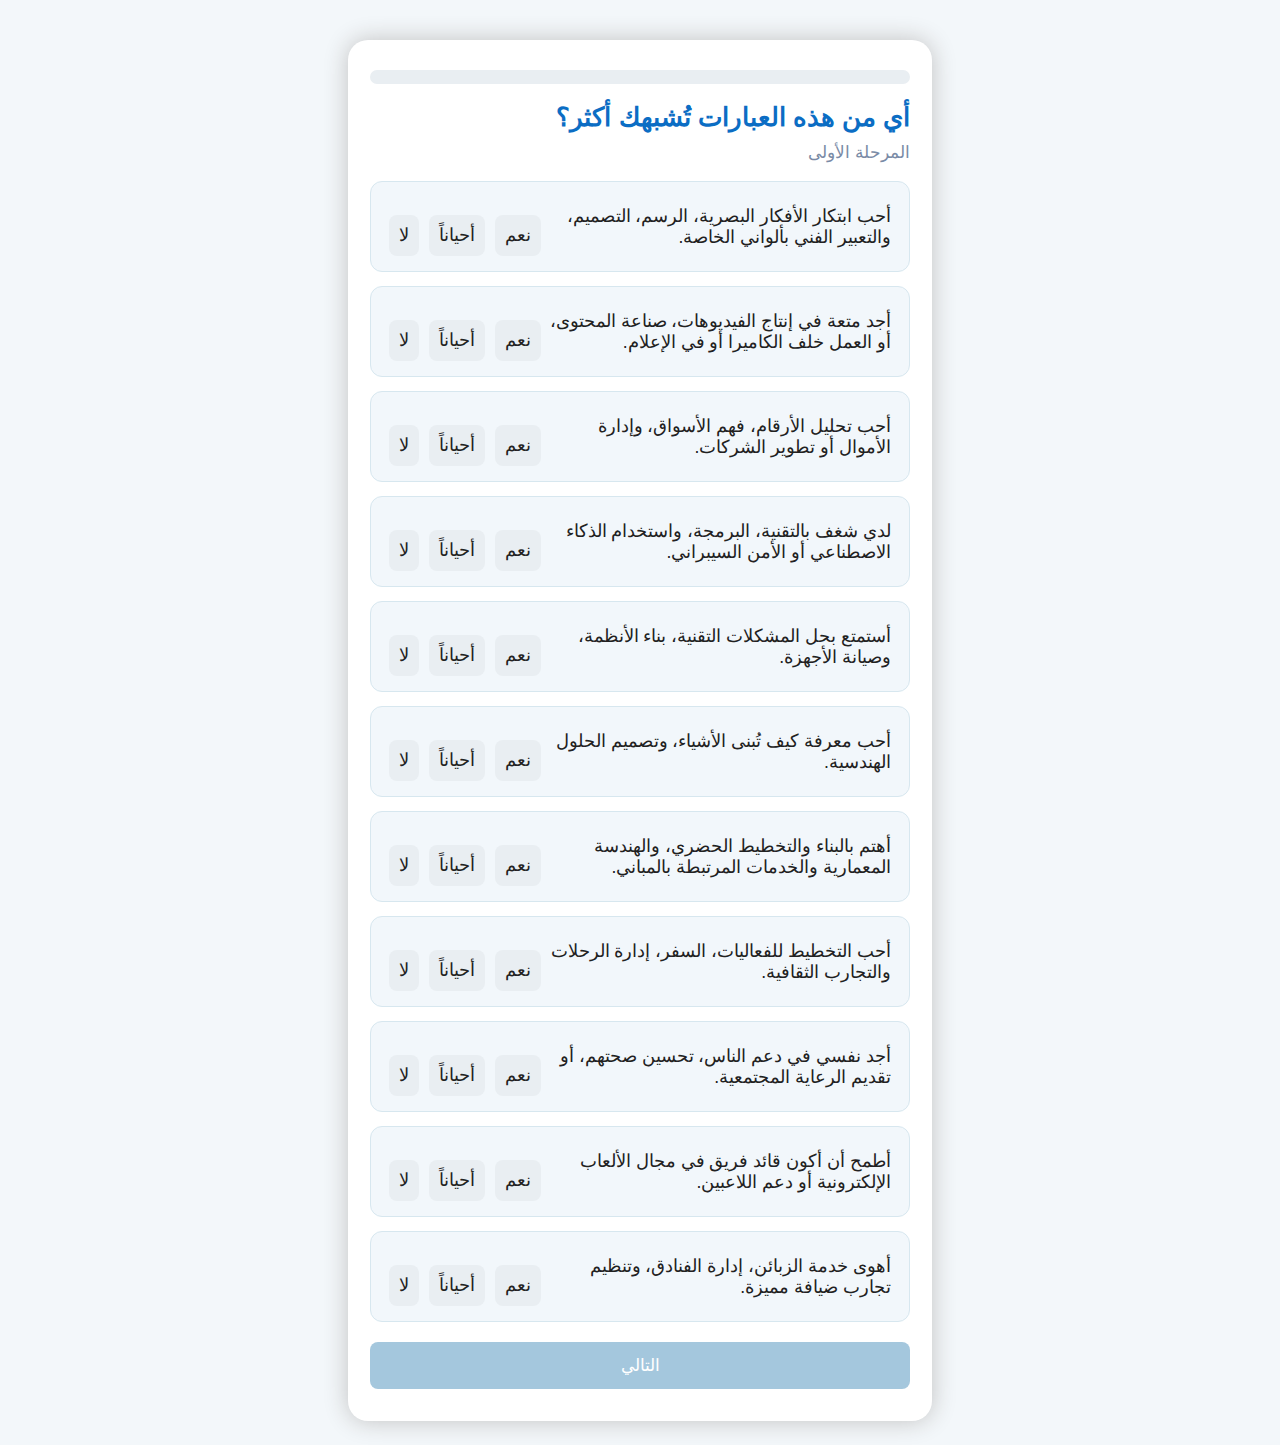
<file: index.html>
<!DOCTYPE html>
<html lang="ar" dir="rtl">
<head>
  <meta charset="UTF-8" />
  <meta name="viewport" content="width=device-width, initial-scale=1" />
  <style>
    body {
      background: #F3F7FA;
      font-family: 'Cairo', Tahoma, Arial, sans-serif;
      color: #212121;
      margin: 0;
      padding: 0;
    }
    .main-container {
      max-width: 540px;
      margin: 40px auto 24px;
      background: #fff;
      border-radius: 20px;
      box-shadow: 0 0 24px #c1c1c1;
      padding: 30px 22px 22px;
    }
    h1, h2 {
      text-align: center;
      color: #0B6DC4;
    }
    .progress-bar {
      width: 100%;
      height: 14px;
      background: #e9eef2;
      border-radius: 8px;
      margin-bottom: 18px;
      overflow: hidden;
    }
    .progress-bar-inner {
      height: 100%;
      background: linear-gradient(90deg, #0B6DC4, #00939B 70%);
      width: 0%;
      transition: width 0.4s;
    }
    .question {
      margin: 18px 0 10px;
      font-size: 1.2em;
      min-height: 50px;
      text-align: right;
    }
    .note {
      background: #ffeeb2;
      color: #8a6d00;
      font-size: 1em;
      border-radius: 7px;
      padding: 7px 11px;
      margin-bottom: 16px;
      margin-top: 3px;
      display: inline-block;
    }
    .option {
      background: #F2F7FB;
      border: 1px solid #d7e7ef;
      border-radius: 12px;
      margin-bottom: 14px;
      padding: 15px 18px;
      font-size: 1.1em;
      cursor: pointer;
      transition: background .2s, border .2s;
      display: flex;
      justify-content: space-between;
      align-items: center;
    }
    .option.selected {
      background: #e1f3fb;
      border: 1.5px solid #0B6DC4;
    }
    .answers-bar {
      display: flex;
      gap: 10px;
      margin: 18px 0 0;
    }
    .answers-bar button {
      flex: 1;
      padding: 10px;
      font-size: 1em;
      border-radius: 8px;
      border: none;
      background: #e9eef2;
      color: #222;
      cursor: pointer;
      transition: background 0.2s;
    }
    .answers-bar button.selected,
    .answers-bar button:active {
      background: #0B6DC4;
      color: #fff;
      font-weight: bold;
    }
    .btn-main {
      background: linear-gradient(90deg, #0B6DC4 70%, #00939B);
      color: #fff;
      border: none;
      padding: 13px 28px;
      font-size: 1.05em;
      border-radius: 8px;
      margin: 20px 0 10px;
      cursor: pointer;
      display: block;
      width: 100%;
    }
    .btn-main:disabled {
      background: #a4c7dd;
      cursor: not-allowed;
    }
    .btn-secondary {
      background: #eee;
      color: #222;
      border: none;
      padding: 11px 20px;
      font-size: 1em;
      border-radius: 8px;
      margin-top: 6px;
      cursor: pointer;
    }
    .result-section {
      text-align: right;
      margin: 20px 0;
      background: #F2F7FB;
      border: 1.5px solid #e9eef2;
      border-radius: 16px;
      padding: 18px 22px;
    }
    .result-section strong {
      color: #0B6DC4;
    }
    .share-btns {
      margin: 18px 0;
      text-align: center;
    }
    .share-btns button {
      margin: 0 8px;
      padding: 8px 16px;
      border-radius: 6px;
      border: none;
      background: #0B6DC4;
      color: #fff;
      cursor: pointer;
    }
    @media (max-width: 700px) {
      .main-container {
        margin: 12px 3px;
        padding: 13px 4px 14px;
      }
      .question {
        font-size: 1.05em;
      }
      .option {
        font-size: 1em;
      }
    }
.main-question {
  font-size: 1.6em;
  color: #0B6DC4;
  font-weight: bold;
  margin-bottom: 10px;
  margin-top: 16px;
  text-align: right;
}

.stage-label {
  font-size: 1.05em;
  color: #7a8ba6;
  margin-bottom: 18px;
  margin-top: 0px;
  text-align: right;
}

/* أساليب حاسبة التكلفة */
#study-calculator {
  max-width: 640px;
  margin: 2.5em auto;
  padding: 2.5em 2em 2em 2em;
  border: 1.5px solid #E9ECEF;
  border-radius: 16px;
  font-family: "Cairo", "Segoe UI", Tahoma, Geneva, Verdana, sans-serif;
  background: #F7F9FB;
  box-shadow: 0 6px 32px rgba(29,53,87,0.08);
  position: relative;
}
#currencyBox {
  position: absolute;
  top: 22px;
  right: 28px;
  font-size: 0.93em;
  z-index: 5;
  background: #F7F9FB;
  padding: 0.2em 0.8em;
  border-radius: 7px;
  border: 1px solid #E9ECEF;
  display: flex;
  align-items: center;
  gap: 0.3em;
  box-shadow: 0 2px 6px rgba(0,0,0,0.02);
}
#currencyBox label {
  font-weight: 600;
  color: #457B9D;
  font-size: 0.95em;
  margin-bottom: 0;
}
#currencySelect {
  border-radius: 5px;
  border: 1px solid #BFC8D6;
  padding: 0.18em 0.9em 0.18em 0.6em;
  font-size: 0.93em;
  background: #fff;
  color: #1D3557;
  margin-left: 0.2em;
  margin-bottom: 0;
}
#liveRate {
  color: #B7B7B7;
  font-size: 0.86em;
  margin-right: 0.8em;
  margin-left: 0.2em;
  margin-bottom: 0;
}
#study-calculator label {
  margin-bottom: .5em;
  font-weight: 700;
  color: #1D3557;
  display: block;
  font-size: 1.09em;
}
#study-calculator select, #study-calculator input[type="text"] {
  width: 100%;
  padding: .8em;
  margin-bottom: 1.2em;
  border: 1.2px solid #BFC8D6;
  border-radius: 6px;
  font-size: 1em;
  background: #fff;
  transition: border 0.2s;
}
#study-calculator select:focus {
  border-color: #457B9D;
  outline: none;
  background: #F7F9FB;
}
#study-calculator button {
  padding: 1em 2em;
  font-size: 1.13em;
  font-weight: 800;
  color: #fff;
  background: linear-gradient(90deg,#1D3557 40%,#457B9D 100%);
  border: none;
  border-radius: 8px;
  cursor: pointer;
  box-shadow: 0 2px 12px rgba(69,123,157,0.07);
  transition: background 0.2s, box-shadow 0.2s;
  margin-top: 1em;
  opacity: 0.6;
}
#study-calculator button:disabled {
  cursor: not-allowed;
  opacity: 0.6;
}
#study-calculator button:enabled {
  opacity: 1;
  cursor: pointer;
}
.calculator-note {
  margin-top: 1em;
  padding: 1em;
  background: #E9ECEF;
  color: #1D3557;
  border: 1.2px solid #BFC8D6;
  border-radius: 7px;
  font-size: 1em;
  line-height: 1.7;
  display: none;
}
#notAvailableNote {
  color:#B63C3C;
  border-color:#F8D7DA;
  background:#F8D7DA;
  display:none;
}
#costDisplay {
  margin-top: 1em;
  line-height: 1.7;
  background: #F7F9FB;
  border-radius: 6px;
  border: 1px solid #BFC8D6;
  padding: 0.8em 1.2em;
  box-shadow: 0 2px 8px rgba(69,123,157,0.08);
}
#costDisplay span {
  display: block;
  color: #1D3557;
  font-weight: 700;
  font-size: 1.08em;
}
@media (max-width: 700px) {
  #currencyBox { position: static; margin-bottom: 1em; }
}
  </style>
</head>
<body>
  <div class="main-container">
    <div class="progress-bar">
      <div class="progress-bar-inner" id="progressBar"></div>
    </div>
    <div id="quizContent"></div>
    <button class="btn-secondary" style="display:none" id="backBtn" onclick="goBack()">رجوع</button>
  </div>

  <!-- حاسبة التكلفة -->
  <div id="study-calculator" style="display:none;">
    <div id="currencyBox">
      <label for="currencySelect">Currency:</label>
      <select id="currencySelect">
        <option value="GBP">GBP</option>
        <option value="SAR">SAR</option>
        <option value="AED">AED</option>
        <option value="IQD">IQD</option>
        <option value="JOD">JOD</option>
        <option value="KWD">KWD</option>
        <option value="QAR">QAR</option>
        <option value="BHD">BHD</option>
      </select>
      <span id="liveRate"></span>
    </div>
    <div style="height:42px"></div>
    <form id="registrationForm" action="" method="GET" target="_blank">
      <label for="degree">Program:</label>
      <select id="degree" name="degree" required>
        <option value="">— Select —</option>
        <option value="bachelor">Bachelor</option>
        <option value="baccalaureate">Baccalaureate</option>
      </select>
      
      <div id="specSection" style="display:none;">
        <label for="specialty">Baccalaureate Major:</label>
        <select id="specialty" name="specialty">
          <option value="">— Select —</option>
          <option value="engineering">Engineering Sciences</option>
          <option value="publicHealth">Public Health</option>
          <option value="business">Business</option>
          <option value="artDesign">Art & Design</option>
          <option value="law">Law</option>
        </select>
        <div id="phNote" class="calculator-note">
          Note: Public Health baccalaureate is considered as a substitute for the first preparatory year for medical specializations.
        </div>
      </div>
      
      <div id="yearsSection" style="display:none;">
        <label for="firstYears">First & Second Year:</label>
        <select id="firstYears" name="firstYears">
          <option value="">— Select —</option>
          <option value="onsite">Onsite in the UK</option>
          <option value="online">Online</option>
        </select>
        <label for="thirdYear">Third Year:</label>
        <select id="thirdYear" name="thirdYear">
          <option value="">— Select —</option>
          <option value="onsite">Onsite in the UK</option>
          <option value="online">Online</option>
        </select>
        <label for="ranking">University Ranking:</label>
        <select id="ranking" name="ranking">
          <option value="top20">Top 20 Universities (QS Rank)</option>
          <option value="top100">Top 100 Universities (QS Rank)</option>
          <option value="top200" selected>Top 200 Universities (QS Rank)</option>
        </select>
        <div id="cambridgeNote" class="calculator-note">
          You can study the first two years online at Cambridge University for an extra £15,000 (not mandatory).
        </div>
        <div id="onsiteNote" class="calculator-note">
          Studying the first two years online is possible via Cambridge or Pearson, then you can complete the third year in the UK and receive the same final degree.
        </div>
        <div id="notAvailableNote" class="calculator-note" style="color:#B63C3C;border-color:#F8D7DA;background:#F8D7DA;">
          Studying the third year online at Top 20 universities is NOT available.
        </div>
      </div>
      
      <div id="costDisplay" style="display:none;">
        <span id="costFirstTwo">—</span>
        <span id="costThird">—</span>
      </div>
      <button type="submit" disabled>Submit Application</button>
    </form>
    
    <div id="generalNotes" class="calculator-note">
      <p id="projNote" style="display:none;">Study is based on projects, not exams for online students.</p>
      <p>An accredited university in your country will be selected before registration.</p>
    </div>
    
    <button class="btn-secondary" onclick="hideCostCalculator()" style="margin-top: 20px;">العودة للنتيجة</button>
  </div>
<script>
// ========== بيانات المرحلة الأولى ==========
const mainOptions = [
  {id:"creative_art", label:"أحب ابتكار الأفكار البصرية، الرسم، التصميم، والتعبير الفني بألواني الخاصة.", emoji:"🎨", field:"Art & Design"},
  {id:"creative_media", label:"أجد متعة في إنتاج الفيديوهات، صناعة المحتوى، أو العمل خلف الكاميرا أو في الإعلام.", emoji:"🎬", field:"Creative Media"},
  {id:"business", label:"أحب تحليل الأرقام، فهم الأسواق، وإدارة الأموال أو تطوير الشركات.", emoji:"📈", field:"Business Management"},
  {id:"digital_tech", label:"لدي شغف بالتقنية، البرمجة، واستخدام الذكاء الاصطناعي أو الأمن السيبراني.", emoji:"💻", field:"Digital Technologies"},
  {id:"it_engineer", label:"أستمتع بحل المشكلات التقنية، بناء الأنظمة، وصيانة الأجهزة.", emoji:"🔧", field:"Information Technology"},
  {id:"engineering", label:"أحب معرفة كيف تُبنى الأشياء، وتصميم الحلول الهندسية.", emoji:"⚙️", field:"Engineering"},
  {id:"construction", label:"أهتم بالبناء والتخطيط الحضري، والهندسة المعمارية والخدمات المرتبطة بالمباني.", emoji:"🏗️", field:"Construction Engineering"},
  {id:"travel_tourism", label:"أحب التخطيط للفعاليات، السفر، إدارة الرحلات والتجارب الثقافية.", emoji:"🧳", field:"Travel & Tourism"},
  {id:"health_social", label:"أجد نفسي في دعم الناس، تحسين صحتهم، أو تقديم الرعاية المجتمعية.", emoji:"💖", field:"Health & Social Care"},
  {id:"esports", label:"أطمح أن أكون قائد فريق في مجال الألعاب الإلكترونية أو دعم اللاعبين.", emoji:"🎮", field:"Esports"},
  {id:"hospitality", label:"أهوى خدمة الزبائن، إدارة الفنادق، وتنظيم تجارب ضيافة مميزة.", emoji:"🏨", field:"Hospitality Management"},
];

const questionsP1 = [
  "أي من هذه العبارات تُشبهك أكثر؟",
  "ما الذي يصف طموحك المستقبلي بشكل أفضل؟",
  "أكثر تطبيق تستخدمه أو تحب أن تستخدمه:",
  "كيف يتحدث عنك أصدقاؤك؟"
];

const optionsTextsP1 = [
  mainOptions.map(opt => opt.label),
  [
    "أن أصبح فنانًا بصريًا أو مصممًا عالميًا (🎨)",
    "أن أؤسس قناة محتوى مشهورة (🎬)",
    "أن أُدير مشروعًا ناجحًا أو أعمل في شركة كبرى (📈)",
    "أن أبتكر حلولًا تقنية متقدمة (💻)",
    "أن أكون مبرمجًا أو مهندس أنظمة ذكية (🔧)",
    "أن أُحدث فرقًا في الصناعة أو التصنيع (⚙️)",
    "أن أبني مدنًا ذكية أو مساكن جميلة (🏗️)",
    "أن أكون منظم رحلات عالمية (🧳)",
    "أن أساعد الناس في حياتهم اليومية (💖)",
    "أن أتنافس في بطولات عالمية للألعاب (🎮)",
    "أن أُدير فندقًا فاخرًا أو منتجعًا سياحيًا (🏨)"
  ],
  [
    "Canva / Procreate (🎨)",
    "TikTok / CapCut (🎬)",
    "Excel / Notion / LinkedIn (📈)",
    "ChatGPT / GitHub / VSCode (💻)",
    "Arduino / File Explorer / Android Studio (🔧)",
    "AutoCAD / Fusion 360 (⚙️)",
    "Planner 5D / Floorplanner (🏗️)",
    "Google Travel / Airbnb (🧳)",
    "7keema / Sehhaty / Daily Care apps (💖)",
    "Discord / Twitch / Steam (🎮)",
    "Booking / Trivago / Yelp (🏨)"
  ],
  [
    "فني ومبدع (🎨)",
    "مضحك ويحب التوثيق (🎬)",
    "عقلاني ومنظم (📈)",
    "مهووس بالتقنية (💻)",
    "مهووس بالإلكترونيات والتجريب (🔧)",
    "يحب الأدوات والصناعة (⚙️)",
    "منظم جدًا ودقيق (🏗️)",
    "مغامر ويحب التنقل (🧳)",
    "طيب القلب ويحب المساعدة (💖)",
    "منافس ومحب للتحدي (🎮)",
    "مضياف ويهتم بالتفاصيل (🏨)"
  ]
];

// ========== بيانات المرحلة الثانية ==========
    const subFieldsData = {
      "Art & Design": {
        question: "أي من هذه الأنشطة يعبّر عنك أكثر ويُشبه طريقتك في التعبير أو الإبداع؟ (اختر واحدة فقط)",
        options: [
          { label:"أحب ابتكار أشكال لأدوات ومنتجات تُستخدم في الحياة اليومية — مثل الأدوات الذكية أو قطع الأثاث العملية.", field:"Product Design" },
          { label:"أستمتع بتصميم المساحات الداخلية للمنازل أو المكاتب، وتنسيق الألوان والأثاث.", field:"Interior Design" },
          { label:"لدي شغف بالأزياء وتصميم الملابس العصرية أو التراثية بطريقة فنية.", field:"Fashion" },
          { label:"أحب تصميم النقوش والأقمشة والأنسجة المتنوعة، وأتخيل طباعتها على الملابس أو المفروشات.", field:"Textiles" },
          { label:"أجد متعة في التقاط الصور وتوثيق اللحظات بلقطات فنية تعبر عن المشاعر.", field:"Photography" },
          { label:"أبرع في رسم الشعارات، الملصقات، وتصميم العناصر البصرية للعلامات التجارية.", field:"Graphic Design" },
          { label:"أستمتع بتصميم واجهات التطبيقات والمواقع أو المحتوى التفاعلي الرقمي.", field:"Digital Design" },
          { label:"أحب الرسم والتلوين وصناعة أعمال فنية حرة تحمل رسائل قوية.", field:"Arts Practice" },
          { label:"لدي أفكار لتصميم أحذية فريدة تجمع بين الجمال والراحة والابتكار.", field:"Footwear Design" },
        ]
      },
      "Creative Media": {
        question:"أي من هذه الأنشطة أو المجالات في الإعلام والإنتاج الإبداعي يُشبهك أكثر؟ (اختر واحدة فقط)",
        options:[
          { label:"أحب العمل في تسجيل الأصوات، إنتاج المؤثرات الصوتية، أو تحسين جودة الصوت.", field:"Sound Media" },
          { label:"أجد شغفًا في الإخراج السينمائي، تصوير الأفلام، وكتابة السيناريوهات.", field:"Film" },
          { label:"أهوى العمل في مجال التلفزيون، سواء خلف الكاميرا أو على الشاشة.", field:"Television" },
          { label:"أستمتع بكتابة المقالات، إعداد التقارير الصحفية، أو التفاعل مع قضايا الرأي العام.", field:"Journalism" },
          { label:"يثيرني إنتاج مشاهد بصرية خيالية مثل الانفجارات أو الشخصيات الافتراضية.", field:"Visual Effects" },
          { label:"أحب تصميم ألعاب الفيديو، سواء على مستوى الفكرة أو الرسومات أو البرمجة.", field:"Game Development" },
          { label:"أبرع في تحريك العناصر البصرية وإنشاء فيديوهات قصيرة باستخدام الرسوم المتحركة.", field:"Motion Graphic" },
          { label:"لدي شغف بالتصوير الفني وتوثيق اللحظات بعدسة الكاميرا.", field:"Media Photography" },
        ]
      },
      "Business Management": {
        question:"أي من هذه الأنشطة أو المهارات تُشبهك أكثر وتشعر أنها تعكس طريقة تفكيرك أو اهتماماتك في الحياة اليومية؟ (اختر واحدة فقط)",
        options:[
          { label:"أستمتع بتحليل الأرقام، إعداد الميزانيات، ومراجعة التقارير المالية بدقة.", field:"Accounting & Finance" },
          { label:"أحب وضع الخطط طويلة المدى، تنظيم فرق العمل، والتفكير في رؤية شاملة للمؤسسة.", field:"Business Management" },
          { label:"لدي شغف بإطلاق أفكار جديدة، تأسيس مشاريع من الصفر، وتحمّل المخاطر من أجل النجاح.", field:"Entrepreneurship & Small Business Management" },
          { label:"أجد نفسي في التعامل مع الأشخاص، حل مشاكلهم داخل بيئة العمل، وتحفيزهم على الأداء الأفضل.", field:"Human Resource Management" },
          { label:"أحب إنشاء حملات إعلانية مبتكرة، وفهم سلوك المستهلك وإقناعه بطريقة جذابة.", field:"Marketing" },
          { label:"أستمتع بالتفاوض، إدارة سلسلة التوريد، وضمان توفير المواد والخدمات في الوقت المناسب.", field:"Procurement & Supply Management" },
          { label:"لدي فضول لفهم القوانين، تنظيم العلاقات بين الأفراد أو الشركات، والدفاع عن الحقوق بوضوح.", field:"Law" }
        ]
      },
      "Digital Technologies": {
        question:"أي من هذه المجالات الرقمية يلفت انتباهك وتشعر أنك ترغب في التميز فيه؟ (اختر واحدة فقط)",
        options:[
          { label:"يهمني فهم البنية التحتية السحابية وتطوير حلول تخزين ذكية وفعالة.", field:"Cloud Networking" },
          { label:"أستمتع بتحليل كميات ضخمة من البيانات للوصول إلى نتائج ذكية تساعد في اتخاذ القرار.", field:"Data Analytics" },
          { label:"لدي شغف بتأمين الأنظمة ضد الهجمات وحماية المعلومات الحساسة.", field:"Cyber Security" },
          { label:"أجد الذكاء الاصطناعي مذهلًا، وأحب تصميم تطبيقات تتعلم وتتفاعل بذكاء.", field:"Artificial Intelligence (AI) Solutions and Applications" },
          { label:"أهوى إدارة المحتوى الرقمي، والتفاعل مع العملاء عبر الوسائط الرقمية باحترافية.", field:"Digital Communications Management" },
          { label:"أبرع في استخدام التكنولوجيا لدعم اتخاذ القرار داخل المؤسسات، وتحقيق التغيير التنظيمي.", field:"Business Analytics and Change Management" },
          { label:"أحب برمجة التطبيقات، وتصميم حلول برمجية متكاملة لمعالجة مشاكل المستخدمين.", field:"Software Development and Programming" },
        ]
      },
      "Information Technology": {
        question:"أي من هذه الجوانب التقنية يثير اهتمامك أكثر وتشعر أنك تبرع فيه أو ترغب بتعلّمه؟ (اختر واحدة فقط)",
        options:[
          { label:"أحب التعامل مع الحواسيب بشكل عام، وتعلم أساسيات البرمجة وحل مشاكل التشغيل.", field:"General Computing" },
          { label:"أستمتع ببناء برامج معقدة وتصميم أنظمة برمجية تشتغل بكفاءة عالية.", field:"Software Engineering" },
          { label:"أجد متعة في تجربة التطبيقات واكتشاف الأخطاء البرمجية وتحسين الأداء.", field:"Applications Development & Testing" },
          { label:"أحب تحليل البيانات لفهم الاتجاهات، واتخاذ قرارات قائمة على الأرقام.", field:"Data Analytics" },
          { label:"يثيرني بناء الشبكات، إدارة الاتصال بين الأنظمة، وضمان عمل الإنترنت بسلاسة.", field:"Network Engineering" },
          { label:"لدي فضول لاكتشاف الثغرات، حماية الأنظمة من الهجمات، وتأمين المعلومات الرقمية.", field:"Cyber Security" },
        ]
      },
      "Engineering": {
        question:"أي من هذه المجالات الهندسية يُشبه طريقة تفكيرك أو ما يلفت انتباهك في العالم من حولك؟ (اختر واحدة فقط)",
        options:[
          { label:"أحب النظرة العامة لتصميم الأنظمة وحل المشكلات متعددة التخصصات بطريقة شاملة.", field:"General Engineering" },
          { label:"أجد شغفًا بتطوير أدوات ومعدات تُستخدم في خطوط الإنتاج والمصانع.", field:"Manufacturing Engineering" },
          { label:"يهمني دمج الإلكترونيات مع الميكانيكا لإنشاء أنظمة ذكية وذاتية الحركة.", field:"Mechatronics" },
          { label:"أستمتع بفهم آلية عمل المحركات والأجزاء المتحركة وتطوير آلات دقيقة.", field:"Mechanical" },
          { label:"لدي رغبة في تحسين الكفاءة في بيئات الإنتاج وتحليل تدفق العمليات الصناعية.", field:"Operations Engineering" },
          { label:"أجد نفسي مهتمًا بالتصنيع عالي التقنية وعلوم المواد وأشباه الموصلات.", field:"Semiconductor Technologies" },
          { label:"أحب تطوير أنظمة مدمجة صغيرة تُستخدم في الأجهزة الذكية أو التقنية الطبية.", field:"Embedded Electronic Systems" },
          { label:"أحب تصميم الدوائر الكهربائية والإلكترونية وحل مشاكل الطاقة والتحكم.", field:"Electrical & Electronic Engineering" }
        ]
      },
      "Construction Engineering": {
        question:"أي من هذه الأنشطة أو الأدوار في مشاريع البناء والعمران تُشبهك وتشعرك بالحماس؟ (اختر واحدة فقط)",
        options:[
          { label:"أحب تصميم الأبنية وتخطيط المساحات ومتابعة تفاصيل الإنشاء منذ البداية.", field:"Civil Engineering" },
          { label:"أجد شغفًا في إدارة مواقع البناء وضمان تنفيذ المشروع وفق الميزانية والجدول الزمني.", field:"Construction Management" },
          { label:"أهوى الرسم المعماري وتحويل الأفكار إلى تصاميم ثلاثية الأبعاد توضح تفاصيل البناء.", field:"Architectural Technology" },
          { label:"أستمتع بتخطيط أنظمة التهوية والتكييف وضمان بيئة مريحة داخل المباني.", field:"Building Services Engineering – HVAC" },
          { label:"أحب التعامل مع الأنظمة الكهربائية داخل المباني، مثل الإضاءة والتوصيلات الآمنة.", field:"Building Services Engineering – Electrical" },
          { label:"لدي اهتمام بالمساحة وقياس الأراضي بدقة، وتحديد الحدود باستخدام أدوات تقنية.", field:"Surveying" }
        ]
      },
      "Travel & Tourism": {
        question:"أي من هذه الجوانب في عالم السفر والسياحة يجذبك أكثر وتشعر أنه يناسب شغفك؟ (اختر واحدة فقط)",
        options:[
          { label:"أحلم بالعمل في مجال الطيران أو إدارة العمليات داخل المطارات وشركات الطيران.", field:"Aviation" },
          { label:"أحب تنسيق الرحلات والتجارب السياحية، والتأكد من رضا الزبائن عنها.", field:"Destination Management" },
          { label:"أستمتع بتنظيم فعاليات ومؤتمرات وسهرات تجذب الحضور وتعكس صورة احترافية.", field:"Events" },
          { label:"لدي شغف بالتراث الثقافي، وأحب تسليط الضوء على تاريخ وثقافة الشعوب.", field:"Innovation, Culture & Heritage" },
          { label:"أهتم بتطوير السياحة البيئية أو الثقافية بطريقة تراعي الاستدامة.", field:"Sustainable Management" },
          { label:"أحب العمل في تنظيم الرحلات والجولات، والتفاعل مع مجموعات من السائحين.", field:"Tour Operations" }
        ]
      },
      "Health & Social Care": {
        question:"ما الذي يحفزك أكثر في هذا المجال؟",
        options:[
          { label:"أحب العمل مع الناس، وتقديم الدعم الصحي أو النفسي لمن يحتاجونه، سواء في المراكز المجتمعية أو البيئات الطبية، وأسعى دائمًا لتحسين جودة حياة الآخرين.", field:"Integrated Health & Social Care Practice" }
        ]
      },
      "Esports": {
        question:"ما الجزء الذي يشدك أكثر في عالم الألعاب الإلكترونية ورياضات المحترفين؟ (اختر واحدة فقط)",
        options:[
          { label:"أحب المنافسة الجماعية، وقيادة فريق في بطولات الألعاب الإلكترونية الكبرى.", field:"Esports – General" },
          { label:"أستمتع بإدارة العمليات وراء الكواليس، وضمان سير بطولات الألعاب بكفاءة عالية.", field:"Operations Management" },
          { label:"لدي اهتمام بإنتاج محتوى بصري للألعاب، مثل البث المباشر أو إعداد الفيديوهات الاحترافية.", field:"Production" },
          { label:"أهتم بصحة اللاعبين الذهنية والبدنية، وتقديم الدعم لهم خلال التدريبات والبطولات.", field:"Athlete Support and Development" }
        ]
      },
      "Hospitality Management": {
        question:"ما الذي يجذبك في مجال الضيافة وإدارة الفنادق؟",
        options:[
          { label:"أحب التخطيط لتجارب مميزة للضيوف، إدارة الفرق في الفنادق والمطاعم، وتقديم خدمات راقية تعكس الاحتراف والكرم، سواء في أماكن محلية أو عالمية.", field:"Hospitality Management" }
        ]
      }
    };

// ========== نتائج المرحلة الثالثة ==========
const resultsData = {
  // إدارة الأعمال
  "Accounting & Finance": `
<div style="width:360px;height:670px;margin:auto;background:linear-gradient(180deg,#ffffff 70%, #f3f7fa 100%);border-radius:36px;box-shadow:0 12px 40px #0b6dc455;border:4px solid #f6b20c;display:flex;flex-direction:column;align-items:center;padding:0;font-family:'Cairo', Arial, sans-serif;position:relative;overflow:hidden;">
  <div style="width:100%; height:54px;background:linear-gradient(90deg,#f6b20c,#ffe28d);color:#fff; font-size:1.3em; font-weight:900;display:flex; align-items:center; justify-content:center;border-radius:36px 36px 0 0;letter-spacing:1.1px;">
    تخصصك المثالي حسب شخصيتك
  </div>
  <div style="margin-top:16px; margin-bottom:6px;">
    <span style="font-size:52px; color:#0b6dc4; text-shadow:0 4px 14px #0b6dc444;">📊</span>
  </div>
  <div style="width:90%; margin-bottom:10px;">
    <div style="color:#0b6dc4; font-size:1em; font-weight:600; text-align:center;">
      Accounting & Finance – المحاسبة والتمويل
    </div>
  </div>
  <div style="width:90%; margin-bottom:7px; background:#f9f9fc; padding:7px 12px; border-radius:14px;">
    <div style="color:#444; font-size:1.03em; font-weight:800; margin-bottom:2px; text-align:center;">🧩 لماذا هذا التخصص؟</div>
    <div style="color:#2b3e54; font-size:0.93em; line-height:1.6; text-align:right;">
      مهارتك التحليلية وشغفك بالأرقام يمنحانك قدرة فريدة على فهم الأسواق وتحليل البيانات المالية بذكاء احترافي.
    </div>
  </div>
  <div style="width:90%; margin-bottom:7px; background:#f9f9fc; padding:7px 12px; border-radius:14px;">
    <div style="color:#444; font-size:1.03em; font-weight:800; margin-bottom:2px; text-align:center;">💰 الراتب المتوقع</div>
    <div style="color:#2b3e54; font-size:0.93em; line-height:1.6; text-align:right;">
      تبدأ الرواتب من <span style='color:#e68a00;font-weight:bold;'>30,000</span> إلى
      <span style='color:#28a745;font-weight:bold;'>65,000</span> جنيه إسترليني سنويًا، مع فرص نمو مذهلة.
    </div>
  </div>
  <div style="width:90%; margin-bottom:7px; background:#f9f9fc; padding:7px 12px; border-radius:14px;">
    <div style="color:#444; font-size:1.03em; font-weight:800; margin-bottom:2px; text-align:center;">🎓 الدراسة في بريطانيا</div>
    <div style="color:#2b3e54; font-size:0.93em; line-height:1.6; text-align:right;">
      الجامعات البريطانية تتيح لك برامج معترف بها عالميًا، ونحن ندعمك خطوة بخطوة للتسجيل والقبول.
    </div>
  </div>
  <div style="width:90%; margin-bottom:7px; background:#f9f9fc; padding:7px 12px; border-radius:14px;">
    <div style="color:#444; font-size:1.03em; font-weight:800; margin-bottom:2px; text-align:center;">🚀 مستقبلك المهني</div>
    <div style="color:#2b3e54; font-size:0.93em; line-height:1.6; text-align:right;">
      المستقبل ينتظرك كمدير مالي أو محلل استثماري في شركات عالمية كبرى.
    </div>
  </div>
  <div style="color:#0b6dc4; font-size:1.04em; font-weight:800; text-align:center; margin:10px 0 2px 0;">
    🌟 مستقبلك المالي يبدأ اليوم!
  </div>
  <div style="margin-top:2px; margin-bottom:5px; display:flex; flex-direction:column; align-items:center;">
    <button onclick="showCostCalculator()" style="text-decoration:none; background:#f6b20c; padding:8px 16px; color:white; font-weight:800; border-radius:22px; font-size:0.92em; box-shadow:0 2px 8px #f6b20c88; border:none; cursor:pointer;">
      احسب تكلفة دراستك في بريطانيا
    </button>
    <div style="font-size:0.75em; color:#666; margin-top:4px; letter-spacing:0.3px;">
      isgateway.org
    </div>
  </div>
</div>`,

  "Business Management": `
<div style="width:360px;height:670px;margin:auto;background:linear-gradient(180deg,#ffffff 70%, #f3f7fa 100%);border-radius:36px;box-shadow:0 12px 40px #0b6dc455;border:4px solid #f6b20c;display:flex;flex-direction:column;align-items:center;padding:0;font-family:'Cairo', Arial, sans-serif;position:relative;overflow:hidden;">
  <div style="width:100%; height:54px;background:linear-gradient(90deg,#f6b20c,#ffe28d);color:#fff; font-size:1.3em; font-weight:900;display:flex; align-items:center; justify-content:center;border-radius:36px 36px 0 0;letter-spacing:1.1px;">
    تخصصك المثالي حسب شخصيتك
  </div>
  <div style="margin-top:16px; margin-bottom:6px;">
    <span style="font-size:52px; color:#0b6dc4; text-shadow:0 4px 14px #0b6dc444;">🧑‍💼</span>
  </div>
  <div style="width:90%; margin-bottom:10px;">
    <div style="color:#0b6dc4; font-size:1em; font-weight:600; text-align:center;">
      Business Management – إدارة الأعمال
    </div>
  </div>
  <div style="width:90%; margin-bottom:7px; background:#f9f9fc; padding:7px 12px; border-radius:14px;">
    <div style="color:#444; font-size:1.03em; font-weight:800; margin-bottom:2px; text-align:center;">🧩 لماذا هذا التخصص؟</div>
    <div style="color:#2b3e54; font-size:0.93em; line-height:1.6; text-align:right;">
      لديك روح قيادية ونظرة إدارية استراتيجية تؤهلك للنجاح في عالم الأعمال الحديث.
    </div>
  </div>
  <div style="width:90%; margin-bottom:7px; background:#f9f9fc; padding:7px 12px; border-radius:14px;">
    <div style="color:#444; font-size:1.03em; font-weight:800; margin-bottom:2px; text-align:center;">💰 الراتب المتوقع</div>
    <div style="color:#2b3e54; font-size:0.93em; line-height:1.6; text-align:right;">
      يبدأ الراتب من <span style='color:#e68a00;font-weight:bold;'>29,000</span> إلى <span style='color:#28a745;font-weight:bold;'>70,000</span> جنيه إسترليني سنويًا مع فرص نمو متسارعة.
    </div>
  </div>
  <div style="width:90%; margin-bottom:7px; background:#f9f9fc; padding:7px 12px; border-radius:14px;">
    <div style="color:#444; font-size:1.03em; font-weight:800; margin-bottom:2px; text-align:center;">🎓 الدراسة في بريطانيا</div>
    <div style="color:#2b3e54; font-size:0.93em; line-height:1.6; text-align:right;">
      نوفر لك كامل الدعم للتسجيل في جامعات بريطانية رائدة عالميًا في الإدارة.
    </div>
  </div>
  <div style="width:90%; margin-bottom:7px; background:#f9f9fc; padding:7px 12px; border-radius:14px;">
    <div style="color:#444; font-size:1.03em; font-weight:800; margin-bottom:2px; text-align:center;">🚀 مستقبلك المهني</div>
    <div style="color:#2b3e54; font-size:0.93em; line-height:1.6; text-align:right;">
      نراك في المستقبل قائدًا ومديرًا تنفيذيًا يحقق إنجازات عظيمة في شركات عالمية.
    </div>
  </div>
  <div style="color:#0b6dc4; font-size:1.04em; font-weight:800; text-align:center; margin:10px 0 2px 0;">
    🌟 القيادة تبدأ بخطوة جريئة!
  </div>
  <div style="margin-top:2px; margin-bottom:5px; display:flex; flex-direction:column; align-items:center;">
    <button onclick="showCostCalculator()" style="text-decoration:none; background:#f6b20c; padding:8px 16px; color:white; font-weight:800; border-radius:22px; font-size:0.92em; box-shadow:0 2px 8px #f6b20c88; border:none; cursor:pointer;">
      احسب تكلفة دراستك في بريطانيا
    </button>
    <div style="font-size:0.75em; color:#666; margin-top:4px; letter-spacing:0.3px;">
      isgateway.org
    </div>
  </div>
</div>`,

  "Entrepreneurship & Small Business Management": `
<div style="width:360px;height:670px;margin:auto;background:linear-gradient(180deg,#ffffff 70%, #f3f7fa 100%);border-radius:36px;box-shadow:0 12px 40px #0b6dc455;border:4px solid #f6b20c;display:flex;flex-direction:column;align-items:center;padding:0;font-family:'Cairo', Arial, sans-serif;position:relative;overflow:hidden;">
  <div style="width:100%; height:54px;background:linear-gradient(90deg,#f6b20c,#ffe28d);color:#fff; font-size:1.3em; font-weight:900;display:flex; align-items:center; justify-content:center;border-radius:36px 36px 0 0;letter-spacing:1.1px;">
    تخصصك المثالي حسب شخصيتك
  </div>
  <div style="margin-top:16px; margin-bottom:6px;">
    <span style="font-size:52px; color:#0b6dc4; text-shadow:0 4px 14px #0b6dc444;">🚀</span>
  </div>
  <div style="width:90%; margin-bottom:10px;">
    <div style="color:#0b6dc4; font-size:1em; font-weight:600; text-align:center;">
      Entrepreneurship & Small Business Management – ريادة الأعمال
    </div>
  </div>
  <div style="width:90%; margin-bottom:7px; background:#f9f9fc; padding:7px 12px; border-radius:14px;">
    <div style="color:#444; font-size:1.03em; font-weight:800; margin-bottom:2px; text-align:center;">🧩 لماذا هذا التخصص؟</div>
    <div style="color:#2b3e54; font-size:0.93em; line-height:1.6; text-align:right;">
      لديك روح المبادرة والإبداع. تبحث دومًا عن الأفكار الجديدة وتحوّلها إلى مشاريع ناجحة.
    </div>
  </div>
  <div style="width:90%; margin-bottom:7px; background:#f9f9fc; padding:7px 12px; border-radius:14px;">
    <div style="color:#444; font-size:1.03em; font-weight:800; margin-bottom:2px; text-align:center;">💰 الراتب المتوقع</div>
    <div style="color:#2b3e54; font-size:0.93em; line-height:1.6; text-align:right;">
      قد تبدأ برواتب <span style='color:#e68a00;font-weight:bold;'>26,000</span> – <span style='color:#28a745;font-weight:bold;'>32,000</span> جنيه إسترليني. مع نجاح مشاريعك، قد يتجاوز دخلك <span style='color:#28a745;font-weight:bold;'>100,000</span> سنويًا.
    </div>
  </div>
  <div style="width:90%; margin-bottom:7px; background:#f9f9fc; padding:7px 12px; border-radius:14px;">
    <div style="color:#444; font-size:1.03em; font-weight:800; margin-bottom:2px; text-align:center;">🎓 الدراسة في بريطانيا</div>
    <div style="color:#2b3e54; font-size:0.93em; line-height:1.6; text-align:right;">
      بريطانيا تمنحك الفرصة للتعلم من أنجح رواد الأعمال في جامعاتها المرموقة عالميًا.
    </div>
  </div>
  <div style="width:90%; margin-bottom:7px; background:#f9f9fc; padding:7px 12px; border-radius:14px;">
    <div style="color:#444; font-size:1.03em; font-weight:800; margin-bottom:2px; text-align:center;">🚀 مستقبلك المهني</div>
    <div style="color:#2b3e54; font-size:0.93em; line-height:1.6; text-align:right;">
      نراك مؤسسًا لشركة ناشئة مبتكرة تترك بصمتك في العالم.
    </div>
  </div>
  <div style="color:#0b6dc4; font-size:1.04em; font-weight:800; text-align:center; margin:10px 0 2px 0;">
    🌟 ابدأ مشروعك وغير العالم!
  </div>
  <div style="margin-top:2px; margin-bottom:5px; display:flex; flex-direction:column; align-items:center;">
    <button onclick="showCostCalculator()" style="text-decoration:none; background:#f6b20c; padding:8px 16px; color:white; font-weight:800; border-radius:22px; font-size:0.92em; box-shadow:0 2px 8px #f6b20c88; border:none; cursor:pointer;">
      احسب تكلفة دراستك في بريطانيا
    </button>
    <div style="font-size:0.75em; color:#666; margin-top:4px; letter-spacing:0.3px;">
      isgateway.org
    </div>
  </div>
</div>`,

  "Human Resource Management": `
<div style="width:360px;height:670px;margin:auto;background:linear-gradient(180deg,#ffffff 70%, #f3f7fa 100%);border-radius:36px;box-shadow:0 12px 40px #0b6dc455;border:4px solid #f6b20c;display:flex;flex-direction:column;align-items:center;padding:0;font-family:'Cairo', Arial, sans-serif;position:relative;overflow:hidden;">
  <div style="width:100%; height:54px;background:linear-gradient(90deg,#f6b20c,#ffe28d);color:#fff; font-size:1.3em; font-weight:900;display:flex; align-items:center; justify-content:center;border-radius:36px 36px 0 0;letter-spacing:1.1px;">
    تخصصك المثالي حسب شخصيتك
  </div>
  <div style="margin-top:16px; margin-bottom:6px;">
    <span style="font-size:52px; color:#0b6dc4; text-shadow:0 4px 14px #0b6dc444;">🤝</span>
  </div>
  <div style="width:90%; margin-bottom:10px;">
    <div style="color:#0b6dc4; font-size:1em; font-weight:600; text-align:center;">
      Human Resource Management – إدارة الموارد البشرية
    </div>
  </div>
  <div style="width:90%; margin-bottom:7px; background:#f9f9fc; padding:7px 12px; border-radius:14px;">
    <div style="color:#444; font-size:1.03em; font-weight:800; margin-bottom:2px; text-align:center;">🧩 لماذا هذا التخصص؟</div>
    <div style="color:#2b3e54; font-size:0.93em; line-height:1.6; text-align:right;">
      مهاراتك الاجتماعية وقدرتك على التواصل الفعال تؤهلك لبناء فرق عمل ناجحة وتطوير الكفاءات.
    </div>
  </div>
  <div style="width:90%; margin-bottom:7px; background:#f9f9fc; padding:7px 12px; border-radius:14px;">
    <div style="color:#444; font-size:1.03em; font-weight:800; margin-bottom:2px; text-align:center;">💰 الراتب المتوقع</div>
    <div style="color:#2b3e54; font-size:0.93em; line-height:1.6; text-align:right;">
      تبدأ الرواتب من <span style='color:#e68a00;font-weight:bold;'>26,000</span> إلى <span style='color:#28a745;font-weight:bold;'>60,000</span> جنيه إسترليني سنويًا.
    </div>
  </div>
  <div style="width:90%; margin-bottom:7px; background:#f9f9fc; padding:7px 12px; border-radius:14px;">
    <div style="color:#444; font-size:1.03em; font-weight:800; margin-bottom:2px; text-align:center;">🎓 الدراسة في بريطانيا</div>
    <div style="color:#2b3e54; font-size:0.93em; line-height:1.6; text-align:right;">
      بريطانيا تمنحك أحدث مهارات الإدارة والتعامل مع الكفاءات في بيئة عمل عالمية.
    </div>
  </div>
  <div style="width:90%; margin-bottom:7px; background:#f9f9fc; padding:7px 12px; border-radius:14px;">
    <div style="color:#444; font-size:1.03em; font-weight:800; margin-bottom:2px; text-align:center;">🚀 مستقبلك المهني</div>
    <div style="color:#2b3e54; font-size:0.93em; line-height:1.6; text-align:right;">
      نراك مديرًا للموارد البشرية في شركات رائدة عالميًا.
    </div>
  </div>
  <div style="color:#0b6dc4; font-size:1.04em; font-weight:800; text-align:center; margin:10px 0 2px 0;">
    🌟 أنت صانع الفارق في بيئة العمل!
  </div>
  <div style="margin-top:2px; margin-bottom:5px; display:flex; flex-direction:column; align-items:center;">
    <button onclick="showCostCalculator()" style="text-decoration:none; background:#f6b20c; padding:8px 16px; color:white; font-weight:800; border-radius:22px; font-size:0.92em; box-shadow:0 2px 8px #f6b20c88; border:none; cursor:pointer;">
      احسب تكلفة دراستك في بريطانيا
    </button>
    <div style="font-size:0.75em; color:#666; margin-top:4px; letter-spacing:0.3px;">
      isgateway.org
    </div>
  </div>
</div>`,

  "Marketing": `
<div style="width:360px;height:670px;margin:auto;background:linear-gradient(180deg,#ffffff 70%, #f3f7fa 100%);border-radius:36px;box-shadow:0 12px 40px #0b6dc455;border:4px solid #f6b20c;display:flex;flex-direction:column;align-items:center;padding:0;font-family:'Cairo', Arial, sans-serif;position:relative;overflow:hidden;">
  <div style="width:100%; height:54px;background:linear-gradient(90deg,#f6b20c,#ffe28d);color:#fff; font-size:1.3em; font-weight:900;display:flex; align-items:center; justify-content:center;border-radius:36px 36px 0 0;letter-spacing:1.1px;">
    تخصصك المثالي حسب شخصيتك
  </div>
  <div style="margin-top:16px; margin-bottom:6px;">
    <span style="font-size:52px; color:#e68a00; text-shadow:0 4px 14px #f6b20c44;">📢</span>
  </div>
  <div style="width:90%; margin-bottom:10px;">
    <div style="color:#0b6dc4; font-size:1em; font-weight:600; text-align:center;">
      Marketing – التسويق
    </div>
  </div>
  <div style="width:90%; margin-bottom:7px; background:#f9f9fc; padding:7px 12px; border-radius:14px;">
    <div style="color:#444; font-size:1.03em; font-weight:800; margin-bottom:2px; text-align:center;">🧩 لماذا هذا التخصص؟</div>
    <div style="color:#2b3e54; font-size:0.93em; line-height:1.6; text-align:right;">
      إبداعك وأفكارك الجذابة تقودك لابتكار حملات تسويقية ناجحة تواكب العصر الرقمي.
    </div>
  </div>
  <div style="width:90%; margin-bottom:7px; background:#f9f9fc; padding:7px 12px; border-radius:14px;">
    <div style="color:#444; font-size:1.03em; font-weight:800; margin-bottom:2px; text-align:center;">💰 الراتب المتوقع</div>
    <div style="color:#2b3e54; font-size:0.93em; line-height:1.6; text-align:right;">
      يبدأ الراتب من <span style='color:#e68a00;font-weight:bold;'>25,000</span> إلى <span style='color:#28a745;font-weight:bold;'>50,000</span> جنيه إسترليني سنويًا.
    </div>
  </div>
  <div style="width:90%; margin-bottom:7px; background:#f9f9fc; padding:7px 12px; border-radius:14px;">
    <div style="color:#444; font-size:1.03em; font-weight:800; margin-bottom:2px; text-align:center;">🎓 الدراسة في بريطانيا</div>
    <div style="color:#2b3e54; font-size:0.93em; line-height:1.6; text-align:right;">
      بريطانيا هي البوابة للابتكار في مجال التسويق، مع جامعات عريقة ومناهج متطورة.
    </div>
  </div>
  <div style="width:90%; margin-bottom:7px; background:#f9f9fc; padding:7px 12px; border-radius:14px;">
    <div style="color:#444; font-size:1.03em; font-weight:800; margin-bottom:2px; text-align:center;">🚀 مستقبلك المهني</div>
    <div style="color:#2b3e54; font-size:0.93em; line-height:1.6; text-align:right;">
      نراك مديرًا تسويقيًا مشهورًا يقود حملات عالمية مؤثرة.
    </div>
  </div>
  <div style="color:#0b6dc4; font-size:1.04em; font-weight:800; text-align:center; margin:10px 0 2px 0;">
    🌟 كن صانع النجاح للعلامات التجارية!
  </div>
  <div style="margin-top:2px; margin-bottom:5px; display:flex; flex-direction:column; align-items:center;">
    <button onclick="showCostCalculator()" style="text-decoration:none; background:#f6b20c; padding:8px 16px; color:white; font-weight:800; border-radius:22px; font-size:0.92em; box-shadow:0 2px 8px #f6b20c88; border:none; cursor:pointer;">
      احسب تكلفة دراستك في بريطانيا
    </button>
    <div style="font-size:0.75em; color:#666; margin-top:4px; letter-spacing:0.3px;">
      isgateway.org
    </div>
  </div>
</div>`,

  "Procurement & Supply Management": `
<div style="width:360px;height:670px;margin:auto;background:linear-gradient(180deg,#ffffff 70%, #f3f7fa 100%);border-radius:36px;box-shadow:0 12px 40px #0b6dc455;border:4px solid #f6b20c;display:flex;flex-direction:column;align-items:center;padding:0;font-family:'Cairo', Arial, sans-serif;position:relative;overflow:hidden;">
  <div style="width:100%; height:54px;background:linear-gradient(90deg,#f6b20c,#ffe28d);color:#fff; font-size:1.3em; font-weight:900;display:flex; align-items:center; justify-content:center;border-radius:36px 36px 0 0;letter-spacing:1.1px;">
    تخصصك المثالي حسب شخصيتك
  </div>
  <div style="margin-top:16px; margin-bottom:6px;">
    <span style="font-size:52px; color:#0b6dc4; text-shadow:0 4px 14px #0b6dc444;">📦</span>
  </div>
  <div style="width:90%; margin-bottom:10px;">
    <div style="color:#0b6dc4; font-size:1em; font-weight:600; text-align:center;">
      Procurement & Supply Management – إدارة المشتريات والإمداد
    </div>
  </div>
  <div style="width:90%; margin-bottom:7px; background:#f9f9fc; padding:7px 12px; border-radius:14px;">
    <div style="color:#444; font-size:1.03em; font-weight:800; margin-bottom:2px; text-align:center;">🧩 لماذا هذا التخصص؟</div>
    <div style="color:#2b3e54; font-size:0.93em; line-height:1.6; text-align:right;">
      قدرتك التنظيمية المميزة تؤهلك للتفوق في مجال إدارة سلاسل الإمداد والمشتريات.
    </div>
  </div>
  <div style="width:90%; margin-bottom:7px; background:#f9f9fc; padding:7px 12px; border-radius:14px;">
    <div style="color:#444; font-size:1.03em; font-weight:800; margin-bottom:2px; text-align:center;">💰 الراتب المتوقع</div>
    <div style="color:#2b3e54; font-size:0.93em; line-height:1.6; text-align:right;">
      تبدأ الرواتب من <span style='color:#e68a00;font-weight:bold;'>28,000</span> إلى <span style='color:#28a745;font-weight:bold;'>65,000</span> جنيه إسترليني سنويًا.
    </div>
  </div>
  <div style="width:90%; margin-bottom:7px; background:#f9f9fc; padding:7px 12px; border-radius:14px;">
    <div style="color:#444; font-size:1.03em; font-weight:800; margin-bottom:2px; text-align:center;">🎓 الدراسة في بريطانيا</div>
    <div style="color:#2b3e54; font-size:0.93em; line-height:1.6; text-align:right;">
      أفضل مكان لتطوير هذا التخصص هو المملكة المتحدة مع جامعاتها المرموقة عالميًا.
    </div>
  </div>
  <div style="width:90%; margin-bottom:7px; background:#f9f9fc; padding:7px 12px; border-radius:14px;">
    <div style="color:#444; font-size:1.03em; font-weight:800; margin-bottom:2px; text-align:center;">🚀 مستقبلك المهني</div>
    <div style="color:#2b3e54; font-size:0.93em; line-height:1.6; text-align:right;">
      نراك مديرًا دوليًا لسلاسل الإمداد في شركات عالمية كبيرة.
    </div>
  </div>
  <div style="color:#0b6dc4; font-size:1.04em; font-weight:800; text-align:center; margin:10px 0 2px 0;">
    🌟 كن خبير سلاسل الإمداد العالمية!
  </div>
  <div style="margin-top:2px; margin-bottom:5px; display:flex; flex-direction:column; align-items:center;">
    <button onclick="showCostCalculator()" style="text-decoration:none; background:#f6b20c; padding:8px 16px; color:white; font-weight:800; border-radius:22px; font-size:0.92em; box-shadow:0 2px 8px #f6b20c88; border:none; cursor:pointer;">
      احسب تكلفة دراستك في بريطانيا
    </button>
    <div style="font-size:0.75em; color:#666; margin-top:4px; letter-spacing:0.3px;">
      isgateway.org
    </div>
  </div>
</div>`,

  "Law": `مجال القانون (Law)<br><br>
تهانينا! شغفك بالعدالة والقوانين وجهك نحو التخصص في القانون. بريطانيا ذات السمعة الدولية في الدراسات القانونية هي خيارك المثالي، ونحن هنا لدعمك في التسجيل والدراسة. تبدأ الرواتب من 28 إلى 35 ألف جنيه إسترليني إسترليني للمتدربين، وتتجاوز 90 ألف جنيه إسترليني سنويًا كمحامٍ متمرس، وقد تصل لأكثر من 140 ألف جنيه إسترليني في الشركات الكبرى. نراك مستقبلًا محاميًا دوليًا أو قاضيًا بارزًا.`,

  // تقنية المعلومات
  "General Computing": `مجال الحوسبة العامة (General Computing)<br><br>
تهانينا! مهاراتك التقنية العالية وجهتك لتخصص الحوسبة العامة. المملكة المتحدة معروفة بريادتها في هذا المجال، ويمكنك الالتحاق بأفضل جامعاتها سواء حضوريًا أو عبر الإنترنت من خلال شركتنا البريطانية. تبدأ الرواتب بين 30 و36 ألف جنيه إسترليني إسترليني سنويًا، وتصل إلى أكثر من 65 ألف جنيه إسترليني مع الخبرة. نراك خبيرًا في الأنظمة المعلوماتية ومهندسًا بارزًا في شركات تقنية عالمية.`,

  "Software Engineering": `مجال هندسة البرمجيات (Software Engineering)<br><br>
تهانينا! إبداعك في مجال البرمجيات يؤهلك لتصبح مهندس برمجيات متميزًا. بريطانيا بجامعاتها الرائدة عالميًا هي مكانك الأمثل، ونحن هنا لتيسير كل خطوات التسجيل والدراسة. يبدأ راتبك بين 35 و42 ألف جنيه إسترليني إسترليني ويصل لأكثر من 75 ألف جنيه إسترليني سنويًا مع الخبرة. نراك مديرًا تقنيًا يبتكر تطبيقات يستخدمها الملايين عالميًا.`,

  "Applications Development & Testing": `مجال تطوير واختبار التطبيقات (Applications Development & Testing)<br><br>
مبارك! دقتك واهتمامك بالتفاصيل يؤهلانك لتخصص تطوير واختبار التطبيقات. الدراسة في المملكة المتحدة ستمنحك فرصًا مهنية استثنائية. رواتبك تبدأ بين 32 و38 ألف جنيه إسترليني إسترليني وتصل إلى 68 ألف جنيه إسترليني سنويًا مع تقدمك. نراك قائدًا لفريق تطوير التطبيقات في شركات عالمية كبرى.`,

  "Data Analytics": `مجال تحليل البيانات (Data Analytics)<br><br>
تهانينا! لديك موهبة فريدة في تحليل البيانات، مما يجعلك مثاليًا لمجال تحليل البيانات. المملكة المتحدة هي مركز عالمي لهذا المجال. تبدأ رواتبك بين 35 و42 ألف جنيه إسترليني إسترليني وقد تصل إلى 70 ألف جنيه إسترليني سنويًا وأكثر. نراك رئيسًا لقسم تحليل البيانات في مؤسسات عالمية.`,

  "Network Engineering": `مجال هندسة الشبكات (Network Engineering)<br><br>
مبارك! شغفك بتقنيات الشبكات والاتصالات يجعل تخصص هندسة الشبكات مثاليًا لك. بريطانيا أفضل مكان لدراسة هذا التخصص مع الدعم الكامل من جانبنا. تبدأ رواتبك من 32 إلى 40 ألف جنيه إسترليني إسترليني وتصل إلى أكثر من 72 ألف جنيه إسترليني سنويًا. نراك مديرًا تقنيًا للشبكات لدى شركات عالمية كبرى.`,

  "Cyber Security": `مجال الأمن السيبراني (Cyber Security)<br><br>
تهانينا! موهبتك في حماية البيانات الرقمية وجهتك إلى مجال الأمن السيبراني. بريطانيا هي الخيار الأمثل لدراسة هذا المجال، ونضمن لك الدعم الكامل. تبدأ الرواتب من 40 إلى 55 ألف جنيه إسترليني إسترليني وقد تتجاوز 90 ألف جنيه إسترليني سنويًا مع التقدم. نراك خبيرًا في الأمن السيبراني يحمي شركات عالمية من الاختراقات والهجمات الرقمية.`,

  // الهندسة
  "General Engineering": `مجال الهندسة العامة (General Engineering)<br><br>
تهانينا! تمتلك عقلًا هندسيًا مبتكرًا يجعلك مثاليًا لتخصص الهندسة العامة، حيث تجمع بين مختلف مجالات الهندسة لتقديم حلول متكاملة. المملكة المتحدة توفر لك أفضل الجامعات العالمية لتطوير قدراتك، وسنرافقك في رحلة تسجيلك ودراستك سواء أونلاين أو حضوريًا. تبدأ الرواتب عادةً بين 30 و38 ألف جنيه إسترليني إسترليني سنويًا وتصل إلى أكثر من 70 ألف جنيه إسترليني مع الخبرة. نراك قائدًا لمشاريع هندسية عالمية ضخمة.`,

  "Manufacturing Engineering": `مجال هندسة التصنيع (Manufacturing Engineering)<br><br>
تهانينا! إبداعك في تصميم أنظمة التصنيع وتقنيات الإنتاج يوجهك نحو هندسة التصنيع. بريطانيا توفر أفضل فرص الدراسة في هذا المجال عبر جامعاتها المصنفة عالميًا، مع الدعم الكامل من فريقنا. تبدأ رواتبك بين 32 و38 ألف جنيه إسترليني إسترليني وتصل إلى 70 ألف جنيه إسترليني سنويًا. نراك مديرًا لعمليات التصنيع في شركات صناعية كبرى.`,

  "Mechatronics": `مجال الميكاترونكس (Mechatronics)<br><br>
تهانينا! شغفك بالدمج بين الميكانيكا والإلكترونيات يفتح لك أبواب تخصص الميكاترونكس. المملكة المتحدة وجهة مثالية لتحقيق حلمك في هذا المجال المتقدم. تبدأ الرواتب من 33 إلى 40 ألف جنيه إسترليني إسترليني، وتصل إلى أكثر من 75 ألف جنيه إسترليني سنويًا. نراك مبتكرًا لأنظمة ذكية وروبوتات تستخدم عالميًا.`,

  "Mechanical": `مجال الهندسة الميكانيكية (Mechanical Engineering)<br><br>
تهانينا! إبداعك في التعامل مع الأنظمة الميكانيكية يجعلك الأنسب لتخصص الهندسة الميكانيكية. في بريطانيا، تنتظرك أفضل الجامعات لدراسة هذا المجال. تبدأ رواتبك بين 32 و38 ألف جنيه إسترليني إسترليني سنويًا، وترتفع إلى أكثر من 70 ألف جنيه إسترليني مع الخبرة. نراك مصممًا ومهندسًا لأجهزة وآلات عالمية متطورة.`,

  "Operations Engineering": `مجال هندسة العمليات (Operations Engineering)<br><br>
تهانينا! قدرتك العالية على تنظيم وتحسين العمليات تضعك في مقدمة هندسة العمليات. المملكة المتحدة هي المكان الأمثل لدراسة هذا التخصص مع أفضل الجامعات. تبدأ رواتبك من 33 إلى 39 ألف جنيه إسترليني إسترليني وترتفع إلى أكثر من 72 ألف جنيه إسترليني سنويًا. نراك مديرًا للعمليات في شركات عالمية.`,

  "Semiconductor Technologies": `مجال تقنيات أشباه الموصلات (Semiconductor Technologies)<br><br>
تهانينا! اهتمامك بالتكنولوجيا المتطورة يقودك لتخصص تقنيات أشباه الموصلات. الدراسة في بريطانيا ستوفر لك أحدث التقنيات والخبرات العالمية. تبدأ الرواتب بين 35 و42 ألف جنيه إسترليني إسترليني سنويًا وقد تصل إلى 80 ألف جنيه إسترليني. نراك خبيرًا في تصميم وإنتاج رقائق إلكترونية تستخدم عالميًا.`,

  "Embedded Electronic Systems": `مجال الأنظمة الإلكترونية المدمجة (Embedded Electronic Systems)<br><br>
تهانينا! لديك موهبة استثنائية في الأنظمة الإلكترونية الدقيقة، مما يجعلك الأنسب لتخصص الأنظمة الإلكترونية المدمجة. بريطانيا هي المكان الأمثل مع جامعاتها الرائدة عالميًا. تبدأ رواتبك بين 34 و40 ألف جنيه إسترليني إسترليني سنويًا وتصل إلى 75 ألف جنيه إسترليني مع الخبرة. نراك مصممًا لأنظمة ذكية في مجالات مختلفة مثل السيارات والصحة.`,

  "Electrical & Electronic Engineering": `مجال الهندسة الكهربائية والإلكترونية (Electrical & Electronic Engineering)<br><br>
تهانينا! مهاراتك في الدوائر الكهربائية والإلكترونية توجهك نحو تخصص الهندسة الكهربائية والإلكترونية. المملكة المتحدة توفر لك أفضل تعليم في هذا المجال. تبدأ رواتبك بين 33 و40 ألف جنيه إسترليني إسترليني سنويًا وتصل إلى أكثر من 75 ألف جنيه إسترليني. نراك مديرًا تقنيًا يبتكر حلولًا هندسية متميزة عالميًا.`,

  // الهندسة المدنية والبناء
  "Civil Engineering": `مجال الهندسة المدنية (Civil Engineering)<br><br>
تهانينا! شغفك ببناء وتطوير البنية التحتية يجعلك مرشحًا مثاليًا لتخصص الهندسة المدنية. بريطانيا تمنحك فرصة فريدة للدراسة في جامعات هندسية مرموقة عالميًا، وسنكون معك في كل خطوة من خطوات التسجيل والدراسة. تبدأ الرواتب من 32 إلى 38 ألف جنيه إسترليني إسترليني سنويًا وتصل إلى أكثر من 70 ألف جنيه إسترليني مع الخبرة. نراك مديرًا لمشاريع بناء كبرى تساهم في تطوير المدن والمجتمعات.`,

  "Construction Management": `مجال إدارة التشييد (Construction Management)<br><br>
تهانينا! مهاراتك في التنسيق والإدارة تجعلك مناسبًا تمامًا لتخصص إدارة التشييد. المملكة المتحدة وجهة مثالية لدراسة هذا المجال الحيوي، وسنساعدك في التسجيل والدراسة في أفضل الجامعات. تبدأ الرواتب من 33 إلى 39 ألف جنيه إسترليني إسترليني سنويًا، ومع الخبرة قد تتجاوز 72 ألف جنيه إسترليني. نراك مديرًا عامًا لمشاريع بناء ضخمة.`,

  "Architectural Technology": `مجال التكنولوجيا المعمارية (Architectural Technology)<br><br>
تهانينا! اهتمامك بالتصميم المعماري والتقنيات الحديثة يجعلك في المكان الصحيح مع تخصص التكنولوجيا المعمارية. في بريطانيا، يمكنك دراسة هذا التخصص في جامعات مرموقة بدعم كامل منا. تبدأ الرواتب من 30 إلى 36 ألف جنيه إسترليني إسترليني وتصل إلى 65 ألف جنيه إسترليني وأكثر. نراك مصممًا لمشاريع معمارية تجمع بين الجمال والكفاءة.`,

  "Building Services Engineering (HVAC)": `مجال خدمات المباني - التدفئة والتهوية والتكييف (Building Services Engineering – HVAC)<br><br>
تهانينا! لديك مهارات فنية وتقنية تؤهلك لتخصص هندسة خدمات المباني – HVAC. بريطانيا تقدم أفضل برامج هذا التخصص، وسنساعدك في الوصول إليها. تبدأ الرواتب من 32 إلى 38 ألف جنيه إسترليني إسترليني سنويًا، وتصل إلى 70 ألف جنيه إسترليني مع الخبرة. نراك مهندسًا مسؤولًا عن تصميم أنظمة الراحة البيئية في المباني الكبرى.`,

  "Building Services Engineering (Electrical)": `مجال خدمات المباني – الكهرباء (Building Services Engineering – Electrical)<br><br>
تهانينا! اهتمامك بالأنظمة الكهربائية داخل المباني يجعلك الأنسب لتخصص خدمات المباني – كهرباء. بريطانيا هي البيئة المثالية لدراسة هذا التخصص، مع جامعاتنا الشريكة. تبدأ الرواتب من 33 إلى 39 ألف جنيه إسترليني إسترليني وتصل إلى 72 ألف جنيه إسترليني. نراك خبيرًا في تصميم البنية التحتية الكهربائية للمشاريع الكبرى.`,

  "Surveying": `مجال المساحة (Surveying)<br><br>
تهانينا! لديك دقة مهنية واهتمام بالتفاصيل يجعلانك مرشحًا مثاليًا لتخصص المساحة. المملكة المتحدة تقدم برامج أكاديمية قوية في هذا المجال، وسنكون معك خطوة بخطوة. تبدأ الرواتب بين 30 إلى 36 ألف جنيه إسترليني إسترليني، وتصل إلى 65 ألف جنيه إسترليني وأكثر. نراك مسؤولًا عن إدارة وتحليل مواقع البناء في مشاريع عمرانية كبرى.`,

  // السياحة والسفر
  "Aviation": `مجال الطيران (Aviation)<br><br>
تهانينا! شغفك بالسفر وإدارة العمليات الجوية يفتح لك الأبواب لتخصص الطيران. المملكة المتحدة تحتضن أفضل البرامج الجامعية في هذا المجال، ونحن على استعداد لدعمك في التسجيل سواء للدراسة الحضورية أو الأونلاين. تبدأ الرواتب من 32 إلى 38 ألف جنيه إسترليني إسترليني سنويًا، ومع التقدم الوظيفي قد تصل إلى أكثر من 70 ألف جنيه إسترليني. نراك مستقبلًا في منصب إداري رفيع في واحدة من كبرى شركات الطيران الدولية.`,

  "Destination Management": `مجال إدارة الوجهات السياحية (Destination Management)<br><br>
تهانينا! حبك للاستكشاف والتنظيم يجعلك مرشحًا مثاليًا لتخصص إدارة الوجهات السياحية. بريطانيا تقدم لك الفرصة لتعلم هذا التخصص من خلال أفضل الجامعات، وسنكون إلى جانبك في كل خطوة. تبدأ الرواتب من 30 إلى 36 ألف جنيه إسترليني إسترليني سنويًا، وتصل إلى أكثر من 65 ألف جنيه إسترليني مع الخبرة. نراك مديرًا لبرامج سياحية عالمية تُحدث فارقًا في تجربة المسافرين.`,

  "Events": `مجال تنظيم الفعاليات (Events)<br><br>
تهانينا! شغفك بالتنظيم والتفاصيل يضعك في قلب تخصص تنظيم الفعاليات. في المملكة المتحدة ستجد البيئة المثالية لدراسة هذا التخصص، ونحن سنضمن لك كل الدعم اللازم. تبدأ الرواتب من 30 إلى 37 ألف جنيه إسترليني إسترليني، وقد تصل إلى أكثر من 68 ألف جنيه إسترليني. نراك منظمًا لفعاليات دولية ضخمة.`,

  "Innovation, Culture & Heritage": `مجال الابتكار والثقافة والتراث (Innovation, Culture & Heritage)<br><br>
تهانينا! حبك للتاريخ والثقافة والرغبة في إحداث تغيير من خلال الابتكار يوجهك نحو هذا التخصص الفريد. الجامعات البريطانية تقدم أفضل البرامج في هذا المجال، ونحن سنرشدك للتسجيل والدراسة. تبدأ الرواتب من 30 إلى 35 ألف جنيه إسترليني إسترليني، وتصل إلى أكثر من 60 ألف جنيه إسترليني. نراك مسؤولًا عن مشاريع ثقافية وتراثية متميزة.`,

  "Sustainable Management": `مجال الإدارة المستدامة (Sustainable Management)<br><br>
تهانينا! وعيك البيئي ورغبتك في بناء مستقبل أفضل يقودك إلى تخصص الإدارة المستدامة. في بريطانيا ستجد أفضل الجامعات التي تدمج بين الإدارة والاستدامة. تبدأ الرواتب من 32 إلى 38 ألف جنيه إسترليني إسترليني وتصل إلى أكثر من 70 ألف جنيه إسترليني. نراك خبيرًا في تطوير سياسات الاستدامة لشركات ومؤسسات عالمية.`,

  "Tour Operations": `مجال تنظيم الرحلات السياحية (Tour Operations)<br><br>
تهانينا! مهاراتك في التنسيق والتعامل مع الناس تجعلك مثاليًا لتخصص تنظيم الرحلات السياحية. الجامعات البريطانية تقدم لك برامج تعليمية متقدمة، ونحن هنا لدعمك الكامل. تبدأ الرواتب من 30 إلى 35 ألف جنيه إسترليني إسترليني، وتصل إلى أكثر من 60 ألف جنيه إسترليني مع الخبرة. نراك منظمًا لجولات عالمية تأسر قلوب الزوار من مختلف أنحاء العالم.`,

  // الفنون والتصميم
  "Graphic Design": `مجال التصميم الغرافيكي (Graphic Design)<br><br>
تهانينا! مهاراتك في الرسم الرقمي والتعبير البصري تضعك على طريق التصميم الغرافيكي. بريطانيا تقدم أفضل المدارس المتخصصة، ونحن هنا لدعمك. تبدأ الرواتب من 30 إلى 36 ألف جنيه إسترليني إسترليني وتصل إلى أكثر من 65 ألف جنيه إسترليني. نراك مديرًا فنيًا يقود حملات بصرية عالمية.`,

  "Product Design": `مجال تصميم المنتجات (Product Design)<br><br>
تهانينا! لديك حس إبداعي عملي يجعلك مناسبًا لتصميم المنتجات. بريطانيا هي البيئة المثالية لصقل موهبتك، ونحن بجانبك خطوة بخطوة. تبدأ الرواتب من 30 إلى 36 ألف جنيه إسترليني إسترليني وتصل إلى أكثر من 68 ألف جنيه إسترليني. نراك مصممًا لمنتجات تُحدث فرقًا في الحياة اليومية.`,

  "Interior Design": `مجال التصميم الداخلي (Interior Design)<br><br>
تهانينا! شغفك بتنسيق المساحات والألوان يضعك في قلب تخصص التصميم الداخلي. الجامعات البريطانية الرائدة بانتظارك، ونحن هنا لدعمك. تبدأ الرواتب من 30 إلى 35 ألف جنيه إسترليني إسترليني، وتصل إلى أكثر من 65 ألف جنيه إسترليني. نراك مصممًا لبيئات جذابة ومُلهمة.`,

  "Fashion": `مجال تصميم الأزياء (Fashion)<br><br>
تهانينا! ذوقك الفني وموهبتك في الأناقة تؤهلك لتخصص تصميم الأزياء. بريطانيا موطن أشهر مدارس الموضة، وسنرشدك لتبدأ رحلتك. تبدأ الرواتب من 30 إلى 36 ألف جنيه إسترليني إسترليني، وتصل إلى أكثر من 70 ألف جنيه إسترليني. نراك مصمم أزياء عالمي يُحدث ثورة في عالم الموضة.`,

  "Textiles": `مجال النسيج (Textiles)<br><br>
تهانينا! شغفك بالخامات والتصاميم يجعلك متميزًا في تخصص النسيج. بريطانيا تقدم برامج مرموقة في هذا المجال. تبدأ الرواتب من 28 إلى 34 ألف جنيه إسترليني إسترليني وتصل إلى أكثر من 60 ألف جنيه إسترليني. نراك خبيرًا في تصميم أقمشة تُستخدم عالميًا.`,

  "Photography": `مجال التصوير الفوتوغرافي (Photography)<br><br>
تهانينا! عدستك تلتقط الجمال والقصص، مما يجعلك مرشحًا مثاليًا لتخصص التصوير الفوتوغرافي. بريطانيا وجهة تعليمية ملهمة في هذا المجال. تبدأ الرواتب من 28 إلى 35 ألف جنيه إسترليني إسترليني، وتصل إلى أكثر من 62 ألف جنيه إسترليني. نراك مصورًا عالميًا بأعمال تُعرض في معارض كبرى.`,

  "Digital Design": `مجال التصميم الرقمي (Digital Design)<br><br>
تهانينا! إبداعك في التفاعل الرقمي يجعلك مرشحًا مثاليًا لتخصص التصميم الرقمي. المملكة المتحدة تقدم برامج متميزة في هذا المجال. تبدأ الرواتب من 32 إلى 38 ألف جنيه إسترليني إسترليني، وتصل إلى أكثر من 70 ألف جنيه إسترليني. نراك مصممًا لتجارب رقمية مبهرة.`,

  "Arts Practice": `مجال الفنون التشكيلية (Arts Practice)<br><br>
تهانينا! لديك موهبة في التعبير الحر بالفن، مما يجعلك مميزًا في الفنون التشكيلية. بريطانيا توفر أفضل برامج الفنون، ونحن سنساعدك على الانطلاق. تبدأ الرواتب من 28 إلى 35 ألف جنيه إسترليني إسترليني، وتصل إلى أكثر من 60 ألف جنيه إسترليني. نراك فنانًا تشكيليًا بأعمال تُعرض في متاحف ومعارض دولية.`,

  "Footwear Design": `مجال تصميم الأحذية (Footwear Design)<br><br>
تهانينا! نظرتك الفريدة للأناقة والراحة تؤهلك لتخصص تصميم الأحذية. في بريطانيا ستتعلّم من كبار المصممين، وسنرشدك لكل خطوة. تبدأ الرواتب من 30 إلى 36 ألف جنيه إسترليني إسترليني، وتصل إلى أكثر من 65 ألف جنيه إسترليني. نراك مصممًا لأحذية تُلبَس في عواصم الموضة العالمية.`,

  // الإعلام الرقمي والإبداعي
  "Sound Media": `مجال الوسائط الصوتية (Sound Media)<br><br>
تهانينا! تمتلك أذنًا فنية ومهارات تقنية تؤهلك لتخصص الوسائط الصوتية. بريطانيا تحتضن جامعات رائدة في إنتاج الصوت والمونتاج، وسنرافقك في جميع خطوات التسجيل. تبدأ الرواتب من 28 إلى 35 ألف جنيه إسترليني إسترليني، وتصل إلى أكثر من 60 ألف جنيه إسترليني سنويًا. نراك مهندسًا صوتيًا أو منتجًا متميزًا في استوديوهات عالمية.`,

  "Film": `مجال السينما (Film)<br><br>
تهانينا! شغفك بالإخراج والسيناريوهات يوجهك نحو تخصص السينما. المملكة المتحدة تضم مدارس سينمائية مرموقة، وسنساعدك للوصول إليها. تبدأ الرواتب من 30 إلى 37 ألف جنيه إسترليني إسترليني، وقد تصل إلى أكثر من 70 ألف جنيه إسترليني مع الخبرة. نراك مخرجًا عالميًا يلامس قلوب الجماهير.`,

  "Television": `مجال التلفزيون (Television)<br><br>
تهانينا! لديك موهبة في إنتاج المحتوى البصري والبث، مما يجعلك مثاليًا لتخصص التلفزيون. بريطانيا تقدم لك بيئة تعليمية رائدة، وسنرافقك في دربك الأكاديمي. تبدأ الرواتب من 30 إلى 36 ألف جنيه إسترليني إسترليني، وتصل إلى أكثر من 68 ألف جنيه إسترليني. نراك منتجًا أو مقدمًا لبرامج تلفزيونية مؤثرة.`,

  "Journalism": `مجال الصحافة (Journalism)<br><br>
تهانينا! فضولك المعرفي وشغفك بنقل الحقيقة يقودك لتخصص الصحافة. بريطانيا توفر أفضل كليات الإعلام والصحافة، ونحن سنضمن لك دعمًا كاملًا. تبدأ الرواتب من 28 إلى 34 ألف جنيه إسترليني إسترليني، وتصل إلى 60 ألف جنيه إسترليني وأكثر. نراك صحفيًا عالميًا يروي القصص من قلب الأحداث.`,

  "Visual Effects": `مجال المؤثرات البصرية (Visual Effects)<br><br>
تهانينا! إبداعك البصري يجعلك مثاليًا لتخصص المؤثرات البصرية. بريطانيا رائدة عالميًا في هذا المجال، وسنرشدك إلى أفضل الجامعات. تبدأ الرواتب من 32 إلى 40 ألف جنيه إسترليني إسترليني، وتصل إلى أكثر من 75 ألف جنيه إسترليني. نراك مبدعًا لمشاهد خيالية تبهر العالم.`,

  "Game Development": `مجال تطوير الألعاب (Game Development)<br><br>
تهانينا! شغفك بالألعاب والإبداع الرقمي يوجهك نحو تطوير الألعاب. المملكة المتحدة تقدم برامج عالمية المستوى، ونحن هنا لدعمك. تبدأ الرواتب من 32 إلى 38 ألف جنيه إسترليني إسترليني، وتصل إلى أكثر من 70 ألف جنيه إسترليني. نراك مطورًا لألعاب مشهورة عالميًا.`,

  "Motion graphic": `مجال الرسوم المتحركة (Motion Graphic)<br><br>
تهانينا! موهبتك في تحريك التصاميم تجعلك مثاليًا لتخصص الرسوم المتحركة. بريطانيا تقدم برامج متخصصة عالية الجودة. تبدأ الرواتب من 30 إلى 36 ألف جنيه إسترليني إسترليني وتصل إلى أكثر من 65 ألف جنيه إسترليني. نراك صانعًا لمقاطع إبداعية تُستخدم في الحملات الكبرى.`,

  "Media photography": `مجال التصوير الإعلامي (Media Photography)<br><br>
تهانينا! عينك الفنية وموهبتك في التقاط اللحظات تؤهلك لتخصص التصوير الإعلامي. بريطانيا توفر أفضل مدارس التصوير، وسنساعدك في الوصول إليها. تبدأ الرواتب من 28 إلى 34 ألف جنيه إسترليني إسترليني، وقد تصل إلى أكثر من 60 ألف جنيه إسترليني. نراك مصورًا عالميًا توثّق اللحظة بالصورة.`,

  // الصحة والرعاية
  "Integrated Health & Social Care Practice": `مجال الرعاية الصحية والاجتماعية المتكاملة (Integrated Health & Social Care Practice)<br><br>
تهانينا! تمتلك قلبًا رحيمًا وشغفًا حقيقيًا بخدمة المجتمع، مما يجعلك مناسبًا تمامًا لتخصص الرعاية الصحية والاجتماعية المتكاملة. المملكة المتحدة توفر تعليمًا متقدمًا في هذا المجال، ونحن نساندك للتسجيل والدراسة. تبدأ الرواتب من 30 إلى 36 ألف جنيه إسترليني إسترليني، وتصل إلى أكثر من 65 ألف جنيه إسترليني. نراك متخصصًا يقود برامج رعاية فعالة ويُحدث فرقًا في حياة الآخرين.`,

  // الضيافة
  "Hospitality Management": `مجال إدارة الضيافة (Hospitality Management)<br><br>
تهانينا! شغفك بتقديم التجارب الراقية وخدمة الزبائن في أفضل صورها يجعلك مرشحًا مثاليًا لتخصص إدارة الضيافة. المملكة المتحدة تقدم برامج تعليمية متقدمة في هذا المجال، ونحن سنرشدك في كل خطوة من خطوات التسجيل والدراسة. تبدأ الرواتب من 30 إلى 36 ألف جنيه إسترليني إسترليني إسترليني سنويًا، ومع الخبرة قد تصل إلى أكثر من 70 ألف جنيه إسترليني إسترليني. نراك مديرًا عامًا لسلسلة فنادق عالمية تقدّم تجارب استثنائية.`,

  // التقنيات الرقمية المتقدمة
  "Cloud networking": `مجال الشبكات السحابية (Cloud Networking)<br><br>
تهانينا! اهتمامك بالبنية التحتية الرقمية يقودك إلى تخصص الشبكات السحابية. المملكة المتحدة تقدم أفضل البرامج في هذا المجال التقني المتطور. تبدأ الرواتب من 34 إلى 40 ألف جنيه إسترليني إسترليني، وتصل إلى أكثر من 75 ألف جنيه إسترليني سنويًا. نراك خبيرًا في بناء شبكات سحابية ذكية وآمنة.`,

  "Artificial Intelligence (AI) Solutions and Applications": `مجال تطبيقات الذكاء الاصطناعي (Artificial Intelligence – AI Solutions and Applications)<br><br>
تهانينا! قدرتك على التعامل مع الخوارزميات والتفكير المستقبلي يؤهلك لتخصص الذكاء الاصطناعي. بريطانيا تقود العالم في أبحاث الذكاء الاصطناعي، وسنرافقك للوصول إلى الأفضل. تبدأ الرواتب من 38 إلى 45 ألف جنيه إسترليني إسترليني وتصل إلى أكثر من 85 ألف جنيه إسترليني. نراك مطورًا لتطبيقات تغير مستقبل الصناعات.`,

  "Digital Communications Management": `مجال إدارة الاتصال الرقمي (Digital Communications Management)<br><br>
تهانينا! شغفك بالتسويق والتواصل عبر الإنترنت يوجهك نحو إدارة الاتصال الرقمي. المملكة المتحدة تقدم برامج متميزة، ونحن سنرشدك لتبدأ مسيرتك. تبدأ الرواتب من 32 إلى 38 ألف جنيه إسترليني إسترليني وتصل إلى أكثر من 70 ألف جنيه إسترليني. نراك مديرًا لحملات رقمية مؤثرة لشركات كبرى.`,

  "Business Analytics and Change Management": `مجال تحليل الأعمال وإدارة التغيير (Business Analytics and Change Management)<br><br>
تهانينا! مهاراتك في فهم البيانات وإدارة التغيير التنظيمي تؤهلك لهذا التخصص الفريد. بريطانيا تقدم لك برامج متقدمة في هذا المجال، وسنكون بجانبك دائمًا. تبدأ الرواتب من 35 إلى 42 ألف جنيه إسترليني إسترليني، وتصل إلى أكثر من 75 ألف جنيه إسترليني. نراك مستشارًا يقود تحولات استراتيجية في شركات دولية.`,

  "Software Development and Programming": `مجال تطوير البرمجيات والبرمجة (Software Development and Programming)<br><br>
تهانينا! شغفك بكتابة الأكواد وحل المشكلات البرمجية يفتح لك المجال لتصبح مطورًا عالميًا. المملكة المتحدة تحتضن أفضل المدارس التقنية، وسندعمك بكل الخطوات. تبدأ الرواتب من 35 إلى 42 ألف جنيه إسترليني إسترليني، وتصل إلى أكثر من 80 ألف جنيه إسترليني. نراك مهندس برمجيات يقود تطوير تطبيقات تُستخدم عالميًا.`,

  // الرياضات الإلكترونية
  "Esports – General": `مجال الرياضات الإلكترونية (Esports)<br><br>
تهانينا! شغفك بالمنافسة والتحدي في بيئة الألعاب الإلكترونية يوجهك نحو تخصص الرياضات الإلكترونية العامة. بريطانيا تقدم برامج رائدة عالميًا في هذا المجال، ونحن هنا لتأمين التحاقك بها. تبدأ الرواتب من 30 إلى 36 ألف جنيه إسترليني إسترليني إسترليني سنويًا وتصل إلى أكثر من 65 ألف جنيه إسترليني إسترليني مع التقدم. نراك لاعبًا محترفًا أو مدربًا لفريق عالمي.`,

  "Operations management": `مجال الرياضات الإلكترونية (Esports)<br><br>
تهانينا! مهاراتك في التنظيم والتنسيق تفتح أمامك الباب لتخصص إدارة العمليات في قطاع الرياضات الإلكترونية. المملكة المتحدة تحتضن برامج متخصصة في هذا المجال الديناميكي، وسندعمك للوصول إليها. تبدأ الرواتب من 32 إلى 38 ألف جنيه إسترليني إسترليني سنويًا وتصل إلى أكثر من 70 ألف جنيه إسترليني. نراك منظمًا لبطولات عالمية تُبث لملايين المشاهدين.`,

  "Production": `مجال الرياضات الإلكترونية (Esports)<br><br>
تهانينا! اهتمامك بالإخراج والبث الرقمي يجعلك مرشحًا مثاليًا لتخصص الإنتاج في الرياضات الإلكترونية. بريطانيا توفر بيئة متقدمة لصقل مهاراتك، ونحن سنكون معك في كل خطوة. تبدأ الرواتب من 30 إلى 36 ألف جنيه إسترليني إسترليني سنويًا وتصل إلى أكثر من 68 ألف جنيه إسترليني. نراك مخرجًا أو منتجًا لبطولات تُعرض على منصات دولية.`,

  "Athlete support and development": `مجال الرياضات الإلكترونية (Esports)<br><br>
تهانينا! امتلاكك لمهارات التدريب والدعم النفسي يفتح لك آفاقًا في مجال دعم وتطوير اللاعبين. المملكة المتحدة تضم برامج تعليمية تجمع بين الرياضة وعلم النفس، وسنساعدك للوصول إليها. تبدأ الرواتب من 30 إلى 36 ألف جنيه إسترليني إسترليني وتصل إلى أكثر من 65 ألف جنيه إسترليني. نراك مدربًا أو مستشارًا يساعد اللاعبين المحترفين على الوصول لأعلى مستوياتهم.`,
};
// ========== حالة الاختبار ==========
let quizState = {
  currentStage: 1,
  currentQ: 0,
  answers: [],
  reducedIndexes: [],
  mainFinalField: "",
  history: [],
  detailedField: "",
  finalMajor: "",
  result: "",
userEmail: "" //
};

// ========== دوال واجهة المستخدم ==========

function setProgress(percent) {
  document.getElementById('progressBar').style.width = percent + "%";
}
function saveHistory() {
  quizState.history.push(JSON.parse(JSON.stringify(quizState)));
}
function goBack() {
  if (quizState.history.length === 0) return;
  quizState = quizState.history.pop();
  renderQuiz();
}
function renderQuiz() {
  document.getElementById('backBtn').style.display = quizState.history.length ? "inline-block" : "none";
  if (quizState.currentStage === 1) {
    renderStage1();
  }
  else if (quizState.currentStage === 2) {
    renderStage2();
  }
  else if (quizState.currentStage === 3) {
    renderResult();
  }
}

function renderStage1() {
  let qIndex = quizState.currentQ;
  let question = questionsP1[qIndex];
  let options;
  if (qIndex === 0) {
    options = mainOptions.map(opt => opt.label);
    quizState.reducedIndexes = mainOptions.map((_, i) => i);
  } else {
    options = quizState.reducedIndexes.map(idx => optionsTextsP1[qIndex][idx]);
  }

  setProgress(Math.floor((qIndex / questionsP1.length) * 100));

  let html = `
    <div class="main-question">${question}</div>
    <div class="stage-label">المرحلة الأولى</div>
    ${qIndex === 3 ? '<div class="note">ملاحظة: اختر خيار واحد فقط بكلمة "نعم" وهو الأقرب إليك</div>' : ""}
    <div id="optionsArea"></div>
    <button class="btn-main" onclick="submitStage1Q()" id="nextBtn" disabled>التالي</button>
  `;
  document.getElementById('quizContent').innerHTML = html;
  renderOptions(options, qIndex);
}
function renderOptions(options, qIndex) {
  let html = "";
  options.forEach((option, i) => {
    html += `
      <div class="option" id="opt${i}">
        <span>${option}</span>
        <div class="answers-bar" id="ans${i}">
          <button onclick="choose('نعم',${i}); event.stopPropagation();" id="btnYes${i}">نعم</button>
          <button onclick="choose('أحيانا',${i}); event.stopPropagation();" id="btnMaybe${i}">أحياناً</button>
          <button onclick="choose('لا',${i}); event.stopPropagation();" id="btnNo${i}">لا</button>
        </div>
      </div>
    `;
  });
  document.getElementById('optionsArea').innerHTML = html;
if (!quizState.answers[qIndex] || quizState.answers[qIndex].length !== options.length) {
  quizState.answers[qIndex] = Array(options.length).fill().map(() => ({answer: ""}));
}
quizState.answers[qIndex].forEach((ans, i) => {
  highlightAnswer(i, ans.answer);
});
}
function choose(val, idx) {
  let qIndex = quizState.currentQ;
  if (qIndex === 3 && val === "نعم") {
    // إذا حاول المستخدم اختيار "نعم" لخيار جديد، يجب جعل كل الخيارات الأخرى "لا"
    quizState.answers[qIndex] = quizState.answers[qIndex].map(() => ({answer: "لا"}));
    quizState.answers[qIndex][idx] = {answer: "نعم"};
  } else if (qIndex === 3 && val !== "نعم" && quizState.answers[qIndex][idx].answer === "نعم") {
    // إذا ضغط المستخدم على خيار آخر (غير نعم)، فقط بدّل القيمة
    quizState.answers[qIndex][idx] = {answer: val};
  } else {
    // الأسئلة الأخرى تعمل بشكل طبيعي (يمكن نعم لأكثر من خيار)
    quizState.answers[qIndex][idx] = {answer: val};
  }
  // تحقق الإجابة كاملة
  let allAnswered = quizState.answers[qIndex].every(ans => ans.answer !== "");
  // في السؤال الرابع: تحقق أن هناك فقط "نعم" واحدة
  if (qIndex === 3) {
    let yesCount = quizState.answers[qIndex].filter(ans => ans.answer === "نعم").length;
    allAnswered = allAnswered && yesCount === 1;
  }
  document.getElementById('nextBtn').disabled = !allAnswered;
  // حدث المظهر دائماً
  quizState.answers[qIndex].forEach((ans, i) => highlightAnswer(i, ans.answer));
}
function highlightAnswer(idx, val) {
  ["Yes", "Maybe", "No"].forEach(type => {
    let btn = document.getElementById(`btn${type}${idx}`);
    if (btn) btn.classList.remove("selected");
  });
  if (val === "نعم") document.getElementById(`btnYes${idx}`).classList.add("selected");
  else if (val === "أحيانا") document.getElementById(`btnMaybe${idx}`).classList.add("selected");
  else if (val === "لا") document.getElementById(`btnNo${idx}`).classList.add("selected");
}

function submitStage1Q() {
  saveHistory();
  let qIndex = quizState.currentQ;
  let yesArr = [];
  quizState.answers[qIndex].forEach((ans, i) => {
    if (ans.answer === "نعم") yesArr.push(quizState.reducedIndexes[i]);
  });

  // إذا كنا في آخر سؤال (الرابع)
  if (qIndex === 3) {
    if (yesArr.length === 1) {
      quizState.mainFinalField = mainOptions[yesArr[0]].field;
      quizState.currentStage = 2;
      setProgress(90);
      renderQuiz();
      return;
    } else {
      // هنا فقط نعرض رسالة نصية في الصفحة، لا alert ولا مربع حوار.
      let note = document.querySelector('.note');
      if (note) note.innerHTML = 'يرجى اختيار خيار واحد فقط يحتوي على كلمة "نعم" لمتابعة الاختبار.';
      return;
    }
  }

  // في الأسئلة الأولى (0-2): إذا كان هناك أكثر من خيار "نعم"، قلّص الخيارات وانتقل للسؤال التالي
  if (qIndex < 3 && yesArr.length > 1) {
    quizState.currentQ++;
    quizState.reducedIndexes = yesArr;
    renderQuiz();
    return;
  }

  // في أي سؤال قبل الأخير، إذا كان هناك خيار واحد "نعم" فقط، انتقل مباشرة للمرحلة الثانية
  if (qIndex < 3 && yesArr.length === 1) {
    quizState.mainFinalField = mainOptions[yesArr[0]].field;
    quizState.currentStage = 2;
    setProgress(90);
    renderQuiz();
    return;
  }

  // إذا لم تتحقق أي حالة أعلاه، لا تفعل شيء (لن يتم تفعيل زر التالي أساسًا)
}
function renderStage2() {
  let data = subFieldsData[quizState.mainFinalField];
  if (!data) {
    quizState.result = "حصل خطأ، لم يتم العثور على مجال التخصص!";
    quizState.currentStage = 3;
    renderQuiz();
    return;
  }
  setProgress(95);
  document.getElementById('quizContent').innerHTML = `
    <div class="main-question">${data.question}</div>
    <div class="stage-label">المرحلة الثانية</div>
    <div id="subOptions"></div>
    <button class="btn-main" onclick="submitStage2()" id="nextBtn" disabled>عرض النتيجة</button>
  `;
  renderSubOptions(data.options);
}

function renderSubOptions(options) {
  let html = "";
  options.forEach((opt, i) => {
    html += `<div class="option" id="subOpt${i}" onclick="chooseSub(${i})">${opt.label}</div>`;
  });
  document.getElementById('subOptions').innerHTML = html;
}

function chooseSub(idx) {
  document.querySelectorAll('.option').forEach(el => el.classList.remove('selected'));
  document.getElementById('subOpt' + idx).classList.add('selected');
  quizState.detailedField = subFieldsData[quizState.mainFinalField].options[idx].field;
  document.getElementById('nextBtn').disabled = false;
}

function submitStage2() {
  saveHistory();
  quizState.finalMajor = quizState.detailedField;
  quizState.currentStage = 3;
  renderQuiz();
}

function renderResult() {
  setProgress(100);
  let major = quizState.finalMajor;
  let text = resultsData[major] || ("تم اختيار التخصص: " + (major || "—") + ". لم يتم العثور على رسالة مخصصة بعد.");

  // إذا لم يدخل البريد بعد، أظهر نموذج البريد
  if (!quizState.userEmail) {
    document.getElementById('quizContent').innerHTML = `
      <h2>نتيجتك بانتظارك!</h2>
      <div class="result-section">
        الرجاء إدخال بريدك الإلكتروني لعرض النتيجة.
        <br><br>
        <input type="email" id="emailInput" placeholder="example@email.com" style="width:90%;padding:8px;font-size:1em;margin:10px 0;border-radius:6px;border:1px solid #ccc;text-align:left;direction:ltr;">
        <button class="btn-main" onclick="submitEmail()">عرض النتيجة</button>
      </div>
    `;
    return;
  }

  // إذا أدخل البريد بالفعل، أظهر النتيجة
  document.getElementById('quizContent').innerHTML = `
    <h2>نتيجتك النهائية</h2>
    <div class="result-section">
      ${text}
    </div>
    <div class="share-btns">
      <button onclick="shareResult()">مشاركة نتيجتي</button>
    </div>
  `;
} 
function submitEmail() {
  let email = document.getElementById('emailInput').value.trim();
  if (!email || !validateEmail(email)) {
    alert("يرجى إدخال بريد إلكتروني صحيح");
    return;
  }
  quizState.userEmail = email;
  // إرسال البريد ونتيجته إلى جوجل شيت
  sendEmailToSheet(email, quizState.finalMajor);
  renderResult();
}

function validateEmail(email) {
  // تحقق بسيط من صحة البريد
  return /^[^\s@]+@[^\s@]+\.[^\s@]+$/.test(email);
}

// هذه هي الدالة التي ترسل البيانات إلى Google Sheet
function sendEmailToSheet(email, result) {
  const formData = new FormData();
  formData.append('email', email);
  formData.append('result', result);

  fetch("https://script.google.com/macros/s/AKfycbycnrWpwoyda9vjSMS_NUcA3wvZMjJvhdgGoOATqpGRPmHr9HD2J-qhVnvsX31BMgZR/exec", {
    method: "POST",
    body: formData
  });
}
function shareResult() {
  let major = quizState.finalMajor;
  let text = `تخصصي الأنسب هو: ${major} 🌟\nاختبر تخصصك على موقع isgateway.org`;
  if (navigator.share) {
    navigator.share({ title: "اختبار التخصص الجامعي", text: text });
  } else {
    prompt("انسخ نتيجتك وشاركها مع أصدقائك:", text);
  }
}

// بدء الاختبار
renderQuiz();

// ========== دوال حاسبة التكلفة ==========
function showCostCalculator() {
  document.querySelector('.main-container').style.display = 'none';
  document.getElementById('study-calculator').style.display = 'block';
  initializeCostCalculator();
}

function hideCostCalculator() {
  document.getElementById('study-calculator').style.display = 'none';
  document.querySelector('.main-container').style.display = 'block';
}

function initializeCostCalculator() {
  const currencySymbols = {
    GBP: 'GBP', SAR: 'SAR', AED: 'AED', IQD: 'IQD', 
    JOD: 'JOD', KWD: 'KWD', QAR: 'QAR', BHD: 'BHD'
  };
  let exchangeRates = { GBP: 1, SAR: 4.75, AED: 4.65, IQD: 1650, JOD: 0.88, KWD: 0.24, QAR: 4.63, BHD: 0.47 };

  async function fetchExchangeRates() {
    try {
      const res = await fetch("https://api.exchangerate.host/latest?base=GBP&symbols=GBP,SAR,AED,IQD,JOD,KWD,QAR,BHD");
      const data = await res.json();
      if(data && data.rates) {
        exchangeRates = data.rates;
        showLiveRate();
        updateCurrencyValues();
      }
    } catch(e) {}
  }

  function showLiveRate() {
    const currency = currencySelect.value;
    const rate = exchangeRates[currency] || 1;
    if (currency !== 'GBP') {
      document.getElementById('liveRate').textContent = `1 GBP ≈ ${rate.toLocaleString()} ${currencySymbols[currency]}`;
    } else {
      document.getElementById('liveRate').textContent = '';
    }
  }

  const onlineFormURL = 'https://app.site123.com/study-online-in-the-uk-1?w=10197298';
  const onsiteFormURL = 'https://app.site123.com/study-in-the-uk-1-1?w=10197298';
  const currencySelect = document.getElementById('currencySelect');
  const degreeEl = document.getElementById('degree');
  const specSection = document.getElementById('specSection');
  const specialtyEl = document.getElementById('specialty');
  const phNote = document.getElementById('phNote');
  const yearsSection = document.getElementById('yearsSection');
  const firstYearsEl = document.getElementById('firstYears');
  const thirdYearEl = document.getElementById('thirdYear');
  const rankingEl = document.getElementById('ranking');
  const camNote = document.getElementById('cambridgeNote');
  const onsiteNote = document.getElementById('onsiteNote');
  const notAvailableNote = document.getElementById('notAvailableNote');
  const costDisplay = document.getElementById('costDisplay');
  const costFirstTwo = document.getElementById('costFirstTwo');
  const costThird = document.getElementById('costThird');
  const generalNotes = document.getElementById('generalNotes');
  const projNote = document.getElementById('projNote');
  const formEl = document.getElementById('registrationForm');
  const submitBtn = formEl.querySelector('button[type="submit"]');

  function resetAll() {
    specSection.style.display = 'none';
    specialtyEl.value = '';
    phNote.style.display = 'none';
    yearsSection.style.display = 'none';
    firstYearsEl.value = '';
    thirdYearEl.value = '';
    rankingEl.value = 'top200';
    camNote.style.display = 'none';
    onsiteNote.style.display = 'none';
    notAvailableNote.style.display = 'none';
    [...rankingEl.options].forEach(opt => opt.hidden = false);
    costDisplay.style.display = 'none';
    costFirstTwo.innerText = '—';
    costThird.innerText = '—';
    generalNotes.style.display = 'none';
    projNote.style.display = 'none';
    formEl.action = '';
    validateForm();
  }

  function convertCurrency(amount) {
    const curr = currencySelect.value;
    const rate = exchangeRates[curr] || 1;
    let converted = Math.round(amount * rate * 100) / 100;
    if (curr === 'IQD') converted = Math.round(amount * rate);
    return converted.toLocaleString();
  }

  function calculateCost() {
    if (degreeEl.value !== 'bachelor') return;
    const fy = firstYearsEl.value, ty = thirdYearEl.value, rk = rankingEl.value;
    if (!fy || !ty || !rk) return;
    let txt1 = '', txt3 = '';
    const rates = {
      top20: [30000, 40000],
      top100: [17500, 23000],
      top200: [11500, 17000]
    };
    if (fy === 'online') {
      txt1 = `First & Second Year (Online): ${convertCurrency(7000)} ${currencySymbols[currencySelect.value]}`;
      camNote.style.display = rk === 'top20' ? 'block' : 'none';
    } else {
      const [min, max] = rates[rk];
      txt1 = `First & Second Year (Onsite): from ${convertCurrency(min*2)} to ${convertCurrency(max*2)} ${currencySymbols[currencySelect.value]}`;
      camNote.style.display = 'none';
    }
    if (fy === 'online' && ty === 'online' && rk === 'top20') {
      txt3 = '';
      notAvailableNote.style.display = 'block';
      costFirstTwo.innerText = txt1;
      costThird.innerText = '';
      costDisplay.style.display = 'block';
      onsiteNote.style.display = 'none';
      projNote.style.display = 'block';
      return;
    } else {
      notAvailableNote.style.display = 'none';
      if (ty === 'online') {
        if (rk === 'top100') {
          txt3 = `Third Year (Online): from ${convertCurrency(10000)} to ${convertCurrency(20000)} ${currencySymbols[currencySelect.value]}`;
        } else if (rk === 'top200') {
          txt3 = `Third Year (Online): from ${convertCurrency(6500)} to ${convertCurrency(10000)} ${currencySymbols[currencySelect.value]}`;
        } else {
          txt3 = '';
        }
      } else {
        if (fy === 'online') {
          if (rk === 'top100') {
            txt3 = `Third Year (Onsite): from ${convertCurrency(17500)} to ${convertCurrency(23000)} ${currencySymbols[currencySelect.value]}`;
          } else if (rk === 'top20') {
            txt3 = `Third Year (Onsite): from ${convertCurrency(30000)} to ${convertCurrency(40000)} ${currencySymbols[currencySelect.value]}`;
          } else {
            txt3 = `Third Year (Onsite): ${convertCurrency(10000)} ${currencySymbols[currencySelect.value]}`;
          }
        } else {
          const [min, max] = rates[rk];
          txt3 = `Third Year (Onsite): from ${convertCurrency(min)} to ${convertCurrency(max)} ${currencySymbols[currencySelect.value]}`;
        }
      }
    }
    if (fy === 'onsite' && ty === 'onsite') {
      const [min, max] = rates[rk];
      txt1 = `Annual Tuition by University Rank: from ${convertCurrency(min)} to ${convertCurrency(max)} ${currencySymbols[currencySelect.value]}`;
      txt3 = '';
      onsiteNote.style.display = 'block';
    } else {
      onsiteNote.style.display = 'none';
    }
    costFirstTwo.innerText = txt1;
    costThird.innerText = txt3;
    costDisplay.style.display = 'block';
    if (fy === 'online' || ty === 'online') {
      projNote.style.display = 'block';
    } else {
      projNote.style.display = 'none';
    }
    formEl.action = (fy==='online' || ty==='online') ? onlineFormURL : onsiteFormURL;
  }

  function updateCurrencyValues() {
    calculateCost();
    if (degreeEl.value === 'baccalaureate' && specialtyEl.value) {
      const fee = specialtyEl.value === 'publicHealth' ? 9000 : (specialtyEl.value === 'engineering' ? 6500 : 5500);
      costFirstTwo.innerText = `Total: ${convertCurrency(fee)} ${currencySymbols[currencySelect.value]}`;
      costDisplay.style.display = 'block';
    }
    showLiveRate();
  }

  function validateForm() {
    let valid = false;
    if (degreeEl.value === 'bachelor') {
      valid = degreeEl.value && firstYearsEl.value && thirdYearEl.value && rankingEl.value;
    } else if (degreeEl.value === 'baccalaureate') {
      valid = degreeEl.value && specialtyEl.value;
    }
    submitBtn.disabled = !valid;
    submitBtn.style.opacity = valid ? "1" : "0.6";
    submitBtn.style.cursor = valid ? "pointer" : "not-allowed";
  }

  // Event listeners
  degreeEl.addEventListener('change', () => {
    resetAll();
    if (degreeEl.value === 'baccalaureate') {
      specSection.style.display = 'block';
      formEl.action = onlineFormURL;
    }
    if (degreeEl.value === 'bachelor') {
      yearsSection.style.display = 'block';
      generalNotes.style.display = 'block';
    }
    validateForm();
  });

  specialtyEl.addEventListener('change', () => {
    if (!specialtyEl.value) return;
    const fee = specialtyEl.value === 'publicHealth' ? 9000 : (specialtyEl.value === 'engineering' ? 6500 : 5500);
    updateCurrencyValues();
    phNote.style.display = specialtyEl.value === 'publicHealth' ? 'block' : 'none';
    validateForm();
  });

  currencySelect.addEventListener('change', updateCurrencyValues);
  [firstYearsEl, thirdYearEl, rankingEl, specialtyEl].forEach(el => {
    if (el) el.addEventListener('change', () => {
      calculateCost();
      validateForm();
    });
  });

  formEl.addEventListener('submit', e => {
    e.preventDefault();
    calculateCost();
    window.open(formEl.action, '_blank');
  });

  fetchExchangeRates();
  validateForm();
}
</script>
</body>
</html>
</file>
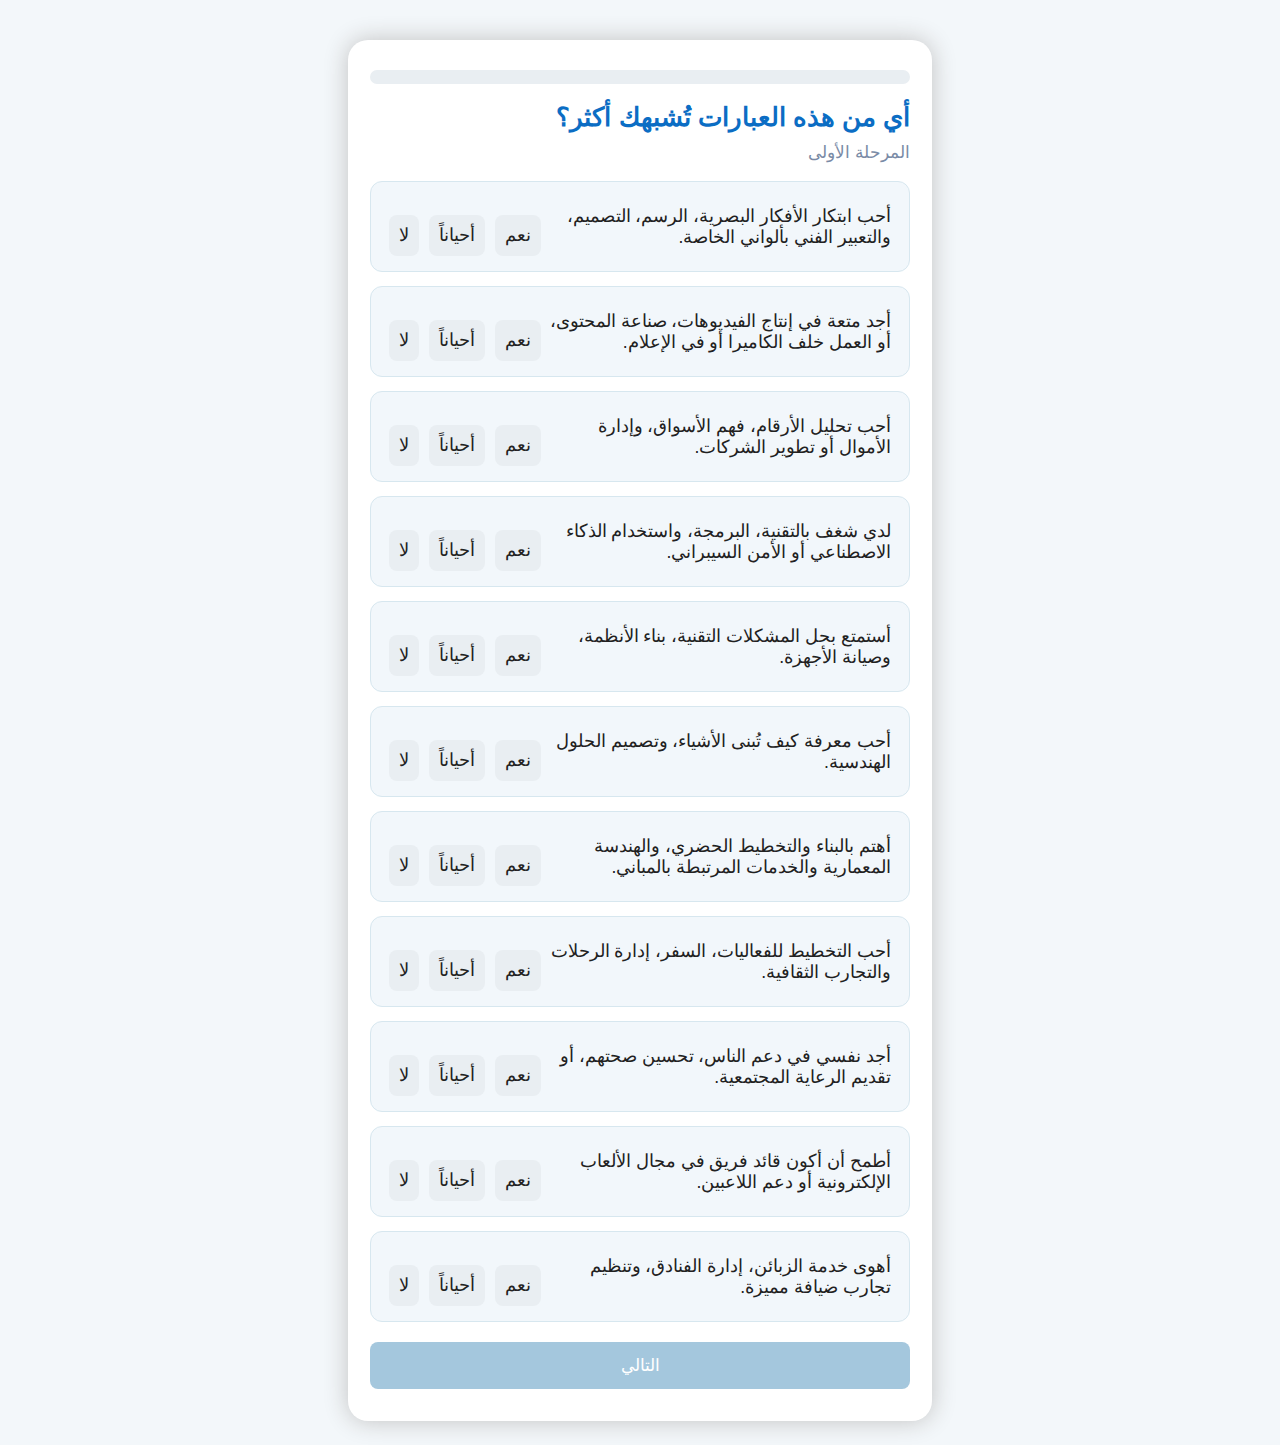
<file: All.html>
<!DOCTYPE html>
<html lang="ar" dir="rtl">
<head>
  <meta charset="UTF-8" />
  <meta name="viewport" content="width=device-width, initial-scale=1" />
  <style>
    body {
      background: #F3F7FA;
      font-family: 'Cairo', Tahoma, Arial, sans-serif;
      color: #212121;
      margin: 0;
      padding: 0;
    }
    .main-container {
      max-width: 540px;
      margin: 40px auto 24px;
      background: #fff;
      border-radius: 20px;
      box-shadow: 0 0 24px #c1c1c1;
      padding: 30px 22px 22px;
    }
    h1, h2 {
      text-align: center;
      color: #0B6DC4;
    }
    .progress-bar {
      width: 100%;
      height: 14px;
      background: #e9eef2;
      border-radius: 8px;
      margin-bottom: 18px;
      overflow: hidden;
    }
    .progress-bar-inner {
      height: 100%;
      background: linear-gradient(90deg, #0B6DC4, #00939B 70%);
      width: 0%;
      transition: width 0.4s;
    }
    .question {
      margin: 18px 0 10px;
      font-size: 1.2em;
      min-height: 50px;
      text-align: right;
    }
    .note {
      background: #ffeeb2;
      color: #8a6d00;
      font-size: 1em;
      border-radius: 7px;
      padding: 7px 11px;
      margin-bottom: 16px;
      margin-top: 3px;
      display: inline-block;
    }
    .option {
      background: #F2F7FB;
      border: 1px solid #d7e7ef;
      border-radius: 12px;
      margin-bottom: 14px;
      padding: 15px 18px;
      font-size: 1.1em;
      cursor: pointer;
      transition: background .2s, border .2s;
      display: flex;
      justify-content: space-between;
      align-items: center;
    }
    .option.selected {
      background: #e1f3fb;
      border: 1.5px solid #0B6DC4;
    }
    .answers-bar {
      display: flex;
      gap: 10px;
      margin: 18px 0 0;
    }
    .answers-bar button {
      flex: 1;
      padding: 10px;
      font-size: 1em;
      border-radius: 8px;
      border: none;
      background: #e9eef2;
      color: #222;
      cursor: pointer;
      transition: background 0.2s;
    }
    .answers-bar button.selected,
    .answers-bar button:active {
      background: #0B6DC4;
      color: #fff;
      font-weight: bold;
    }
    .btn-main {
      background: linear-gradient(90deg, #0B6DC4 70%, #00939B);
      color: #fff;
      border: none;
      padding: 13px 28px;
      font-size: 1.05em;
      border-radius: 8px;
      margin: 20px 0 10px;
      cursor: pointer;
      display: block;
      width: 100%;
    }
    .btn-main:disabled {
      background: #a4c7dd;
      cursor: not-allowed;
    }
    .btn-secondary {
      background: #eee;
      color: #222;
      border: none;
      padding: 11px 20px;
      font-size: 1em;
      border-radius: 8px;
      margin-top: 6px;
      cursor: pointer;
    }
    .result-section {
      text-align: right;
      margin: 20px 0;
      background: #F2F7FB;
      border: 1.5px solid #e9eef2;
      border-radius: 16px;
      padding: 18px 22px;
      /* display:flex; */
      /* flex-direction: column; */
      /* width: 100%; */
    }
    @media (max-width: 700px) {
      .result-section {
        padding: 18px 0px;
      }
    }
    .result-section strong {
      color: #0B6DC4;
    }
    .share-btns {
      margin: 18px 0;
      text-align: center;
    }
    .share-btns button {
      margin: 0 8px;
      padding: 8px 16px;
      border-radius: 6px;
      border: none;
      background: #0B6DC4;
      color: #fff;
      cursor: pointer;
    }
    @media (max-width: 700px) {
      .main-container {
        margin: 12px 3px;
        padding: 13px 4px 14px;
      }
      .question {
        font-size: 1.05em;
      }
      .option {
        font-size: 1em;
      }
    }
    .main-question {
      font-size: 1.6em;
      color: #0B6DC4;
      font-weight: bold;
      margin-bottom: 10px;
      margin-top: 16px;
  text-align: right;
    }

    .stage-label {
      font-size: 1.05em;
      color: #7a8ba6;
      margin-bottom: 18px;
      margin-top: 0px;
  text-align: right;
    }
  </style>
</head>
<body>
  <div class="main-container">
    <div class="progress-bar">
      <div class="progress-bar-inner" id="progressBar"></div>
    </div>
    <div id="quizContent"></div>
    <button class="btn-secondary" style="display:none" id="backBtn" onclick="goBack()">رجوع</button>
  </div>

  <!-- Study Calculator Section (initially hidden) -->
  <div id="studyCalculatorSection" style="display: none;">
    <style>
      #study-calculator {
        max-width: 640px;
        margin: 2.5em auto;
        padding: 2.5em 2em 2em 2em;
        border: 1.5px solid #E9ECEF;
        border-radius: 16px;
      font-family: "Cairo", "Segoe UI", Tahoma, Geneva, Verdana, sans-serif;
        background: #F7F9FB;
        box-shadow: 0 6px 32px rgba(29,53,87,0.08);
        position: relative;
      }
      #currencyBox {
        position: absolute;
        top: 22px;
        right: 28px;
        font-size: 0.93em;
        z-index: 5;
        background: #F7F9FB;
        padding: 0.2em 0.8em;
        border-radius: 7px;
        border: 1px solid #E9ECEF;
        display: flex;
        align-items: center;
        gap: 0.3em;
        box-shadow: 0 2px 6px rgba(0,0,0,0.02);
      }
      #currencyBox label {
        font-weight: 600;
        color: #457B9D;
        font-size: 0.95em;
        margin-bottom: 0;
      }
      #currencySelect {
        border-radius: 5px;
        border: 1px solid #BFC8D6;
        padding: 0.18em 0.9em 0.18em 0.6em;
        font-size: 0.93em;
        background: #fff;
        color: #1D3557;
        margin-left: 0.2em;
        margin-bottom: 0;
      }
      #liveRate {
        color: #B7B7B7;
        font-size: 0.86em;
        margin-right: 0.8em;
        margin-left: 0.2em;
        margin-bottom: 0;
      }
      #study-calculator label {
        margin-bottom: .5em;
        font-weight: 700;
        color: #1D3557;
        display: block;
        font-size: 1.09em;
      }
      #study-calculator select, #study-calculator input[type="text"] {
        width: 100%;
        padding: .8em;
        margin-bottom: 1.2em;
        border: 1.2px solid #BFC8D6;
        border-radius: 6px;
        font-size: 1em;
        background: #fff;
        transition: border 0.2s;
      }
      #study-calculator select:focus {
        border-color: #457B9D;
        outline: none;
        background: #F7F9FB;
      }
      #study-calculator button {
        padding: 1em 2em;
        font-size: 1.13em;
        font-weight: 800;
        color: #fff;
        background: linear-gradient(90deg,#1D3557 40%,#457B9D 100%);
        border: none;
        border-radius: 8px;
        cursor: pointer;
        box-shadow: 0 2px 12px rgba(69,123,157,0.07);
        transition: background 0.2s, box-shadow 0.2s;
        margin-top: 1em;
        opacity: 0.6;
      }
      #study-calculator button:disabled {
        cursor: not-allowed;
        opacity: 0.6;
      }
      #study-calculator button:enabled {
        opacity: 1;
        cursor: pointer;
      }
      .note {
        margin-top: 1em;
        padding: 1em;
        background: #E9ECEF;
        color: #1D3557;
        border: 1.2px solid #BFC8D6;
        border-radius: 7px;
        font-size: 1em;
        line-height: 1.7;
        display: none;
      }
      #notAvailableNote {
        color:#B63C3C;
        border-color:#F8D7DA;
        background:#F8D7DA;
        display:none;
      }
      #costDisplay {
        margin-top: 1em;
        line-height: 1.7;
        background: #F7F9FB;
        border-radius: 6px;
        border: 1px solid #BFC8D6;
        padding: 0.8em 1.2em;
        box-shadow: 0 2px 8px rgba(69,123,157,0.08);
      }
      #costDisplay span {
        display: block;
        color: #1D3557;
        font-weight: 700;
        font-size: 1.08em;
      }
      @media (max-width: 700px) {
        #currencyBox { position: static; margin-bottom: 1em; }
      }
    </style>

    <div id="study-calculator">
      <div id="currencyBox">
        <label for="currencySelect">Currency:</label>
        <select id="currencySelect">
          <option value="GBP">GBP</option>
          <option value="SAR">SAR</option>
          <option value="AED">AED</option>
          <option value="IQD">IQD</option>
          <option value="JOD">JOD</option>
          <option value="KWD">KWD</option>
          <option value="QAR">QAR</option>
          <option value="BHD">BHD</option>
        </select>
        <span id="liveRate"></span>
  </div>
      <div style="height:42px"></div><!-- margin between currency and form -->
      <form id="registrationForm" action="" method="GET" target="_blank">
        <label for="degree">Program:</label>
        <select id="degree" name="degree" required>
          <option value="">— Select —</option>
          <option value="bachelor">Bachelor</option>
          <option value="baccalaureate">Baccalaureate</option>
        </select>
        <!-- Baccalaureate Fields -->
        <div id="specSection" style="display:none;">
          <label for="specialty">Baccalaureate Major:</label>
          <select id="specialty" name="specialty">
            <option value="">— Select —</option>
            <option value="engineering">Engineering Sciences</option>
            <option value="publicHealth">Public Health</option>
            <option value="business">Business</option>
            <option value="artDesign">Art & Design</option>
            <option value="law">Law</option>
          </select>
          <div id="phNote" class="note">
            Note: Public Health baccalaureate is considered as a substitute for the first preparatory year for medical specializations.
          </div>
        </div>
        <!-- Bachelor Fields -->
        <div id="yearsSection" style="display:none;">
          <label for="firstYears">First & Second Year:</label>
          <select id="firstYears" name="firstYears">
            <option value="">— Select —</option>
            <option value="onsite">Onsite in the UK</option>
            <option value="online">Online</option>
          </select>
          <label for="thirdYear">Third Year:</label>
          <select id="thirdYear" name="thirdYear">
            <option value="">— Select —</option>
            <option value="onsite">Onsite in the UK</option>
            <option value="online">Online</option>
          </select>
          <label for="ranking">University Ranking:</label>
          <select id="ranking" name="ranking">
            <option value="top20">Top 20 Universities (QS Rank)</option>
            <option value="top100">Top 100 Universities (QS Rank)</option>
            <option value="top200" selected>Top 200 Universities (QS Rank)</option>
          </select>
          <div id="cambridgeNote" class="note">
            You can study the first two years online at Cambridge University for an extra £15,000 (not mandatory).
          </div>
          <div id="onsiteNote" class="note">
            Studying the first two years online is possible via Cambridge or Pearson, then you can complete the third year in the UK and receive the same final degree.
          </div>
          <div id="notAvailableNote" class="note">
            Studying the third year online at Top 20 universities is NOT available.
          </div>
        </div>
        <!-- Cost Section -->
        <div id="costDisplay" style="display:none;">
          <span id="costFirstTwo">—</span>
          <span id="costThird">—</span>
        </div>
        <button type="submit" disabled>Submit Application</button>
      </form>
      <!-- General Notes -->
      <div id="generalNotes" class="note">
        <p id="projNote" style="display:none;">Study is based on projects, not exams for online students.</p>
        <p>An accredited university in your country will be selected before registration.</p>
      </div>
    </div>

  </div>

<script>
// ========== بيانات المرحلة الأولى ==========
const mainOptions = [
  {id:"creative_art", label:"أحب ابتكار الأفكار البصرية، الرسم، التصميم، والتعبير الفني بألواني الخاصة.", emoji:"🎨", field:"Art & Design"},
  {id:"creative_media", label:"أجد متعة في إنتاج الفيديوهات، صناعة المحتوى، أو العمل خلف الكاميرا أو في الإعلام.", emoji:"🎬", field:"Creative Media"},
  {id:"business", label:"أحب تحليل الأرقام، فهم الأسواق، وإدارة الأموال أو تطوير الشركات.", emoji:"📈", field:"Business Management"},
  {id:"digital_tech", label:"لدي شغف بالتقنية، البرمجة، واستخدام الذكاء الاصطناعي أو الأمن السيبراني.", emoji:"💻", field:"Digital Technologies"},
  {id:"it_engineer", label:"أستمتع بحل المشكلات التقنية، بناء الأنظمة، وصيانة الأجهزة.", emoji:"🔧", field:"Information Technology"},
  {id:"engineering", label:"أحب معرفة كيف تُبنى الأشياء، وتصميم الحلول الهندسية.", emoji:"⚙️", field:"Engineering"},
  {id:"construction", label:"أهتم بالبناء والتخطيط الحضري، والهندسة المعمارية والخدمات المرتبطة بالمباني.", emoji:"🏗️", field:"Construction Engineering"},
  {id:"travel_tourism", label:"أحب التخطيط للفعاليات، السفر، إدارة الرحلات والتجارب الثقافية.", emoji:"🧳", field:"Travel & Tourism"},
  {id:"health_social", label:"أجد نفسي في دعم الناس، تحسين صحتهم، أو تقديم الرعاية المجتمعية.", emoji:"💖", field:"Health & Social Care"},
  {id:"esports", label:"أطمح أن أكون قائد فريق في مجال الألعاب الإلكترونية أو دعم اللاعبين.", emoji:"🎮", field:"Esports"},
  {id:"hospitality", label:"أهوى خدمة الزبائن، إدارة الفنادق، وتنظيم تجارب ضيافة مميزة.", emoji:"🏨", field:"Hospitality Management"},
];

const questionsP1 = [
  "أي من هذه العبارات تُشبهك أكثر؟",
  "ما الذي يصف طموحك المستقبلي بشكل أفضل؟",
  "أكثر تطبيق تستخدمه أو تحب أن تستخدمه:",
  "كيف يتحدث عنك أصدقاؤك؟"
];

const optionsTextsP1 = [
  mainOptions.map(opt => opt.label),
  [
    "أن أصبح فنانًا بصريًا أو مصممًا عالميًا (🎨)",
    "أن أؤسس قناة محتوى مشهورة (🎬)",
    "أن أُدير مشروعًا ناجحًا أو أعمل في شركة كبرى (📈)",
    "أن أبتكر حلولًا تقنية متقدمة (💻)",
    "أن أكون مبرمجًا أو مهندس أنظمة ذكية (🔧)",
    "أن أُحدث فرقًا في الصناعة أو التصنيع (⚙️)",
    "أن أبني مدنًا ذكية أو مساكن جميلة (🏗️)",
    "أن أكون منظم رحلات عالمية (🧳)",
    "أن أساعد الناس في حياتهم اليومية (💖)",
    "أن أتنافس في بطولات عالمية للألعاب (🎮)",
    "أن أُدير فندقًا فاخرًا أو منتجعًا سياحيًا (🏨)"
  ],
  [
    "Canva / Procreate (🎨)",
    "TikTok / CapCut (🎬)",
    "Excel / Notion / LinkedIn (📈)",
    "ChatGPT / GitHub / VSCode (💻)",
    "Arduino / File Explorer / Android Studio (🔧)",
    "AutoCAD / Fusion 360 (⚙️)",
    "Planner 5D / Floorplanner (🏗️)",
    "Google Travel / Airbnb (🧳)",
    "7keema / Sehhaty / Daily Care apps (💖)",
    "Discord / Twitch / Steam (🎮)",
    "Booking / Trivago / Yelp (🏨)"
  ],
  [
    "فني ومبدع (🎨)",
    "مضحك ويحب التوثيق (🎬)",
    "عقلاني ومنظم (📈)",
    "مهووس بالتقنية (💻)",
    "مهووس بالإلكترونيات والتجريب (🔧)",
    "يحب الأدوات والصناعة (⚙️)",
    "منظم جدًا ودقيق (🏗️)",
    "مغامر ويحب التنقل (🧳)",
    "طيب القلب ويحب المساعدة (💖)",
    "منافس ومحب للتحدي (🎮)",
    "مضياف ويهتم بالتفاصيل (🏨)"
  ]
];

// ========== بيانات المرحلة الثانية ==========
    const subFieldsData = {
      "Art & Design": {
        question: "أي من هذه الأنشطة يعبّر عنك أكثر ويُشبه طريقتك في التعبير أو الإبداع؟ (اختر واحدة فقط)",
        options: [
          { label:"أحب ابتكار أشكال لأدوات ومنتجات تُستخدم في الحياة اليومية — مثل الأدوات الذكية أو قطع الأثاث العملية.", field:"Product Design" },
          { label:"أستمتع بتصميم المساحات الداخلية للمنازل أو المكاتب، وتنسيق الألوان والأثاث.", field:"Interior Design" },
          { label:"لدي شغف بالأزياء وتصميم الملابس العصرية أو التراثية بطريقة فنية.", field:"Fashion" },
          { label:"أحب تصميم النقوش والأقمشة والأنسجة المتنوعة، وأتخيل طباعتها على الملابس أو المفروشات.", field:"Textiles" },
          { label:"أجد متعة في التقاط الصور وتوثيق اللحظات بلقطات فنية تعبر عن المشاعر.", field:"Photography" },
          { label:"أبرع في رسم الشعارات، الملصقات، وتصميم العناصر البصرية للعلامات التجارية.", field:"Graphic Design" },
          { label:"أستمتع بتصميم واجهات التطبيقات والمواقع أو المحتوى التفاعلي الرقمي.", field:"Digital Design" },
          { label:"أحب الرسم والتلوين وصناعة أعمال فنية حرة تحمل رسائل قوية.", field:"Arts Practice" },
          { label:"لدي أفكار لتصميم أحذية فريدة تجمع بين الجمال والراحة والابتكار.", field:"Footwear Design" },
        ]
      },
      "Creative Media": {
        question:"أي من هذه الأنشطة أو المجالات في الإعلام والإنتاج الإبداعي يُشبهك أكثر؟ (اختر واحدة فقط)",
        options:[
          { label:"أحب العمل في تسجيل الأصوات، إنتاج المؤثرات الصوتية، أو تحسين جودة الصوت.", field:"Sound Media" },
          { label:"أجد شغفًا في الإخراج السينمائي، تصوير الأفلام، وكتابة السيناريوهات.", field:"Film" },
          { label:"أهوى العمل في مجال التلفزيون، سواء خلف الكاميرا أو على الشاشة.", field:"Television" },
          { label:"أستمتع بكتابة المقالات، إعداد التقارير الصحفية، أو التفاعل مع قضايا الرأي العام.", field:"Journalism" },
          { label:"يثيرني إنتاج مشاهد بصرية خيالية مثل الانفجارات أو الشخصيات الافتراضية.", field:"Visual Effects" },
          { label:"أحب تصميم ألعاب الفيديو، سواء على مستوى الفكرة أو الرسومات أو البرمجة.", field:"Game Development" },
          { label:"أبرع في تحريك العناصر البصرية وإنشاء فيديوهات قصيرة باستخدام الرسوم المتحركة.", field:"Motion Graphic" },
          { label:"لدي شغف بالتصوير الفني وتوثيق اللحظات بعدسة الكاميرا.", field:"Media Photography" },
        ]
      },
      "Business Management": {
        question:"أي من هذه الأنشطة أو المهارات تُشبهك أكثر وتشعر أنها تعكس طريقة تفكيرك أو اهتماماتك في الحياة اليومية؟ (اختر واحدة فقط)",
        options:[
          { label:"أستمتع بتحليل الأرقام، إعداد الميزانيات، ومراجعة التقارير المالية بدقة.", field:"Accounting & Finance" },
          { label:"أحب وضع الخطط طويلة المدى، تنظيم فرق العمل، والتفكير في رؤية شاملة للمؤسسة.", field:"Business Management" },
          { label:"لدي شغف بإطلاق أفكار جديدة، تأسيس مشاريع من الصفر، وتحمّل المخاطر من أجل النجاح.", field:"Entrepreneurship & Small Business Management" },
          { label:"أجد نفسي في التعامل مع الأشخاص، حل مشاكلهم داخل بيئة العمل، وتحفيزهم على الأداء الأفضل.", field:"Human Resource Management" },
          { label:"أحب إنشاء حملات إعلانية مبتكرة، وفهم سلوك المستهلك وإقناعه بطريقة جذابة.", field:"Marketing" },
          { label:"أستمتع بالتفاوض، إدارة سلسلة التوريد، وضمان توفير المواد والخدمات في الوقت المناسب.", field:"Procurement & Supply Management" },
          { label:"لدي فضول لفهم القوانين، تنظيم العلاقات بين الأفراد أو الشركات، والدفاع عن الحقوق بوضوح.", field:"Law" }
        ]
      },
      "Digital Technologies": {
        question:"أي من هذه المجالات الرقمية يلفت انتباهك وتشعر أنك ترغب في التميز فيه؟ (اختر واحدة فقط)",
        options:[
          { label:"يهمني فهم البنية التحتية السحابية وتطوير حلول تخزين ذكية وفعالة.", field:"Cloud Networking" },
          { label:"أستمتع بتحليل كميات ضخمة من البيانات للوصول إلى نتائج ذكية تساعد في اتخاذ القرار.", field:"Data Analytics" },
          { label:"لدي شغف بتأمين الأنظمة ضد الهجمات وحماية المعلومات الحساسة.", field:"Cyber Security" },
          { label:"أجد الذكاء الاصطناعي مذهلًا، وأحب تصميم تطبيقات تتعلم وتتفاعل بذكاء.", field:"Artificial Intelligence (AI) Solutions and Applications" },
          { label:"أهوى إدارة المحتوى الرقمي، والتفاعل مع العملاء عبر الوسائط الرقمية باحترافية.", field:"Digital Communications Management" },
          { label:"أبرع في استخدام التكنولوجيا لدعم اتخاذ القرار داخل المؤسسات، وتحقيق التغيير التنظيمي.", field:"Business Analytics and Change Management" },
          { label:"أحب برمجة التطبيقات، وتصميم حلول برمجية متكاملة لمعالجة مشاكل المستخدمين.", field:"Software Development and Programming" },
        ]
      },
      "Information Technology": {
        question:"أي من هذه الجوانب التقنية يثير اهتمامك أكثر وتشعر أنك تبرع فيه أو ترغب بتعلّمه؟ (اختر واحدة فقط)",
        options:[
          { label:"أحب التعامل مع الحواسيب بشكل عام، وتعلم أساسيات البرمجة وحل مشاكل التشغيل.", field:"General Computing" },
          { label:"أستمتع ببناء برامج معقدة وتصميم أنظمة برمجية تشتغل بكفاءة عالية.", field:"Software Engineering" },
          { label:"أجد متعة في تجربة التطبيقات واكتشاف الأخطاء البرمجية وتحسين الأداء.", field:"Applications Development & Testing" },
          { label:"أحب تحليل البيانات لفهم الاتجاهات، واتخاذ قرارات قائمة على الأرقام.", field:"Data Analytics" },
          { label:"يثيرني بناء الشبكات، إدارة الاتصال بين الأنظمة، وضمان عمل الإنترنت بسلاسة.", field:"Network Engineering" },
          { label:"لدي فضول لاكتشاف الثغرات، حماية الأنظمة من الهجمات، وتأمين المعلومات الرقمية.", field:"Cyber Security" },
        ]
      },
      "Engineering": {
        question:"أي من هذه المجالات الهندسية يُشبه طريقة تفكيرك أو ما يلفت انتباهك في العالم من حولك؟ (اختر واحدة فقط)",
        options:[
          { label:"أحب النظرة العامة لتصميم الأنظمة وحل المشكلات متعددة التخصصات بطريقة شاملة.", field:"General Engineering" },
          { label:"أجد شغفًا بتطوير أدوات ومعدات تُستخدم في خطوط الإنتاج والمصانع.", field:"Manufacturing Engineering" },
          { label:"يهمني دمج الإلكترونيات مع الميكانيكا لإنشاء أنظمة ذكية وذاتية الحركة.", field:"Mechatronics" },
          { label:"أستمتع بفهم آلية عمل المحركات والأجزاء المتحركة وتطوير آلات دقيقة.", field:"Mechanical" },
          { label:"لدي رغبة في تحسين الكفاءة في بيئات الإنتاج وتحليل تدفق العمليات الصناعية.", field:"Operations Engineering" },
          { label:"أجد نفسي مهتمًا بالتصنيع عالي التقنية وعلوم المواد وأشباه الموصلات.", field:"Semiconductor Technologies" },
          { label:"أحب تطوير أنظمة مدمجة صغيرة تُستخدم في الأجهزة الذكية أو التقنية الطبية.", field:"Embedded Electronic Systems" },
          { label:"أحب تصميم الدوائر الكهربائية والإلكترونية وحل مشاكل الطاقة والتحكم.", field:"Electrical & Electronic Engineering" }
        ]
      },
      "Construction Engineering": {
        question:"أي من هذه الأنشطة أو الأدوار في مشاريع البناء والعمران تُشبهك وتشعرك بالحماس؟ (اختر واحدة فقط)",
        options:[
          { label:"أحب تصميم الأبنية وتخطيط المساحات ومتابعة تفاصيل الإنشاء منذ البداية.", field:"Civil Engineering" },
          { label:"أجد شغفًا في إدارة مواقع البناء وضمان تنفيذ المشروع وفق الميزانية والجدول الزمني.", field:"Construction Management" },
          { label:"أهوى الرسم المعماري وتحويل الأفكار إلى تصاميم ثلاثية الأبعاد توضح تفاصيل البناء.", field:"Architectural Technology" },
          { label:"أستمتع بتخطيط أنظمة التهوية والتكييف وضمان بيئة مريحة داخل المباني.", field:"Building Services Engineering – HVAC" },
          { label:"أحب التعامل مع الأنظمة الكهربائية داخل المباني، مثل الإضاءة والتوصيلات الآمنة.", field:"Building Services Engineering – Electrical" },
          { label:"لدي اهتمام بالمساحة وقياس الأراضي بدقة، وتحديد الحدود باستخدام أدوات تقنية.", field:"Surveying" }
        ]
      },
      "Travel & Tourism": {
        question:"أي من هذه الجوانب في عالم السفر والسياحة يجذبك أكثر وتشعر أنه يناسب شغفك؟ (اختر واحدة فقط)",
        options:[
          { label:"أحلم بالعمل في مجال الطيران أو إدارة العمليات داخل المطارات وشركات الطيران.", field:"Aviation" },
          { label:"أحب تنسيق الرحلات والتجارب السياحية، والتأكد من رضا الزبائن عنها.", field:"Destination Management" },
          { label:"أستمتع بتنظيم فعاليات ومؤتمرات وسهرات تجذب الحضور وتعكس صورة احترافية.", field:"Events" },
          { label:"لدي شغف بالتراث الثقافي، وأحب تسليط الضوء على تاريخ وثقافة الشعوب.", field:"Innovation, Culture & Heritage" },
          { label:"أهتم بتطوير السياحة البيئية أو الثقافية بطريقة تراعي الاستدامة.", field:"Sustainable Management" },
          { label:"أحب العمل في تنظيم الرحلات والجولات، والتفاعل مع مجموعات من السائحين.", field:"Tour Operations" }
        ]
      },
      "Health & Social Care": {
        question:"ما الذي يحفزك أكثر في هذا المجال؟",
        options:[
          { label:"أحب العمل مع الناس، وتقديم الدعم الصحي أو النفسي لمن يحتاجونه، سواء في المراكز المجتمعية أو البيئات الطبية، وأسعى دائمًا لتحسين جودة حياة الآخرين.", field:"Integrated Health & Social Care Practice" }
        ]
      },
      "Esports": {
        question:"ما الجزء الذي يشدك أكثر في عالم الألعاب الإلكترونية ورياضات المحترفين؟ (اختر واحدة فقط)",
        options:[
          { label:"أحب المنافسة الجماعية، وقيادة فريق في بطولات الألعاب الإلكترونية الكبرى.", field:"Esports – General" },
          { label:"أستمتع بإدارة العمليات وراء الكواليس، وضمان سير بطولات الألعاب بكفاءة عالية.", field:"Operations Management" },
          { label:"لدي اهتمام بإنتاج محتوى بصري للألعاب، مثل البث المباشر أو إعداد الفيديوهات الاحترافية.", field:"Production" },
          { label:"أهتم بصحة اللاعبين الذهنية والبدنية، وتقديم الدعم لهم خلال التدريبات والبطولات.", field:"Athlete Support and Development" }
        ]
      },
      "Hospitality Management": {
        question:"ما الذي يجذبك في مجال الضيافة وإدارة الفنادق؟",
        options:[
          { label:"أحب التخطيط لتجارب مميزة للضيوف، إدارة الفرق في الفنادق والمطاعم، وتقديم خدمات راقية تعكس الاحتراف والكرم، سواء في أماكن محلية أو عالمية.", field:"Hospitality Management" }
        ]
      }
    };
// **## **// ========== نتائج المرحلة الثالثة ==========****
const resultsData = {
  // إدارة الأعمال
  "Accounting & Finance": `<div style="
  width:360px;
  height:670px;
  margin:auto;
  background:linear-gradient(180deg,#ffffff 70%, #f3f7fa 100%);
  border-radius:36px;
  box-shadow:0 12px 40px #0b6dc455;
  border:4px solid #f6b20c;
  display:flex;
  flex-direction:column;
  align-items:center;
  padding:0;
  font-family:'Cairo', Arial, sans-serif;
  position:relative;
  overflow:hidden;
">
  <div style="
    width:100%; height:54px;
    background:linear-gradient(90deg,#f6b20c,#ffe28d);
    color:#fff; font-size:1.3em; font-weight:900;
    display:flex; align-items:center; justify-content:center;
    border-radius:36px 36px 0 0;
    letter-spacing:1.1px;">
    تخصصك المثالي حسب شخصيتك
  </div>

  <div style="margin-top:16px; margin-bottom:6px;">
    <span style="font-size:52px; color:#0b6dc4; text-shadow:0 4px 14px #0b6dc444;">📊</span>
  </div>

  <div style="width:90%; margin-bottom:10px;">
    <div style="color:#0b6dc4; font-size:1em; font-weight:600; text-align:center;">
      Accounting & Finance – المحاسبة والتمويل
    </div>
  </div>

  <div style="width:90%; margin-bottom:7px; background:#f9f9fc; padding:7px 12px; border-radius:14px;">
    <div style="color:#444; font-size:1.03em; font-weight:800; margin-bottom:2px; text-align:center;">🧩 لماذا هذا التخصص؟</div>
    <div style="color:#2b3e54; font-size:0.93em; line-height:1.6; text-align:right;">
      مهارتك التحليلية وشغفك بالأرقام يمنحانك قدرة فريدة على فهم الأسواق وتحليل البيانات المالية بذكاء احترافي.
    </div>
  </div>

  <div style="width:90%; margin-bottom:7px; background:#f9f9fc; padding:7px 12px; border-radius:14px;">
    <div style="color:#444; font-size:1.03em; font-weight:800; margin-bottom:2px; text-align:center;">💰 الراتب المتوقع</div>
    <div style="color:#2b3e54; font-size:0.93em; line-height:1.6; text-align:right;">
      تبدأ الرواتب من <span style='color:#e68a00;font-weight:bold;'>30,000</span> إلى
      <span style='color:#28a745;font-weight:bold;'>65,000</span> جنيه إسترليني سنويًا، مع فرص نمو مذهلة.
    </div>
  </div>

  <div style="width:90%; margin-bottom:7px; background:#f9f9fc; padding:7px 12px; border-radius:14px;">
    <div style="color:#444; font-size:1.03em; font-weight:800; margin-bottom:2px; text-align:center;">🎓 الدراسة في بريطانيا</div>
    <div style="color:#2b3e54; font-size:0.93em; line-height:1.6; text-align:right;">
      الجامعات البريطانية تتيح لك برامج معترف بها عالميًا، ونحن ندعمك خطوة بخطوة للتسجيل والقبول.
    </div>
  </div>

  <div style="width:90%; margin-bottom:7px; background:#f9f9fc; padding:7px 12px; border-radius:14px;">
    <div style="color:#444; font-size:1.03em; font-weight:800; margin-bottom:2px; text-align:center;">🚀 مستقبلك المهني</div>
    <div style="color:#2b3e54; font-size:0.93em; line-height:1.6; text-align:right;">
      المستقبل ينتظرك كمدير مالي أو محلل استثماري في شركات عالمية كبرى.
    </div>
  </div>

  <div style="color:#0b6dc4; font-size:1.04em; font-weight:800; text-align:center; margin:10px 0 2px 0;">
    🌟 مستقبلك المالي يبدأ اليوم!
  </div>

  <div style="margin-top:2px; margin-bottom:5px; display:flex; flex-direction:column; align-items:center;">
    <a href="#" onclick="showStudyCalculator(); return false;" style="
      text-decoration:none; background:#f6b20c;
      padding:8px 16px; color:white;
      font-weight:800; border-radius:22px; font-size:0.92em;
      box-shadow:0 2px 8px #f6b20c88;">
      ابدأ رحلتك الجامعية الآن
    </a>
    <div style="font-size:0.75em; color:#666; margin-top:4px; letter-spacing:0.3px;">
      isgateway.org
    </div>
  </div>
</div>`,
"Operations Management":`
<div id="resultImageCard" style="width:360px;height:670px;margin:auto;background:linear-gradient(180deg,#ffffff 70%, #f3f7fa 100%);border-radius:36px;box-shadow:0 12px 40px #0b6dc455;border:4px solid #f6b20c;display:flex;flex-direction:column;align-items:center;padding:0;font-family:'Cairo', Arial, sans-serif;position:relative;overflow:hidden;">
  <div style="width:100%; height:54px;background:linear-gradient(90deg,#f6b20c,#ffe28d);color:#fff; font-size:1.3em; font-weight:900;display:flex; align-items:center; justify-content:center;border-radius:36px 36px 0 0;letter-spacing:1.1px;">
    تخصصك المثالي حسب شخصيتك
  </div>
  <div style="margin-top:16px; margin-bottom:6px;">
    <span style="font-size:52px; color:#e68a00; text-shadow:0 4px 14px #f6b20c44;">🗂️</span>
  </div>
  <div style="width:90%; margin-bottom:10px;">
    <div style="color:#0b6dc4; font-size:1em; font-weight:600; text-align:center;">
      Esports – إدارة العمليات
    </div>
  </div>
  <div style="width:90%; margin-bottom:7px; background:#f9f9fc; padding:7px 12px; border-radius:14px;">
    <div style="color:#444; font-size:1.03em; font-weight:800; margin-bottom:2px; text-align:center;">🧩 لماذا هذا التخصص؟</div>
    <div style="color:#2b3e54; font-size:0.93em; line-height:1.6; text-align:right;">
      مهاراتك التنظيمية تؤهلك لإدارة البطولات والفعاليات الإلكترونية التي تجمع آلاف اللاعبين والمتابعين حول العالم.
    </div>
  </div>
  <div style="width:90%; margin-bottom:7px; background:#f9f9fc; padding:7px 12px; border-radius:14px;">
    <div style="color:#444; font-size:1.03em; font-weight:800; margin-bottom:2px; text-align:center;">💰 الراتب المتوقع</div>
    <div style="color:#2b3e54; font-size:0.93em; line-height:1.6; text-align:right;">
      تبدأ الرواتب من <span style='color:#e68a00;font-weight:bold;'>32,000</span> إلى <span style='color:#28a745;font-weight:bold;'>70,000</span> جنيه إسترليني سنويًا وتزداد مع الخبرة والتميز.
    </div>
  </div>
  <div style="width:90%; margin-bottom:7px; background:#f9f9fc; padding:7px 12px; border-radius:14px;">
    <div style="color:#444; font-size:1.03em; font-weight:800; margin-bottom:2px; text-align:center;">🎓 الدراسة في بريطانيا</div>
    <div style="color:#2b3e54; font-size:0.93em; line-height:1.6; text-align:right;">
      المملكة المتحدة توفر برامج متخصصة وفرص تطبيقية في كبرى البطولات الإلكترونية.
    </div>
  </div>
  <div style="width:90%; margin-bottom:7px; background:#f9f9fc; padding:7px 12px; border-radius:14px;">
    <div style="color:#444; font-size:1.03em; font-weight:800; margin-bottom:2px; text-align:center;">🚀 مستقبلك المهني</div>
    <div style="color:#2b3e54; font-size:0.93em; line-height:1.6; text-align:right;">
      نراك منظمًا لبطولات عالمية تُبث لملايين المشاهدين حول العالم.
    </div>
  </div>
  <div style="color:#0b6dc4; font-size:1.04em; font-weight:800; text-align:center; margin:10px 0 2px 0;">
    🌟 أنت مايسترو الأحداث الرقمية!
  </div>
  <div style="margin-top:2px; margin-bottom:5px; display:flex; flex-direction:column; align-items:center;">
    <a href="#" onclick="showStudyCalculator();" style="text-decoration:none; background:#f6b20c; padding:8px 16px; color:white; font-weight:800; border-radius:22px; font-size:0.92em; box-shadow:0 2px 8px #f6b20c88;">
      ابدأ رحلتك الجامعية الآن
    </a>
    <div style="font-size:0.75em; color:#666; margin-top:4px; letter-spacing:0.3px;">
      isgateway.org
    </div>
  </div>
</div>
`,
"Production":`
<div id="resultImageCard" style="width:360px;height:670px;margin:auto;background:linear-gradient(180deg,#ffffff 70%, #f3f7fa 100%);border-radius:36px;box-shadow:0 12px 40px #0b6dc455;border:4px solid #f6b20c;display:flex;flex-direction:column;align-items:center;padding:0;font-family:'Cairo', Arial, sans-serif;position:relative;overflow:hidden;">
  <div style="width:100%; height:54px;background:linear-gradient(90deg,#f6b20c,#ffe28d);color:#fff; font-size:1.3em; font-weight:900;display:flex; align-items:center; justify-content:center;border-radius:36px 36px 0 0;letter-spacing:1.1px;">
    تخصصك المثالي حسب شخصيتك
  </div>
  <div style="margin-top:16px; margin-bottom:6px;">
    <span style="font-size:52px; color:#28a745; text-shadow:0 4px 14px #0b6dc444;">🎥</span>
  </div>
  <div style="width:90%; margin-bottom:10px;">
    <div style="color:#0b6dc4; font-size:1em; font-weight:600; text-align:center;">
      Esports – الإنتاج والبث
    </div>
  </div>
  <div style="width:90%; margin-bottom:7px; background:#f9f9fc; padding:7px 12px; border-radius:14px;">
    <div style="color:#444; font-size:1.03em; font-weight:800; margin-bottom:2px; text-align:center;">🧩 لماذا هذا التخصص؟</div>
    <div style="color:#2b3e54; font-size:0.93em; line-height:1.6; text-align:right;">
      اهتمامك بالإخراج والإنتاج يجعل منك صانعًا للمحتوى الرقمي المميز في بطولات الألعاب الإلكترونية.
    </div>
  </div>
  <div style="width:90%; margin-bottom:7px; background:#f9f9fc; padding:7px 12px; border-radius:14px;">
    <div style="color:#444; font-size:1.03em; font-weight:800; margin-bottom:2px; text-align:center;">💰 الراتب المتوقع</div>
    <div style="color:#2b3e54; font-size:0.93em; line-height:1.6; text-align:right;">
      تبدأ الرواتب من <span style='color:#e68a00;font-weight:bold;'>30,000</span> إلى <span style='color:#28a745;font-weight:bold;'>68,000</span> جنيه إسترليني سنويًا وتزداد مع شهرتك ومهاراتك.
    </div>
  </div>
  <div style="width:90%; margin-bottom:7px; background:#f9f9fc; padding:7px 12px; border-radius:14px;">
    <div style="color:#444; font-size:1.03em; font-weight:800; margin-bottom:2px; text-align:center;">🎓 الدراسة في بريطانيا</div>
    <div style="color:#2b3e54; font-size:0.93em; line-height:1.6; text-align:right;">
      بريطانيا توفر بيئة متقدمة لصقل المهارات الإنتاجية والبث الاحترافي للمسابقات العالمية.
    </div>
  </div>
  <div style="width:90%; margin-bottom:7px; background:#f9f9fc; padding:7px 12px; border-radius:14px;">
    <div style="color:#444; font-size:1.03em; font-weight:800; margin-bottom:2px; text-align:center;">🚀 مستقبلك المهني</div>
    <div style="color:#2b3e54; font-size:0.93em; line-height:1.6; text-align:right;">
      نراك مخرجًا أو منتجًا لبطولات تُعرض على منصات دولية لملايين المتابعين.
    </div>
  </div>
  <div style="color:#0b6dc4; font-size:1.04em; font-weight:800; text-align:center; margin:10px 0 2px 0;">
    🌟 أنت صانع متعة المشاهدة الرقمية!
  </div>
  <div style="margin-top:2px; margin-bottom:5px; display:flex; flex-direction:column; align-items:center;">
    <a href="#" onclick="showStudyCalculator(); return false;" style="
      text-decoration:none; background:#f6b20c;
      padding:8px 16px; color:white;
      font-weight:800; border-radius:22px; font-size:0.92em;
      box-shadow:0 2px 8px #f6b20c88;">
      ابدأ رحلتك الجامعية الآن
    </a>
    <div style="font-size:0.75em; color:#666; margin-top:4px; letter-spacing:0.3px;">
      isgateway.org
    </div>
  </div>
</div>`,
"Athlete Support and Development":`
<div id="resultImageCard" style="width:360px;height:670px;margin:auto;background:linear-gradient(180deg,#ffffff 70%, #f3f7fa 100%);border-radius:36px;box-shadow:0 12px 40px #0b6dc455;border:4px solid #f6b20c;display:flex;flex-direction:column;align-items:center;padding:0;font-family:'Cairo', Arial, sans-serif;position:relative;overflow:hidden;">
  <div style="width:100%; height:54px;background:linear-gradient(90deg,#f6b20c,#ffe28d);color:#fff; font-size:1.3em; font-weight:900;display:flex; align-items:center; justify-content:center;border-radius:36px 36px 0 0;letter-spacing:1.1px;">
    تخصصك المثالي حسب شخصيتك
  </div>
  <div style="margin-top:16px; margin-bottom:6px;">
    <span style="font-size:52px; color:#e68a00; text-shadow:0 4px 14px #f6b20c44;">🏅</span>
  </div>
  <div style="width:90%; margin-bottom:10px;">
    <div style="color:#0b6dc4; font-size:1em; font-weight:600; text-align:center;">
      Esports – دعم وتطوير اللاعبين
    </div>
  </div>
  <div style="width:90%; margin-bottom:7px; background:#f9f9fc; padding:7px 12px; border-radius:14px;">
    <div style="color:#444; font-size:1.03em; font-weight:800; margin-bottom:2px; text-align:center;">🧩 لماذا هذا التخصص؟</div>
    <div style="color:#2b3e54; font-size:0.93em; line-height:1.6; text-align:right;">
      مهاراتك في التدريب والدعم النفسي تضعك في مركز تطوير إمكانيات اللاعبين وتحقيق أفضل النتائج لفريقك.
    </div>
  </div>
  <div style="width:90%; margin-bottom:7px; background:#f9f9fc; padding:7px 12px; border-radius:14px;">
    <div style="color:#444; font-size:1.03em; font-weight:800; margin-bottom:2px; text-align:center;">💰 الراتب المتوقع</div>
    <div style="color:#2b3e54; font-size:0.93em; line-height:1.6; text-align:right;">
      تبدأ الرواتب من <span style='color:#e68a00;font-weight:bold;'>30,000</span> إلى <span style='color:#28a745;font-weight:bold;'>65,000</span> جنيه إسترليني سنويًا وتزداد مع نجاحك وخبرة فريقك.
    </div>
  </div>
  <div style="width:90%; margin-bottom:7px; background:#f9f9fc; padding:7px 12px; border-radius:14px;">
    <div style="color:#444; font-size:1.03em; font-weight:800; margin-bottom:2px; text-align:center;">🎓 الدراسة في بريطانيا</div>
    <div style="color:#2b3e54; font-size:0.93em; line-height:1.6; text-align:right;">
      المملكة المتحدة تضم برامج تعليمية متخصصة تجمع بين الرياضة وعلم النفس والتقنية الحديثة.
    </div>
  </div>
  <div style="width:90%; margin-bottom:7px; background:#f9f9fc; padding:7px 12px; border-radius:14px;">
    <div style="color:#444; font-size:1.03em; font-weight:800; margin-bottom:2px; text-align:center;">🚀 مستقبلك المهني</div>
    <div style="color:#2b3e54; font-size:0.93em; line-height:1.6; text-align:right;">
      نراك مدربًا أو مستشارًا يساعد اللاعبين المحترفين على تحقيق إنجازات عالمية.
    </div>
  </div>
  <div style="color:#0b6dc4; font-size:1.04em; font-weight:800; text-align:center; margin:10px 0 2px 0;">
    🌟 أنت صانع الأبطال الرقميين!
  </div>
  <div style="margin-top:2px; margin-bottom:5px; display:flex; flex-direction:column; align-items:center;">
    <a href="#" onclick="showStudyCalculator(); return false;" style="
      text-decoration:none; background:#f6b20c;
      padding:8px 16px; color:white;
      font-weight:800; border-radius:22px; font-size:0.92em;
      box-shadow:0 2px 8px #f6b20c88;">
      ابدأ رحلتك الجامعية الآن
    </a>
    <div style="font-size:0.75em; color:#666; margin-top:4px; letter-spacing:0.3px;">
      isgateway.org
    </div>
  </div>
</div>`,

  "Business Management": `<div style="width:360px;height:670px;margin:auto;background:linear-gradient(180deg,#ffffff 70%, #f3f7fa 100%);border-radius:36px;box-shadow:0 12px 40px #0b6dc455;border:4px solid #f6b20c;display:flex;flex-direction:column;align-items:center;padding:0;font-family:'Cairo', Arial, sans-serif;position:relative;overflow:hidden;">
  <div style="width:100%; height:54px;background:linear-gradient(90deg,#f6b20c,#ffe28d);color:#fff; font-size:1.3em; font-weight:900;display:flex; align-items:center; justify-content:center;border-radius:36px 36px 0 0;letter-spacing:1.1px;">
    تخصصك المثالي حسب شخصيتك
  </div>
  <div style="margin-top:16px; margin-bottom:6px;">
    <span style="font-size:52px; color:#0b6dc4; text-shadow:0 4px 14px #0b6dc444;">🧑‍💼</span>
  </div>
  <div style="width:90%; margin-bottom:10px;">
    <div style="color:#0b6dc4; font-size:1em; font-weight:600; text-align:center;">
      Business Management – إدارة الأعمال
    </div>
  </div>
  <div style="width:90%; margin-bottom:7px; background:#f9f9fc; padding:7px 12px; border-radius:14px;">
    <div style="color:#444; font-size:1.03em; font-weight:800; margin-bottom:2px; text-align:center;">🧩 لماذا هذا التخصص؟</div>
    <div style="color:#2b3e54; font-size:0.93em; line-height:1.6; text-align:right;">
      لديك روح قيادية ونظرة إدارية استراتيجية تؤهلك للنجاح في عالم الأعمال الحديث.
    </div>
  </div>
  <div style="width:90%; margin-bottom:7px; background:#f9f9fc; padding:7px 12px; border-radius:14px;">
    <div style="color:#444; font-size:1.03em; font-weight:800; margin-bottom:2px; text-align:center;">💰 الراتب المتوقع</div>
    <div style="color:#2b3e54; font-size:0.93em; line-height:1.6; text-align:right;">
      يبدأ الراتب من <span style='color:#e68a00;font-weight:bold;'>29,000</span> إلى <span style='color:#28a745;font-weight:bold;'>70,000</span> جنيه إسترليني سنويًا مع فرص نمو متسارعة.
    </div>
  </div>
  <div style="width:90%; margin-bottom:7px; background:#f9f9fc; padding:7px 12px; border-radius:14px;">
    <div style="color:#444; font-size:1.03em; font-weight:800; margin-bottom:2px; text-align:center;">🎓 الدراسة في بريطانيا</div>
    <div style="color:#2b3e54; font-size:0.93em; line-height:1.6; text-align:right;">
      نوفر لك كامل الدعم للتسجيل في جامعات بريطانية رائدة عالميًا في الإدارة.
    </div>
  </div>
  <div style="width:90%; margin-bottom:7px; background:#f9f9fc; padding:7px 12px; border-radius:14px;">
    <div style="color:#444; font-size:1.03em; font-weight:800; margin-bottom:2px; text-align:center;">🚀 مستقبلك المهني</div>
    <div style="color:#2b3e54; font-size:0.93em; line-height:1.6; text-align:right;">
      نراك في المستقبل قائدًا ومديرًا تنفيذيًا يحقق إنجازات عظيمة في شركات عالمية.
    </div>
  </div>
  <div style="color:#0b6dc4; font-size:1.04em; font-weight:800; text-align:center; margin:10px 0 2px 0;">
    🌟 القيادة تبدأ بخطوة جريئة!
  </div>
  <div style="margin-top:2px; margin-bottom:5px; display:flex; flex-direction:column; align-items:center;">
    <a href="#" onclick="showStudyCalculator(); return false;" style="text-decoration:none; background:#f6b20c; padding:8px 16px; color:white; font-weight:800; border-radius:22px; font-size:0.92em; box-shadow:0 2px 8px #f6b20c88;">
      ابدأ رحلتك الجامعية الآن
    </a>
    <div style="font-size:0.75em; color:#666; margin-top:4px; letter-spacing:0.3px;">
      isgateway.org
    </div>
  </div>
</div>`,

  "Entrepreneurship & Small Business Management": `<div style="width:360px;height:670px;margin:auto;background:linear-gradient(180deg,#ffffff 70%, #f3f7fa 100%);border-radius:36px;box-shadow:0 12px 40px #0b6dc455;border:4px solid #f6b20c;display:flex;flex-direction:column;align-items:center;padding:0;font-family:'Cairo', Arial, sans-serif;position:relative;overflow:hidden;">
  <div style="width:100%; height:54px;background:linear-gradient(90deg,#f6b20c,#ffe28d);color:#fff; font-size:1.3em; font-weight:900;display:flex; align-items:center; justify-content:center;border-radius:36px 36px 0 0;letter-spacing:1.1px;">
    تخصصك المثالي حسب شخصيتك
  </div>
  <div style="margin-top:16px; margin-bottom:6px;">
    <span style="font-size:52px; color:#0b6dc4; text-shadow:0 4px 14px #0b6dc444;">🚀</span>
  </div>
  <div style="width:90%; margin-bottom:10px;">
    <div style="color:#0b6dc4; font-size:1em; font-weight:600; text-align:center;">
      Entrepreneurship & Small Business Management – ريادة الأعمال
    </div>
  </div>
  <div style="width:90%; margin-bottom:7px; background:#f9f9fc; padding:7px 12px; border-radius:14px;">
    <div style="color:#444; font-size:1.03em; font-weight:800; margin-bottom:2px; text-align:center;">🧩 لماذا هذا التخصص؟</div>
    <div style="color:#2b3e54; font-size:0.93em; line-height:1.6; text-align:right;">
      لديك روح المبادرة والإبداع. تبحث دومًا عن الأفكار الجديدة وتحوّلها إلى مشاريع ناجحة.
    </div>
  </div>
  <div style="width:90%; margin-bottom:7px; background:#f9f9fc; padding:7px 12px; border-radius:14px;">
    <div style="color:#444; font-size:1.03em; font-weight:800; margin-bottom:2px; text-align:center;">💰 الراتب المتوقع</div>
    <div style="color:#2b3e54; font-size:0.93em; line-height:1.6; text-align:right;">
      قد تبدأ برواتب <span style='color:#e68a00;font-weight:bold;'>26,000</span> – <span style='color:#28a745;font-weight:bold;'>32,000</span> جنيه إسترليني. مع نجاح مشاريعك، قد يتجاوز دخلك <span style='color:#28a745;font-weight:bold;'>100,000</span> سنويًا.
    </div>
  </div>
  <div style="width:90%; margin-bottom:7px; background:#f9f9fc; padding:7px 12px; border-radius:14px;">
    <div style="color:#444; font-size:1.03em; font-weight:800; margin-bottom:2px; text-align:center;">🎓 الدراسة في بريطانيا</div>
    <div style="color:#2b3e54; font-size:0.93em; line-height:1.6; text-align:right;">
      بريطانيا تمنحك الفرصة للتعلم من أنجح رواد الأعمال في جامعاتها المرموقة عالميًا.
    </div>
  </div>
  <div style="width:90%; margin-bottom:7px; background:#f9f9fc; padding:7px 12px; border-radius:14px;">
    <div style="color:#444; font-size:1.03em; font-weight:800; margin-bottom:2px; text-align:center;">🚀 مستقبلك المهني</div>
    <div style="color:#2b3e54; font-size:0.93em; line-height:1.6; text-align:right;">
      نراك مؤسسًا لشركة ناشئة مبتكرة تترك بصمتك في العالم.
    </div>
  </div>
  <div style="color:#0b6dc4; font-size:1.04em; font-weight:800; text-align:center; margin:10px 0 2px 0;">
    🌟 ابدأ مشروعك وغير العالم!
  </div>
  <div style="margin-top:2px; margin-bottom:5px; display:flex; flex-direction:column; align-items:center;">
    <a href="#" onclick="showStudyCalculator(); return false;" style="text-decoration:none; background:#f6b20c; padding:8px 16px; color:white; font-weight:800; border-radius:22px; font-size:0.92em; box-shadow:0 2px 8px #f6b20c88;">
      ابدأ رحلتك الجامعية الآن
    </a>
    <div style="font-size:0.75em; color:#666; margin-top:4px; letter-spacing:0.3px;">
      isgateway.org
    </div>
  </div>
</div>`,

  "Human Resource Management": `<div style="width:360px;height:670px;margin:auto;background:linear-gradient(180deg,#ffffff 70%, #f3f7fa 100%);border-radius:36px;box-shadow:0 12px 40px #0b6dc455;border:4px solid #f6b20c;display:flex;flex-direction:column;align-items:center;padding:0;font-family:'Cairo', Arial, sans-serif;position:relative;overflow:hidden;">
  <div style="width:100%; height:54px;background:linear-gradient(90deg,#f6b20c,#ffe28d);color:#fff; font-size:1.3em; font-weight:900;display:flex; align-items:center; justify-content:center;border-radius:36px 36px 0 0;letter-spacing:1.1px;">
    تخصصك المثالي حسب شخصيتك
  </div>
  <div style="margin-top:16px; margin-bottom:6px;">
    <span style="font-size:52px; color:#0b6dc4; text-shadow:0 4px 14px #0b6dc444;">🤝</span>
  </div>
  <div style="width:90%; margin-bottom:10px;">
    <div style="color:#0b6dc4; font-size:1em; font-weight:600; text-align:center;">
      Human Resource Management – إدارة الموارد البشرية
    </div>
  </div>
  <div style="width:90%; margin-bottom:7px; background:#f9f9fc; padding:7px 12px; border-radius:14px;">
    <div style="color:#444; font-size:1.03em; font-weight:800; margin-bottom:2px; text-align:center;">🧩 لماذا هذا التخصص؟</div>
    <div style="color:#2b3e54; font-size:0.93em; line-height:1.6; text-align:right;">
      مهاراتك الاجتماعية وقدرتك على التواصل الفعال تؤهلك لبناء فرق عمل ناجحة وتطوير الكفاءات.
    </div>
  </div>
  <div style="width:90%; margin-bottom:7px; background:#f9f9fc; padding:7px 12px; border-radius:14px;">
    <div style="color:#444; font-size:1.03em; font-weight:800; margin-bottom:2px; text-align:center;">💰 الراتب المتوقع</div>
    <div style="color:#2b3e54; font-size:0.93em; line-height:1.6; text-align:right;">
      تبدأ الرواتب من <span style='color:#e68a00;font-weight:bold;'>26,000</span> إلى <span style='color:#28a745;font-weight:bold;'>60,000</span> جنيه إسترليني سنويًا.
    </div>
  </div>
  <div style="width:90%; margin-bottom:7px; background:#f9f9fc; padding:7px 12px; border-radius:14px;">
    <div style="color:#444; font-size:1.03em; font-weight:800; margin-bottom:2px; text-align:center;">🎓 الدراسة في بريطانيا</div>
    <div style="color:#2b3e54; font-size:0.93em; line-height:1.6; text-align:right;">
      بريطانيا تمنحك أحدث مهارات الإدارة والتعامل مع الكفاءات في بيئة عمل عالمية.
    </div>
  </div>
  <div style="width:90%; margin-bottom:7px; background:#f9f9fc; padding:7px 12px; border-radius:14px;">
    <div style="color:#444; font-size:1.03em; font-weight:800; margin-bottom:2px; text-align:center;">🚀 مستقبلك المهني</div>
    <div style="color:#2b3e54; font-size:0.93em; line-height:1.6; text-align:right;">
      نراك مديرًا للموارد البشرية في شركات رائدة عالميًا.
    </div>
  </div>
  <div style="color:#0b6dc4; font-size:1.04em; font-weight:800; text-align:center; margin:10px 0 2px 0;">
    🌟 أنت صانع الفارق في بيئة العمل!
  </div>
  <div style="margin-top:2px; margin-bottom:5px; display:flex; flex-direction:column; align-items:center;">
    <a href="#" onclick="showStudyCalculator(); return false;" style="text-decoration:none; background:#f6b20c; padding:8px 16px; color:white; font-weight:800; border-radius:22px; font-size:0.92em; box-shadow:0 2px 8px #f6b20c88;">
      ابدأ رحلتك الجامعية الآن
    </a>
    <div style="font-size:0.75em; color:#666; margin-top:4px; letter-spacing:0.3px;">
      isgateway.org
    </div>
  </div>
</div>`,

  "Marketing": `<div style="width:360px;height:670px;margin:auto;background:linear-gradient(180deg,#ffffff 70%, #f3f7fa 100%);border-radius:36px;box-shadow:0 12px 40px #0b6dc455;border:4px solid #f6b20c;display:flex;flex-direction:column;align-items:center;padding:0;font-family:'Cairo', Arial, sans-serif;position:relative;overflow:hidden;">
  <div style="width:100%; height:54px;background:linear-gradient(90deg,#f6b20c,#ffe28d);color:#fff; font-size:1.3em; font-weight:900;display:flex; align-items:center; justify-content:center;border-radius:36px 36px 0 0;letter-spacing:1.1px;">
    تخصصك المثالي حسب شخصيتك
  </div>
  <div style="margin-top:16px; margin-bottom:6px;">
    <span style="font-size:52px; color:#e68a00; text-shadow:0 4px 14px #f6b20c44;">📢</span>
  </div>
  <div style="width:90%; margin-bottom:10px;">
    <div style="color:#0b6dc4; font-size:1em; font-weight:600; text-align:center;">
      Marketing – التسويق
    </div>
  </div>
  <div style="width:90%; margin-bottom:7px; background:#f9f9fc; padding:7px 12px; border-radius:14px;">
    <div style="color:#444; font-size:1.03em; font-weight:800; margin-bottom:2px; text-align:center;">🧩 لماذا هذا التخصص؟</div>
    <div style="color:#2b3e54; font-size:0.93em; line-height:1.6; text-align:right;">
      إبداعك وأفكارك الجذابة تقودك لابتكار حملات تسويقية ناجحة تواكب العصر الرقمي.
    </div>
  </div>
  <div style="width:90%; margin-bottom:7px; background:#f9f9fc; padding:7px 12px; border-radius:14px;">
    <div style="color:#444; font-size:1.03em; font-weight:800; margin-bottom:2px; text-align:center;">💰 الراتب المتوقع</div>
    <div style="color:#2b3e54; font-size:0.93em; line-height:1.6; text-align:right;">
      يبدأ الراتب من <span style='color:#e68a00;font-weight:bold;'>25,000</span> إلى <span style='color:#28a745;font-weight:bold;'>50,000</span> جنيه إسترليني سنويًا.
    </div>
  </div>
  <div style="width:90%; margin-bottom:7px; background:#f9f9fc; padding:7px 12px; border-radius:14px;">
    <div style="color:#444; font-size:1.03em; font-weight:800; margin-bottom:2px; text-align:center;">🎓 الدراسة في بريطانيا</div>
    <div style="color:#2b3e54; font-size:0.93em; line-height:1.6; text-align:right;">
      بريطانيا هي البوابة للابتكار في مجال التسويق، مع جامعات عريقة ومناهج متطورة.
    </div>
  </div>
  <div style="width:90%; margin-bottom:7px; background:#f9f9fc; padding:7px 12px; border-radius:14px;">
    <div style="color:#444; font-size:1.03em; font-weight:800; margin-bottom:2px; text-align:center;">🚀 مستقبلك المهني</div>
    <div style="color:#2b3e54; font-size:0.93em; line-height:1.6; text-align:right;">
      نراك مديرًا تسويقيًا مشهورًا يقود حملات عالمية مؤثرة.
    </div>
  </div>
  <div style="color:#0b6dc4; font-size:1.04em; font-weight:800; text-align:center; margin:10px 0 2px 0;">
    🌟 كن صانع النجاح للعلامات التجارية!
  </div>
  <div style="margin-top:2px; margin-bottom:5px; display:flex; flex-direction:column; align-items:center;">
    <a href="#" onclick="showStudyCalculator(); return false;" style="text-decoration:none; background:#f6b20c; padding:8px 16px; color:white; font-weight:800; border-radius:22px; font-size:0.92em; box-shadow:0 2px 8px #f6b20c88;">
      ابدأ رحلتك الجامعية الآن
    </a>
    <div style="font-size:0.75em; color:#666; margin-top:4px; letter-spacing:0.3px;">
      isgateway.org
    </div>
  </div>
</div>`,

  // إضافة التخصصات الجديدة
  "Procurement & Supply Management": `<div style="width:360px;height:670px;margin:auto;background:linear-gradient(180deg,#ffffff 70%, #f3f7fa 100%);border-radius:36px;box-shadow:0 12px 40px #0b6dc455;border:4px solid #f6b20c;display:flex;flex-direction:column;align-items:center;padding:0;font-family:'Cairo', Arial, sans-serif;position:relative;overflow:hidden;">
  <div style="width:100%; height:54px;background:linear-gradient(90deg,#f6b20c,#ffe28d);color:#fff; font-size:1.3em; font-weight:900;display:flex; align-items:center; justify-content:center;border-radius:36px 36px 0 0;letter-spacing:1.1px;">
    تخصصك المثالي حسب شخصيتك
  </div>
  <div style="margin-top:16px; margin-bottom:6px;">
    <span style="font-size:52px; color:#28a745; text-shadow:0 4px 14px #0b6dc444;">🚚</span>
  </div>
  <div style="width:90%; margin-bottom:10px;">
    <div style="color:#0b6dc4; font-size:1em; font-weight:600; text-align:center;">
      Procurement & Supply Management – إدارة المشتريات وسلاسل الإمداد
    </div>
  </div>
  <div style="width:90%; margin-bottom:7px; background:#f9f9fc; padding:7px 12px; border-radius:14px;">
    <div style="color:#444; font-size:1.03em; font-weight:800; margin-bottom:2px; text-align:center;">🧩 لماذا هذا التخصص؟</div>
    <div style="color:#2b3e54; font-size:0.93em; line-height:1.6; text-align:right;">
      لديك قدرة تنظيمية قوية تؤهلك لإدارة تدفق المنتجات والعمليات بكفاءة عالمية.
    </div>
  </div>
  <div style="width:90%; margin-bottom:7px; background:#f9f9fc; padding:7px 12px; border-radius:14px;">
    <div style="color:#444; font-size:1.03em; font-weight:800; margin-bottom:2px; text-align:center;">💰 الراتب المتوقع</div>
    <div style="color:#2b3e54; font-size:0.93em; line-height:1.6; text-align:right;">
      تبدأ الرواتب من <span style='color:#e68a00;font-weight:bold;'>28,000</span> إلى <span style='color:#28a745;font-weight:bold;'>65,000</span> جنيه إسترليني سنويًا.
    </div>
  </div>
  <div style="width:90%; margin-bottom:7px; background:#f9f9fc; padding:7px 12px; border-radius:14px;">
    <div style="color:#444; font-size:1.03em; font-weight:800; margin-bottom:2px; text-align:center;">🎓 الدراسة في بريطانيا</div>
    <div style="color:#2b3e54; font-size:0.93em; line-height:1.6; text-align:right;">
      الجامعات البريطانية تقدم برامج تخصصية متقدمة في سلاسل الإمداد والمشتريات.
    </div>
  </div>
  <div style="width:90%; margin-bottom:7px; background:#f9f9fc; padding:7px 12px; border-radius:14px;">
    <div style="color:#444; font-size:1.03em; font-weight:800; margin-bottom:2px; text-align:center;">🚀 مستقبلك المهني</div>
    <div style="color:#2b3e54; font-size:0.93em; line-height:1.6; text-align:right;">
      نراك مديرًا دوليًا لسلاسل الإمداد لدى شركات كبرى حول العالم.
    </div>
  </div>
  <div style="color:#0b6dc4; font-size:1.04em; font-weight:800; text-align:center; margin:10px 0 2px 0;">
    🌟 نجاحك يدير حركة الأسواق!
  </div>
  <div style="margin-top:2px; margin-bottom:5px; display:flex; flex-direction:column; align-items:center;">
    <a href="#" onclick="showStudyCalculator(); return false;" style="text-decoration:none; background:#f6b20c; padding:8px 16px; color:white; font-weight:800; border-radius:22px; font-size:0.92em; box-shadow:0 2px 8px #f6b20c88;">
      ابدأ رحلتك الجامعية الآن
    </a>
    <div style="font-size:0.75em; color:#666; margin-top:4px; letter-spacing:0.3px;">
      isgateway.org
    </div>
  </div>
</div>`,

  "Law": `<div style="width:360px;height:670px;margin:auto;background:linear-gradient(180deg,#ffffff 70%, #f3f7fa 100%);border-radius:36px;box-shadow:0 12px 40px #0b6dc455;border:4px solid #f6b20c;display:flex;flex-direction:column;align-items:center;padding:0;font-family:'Cairo', Arial, sans-serif;position:relative;overflow:hidden;">
  <div style="width:100%; height:54px;background:linear-gradient(90deg,#f6b20c,#ffe28d);color:#fff; font-size:1.3em; font-weight:900;display:flex; align-items:center; justify-content:center;border-radius:36px 36px 0 0;letter-spacing:1.1px;">
    تخصصك المثالي حسب شخصيتك
  </div>
  <div style="margin-top:16px; margin-bottom:6px;">
    <span style="font-size:52px; color:#0b6dc4; text-shadow:0 4px 14px #0b6dc444;">⚖️</span>
  </div>
  <div style="width:90%; margin-bottom:10px;">
    <div style="color:#0b6dc4; font-size:1em; font-weight:600; text-align:center;">
      Law – القانون
    </div>
  </div>
  <div style="width:90%; margin-bottom:7px; background:#f9f9fc; padding:7px 12px; border-radius:14px;">
    <div style="color:#444; font-size:1.03em; font-weight:800; margin-bottom:2px; text-align:center;">🧩 لماذا هذا التخصص؟</div>
    <div style="color:#2b3e54; font-size:0.93em; line-height:1.6; text-align:right;">
      شغفك بالعدالة والقوانين يوجهك لصناعة الفارق في حياة الناس ومجتمعك.
    </div>
  </div>
  <div style="width:90%; margin-bottom:7px; background:#f9f9fc; padding:7px 12px; border-radius:14px;">
    <div style="color:#444; font-size:1.03em; font-weight:800; margin-bottom:2px; text-align:center;">💰 الراتب المتوقع</div>
    <div style="color:#2b3e54; font-size:0.93em; line-height:1.6; text-align:right;">
      تبدأ الرواتب من <span style='color:#e68a00;font-weight:bold;'>28,000</span> إلى <span style='color:#28a745;font-weight:bold;'>140,000</span> جنيه إسترليني سنويًا حسب الخبرة والمجال.
    </div>
  </div>
  <div style="width:90%; margin-bottom:7px; background:#f9f9fc; padding:7px 12px; border-radius:14px;">
    <div style="color:#444; font-size:1.03em; font-weight:800; margin-bottom:2px; text-align:center;">🎓 الدراسة في بريطانيا</div>
    <div style="color:#2b3e54; font-size:0.93em; line-height:1.6; text-align:right;">
      بريطانيا معروفة عالميًا بتميز كليات القانون وفرص التدريب الواسعة.
    </div>
  </div>
  <div style="width:90%; margin-bottom:7px; background:#f9f9fc; padding:7px 12px; border-radius:14px;">
    <div style="color:#444; font-size:1.03em; font-weight:800; margin-bottom:2px; text-align:center;">🚀 مستقبلك المهني</div>
    <div style="color:#2b3e54; font-size:0.93em; line-height:1.6; text-align:right;">
      نراك محاميًا دوليًا أو قاضيًا بارزًا يؤثر في العدالة والمجتمع.
    </div>
  </div>
  <div style="color:#0b6dc4; font-size:1.04em; font-weight:800; text-align:center; margin:10px 0 2px 0;">
    🌟 العدل رسالتك والمستقبل ينتظرك!
  </div>
  <div style="margin-top:2px; margin-bottom:5px; display:flex; flex-direction:column; align-items:center;">
    <a href="#" onclick="showStudyCalculator(); return false;" style="text-decoration:none; background:#f6b20c; padding:8px 16px; color:white; font-weight:800; border-radius:22px; font-size:0.92em; box-shadow:0 2px 8px #f6b20c88;">
      ابدأ رحلتك الجامعية الآن
    </a>
    <div style="font-size:0.75em; color:#666; margin-top:4px; letter-spacing:0.3px;">
      isgateway.org
    </div>
  </div>
</div>`,

  // تخصصات تقنية المعلومات
  "General Computing": `<div style="width:360px;height:670px;margin:auto;background:linear-gradient(180deg,#ffffff 70%, #f3f7fa 100%);border-radius:36px;box-shadow:0 12px 40px #0b6dc455;border:4px solid #f6b20c;display:flex;flex-direction:column;align-items:center;padding:0;font-family:'Cairo', Arial, sans-serif;position:relative;overflow:hidden;">
  <div style="width:100%; height:54px;background:linear-gradient(90deg,#f6b20c,#ffe28d);color:#fff; font-size:1.3em; font-weight:900;display:flex; align-items:center; justify-content:center;border-radius:36px 36px 0 0;letter-spacing:1.1px;">
    تخصصك المثالي حسب شخصيتك
  </div>
  <div style="margin-top:16px; margin-bottom:6px;">
    <span style="font-size:52px; color:#0b6dc4; text-shadow:0 4px 14px #0b6dc444;">💻</span>
  </div>
  <div style="width:90%; margin-bottom:10px;">
    <div style="color:#0b6dc4; font-size:1em; font-weight:600; text-align:center;">
      General Computing – الحوسبة العامة
    </div>
  </div>
  <div style="width:90%; margin-bottom:7px; background:#f9f9fc; padding:7px 12px; border-radius:14px;">
    <div style="color:#444; font-size:1.03em; font-weight:800; margin-bottom:2px; text-align:center;">🧩 لماذا هذا التخصص؟</div>
    <div style="color:#2b3e54; font-size:0.93em; line-height:1.6; text-align:right;">
      مهاراتك التقنية العالية تؤهلك للعمل في أي مجال تقني وتطوير الحلول الذكية لمختلف القطاعات.
    </div>
  </div>
  <div style="width:90%; margin-bottom:7px; background:#f9f9fc; padding:7px 12px; border-radius:14px;">
    <div style="color:#444; font-size:1.03em; font-weight:800; margin-bottom:2px; text-align:center;">💰 الراتب المتوقع</div>
    <div style="color:#2b3e54; font-size:0.93em; line-height:1.6; text-align:right;">
      تبدأ الرواتب من <span style='color:#e68a00;font-weight:bold;'>30,000</span> إلى <span style='color:#28a745;font-weight:bold;'>65,000</span> جنيه إسترليني سنويًا حسب خبرتك.
    </div>
  </div>
  <div style="width:90%; margin-bottom:7px; background:#f9f9fc; padding:7px 12px; border-radius:14px;">
    <div style="color:#444; font-size:1.03em; font-weight:800; margin-bottom:2px; text-align:center;">🎓 الدراسة في بريطانيا</div>
    <div style="color:#2b3e54; font-size:0.93em; line-height:1.6; text-align:right;">
      بريطانيا الرائدة عالميًا في التقنية تفتح لك آفاق التعلم والتطور في بيئة احترافية.
    </div>
  </div>
  <div style="width:90%; margin-bottom:7px; background:#f9f9fc; padding:7px 12px; border-radius:14px;">
    <div style="color:#444; font-size:1.03em; font-weight:800; margin-bottom:2px; text-align:center;">🚀 مستقبلك المهني</div>
    <div style="color:#2b3e54; font-size:0.93em; line-height:1.6; text-align:right;">
      المستقبل ينتظرك كخبير تقني أو مهندس نظم معلومات في شركات تقنية عالمية.
    </div>
  </div>
  <div style="color:#0b6dc4; font-size:1.04em; font-weight:800; text-align:center; margin:10px 0 2px 0;">
    🌟 التقنية بين يديك والمستقبل أمامك!
  </div>
  <div style="margin-top:2px; margin-bottom:5px; display:flex; flex-direction:column; align-items:center;">
    <a href="#" onclick="showStudyCalculator(); return false;" style="text-decoration:none; background:#f6b20c; padding:8px 16px; color:white; font-weight:800; border-radius:22px; font-size:0.92em; box-shadow:0 2px 8px #f6b20c88;">
      ابدأ رحلتك الجامعية الآن
    </a>
    <div style="font-size:0.75em; color:#666; margin-top:4px; letter-spacing:0.3px;">
      isgateway.org
    </div>
  </div>
</div>`,

  "Software Engineering": `<div style="width:360px;height:670px;margin:auto;background:linear-gradient(180deg,#ffffff 70%, #f3f7fa 100%);border-radius:36px;box-shadow:0 12px 40px #0b6dc455;border:4px solid #f6b20c;display:flex;flex-direction:column;align-items:center;padding:0;font-family:'Cairo', Arial, sans-serif;position:relative;overflow:hidden;">
  <div style="width:100%; height:54px;background:linear-gradient(90deg,#f6b20c,#ffe28d);color:#fff; font-size:1.3em; font-weight:900;display:flex; align-items:center; justify-content:center;border-radius:36px 36px 0 0;letter-spacing:1.1px;">
    تخصصك المثالي حسب شخصيتك
  </div>
  <div style="margin-top:16px; margin-bottom:6px;">
    <span style="font-size:52px; color:#e68a00; text-shadow:0 4px 14px #f6b20c44;">🧑‍💻</span>
  </div>
  <div style="width:90%; margin-bottom:10px;">
    <div style="color:#0b6dc4; font-size:1em; font-weight:600; text-align:center;">
      Software Engineering – هندسة البرمجيات
    </div>
  </div>
  <div style="width:90%; margin-bottom:7px; background:#f9f9fc; padding:7px 12px; border-radius:14px;">
    <div style="color:#444; font-size:1.03em; font-weight:800; margin-bottom:2px; text-align:center;">🧩 لماذا هذا التخصص؟</div>
    <div style="color:#2b3e54; font-size:0.93em; line-height:1.6; text-align:right;">
      إبداعك في بناء البرامج وتصميم الحلول البرمجية يدفعك نحو الريادة في هذا المجال المبتكر.
    </div>
  </div>
  <div style="width:90%; margin-bottom:7px; background:#f9f9fc; padding:7px 12px; border-radius:14px;">
    <div style="color:#444; font-size:1.03em; font-weight:800; margin-bottom:2px; text-align:center;">💰 الراتب المتوقع</div>
    <div style="color:#2b3e54; font-size:0.93em; line-height:1.6; text-align:right;">
      يبدأ راتبك من <span style='color:#e68a00;font-weight:bold;'>35,000</span> إلى <span style='color:#28a745;font-weight:bold;'>75,000</span> جنيه إسترليني سنويًا مع تراكم الخبرة.
    </div>
  </div>
  <div style="width:90%; margin-bottom:7px; background:#f9f9fc; padding:7px 12px; border-radius:14px;">
    <div style="color:#444; font-size:1.03em; font-weight:800; margin-bottom:2px; text-align:center;">🎓 الدراسة في بريطانيا</div>
    <div style="color:#2b3e54; font-size:0.93em; line-height:1.6; text-align:right;">
      بريطانيا تحتضن أفضل كليات البرمجة وتوفر لك بيئة تقنية تنافسية وملهمة.
    </div>
  </div>
  <div style="width:90%; margin-bottom:7px; background:#f9f9fc; padding:7px 12px; border-radius:14px;">
    <div style="color:#444; font-size:1.03em; font-weight:800; margin-bottom:2px; text-align:center;">🚀 مستقبلك المهني</div>
    <div style="color:#2b3e54; font-size:0.93em; line-height:1.6; text-align:right;">
      نراك مديرًا تقنيًا يبتكر تطبيقات ومنصات يستخدمها ملايين الناس حول العالم.
    </div>
  </div>
  <div style="color:#0b6dc4; font-size:1.04em; font-weight:800; text-align:center; margin:10px 0 2px 0;">
    🌟 البرمجة مستقبل العالم الرقمي!
  </div>
  <div style="margin-top:2px; margin-bottom:5px; display:flex; flex-direction:column; align-items:center;">
    <a href="#" onclick="showStudyCalculator(); return false;" style="text-decoration:none; background:#f6b20c; padding:8px 16px; color:white; font-weight:800; border-radius:22px; font-size:0.92em; box-shadow:0 2px 8px #f6b20c88;">
      ابدأ رحلتك الجامعية الآن
    </a>
    <div style="font-size:0.75em; color:#666; margin-top:4px; letter-spacing:0.3px;">
      isgateway.org
    </div>
  </div>
</div>`,

  "Applications Development & Testing": `<div style="width:360px;height:670px;margin:auto;background:linear-gradient(180deg,#ffffff 70%, #f3f7fa 100%);border-radius:36px;box-shadow:0 12px 40px #0b6dc455;border:4px solid #f6b20c;display:flex;flex-direction:column;align-items:center;padding:0;font-family:'Cairo', Arial, sans-serif;position:relative;overflow:hidden;">
  <div style="width:100%; height:54px;background:linear-gradient(90deg,#f6b20c,#ffe28d);color:#fff; font-size:1.3em; font-weight:900;display:flex; align-items:center; justify-content:center;border-radius:36px 36px 0 0;letter-spacing:1.1px;">
    تخصصك المثالي حسب شخصيتك
  </div>
  <div style="margin-top:16px; margin-bottom:6px;">
    <span style="font-size:52px; color:#28a745; text-shadow:0 4px 14px #0b6dc444;">📱</span>
  </div>
  <div style="width:90%; margin-bottom:10px;">
    <div style="color:#0b6dc4; font-size:1em; font-weight:600; text-align:center;">
      Applications Development & Testing – تطوير واختبار التطبيقات
    </div>
  </div>
  <div style="width:90%; margin-bottom:7px; background:#f9f9fc; padding:7px 12px; border-radius:14px;">
    <div style="color:#444; font-size:1.03em; font-weight:800; margin-bottom:2px; text-align:center;">🧩 لماذا هذا التخصص؟</div>
    <div style="color:#2b3e54; font-size:0.93em; line-height:1.6; text-align:right;">
      دقتك واهتمامك بالتفاصيل يجعل منك مطور تطبيقات ناجح وقائد في اختبار الجودة.
    </div>
  </div>
  <div style="width:90%; margin-bottom:7px; background:#f9f9fc; padding:7px 12px; border-radius:14px;">
    <div style="color:#444; font-size:1.03em; font-weight:800; margin-bottom:2px; text-align:center;">💰 الراتب المتوقع</div>
    <div style="color:#2b3e54; font-size:0.93em; line-height:1.6; text-align:right;">
      تبدأ الرواتب من <span style='color:#e68a00;font-weight:bold;'>32,000</span> إلى <span style='color:#28a745;font-weight:bold;'>68,000</span> جنيه إسترليني سنويًا مع التقدم في الخبرة.
    </div>
  </div>
  <div style="width:90%; margin-bottom:7px; background:#f9f9fc; padding:7px 12px; border-radius:14px;">
    <div style="color:#444; font-size:1.03em; font-weight:800; margin-bottom:2px; text-align:center;">🎓 الدراسة في بريطانيا</div>
    <div style="color:#2b3e54; font-size:0.93em; line-height:1.6; text-align:right;">
      المملكة المتحدة تمنحك بيئة تعليمية متميزة وفرص تدريبية حقيقية في السوق التقني.
    </div>
  </div>
  <div style="width:90%; margin-bottom:7px; background:#f9f9fc; padding:7px 12px; border-radius:14px;">
    <div style="color:#444; font-size:1.03em; font-weight:800; margin-bottom:2px; text-align:center;">🚀 مستقبلك المهني</div>
    <div style="color:#2b3e54; font-size:0.93em; line-height:1.6; text-align:right;">
      نراك قائدًا لفريق تطوير التطبيقات في شركات عالمية رائدة.
    </div>
  </div>
  <div style="color:#0b6dc4; font-size:1.04em; font-weight:800; text-align:center; margin:10px 0 2px 0;">
    🌟 تطبيقاتك تصنع المستقبل!
  </div>
  <div style="margin-top:2px; margin-bottom:5px; display:flex; flex-direction:column; align-items:center;">
    <a href="#" onclick="showStudyCalculator(); return false;" style="text-decoration:none; background:#f6b20c; padding:8px 16px; color:white; font-weight:800; border-radius:22px; font-size:0.92em; box-shadow:0 2px 8px #f6b20c88;">
      ابدأ رحلتك الجامعية الآن
    </a>
    <div style="font-size:0.75em; color:#666; margin-top:4px; letter-spacing:0.3px;">
      isgateway.org
    </div>
  </div>
</div>`,

  "Data Analytics": `<div style="width:360px;height:670px;margin:auto;background:linear-gradient(180deg,#ffffff 70%, #f3f7fa 100%);border-radius:36px;box-shadow:0 12px 40px #0b6dc455;border:4px solid #f6b20c;display:flex;flex-direction:column;align-items:center;padding:0;font-family:'Cairo', Arial, sans-serif;position:relative;overflow:hidden;">
  <div style="width:100%; height:54px;background:linear-gradient(90deg,#f6b20c,#ffe28d);color:#fff; font-size:1.3em; font-weight:900;display:flex; align-items:center; justify-content:center;border-radius:36px 36px 0 0;letter-spacing:1.1px;">
    تخصصك المثالي حسب شخصيتك
  </div>
  <div style="margin-top:16px; margin-bottom:6px;">
    <span style="font-size:52px; color:#0b6dc4; text-shadow:0 4px 14px #0b6dc444;">📈</span>
  </div>
  <div style="width:90%; margin-bottom:10px;">
    <div style="color:#0b6dc4; font-size:1em; font-weight:600; text-align:center;">
      Data Analytics – تحليل البيانات
    </div>
  </div>
  <div style="width:90%; margin-bottom:7px; background:#f9f9fc; padding:7px 12px; border-radius:14px;">
    <div style="color:#444; font-size:1.03em; font-weight:800; margin-bottom:2px; text-align:center;">🧩 لماذا هذا التخصص؟</div>
    <div style="color:#2b3e54; font-size:0.93em; line-height:1.6; text-align:right;">
      لديك موهبة فريدة في تحويل الأرقام إلى قرارات استراتيجية تخلق النجاح للمؤسسات.
    </div>
  </div>
  <div style="width:90%; margin-bottom:7px; background:#f9f9fc; padding:7px 12px; border-radius:14px;">
    <div style="color:#444; font-size:1.03em; font-weight:800; margin-bottom:2px; text-align:center;">💰 الراتب المتوقع</div>
    <div style="color:#2b3e54; font-size:0.93em; line-height:1.6; text-align:right;">
      تبدأ الرواتب من <span style='color:#e68a00;font-weight:bold;'>35,000</span> إلى <span style='color:#28a745;font-weight:bold;'>70,000</span> جنيه إسترليني سنويًا مع الخبرة.
    </div>
  </div>
  <div style="width:90%; margin-bottom:7px; background:#f9f9fc; padding:7px 12px; border-radius:14px;">
    <div style="color:#444; font-size:1.03em; font-weight:800; margin-bottom:2px; text-align:center;">🎓 الدراسة في بريطانيا</div>
    <div style="color:#2b3e54; font-size:0.93em; line-height:1.6; text-align:right;">
      المملكة المتحدة مركز عالمي لتحليل البيانات وبرامجها المتطورة تؤهلك لقيادة التحول الرقمي.
    </div>
  </div>
  <div style="width:90%; margin-bottom:7px; background:#f9f9fc; padding:7px 12px; border-radius:14px;">
    <div style="color:#444; font-size:1.03em; font-weight:800; margin-bottom:2px; text-align:center;">🚀 مستقبلك المهني</div>
    <div style="color:#2b3e54; font-size:0.93em; line-height:1.6; text-align:right;">
      نراك رئيسًا لقسم تحليل البيانات في مؤسسات عالمية ضخمة.
    </div>
  </div>
  <div style="color:#0b6dc4; font-size:1.04em; font-weight:800; text-align:center; margin:10px 0 2px 0;">
    🌟 البيانات قوة المستقبل بين يديك!
  </div>
  <div style="margin-top:2px; margin-bottom:5px; display:flex; flex-direction:column; align-items:center;">
    <a href="#" onclick="showStudyCalculator(); return false;" style="text-decoration:none; background:#f6b20c; padding:8px 16px; color:white; font-weight:800; border-radius:22px; font-size:0.92em; box-shadow:0 2px 8px #f6b20c88;">
      ابدأ رحلتك الجامعية الآن
    </a>
    <div style="font-size:0.75em; color:#666; margin-top:4px; letter-spacing:0.3px;">
      isgateway.org
    </div>
  </div>
</div>`,

  "Network Engineering": `<div style="width:360px;height:670px;margin:auto;background:linear-gradient(180deg,#ffffff 70%, #f3f7fa 100%);border-radius:36px;box-shadow:0 12px 40px #0b6dc455;border:4px solid #f6b20c;display:flex;flex-direction:column;align-items:center;padding:0;font-family:'Cairo', Arial, sans-serif;position:relative;overflow:hidden;">
  <div style="width:100%; height:54px;background:linear-gradient(90deg,#f6b20c,#ffe28d);color:#fff; font-size:1.3em; font-weight:900;display:flex; align-items:center; justify-content:center;border-radius:36px 36px 0 0;letter-spacing:1.1px;">
    تخصصك المثالي حسب شخصيتك
  </div>
  <div style="margin-top:16px; margin-bottom:6px;">
    <span style="font-size:52px; color:#28a745; text-shadow:0 4px 14px #0b6dc444;">🌐</span>
  </div>
  <div style="width:90%; margin-bottom:10px;">
    <div style="color:#0b6dc4; font-size:1em; font-weight:600; text-align:center;">
      Network Engineering – هندسة الشبكات
    </div>
  </div>
  <div style="width:90%; margin-bottom:7px; background:#f9f9fc; padding:7px 12px; border-radius:14px;">
    <div style="color:#444; font-size:1.03em; font-weight:800; margin-bottom:2px; text-align:center;">🧩 لماذا هذا التخصص؟</div>
    <div style="color:#2b3e54; font-size:0.93em; line-height:1.6; text-align:right;">
      شغفك بتقنيات الشبكات وبناء البنية التحتية الرقمية يصنع منك قائدًا في عالم الاتصالات.
    </div>
  </div>
  <div style="width:90%; margin-bottom:7px; background:#f9f9fc; padding:7px 12px; border-radius:14px;">
    <div style="color:#444; font-size:1.03em; font-weight:800; margin-bottom:2px; text-align:center;">💰 الراتب المتوقع</div>
    <div style="color:#2b3e54; font-size:0.93em; line-height:1.6; text-align:right;">
      تبدأ الرواتب من <span style='color:#e68a00;font-weight:bold;'>32,000</span> إلى <span style='color:#28a745;font-weight:bold;'>72,000</span> جنيه إسترليني سنويًا مع تقدمك الوظيفي.
    </div>
  </div>
  <div style="width:90%; margin-bottom:7px; background:#f9f9fc; padding:7px 12px; border-radius:14px;">
    <div style="color:#444; font-size:1.03em; font-weight:800; margin-bottom:2px; text-align:center;">🎓 الدراسة في بريطانيا</div>
    <div style="color:#2b3e54; font-size:0.93em; line-height:1.6; text-align:right;">
      بريطانيا تمنحك أفضل تجربة علمية وعملية في مجال الشبكات والتقنيات الرقمية الحديثة.
    </div>
  </div>
  <div style="width:90%; margin-bottom:7px; background:#f9f9fc; padding:7px 12px; border-radius:14px;">
    <div style="color:#444; font-size:1.03em; font-weight:800; margin-bottom:2px; text-align:center;">🚀 مستقبلك المهني</div>
    <div style="color:#2b3e54; font-size:0.93em; line-height:1.6; text-align:right;">
      نراك مديرًا تقنيًا للشبكات في أكبر شركات الاتصالات حول العالم.
    </div>
  </div>
  <div style="color:#0b6dc4; font-size:1.04em; font-weight:800; text-align:center; margin:10px 0 2px 0;">
    🌟 أنت صلة الوصل بين العالم الرقمي!
  </div>
  <div style="margin-top:2px; margin-bottom:5px; display:flex; flex-direction:column; align-items:center;">
    <a href="#" onclick="showStudyCalculator(); return false;" style="text-decoration:none; background:#f6b20c; padding:8px 16px; color:white; font-weight:800; border-radius:22px; font-size:0.92em; box-shadow:0 2px 8px #f6b20c88;">
      ابدأ رحلتك الجامعية الآن
    </a>
    <div style="font-size:0.75em; color:#666; margin-top:4px; letter-spacing:0.3px;">
      isgateway.org
    </div>
  </div>
</div>`,

  "Cyber Security": `<div style="width:360px;height:670px;margin:auto;background:linear-gradient(180deg,#ffffff 70%, #f3f7fa 100%);border-radius:36px;box-shadow:0 12px 40px #0b6dc455;border:4px solid #f6b20c;display:flex;flex-direction:column;align-items:center;padding:0;font-family:'Cairo', Arial, sans-serif;position:relative;overflow:hidden;">
  <div style="width:100%; height:54px;background:linear-gradient(90deg,#f6b20c,#ffe28d);color:#fff; font-size:1.3em; font-weight:900;display:flex; align-items:center; justify-content:center;border-radius:36px 36px 0 0;letter-spacing:1.1px;">
    تخصصك المثالي حسب شخصيتك
  </div>
  <div style="margin-top:16px; margin-bottom:6px;">
    <span style="font-size:52px; color:#e68a00; text-shadow:0 4px 14px #f6b20c44;">🛡️</span>
  </div>
  <div style="width:90%; margin-bottom:10px;">
    <div style="color:#0b6dc4; font-size:1em; font-weight:600; text-align:center;">
      Cyber Security – الأمن السيبراني
    </div>
  </div>
  <div style="width:90%; margin-bottom:7px; background:#f9f9fc; padding:7px 12px; border-radius:14px;">
    <div style="color:#444; font-size:1.03em; font-weight:800; margin-bottom:2px; text-align:center;">🧩 لماذا هذا التخصص؟</div>
    <div style="color:#2b3e54; font-size:0.93em; line-height:1.6; text-align:right;">
      لديك موهبة فريدة في حماية البيانات والأنظمة الرقمية من الهجمات والاختراقات.
    </div>
  </div>
  <div style="width:90%; margin-bottom:7px; background:#f9f9fc; padding:7px 12px; border-radius:14px;">
    <div style="color:#444; font-size:1.03em; font-weight:800; margin-bottom:2px; text-align:center;">💰 الراتب المتوقع</div>
    <div style="color:#2b3e54; font-size:0.93em; line-height:1.6; text-align:right;">
      تبدأ الرواتب من <span style='color:#e68a00;font-weight:bold;'>40,000</span> إلى <span style='color:#28a745;font-weight:bold;'>90,000</span> جنيه إسترليني سنويًا وتزداد مع التميز والخبرة.
    </div>
  </div>
  <div style="width:90%; margin-bottom:7px; background:#f9f9fc; padding:7px 12px; border-radius:14px;">
    <div style="color:#444; font-size:1.03em; font-weight:800; margin-bottom:2px; text-align:center;">🎓 الدراسة في بريطانيا</div>
    <div style="color:#2b3e54; font-size:0.93em; line-height:1.6; text-align:right;">
      بريطانيا هي الوجهة الأفضل لدراسة الأمن السيبراني ببرامج معتمدة وسوق عمل نشط.
    </div>
  </div>
  <div style="width:90%; margin-bottom:7px; background:#f9f9fc; padding:7px 12px; border-radius:14px;">
    <div style="color:#444; font-size:1.03em; font-weight:800; margin-bottom:2px; text-align:center;">🚀 مستقبلك المهني</div>
    <div style="color:#2b3e54; font-size:0.93em; line-height:1.6; text-align:right;">
      نراك خبيرًا في الأمن السيبراني يحمي شركات عالمية من الهجمات الرقمية ويصنع الفارق.
    </div>
  </div>
  <div style="color:#0b6dc4; font-size:1.04em; font-weight:800; text-align:center; margin:10px 0 2px 0;">
    🌟 كن حارس العالم الرقمي!
  </div>
  <div style="margin-top:2px; margin-bottom:5px; display:flex; flex-direction:column; align-items:center;">
    <a href="#" onclick="showStudyCalculator(); return false;" style="text-decoration:none; background:#f6b20c; padding:8px 16px; color:white; font-weight:800; border-radius:22px; font-size:0.92em; box-shadow:0 2px 8px #f6b20c88;">
      ابدأ رحلتك الجامعية الآن
    </a>
    <div style="font-size:0.75em; color:#666; margin-top:4px; letter-spacing:0.3px;">
      isgateway.org
    </div>
  </div>
</div>`,

  // تخصصات الهندسة
  "General Engineering": `<div style="width:360px;height:670px;margin:auto;background:linear-gradient(180deg,#ffffff 70%, #f3f7fa 100%);border-radius:36px;box-shadow:0 12px 40px #0b6dc455;border:4px solid #f6b20c;display:flex;flex-direction:column;align-items:center;padding:0;font-family:'Cairo', Arial, sans-serif;position:relative;overflow:hidden;">
  <div style="width:100%; height:54px;background:linear-gradient(90deg,#f6b20c,#ffe28d);color:#fff; font-size:1.3em; font-weight:900;display:flex; align-items:center; justify-content:center;border-radius:36px 36px 0 0;letter-spacing:1.1px;">
    تخصصك المثالي حسب شخصيتك
  </div>
  <div style="margin-top:16px; margin-bottom:6px;">
    <span style="font-size:52px; color:#0b6dc4; text-shadow:0 4px 14px #0b6dc444;">🛠️</span>
  </div>
  <div style="width:90%; margin-bottom:10px;">
    <div style="color:#0b6dc4; font-size:1em; font-weight:600; text-align:center;">
      General Engineering – الهندسة العامة
    </div>
  </div>
  <div style="width:90%; margin-bottom:7px; background:#f9f9fc; padding:7px 12px; border-radius:14px;">
    <div style="color:#444; font-size:1.03em; font-weight:800; margin-bottom:2px; text-align:center;">🧩 لماذا هذا التخصص؟</div>
    <div style="color:#2b3e54; font-size:0.93em; line-height:1.6; text-align:right;">
      تمتلك عقلًا هندسيًا مبتكرًا يجمع بين مختلف فروع الهندسة لتقديم حلول متكاملة وإبداعية للمشاريع الضخمة.
    </div>
  </div>
  <div style="width:90%; margin-bottom:7px; background:#f9f9fc; padding:7px 12px; border-radius:14px;">
    <div style="color:#444; font-size:1.03em; font-weight:800; margin-bottom:2px; text-align:center;">💰 الراتب المتوقع</div>
    <div style="color:#2b3e54; font-size:0.93em; line-height:1.6; text-align:right;">
      تبدأ الرواتب من <span style='color:#e68a00;font-weight:bold;'>30,000</span> إلى <span style='color:#28a745;font-weight:bold;'>70,000</span> جنيه إسترليني سنويًا، وتزيد مع الخبرة.
    </div>
  </div>
  <div style="width:90%; margin-bottom:7px; background:#f9f9fc; padding:7px 12px; border-radius:14px;">
    <div style="color:#444; font-size:1.03em; font-weight:800; margin-bottom:2px; text-align:center;">🎓 الدراسة في بريطانيا</div>
    <div style="color:#2b3e54; font-size:0.93em; line-height:1.6; text-align:right;">
      بريطانيا تضم أفضل الجامعات الهندسية وتمنحك فرص تطوير استثنائية في بيئة علمية متقدمة.
    </div>
  </div>
  <div style="width:90%; margin-bottom:7px; background:#f9f9fc; padding:7px 12px; border-radius:14px;">
    <div style="color:#444; font-size:1.03em; font-weight:800; margin-bottom:2px; text-align:center;">🚀 مستقبلك المهني</div>
    <div style="color:#2b3e54; font-size:0.93em; line-height:1.6; text-align:right;">
      نراك مهندسًا قائدًا يدير مشاريع عملاقة ويطور حلول هندسية مبتكرة.
    </div>
  </div>
  <div style="color:#0b6dc4; font-size:1.04em; font-weight:800; text-align:center; margin:10px 0 2px 0;">
    🌟 هندستك تبني مستقبل العالم!
  </div>
  <div style="margin-top:2px; margin-bottom:5px; display:flex; flex-direction:column; align-items:center;">
    <a href="#" onclick="showStudyCalculator(); return false;" style="text-decoration:none; background:#f6b20c; padding:8px 16px; color:white; font-weight:800; border-radius:22px; font-size:0.92em; box-shadow:0 2px 8px #f6b20c88;">
      ابدأ رحلتك الجامعية الآن
    </a>
    <div style="font-size:0.75em; color:#666; margin-top:4px; letter-spacing:0.3px;">
      isgateway.org
    </div>
  </div>
</div>`,

  "Manufacturing Engineering": `<div style="width:360px;height:670px;margin:auto;background:linear-gradient(180deg,#ffffff 70%, #f3f7fa 100%);border-radius:36px;box-shadow:0 12px 40px #0b6dc455;border:4px solid #f6b20c;display:flex;flex-direction:column;align-items:center;padding:0;font-family:'Cairo', Arial, sans-serif;position:relative;overflow:hidden;">
  <div style="width:100%; height:54px;background:linear-gradient(90deg,#f6b20c,#ffe28d);color:#fff; font-size:1.3em; font-weight:900;display:flex; align-items:center; justify-content:center;border-radius:36px 36px 0 0;letter-spacing:1.1px;">
    تخصصك المثالي حسب شخصيتك
  </div>
  <div style="margin-top:16px; margin-bottom:6px;">
    <span style="font-size:52px; color:#28a745; text-shadow:0 4px 14px #0b6dc444;">🏭</span>
  </div>
  <div style="width:90%; margin-bottom:10px;">
    <div style="color:#0b6dc4; font-size:1em; font-weight:600; text-align:center;">
      Manufacturing Engineering – هندسة التصنيع
    </div>
  </div>
  <div style="width:90%; margin-bottom:7px; background:#f9f9fc; padding:7px 12px; border-radius:14px;">
    <div style="color:#444; font-size:1.03em; font-weight:800; margin-bottom:2px; text-align:center;">🧩 لماذا هذا التخصص؟</div>
    <div style="color:#2b3e54; font-size:0.93em; line-height:1.6; text-align:right;">
      شغفك بتطوير العمليات الصناعية وتحسين الإنتاجية يجعلك قائدًا في عالم التصنيع الحديث.
    </div>
  </div>
  <div style="width:90%; margin-bottom:7px; background:#f9f9fc; padding:7px 12px; border-radius:14px;">
    <div style="color:#444; font-size:1.03em; font-weight:800; margin-bottom:2px; text-align:center;">💰 الراتب المتوقع</div>
    <div style="color:#2b3e54; font-size:0.93em; line-height:1.6; text-align:right;">
      تبدأ الرواتب من <span style='color:#e68a00;font-weight:bold;'>32,000</span> إلى <span style='color:#28a745;font-weight:bold;'>68,000</span> جنيه إسترليني سنويًا.
    </div>
  </div>
  <div style="width:90%; margin-bottom:7px; background:#f9f9fc; padding:7px 12px; border-radius:14px;">
    <div style="color:#444; font-size:1.03em; font-weight:800; margin-bottom:2px; text-align:center;">🎓 الدراسة في بريطانيا</div>
    <div style="color:#2b3e54; font-size:0.93em; line-height:1.6; text-align:right;">
      بريطانيا رائدة في الهندسة الصناعية وتوفر لك أحدث التقنيات والمعدات للتعلم.
    </div>
  </div>
  <div style="width:90%; margin-bottom:7px; background:#f9f9fc; padding:7px 12px; border-radius:14px;">
    <div style="color:#444; font-size:1.03em; font-weight:800; margin-bottom:2px; text-align:center;">🚀 مستقبلك المهني</div>
    <div style="color:#2b3e54; font-size:0.93em; line-height:1.6; text-align:right;">
      نراك مديرًا للإنتاج في مصانع عالمية كبرى تطور منتجات تغير العالم.
    </div>
  </div>
  <div style="color:#0b6dc4; font-size:1.04em; font-weight:800; text-align:center; margin:10px 0 2px 0;">
    🌟 أنت محرك الصناعة والإنتاج!
  </div>
  <div style="margin-top:2px; margin-bottom:5px; display:flex; flex-direction:column; align-items:center;">
    <a href="#" onclick="showStudyCalculator(); return false;" style="text-decoration:none; background:#f6b20c; padding:8px 16px; color:white; font-weight:800; border-radius:22px; font-size:0.92em; box-shadow:0 2px 8px #f6b20c88;">
      ابدأ رحلتك الجامعية الآن
    </a>
    <div style="font-size:0.75em; color:#666; margin-top:4px; letter-spacing:0.3px;">
      isgateway.org
    </div>
  </div>
</div>`,

  "Mechatronics": `<div style="width:360px;height:670px;margin:auto;background:linear-gradient(180deg,#ffffff 70%, #f3f7fa 100%);border-radius:36px;box-shadow:0 12px 40px #0b6dc455;border:4px solid #f6b20c;display:flex;flex-direction:column;align-items:center;padding:0;font-family:'Cairo', Arial, sans-serif;position:relative;overflow:hidden;">
  <div style="width:100%; height:54px;background:linear-gradient(90deg,#f6b20c,#ffe28d);color:#fff; font-size:1.3em; font-weight:900;display:flex; align-items:center; justify-content:center;border-radius:36px 36px 0 0;letter-spacing:1.1px;">
    تخصصك المثالي حسب شخصيتك
  </div>
  <div style="margin-top:16px; margin-bottom:6px;">
    <span style="font-size:52px; color:#e68a00; text-shadow:0 4px 14px #f6b20c44;">🤖</span>
  </div>
  <div style="width:90%; margin-bottom:10px;">
    <div style="color:#0b6dc4; font-size:1em; font-weight:600; text-align:center;">
      Mechatronics – الميكاترونكس
    </div>
  </div>
  <div style="width:90%; margin-bottom:7px; background:#f9f9fc; padding:7px 12px; border-radius:14px;">
    <div style="color:#444; font-size:1.03em; font-weight:800; margin-bottom:2px; text-align:center;">🧩 لماذا هذا التخصص؟</div>
    <div style="color:#2b3e54; font-size:0.93em; line-height:1.6; text-align:right;">
      لديك شغف بدمج الميكانيكا والإلكترونيات لإنشاء أنظمة ذكية ومتطورة.
    </div>
  </div>
  <div style="width:90%; margin-bottom:7px; background:#f9f9fc; padding:7px 12px; border-radius:14px;">
    <div style="color:#444; font-size:1.03em; font-weight:800; margin-bottom:2px; text-align:center;">💰 الراتب المتوقع</div>
    <div style="color:#2b3e54; font-size:0.93em; line-height:1.6; text-align:right;">
      تبدأ الرواتب من <span style='color:#e68a00;font-weight:bold;'>35,000</span> إلى <span style='color:#28a745;font-weight:bold;'>72,000</span> جنيه إسترليني سنويًا.
    </div>
  </div>
  <div style="width:90%; margin-bottom:7px; background:#f9f9fc; padding:7px 12px; border-radius:14px;">
    <div style="color:#444; font-size:1.03em; font-weight:800; margin-bottom:2px; text-align:center;">🎓 الدراسة في بريطانيا</div>
    <div style="color:#2b3e54; font-size:0.93em; line-height:1.6; text-align:right;">
      بريطانيا تقدم أفضل برامج الميكاترونكس مع مختبرات متطورة وفرص عملية واسعة.
    </div>
  </div>
  <div style="width:90%; margin-bottom:7px; background:#f9f9fc; padding:7px 12px; border-radius:14px;">
    <div style="color:#444; font-size:1.03em; font-weight:800; margin-bottom:2px; text-align:center;">🚀 مستقبلك المهني</div>
    <div style="color:#2b3e54; font-size:0.93em; line-height:1.6; text-align:right;">
      نراك مطورًا للروبوتات والأنظمة الذكية في شركات التكنولوجيا الرائدة.
    </div>
  </div>
  <div style="color:#0b6dc4; font-size:1.04em; font-weight:800; text-align:center; margin:10px 0 2px 0;">
    🌟 أنت صانع الأنظمة الذكية!
  </div>
  <div style="margin-top:2px; margin-bottom:5px; display:flex; flex-direction:column; align-items:center;">
    <a href="#" onclick="showStudyCalculator(); return false;" style="text-decoration:none; background:#f6b20c; padding:8px 16px; color:white; font-weight:800; border-radius:22px; font-size:0.92em; box-shadow:0 2px 8px #f6b20c88;">
      ابدأ رحلتك الجامعية الآن
    </a>
    <div style="font-size:0.75em; color:#666; margin-top:4px; letter-spacing:0.3px;">
      isgateway.org
    </div>
  </div>
</div>`,

  "Mechanical": `<div style="width:360px;height:670px;margin:auto;background:linear-gradient(180deg,#ffffff 70%, #f3f7fa 100%);border-radius:36px;box-shadow:0 12px 40px #0b6dc455;border:4px solid #f6b20c;display:flex;flex-direction:column;align-items:center;padding:0;font-family:'Cairo', Arial, sans-serif;position:relative;overflow:hidden;">
  <div style="width:100%; height:54px;background:linear-gradient(90deg,#f6b20c,#ffe28d);color:#fff; font-size:1.3em; font-weight:900;display:flex; align-items:center; justify-content:center;border-radius:36px 36px 0 0;letter-spacing:1.1px;">
    تخصصك المثالي حسب شخصيتك
  </div>
  <div style="margin-top:16px; margin-bottom:6px;">
    <span style="font-size:52px; color:#0b6dc4; text-shadow:0 4px 14px #0b6dc444;">⚙️</span>
  </div>
  <div style="width:90%; margin-bottom:10px;">
    <div style="color:#0b6dc4; font-size:1em; font-weight:600; text-align:center;">
      Mechanical Engineering – الهندسة الميكانيكية
    </div>
  </div>
  <div style="width:90%; margin-bottom:7px; background:#f9f9fc; padding:7px 12px; border-radius:14px;">
    <div style="color:#444; font-size:1.03em; font-weight:800; margin-bottom:2px; text-align:center;">🧩 لماذا هذا التخصص؟</div>
    <div style="color:#2b3e54; font-size:0.93em; line-height:1.6; text-align:right;">
      شغفك بفهم آلية عمل الأشياء وتطوير المحركات والآلات يجعلك خبيرًا في الهندسة الميكانيكية.
    </div>
  </div>
  <div style="width:90%; margin-bottom:7px; background:#f9f9fc; padding:7px 12px; border-radius:14px;">
    <div style="color:#444; font-size:1.03em; font-weight:800; margin-bottom:2px; text-align:center;">💰 الراتب المتوقع</div>
    <div style="color:#2b3e54; font-size:0.93em; line-height:1.6; text-align:right;">
      تبدأ الرواتب من <span style='color:#e68a00;font-weight:bold;'>30,000</span> إلى <span style='color:#28a745;font-weight:bold;'>65,000</span> جنيه إسترليني سنويًا.
    </div>
  </div>
  <div style="width:90%; margin-bottom:7px; background:#f9f9fc; padding:7px 12px; border-radius:14px;">
    <div style="color:#444; font-size:1.03em; font-weight:800; margin-bottom:2px; text-align:center;">🎓 الدراسة في بريطانيا</div>
    <div style="color:#2b3e54; font-size:0.93em; line-height:1.6; text-align:right;">
      بريطانيا مهد الثورة الصناعية وتضم أعرق الجامعات في الهندسة الميكانيكية.
    </div>
  </div>
  <div style="width:90%; margin-bottom:7px; background:#f9f9fc; padding:7px 12px; border-radius:14px;">
    <div style="color:#444; font-size:1.03em; font-weight:800; margin-bottom:2px; text-align:center;">🚀 مستقبلك المهني</div>
    <div style="color:#2b3e54; font-size:0.93em; line-height:1.6; text-align:right;">
      نراك مهندسًا ميكانيكيًا يطور محركات السيارات أو أنظمة الطيران المتقدمة.
    </div>
  </div>
  <div style="color:#0b6dc4; font-size:1.04em; font-weight:800; text-align:center; margin:10px 0 2px 0;">
    🌟 أنت محرك التقدم التقني!
  </div>
  <div style="margin-top:2px; margin-bottom:5px; display:flex; flex-direction:column; align-items:center;">
    <a href="#" onclick="showStudyCalculator(); return false;" style="text-decoration:none; background:#f6b20c; padding:8px 16px; color:white; font-weight:800; border-radius:22px; font-size:0.92em; box-shadow:0 2px 8px #f6b20c88;">
      ابدأ رحلتك الجامعية الآن
    </a>
    <div style="font-size:0.75em; color:#666; margin-top:4px; letter-spacing:0.3px;">
      isgateway.org
    </div>
  </div>
</div>`,

  // تخصصات التقنيات الرقمية
  "Cloud Networking": `<div style="width:360px;height:670px;margin:auto;background:linear-gradient(180deg,#ffffff 70%, #f3f7fa 100%);border-radius:36px;box-shadow:0 12px 40px #0b6dc455;border:4px solid #f6b20c;display:flex;flex-direction:column;align-items:center;padding:0;font-family:'Cairo', Arial, sans-serif;position:relative;overflow:hidden;">
  <div style="width:100%; height:54px;background:linear-gradient(90deg,#f6b20c,#ffe28d);color:#fff; font-size:1.3em; font-weight:900;display:flex; align-items:center; justify-content:center;border-radius:36px 36px 0 0;letter-spacing:1.1px;">
    تخصصك المثالي حسب شخصيتك
  </div>
  <div style="margin-top:16px; margin-bottom:6px;">
    <span style="font-size:52px; color:#28a745; text-shadow:0 4px 14px #0b6dc444;">☁️</span>
  </div>
  <div style="width:90%; margin-bottom:10px;">
    <div style="color:#0b6dc4; font-size:1em; font-weight:600; text-align:center;">
      Cloud Networking – الشبكات السحابية
    </div>
  </div>
  <div style="width:90%; margin-bottom:7px; background:#f9f9fc; padding:7px 12px; border-radius:14px;">
    <div style="color:#444; font-size:1.03em; font-weight:800; margin-bottom:2px; text-align:center;">🧩 لماذا هذا التخصص؟</div>
    <div style="color:#2b3e54; font-size:0.93em; line-height:1.6; text-align:right;">
      شغفك بالتقنيات السحابية والشبكات المتقدمة يؤهلك لقيادة التحول الرقمي في الشركات.
    </div>
  </div>
  <div style="width:90%; margin-bottom:7px; background:#f9f9fc; padding:7px 12px; border-radius:14px;">
    <div style="color:#444; font-size:1.03em; font-weight:800; margin-bottom:2px; text-align:center;">💰 الراتب المتوقع</div>
    <div style="color:#2b3e54; font-size:0.93em; line-height:1.6; text-align:right;">
      تبدأ الرواتب من <span style='color:#e68a00;font-weight:bold;'>38,000</span> إلى <span style='color:#28a745;font-weight:bold;'>75,000</span> جنيه إسترليني سنويًا.
    </div>
  </div>
  <div style="width:90%; margin-bottom:7px; background:#f9f9fc; padding:7px 12px; border-radius:14px;">
    <div style="color:#444; font-size:1.03em; font-weight:800; margin-bottom:2px; text-align:center;">🎓 الدراسة في بريطانيا</div>
    <div style="color:#2b3e54; font-size:0.93em; line-height:1.6; text-align:right;">
      بريطانيا رائدة في التقنيات السحابية وتوفر أحدث البرامج والمختبرات المتطورة.
    </div>
  </div>
  <div style="width:90%; margin-bottom:7px; background:#f9f9fc; padding:7px 12px; border-radius:14px;">
    <div style="color:#444; font-size:1.03em; font-weight:800; margin-bottom:2px; text-align:center;">🚀 مستقبلك المهني</div>
    <div style="color:#2b3e54; font-size:0.93em; line-height:1.6; text-align:right;">
      نراك خبيرًا في الحوسبة السحابية يدير البنية التحتية الرقمية لشركات عالمية.
    </div>
  </div>
  <div style="color:#0b6dc4; font-size:1.04em; font-weight:800; text-align:center; margin:10px 0 2px 0;">
    🌟 أنت سحابة المستقبل الرقمي!
  </div>
  <div style="margin-top:2px; margin-bottom:5px; display:flex; flex-direction:column; align-items:center;">
    <a href="#" onclick="showStudyCalculator(); return false;" style="text-decoration:none; background:#f6b20c; padding:8px 16px; color:white; font-weight:800; border-radius:22px; font-size:0.92em; box-shadow:0 2px 8px #f6b20c88;">
      ابدأ رحلتك الجامعية الآن
    </a>
    <div style="font-size:0.75em; color:#666; margin-top:4px; letter-spacing:0.3px;">
      isgateway.org
    </div>
  </div>
</div>`,

  "Artificial Intelligence (AI) Solutions and Applications": `<div style="width:360px;height:670px;margin:auto;background:linear-gradient(180deg,#ffffff 70%, #f3f7fa 100%);border-radius:36px;box-shadow:0 12px 40px #0b6dc455;border:4px solid #f6b20c;display:flex;flex-direction:column;align-items:center;padding:0;font-family:'Cairo', Arial, sans-serif;position:relative;overflow:hidden;">
  <div style="width:100%; height:54px;background:linear-gradient(90deg,#f6b20c,#ffe28d);color:#fff; font-size:1.3em; font-weight:900;display:flex; align-items:center; justify-content:center;border-radius:36px 36px 0 0;letter-spacing:1.1px;">
    تخصصك المثالي حسب شخصيتك
  </div>
  <div style="margin-top:16px; margin-bottom:6px;">
    <span style="font-size:52px; color:#e68a00; text-shadow:0 4px 14px #f6b20c44;">🧠</span>
  </div>
  <div style="width:90%; margin-bottom:10px;">
    <div style="color:#0b6dc4; font-size:1em; font-weight:600; text-align:center;">
      Artificial Intelligence – الذكاء الاصطناعي
    </div>
  </div>
  <div style="width:90%; margin-bottom:7px; background:#f9f9fc; padding:7px 12px; border-radius:14px;">
    <div style="color:#444; font-size:1.03em; font-weight:800; margin-bottom:2px; text-align:center;">🧩 لماذا هذا التخصص؟</div>
    <div style="color:#2b3e54; font-size:0.93em; line-height:1.6; text-align:right;">
      لديك شغف بتطوير الأنظمة الذكية وتطبيقات الذكاء الاصطناعي التي تغير العالم.
    </div>
  </div>
  <div style="width:90%; margin-bottom:7px; background:#f9f9fc; padding:7px 12px; border-radius:14px;">
    <div style="color:#444; font-size:1.03em; font-weight:800; margin-bottom:2px; text-align:center;">💰 الراتب المتوقع</div>
    <div style="color:#2b3e54; font-size:0.93em; line-height:1.6; text-align:right;">
      تبدأ الرواتب من <span style='color:#e68a00;font-weight:bold;'>45,000</span> إلى <span style='color:#28a745;font-weight:bold;'>95,000</span> جنيه إسترليني سنويًا مع فرص نمو استثنائية.
    </div>
  </div>
  <div style="width:90%; margin-bottom:7px; background:#f9f9fc; padding:7px 12px; border-radius:14px;">
    <div style="color:#444; font-size:1.03em; font-weight:800; margin-bottom:2px; text-align:center;">🎓 الدراسة في بريطانيا</div>
    <div style="color:#2b3e54; font-size:0.93em; line-height:1.6; text-align:right;">
      بريطانيا مركز عالمي للذكاء الاصطناعي وتضم أفضل الجامعات والمختبرات البحثية.
    </div>
  </div>
  <div style="width:90%; margin-bottom:7px; background:#f9f9fc; padding:7px 12px; border-radius:14px;">
    <div style="color:#444; font-size:1.03em; font-weight:800; margin-bottom:2px; text-align:center;">🚀 مستقبلك المهني</div>
    <div style="color:#2b3e54; font-size:0.93em; line-height:1.6; text-align:right;">
      نراك خبيرًا في الذكاء الاصطناعي يطور حلول ذكية تشكل مستقبل التكنولوجيا.
    </div>
  </div>
  <div style="color:#0b6dc4; font-size:1.04em; font-weight:800; text-align:center; margin:10px 0 2px 0;">
    🌟 أنت عقل المستقبل الرقمي!
  </div>
  <div style="margin-top:2px; margin-bottom:5px; display:flex; flex-direction:column; align-items:center;">
    <a href="#" onclick="showStudyCalculator(); return false;" style="text-decoration:none; background:#f6b20c; padding:8px 16px; color:white; font-weight:800; border-radius:22px; font-size:0.92em; box-shadow:0 2px 8px #f6b20c88;">
      ابدأ رحلتك الجامعية الآن
    </a>
    <div style="font-size:0.75em; color:#666; margin-top:4px; letter-spacing:0.3px;">
      isgateway.org
    </div>
  </div>
</div>`,

  "Digital Communications Management": `<div style="width:360px;height:670px;margin:auto;background:linear-gradient(180deg,#ffffff 70%, #f3f7fa 100%);border-radius:36px;box-shadow:0 12px 40px #0b6dc455;border:4px solid #f6b20c;display:flex;flex-direction:column;align-items:center;padding:0;font-family:'Cairo', Arial, sans-serif;position:relative;overflow:hidden;">
  <div style="width:100%; height:54px;background:linear-gradient(90deg,#f6b20c,#ffe28d);color:#fff; font-size:1.3em; font-weight:900;display:flex; align-items:center; justify-content:center;border-radius:36px 36px 0 0;letter-spacing:1.1px;">
    تخصصك المثالي حسب شخصيتك
  </div>
  <div style="margin-top:16px; margin-bottom:6px;">
    <span style="font-size:52px; color:#0b6dc4; text-shadow:0 4px 14px #0b6dc444;">📡</span>
  </div>
  <div style="width:90%; margin-bottom:10px;">
    <div style="color:#0b6dc4; font-size:1em; font-weight:600; text-align:center;">
      Digital Communications Management – إدارة الاتصالات الرقمية
    </div>
  </div>
  <div style="width:90%; margin-bottom:7px; background:#f9f9fc; padding:7px 12px; border-radius:14px;">
    <div style="color:#444; font-size:1.03em; font-weight:800; margin-bottom:2px; text-align:center;">🧩 لماذا هذا التخصص؟</div>
    <div style="color:#2b3e54; font-size:0.93em; line-height:1.6; text-align:right;">
      مهاراتك في التواصل الرقمي وإدارة المحتوى تؤهلك لقيادة استراتيجيات الاتصال الحديثة.
    </div>
  </div>
  <div style="width:90%; margin-bottom:7px; background:#f9f9fc; padding:7px 12px; border-radius:14px;">
    <div style="color:#444; font-size:1.03em; font-weight:800; margin-bottom:2px; text-align:center;">💰 الراتب المتوقع</div>
    <div style="color:#2b3e54; font-size:0.93em; line-height:1.6; text-align:right;">
      تبدأ الرواتب من <span style='color:#e68a00;font-weight:bold;'>28,000</span> إلى <span style='color:#28a745;font-weight:bold;'>55,000</span> جنيه إسترليني سنويًا.
    </div>
  </div>
  <div style="width:90%; margin-bottom:7px; background:#f9f9fc; padding:7px 12px; border-radius:14px;">
    <div style="color:#444; font-size:1.03em; font-weight:800; margin-bottom:2px; text-align:center;">🎓 الدراسة في بريطانيا</div>
    <div style="color:#2b3e54; font-size:0.93em; line-height:1.6; text-align:right;">
      بريطانيا تقدم أحدث برامج الاتصالات الرقمية مع فرص تطبيقية واسعة.
    </div>
  </div>
  <div style="width:90%; margin-bottom:7px; background:#f9f9fc; padding:7px 12px; border-radius:14px;">
    <div style="color:#444; font-size:1.03em; font-weight:800; margin-bottom:2px; text-align:center;">🚀 مستقبلك المهني</div>
    <div style="color:#2b3e54; font-size:0.93em; line-height:1.6; text-align:right;">
      نراك مديرًا للاتصالات الرقمية في شركات عالمية تدير علاقات الجمهور.
    </div>
  </div>
  <div style="color:#0b6dc4; font-size:1.04em; font-weight:800; text-align:center; margin:10px 0 2px 0;">
    🌟 أنت صوت المستقبل الرقمي!
  </div>
  <div style="margin-top:2px; margin-bottom:5px; display:flex; flex-direction:column; align-items:center;">
    <a href="#" onclick="showStudyCalculator(); return false;" style="text-decoration:none; background:#f6b20c; padding:8px 16px; color:white; font-weight:800; border-radius:22px; font-size:0.92em; box-shadow:0 2px 8px #f6b20c88;">
      ابدأ رحلتك الجامعية الآن
    </a>
    <div style="font-size:0.75em; color:#666; margin-top:4px; letter-spacing:0.3px;">
      isgateway.org
    </div>
  </div>
</div>`,

  // تخصصات الإعلام الإبداعي
  "Graphic Design": `<div style="width:360px;height:670px;margin:auto;background:linear-gradient(180deg,#ffffff 70%, #f3f7fa 100%);border-radius:36px;box-shadow:0 12px 40px #0b6dc455;border:4px solid #f6b20c;display:flex;flex-direction:column;align-items:center;padding:0;font-family:'Cairo', Arial, sans-serif;position:relative;overflow:hidden;">
  <div style="width:100%; height:54px;background:linear-gradient(90deg,#f6b20c,#ffe28d);color:#fff; font-size:1.3em; font-weight:900;display:flex; align-items:center; justify-content:center;border-radius:36px 36px 0 0;letter-spacing:1.1px;">
    تخصصك المثالي حسب شخصيتك
  </div>
  <div style="margin-top:16px; margin-bottom:6px;">
    <span style="font-size:52px; color:#e68a00; text-shadow:0 4px 14px #f6b20c44;">🎨</span>
  </div>
  <div style="width:90%; margin-bottom:10px;">
    <div style="color:#0b6dc4; font-size:1em; font-weight:600; text-align:center;">
      Graphic Design – التصميم الجرافيكي
    </div>
  </div>
  <div style="width:90%; margin-bottom:7px; background:#f9f9fc; padding:7px 12px; border-radius:14px;">
    <div style="color:#444; font-size:1.03em; font-weight:800; margin-bottom:2px; text-align:center;">🧩 لماذا هذا التخصص؟</div>
    <div style="color:#2b3e54; font-size:0.93em; line-height:1.6; text-align:right;">
      إبداعك البصري وموهبتك في التصميم تجعلك قادرًا على إنشاء هويات بصرية مؤثرة ومميزة.
    </div>
  </div>
  <div style="width:90%; margin-bottom:7px; background:#f9f9fc; padding:7px 12px; border-radius:14px;">
    <div style="color:#444; font-size:1.03em; font-weight:800; margin-bottom:2px; text-align:center;">💰 الراتب المتوقع</div>
    <div style="color:#2b3e54; font-size:0.93em; line-height:1.6; text-align:right;">
      تبدأ الرواتب من <span style='color:#e68a00;font-weight:bold;'>22,000</span> إلى <span style='color:#28a745;font-weight:bold;'>45,000</span> جنيه إسترليني سنويًا.
    </div>
  </div>
  <div style="width:90%; margin-bottom:7px; background:#f9f9fc; padding:7px 12px; border-radius:14px;">
    <div style="color:#444; font-size:1.03em; font-weight:800; margin-bottom:2px; text-align:center;">🎓 الدراسة في بريطانيا</div>
    <div style="color:#2b3e54; font-size:0.93em; line-height:1.6; text-align:right;">
      بريطانيا مهد الإبداع والتصميم وتضم أفضل كليات الفنون والتصميم في العالم.
    </div>
  </div>
  <div style="width:90%; margin-bottom:7px; background:#f9f9fc; padding:7px 12px; border-radius:14px;">
    <div style="color:#444; font-size:1.03em; font-weight:800; margin-bottom:2px; text-align:center;">🚀 مستقبلك المهني</div>
    <div style="color:#2b3e54; font-size:0.93em; line-height:1.6; text-align:right;">
      نراك مصممًا جرافيكيًا مشهورًا يصمم للعلامات التجارية العالمية الكبرى.
    </div>
  </div>
  <div style="color:#0b6dc4; font-size:1.04em; font-weight:800; text-align:center; margin:10px 0 2px 0;">
    🌟 أنت فنان الهويات البصرية!
  </div>
  <div style="margin-top:2px; margin-bottom:5px; display:flex; flex-direction:column; align-items:center;">
    <a href="#" onclick="showStudyCalculator(); return false;" style="text-decoration:none; background:#f6b20c; padding:8px 16px; color:white; font-weight:800; border-radius:22px; font-size:0.92em; box-shadow:0 2px 8px #f6b20c88;">
      ابدأ رحلتك الجامعية الآن
    </a>
    <div style="font-size:0.75em; color:#666; margin-top:4px; letter-spacing:0.3px;">
      isgateway.org
    </div>
  </div>
</div>`,

  "Photography": `<div style="width:360px;height:670px;margin:auto;background:linear-gradient(180deg,#ffffff 70%, #f3f7fa 100%);border-radius:36px;box-shadow:0 12px 40px #0b6dc455;border:4px solid #f6b20c;display:flex;flex-direction:column;align-items:center;padding:0;font-family:'Cairo', Arial, sans-serif;position:relative;overflow:hidden;">
  <div style="width:100%; height:54px;background:linear-gradient(90deg,#f6b20c,#ffe28d);color:#fff; font-size:1.3em; font-weight:900;display:flex; align-items:center; justify-content:center;border-radius:36px 36px 0 0;letter-spacing:1.1px;">
    تخصصك المثالي حسب شخصيتك
  </div>
  <div style="margin-top:16px; margin-bottom:6px;">
    <span style="font-size:52px; color:#28a745; text-shadow:0 4px 14px #0b6dc444;">📸</span>
  </div>
  <div style="width:90%; margin-bottom:10px;">
    <div style="color:#0b6dc4; font-size:1em; font-weight:600; text-align:center;">
      Photography – التصوير الفوتوغرافي
    </div>
  </div>
  <div style="width:90%; margin-bottom:7px; background:#f9f9fc; padding:7px 12px; border-radius:14px;">
    <div style="color:#444; font-size:1.03em; font-weight:800; margin-bottom:2px; text-align:center;">🧩 لماذا هذا التخصص؟</div>
    <div style="color:#2b3e54; font-size:0.93em; line-height:1.6; text-align:right;">
      عينك الفنية ومهارتك في التقاط اللحظات المميزة تجعلك مصورًا محترفًا يحكي القصص بالصور.
    </div>
  </div>
  <div style="width:90%; margin-bottom:7px; background:#f9f9fc; padding:7px 12px; border-radius:14px;">
    <div style="color:#444; font-size:1.03em; font-weight:800; margin-bottom:2px; text-align:center;">💰 الراتب المتوقع</div>
    <div style="color:#2b3e54; font-size:0.93em; line-height:1.6; text-align:right;">
      تبدأ الرواتب من <span style='color:#e68a00;font-weight:bold;'>20,000</span> إلى <span style='color:#28a745;font-weight:bold;'>50,000</span> جنيه إسترليني سنويًا حسب التخصص.
    </div>
  </div>
  <div style="width:90%; margin-bottom:7px; background:#f9f9fc; padding:7px 12px; border-radius:14px;">
    <div style="color:#444; font-size:1.03em; font-weight:800; margin-bottom:2px; text-align:center;">🎓 الدراسة في بريطانيا</div>
    <div style="color:#2b3e54; font-size:0.93em; line-height:1.6; text-align:right;">
      بريطانيا تقدم أفضل برامج التصوير مع استوديوهات متطورة وفرص عملية واسعة.
    </div>
  </div>
  <div style="width:90%; margin-bottom:7px; background:#f9f9fc; padding:7px 12px; border-radius:14px;">
    <div style="color:#444; font-size:1.03em; font-weight:800; margin-bottom:2px; text-align:center;">🚀 مستقبلك المهني</div>
    <div style="color:#2b3e54; font-size:0.93em; line-height:1.6; text-align:right;">
      نراك مصورًا محترفًا يعمل مع المجلات العالمية أو يدير استوديو تصوير خاص.
    </div>
  </div>
  <div style="color:#0b6dc4; font-size:1.04em; font-weight:800; text-align:center; margin:10px 0 2px 0;">
    🌟 أنت راوي القصص بالعدسة!
  </div>
  <div style="margin-top:2px; margin-bottom:5px; display:flex; flex-direction:column; align-items:center;">
    <a href="#" onclick="showStudyCalculator(); return false;" style="text-decoration:none; background:#f6b20c; padding:8px 16px; color:white; font-weight:800; border-radius:22px; font-size:0.92em; box-shadow:0 2px 8px #f6b20c88;">
      ابدأ رحلتك الجامعية الآن
    </a>
    <div style="font-size:0.75em; color:#666; margin-top:4px; letter-spacing:0.3px;">
      isgateway.org
    </div>
  </div>
</div>`,

  "Fashion": `<div style="width:360px;height:670px;margin:auto;background:linear-gradient(180deg,#ffffff 70%, #f3f7fa 100%);border-radius:36px;box-shadow:0 12px 40px #0b6dc455;border:4px solid #f6b20c;display:flex;flex-direction:column;align-items:center;padding:0;font-family:'Cairo', Arial, sans-serif;position:relative;overflow:hidden;">
  <div style="width:100%; height:54px;background:linear-gradient(90deg,#f6b20c,#ffe28d);color:#fff; font-size:1.3em; font-weight:900;display:flex; align-items:center; justify-content:center;border-radius:36px 36px 0 0;letter-spacing:1.1px;">
    تخصصك المثالي حسب شخصيتك
  </div>
  <div style="margin-top:16px; margin-bottom:6px;">
    <span style="font-size:52px; color:#0b6dc4; text-shadow:0 4px 14px #0b6dc444;">👗</span>
  </div>
  <div style="width:90%; margin-bottom:10px;">
    <div style="color:#0b6dc4; font-size:1em; font-weight:600; text-align:center;">
      Fashion Design – تصميم الأزياء
    </div>
  </div>
  <div style="width:90%; margin-bottom:7px; background:#f9f9fc; padding:7px 12px; border-radius:14px;">
    <div style="color:#444; font-size:1.03em; font-weight:800; margin-bottom:2px; text-align:center;">🧩 لماذا هذا التخصص؟</div>
    <div style="color:#2b3e54; font-size:0.93em; line-height:1.6; text-align:right;">
      ذوقك الرفيع وشغفك بالموضة يؤهلك لتصميم أزياء عصرية تعكس الأناقة والإبداع.
    </div>
  </div>
  <div style="width:90%; margin-bottom:7px; background:#f9f9fc; padding:7px 12px; border-radius:14px;">
    <div style="color:#444; font-size:1.03em; font-weight:800; margin-bottom:2px; text-align:center;">💰 الراتب المتوقع</div>
    <div style="color:#2b3e54; font-size:0.93em; line-height:1.6; text-align:right;">
      تبدأ الرواتب من <span style='color:#e68a00;font-weight:bold;'>18,000</span> إلى <span style='color:#28a745;font-weight:bold;'>60,000</span> جنيه إسترليني سنويًا حسب الشهرة والنجاح.
    </div>
  </div>
  <div style="width:90%; margin-bottom:7px; background:#f9f9fc; padding:7px 12px; border-radius:14px;">
    <div style="color:#444; font-size:1.03em; font-weight:800; margin-bottom:2px; text-align:center;">🎓 الدراسة في بريطانيا</div>
    <div style="color:#2b3e54; font-size:0.93em; line-height:1.6; text-align:right;">
      بريطانيا عاصمة الموضة العالمية وتضم أشهر كليات تصميم الأزياء في لندن.
    </div>
  </div>
  <div style="width:90%; margin-bottom:7px; background:#f9f9fc; padding:7px 12px; border-radius:14px;">
    <div style="color:#444; font-size:1.03em; font-weight:800; margin-bottom:2px; text-align:center;">🚀 مستقبلك المهني</div>
    <div style="color:#2b3e54; font-size:0.93em; line-height:1.6; text-align:right;">
      نراك مصممًا عالميًا يعرض في أسابيع الموضة الكبرى في لندن وباريس وميلانو.
    </div>
  </div>
  <div style="color:#0b6dc4; font-size:1.04em; font-weight:800; text-align:center; margin:10px 0 2px 0;">
    🌟 أنت مصمم أناقة المستقبل!
  </div>
  <div style="margin-top:2px; margin-bottom:5px; display:flex; flex-direction:column; align-items:center;">
    <a href="#" onclick="showStudyCalculator(); return false;" style="text-decoration:none; background:#f6b20c; padding:8px 16px; color:white; font-weight:800; border-radius:22px; font-size:0.92em; box-shadow:0 2px 8px #f6b20c88;">
      ابدأ رحلتك الجامعية الآن
    </a>
    <div style="font-size:0.75em; color:#666; margin-top:4px; letter-spacing:0.3px;">
      isgateway.org
    </div>
  </div>
</div>`,

  "Film": `<div style="width:360px;height:670px;margin:auto;background:linear-gradient(180deg,#ffffff 70%, #f3f7fa 100%);border-radius:36px;box-shadow:0 12px 40px #0b6dc455;border:4px solid #f6b20c;display:flex;flex-direction:column;align-items:center;padding:0;font-family:'Cairo', Arial, sans-serif;position:relative;overflow:hidden;">
  <div style="width:100%; height:54px;background:linear-gradient(90deg,#f6b20c,#ffe28d);color:#fff; font-size:1.3em; font-weight:900;display:flex; align-items:center; justify-content:center;border-radius:36px 36px 0 0;letter-spacing:1.1px;">
    تخصصك المثالي حسب شخصيتك
  </div>
  <div style="margin-top:16px; margin-bottom:6px;">
    <span style="font-size:52px; color:#e68a00; text-shadow:0 4px 14px #f6b20c44;">🎬</span>
  </div>
  <div style="width:90%; margin-bottom:10px;">
    <div style="color:#0b6dc4; font-size:1em; font-weight:600; text-align:center;">
      Film Production – إنتاج الأفلام
    </div>
  </div>
  <div style="width:90%; margin-bottom:7px; background:#f9f9fc; padding:7px 12px; border-radius:14px;">
    <div style="color:#444; font-size:1.03em; font-weight:800; margin-bottom:2px; text-align:center;">🧩 لماذا هذا التخصص؟</div>
    <div style="color:#2b3e54; font-size:0.93em; line-height:1.6; text-align:right;">
      شغفك بالسينما وقدرتك على إخراج القصص بصريًا يجعلك مخرجًا ومنتجًا سينمائيًا مبدعًا.
    </div>
  </div>
  <div style="width:90%; margin-bottom:7px; background:#f9f9fc; padding:7px 12px; border-radius:14px;">
    <div style="color:#444; font-size:1.03em; font-weight:800; margin-bottom:2px; text-align:center;">💰 الراتب المتوقع</div>
    <div style="color:#2b3e54; font-size:0.93em; line-height:1.6; text-align:right;">
      تبدأ الرواتب من <span style='color:#e68a00;font-weight:bold;'>22,000</span> إلى <span style='color:#28a745;font-weight:bold;'>80,000</span> جنيه إسترليني سنويًا حسب نجاح الأعمال.
    </div>
  </div>
  <div style="width:90%; margin-bottom:7px; background:#f9f9fc; padding:7px 12px; border-radius:14px;">
    <div style="color:#444; font-size:1.03em; font-weight:800; margin-bottom:2px; text-align:center;">🎓 الدراسة في بريطانيا</div>
    <div style="color:#2b3e54; font-size:0.93em; line-height:1.6; text-align:right;">
      بريطانيا موطن السينما العالمية وتضم أفضل مدارس السينما واستوديوهات الإنتاج.
    </div>
  </div>
  <div style="width:90%; margin-bottom:7px; background:#f9f9fc; padding:7px 12px; border-radius:14px;">
    <div style="color:#444; font-size:1.03em; font-weight:800; margin-bottom:2px; text-align:center;">🚀 مستقبلك المهني</div>
    <div style="color:#2b3e54; font-size:0.93em; line-height:1.6; text-align:right;">
      نراك مخرجًا سينمائيًا يصنع أفلامًا تحصد الجوائز العالمية وتؤثر في الملايين.
    </div>
  </div>
  <div style="color:#0b6dc4; font-size:1.04em; font-weight:800; text-align:center; margin:10px 0 2px 0;">
    🌟 أنت صانع أحلام السينما!
  </div>
  <div style="margin-top:2px; margin-bottom:5px; display:flex; flex-direction:column; align-items:center;">
    <a href="#" onclick="showStudyCalculator(); return false;" style="text-decoration:none; background:#f6b20c; padding:8px 16px; color:white; font-weight:800; border-radius:22px; font-size:0.92em; box-shadow:0 2px 8px #f6b20c88;">
      ابدأ رحلتك الجامعية الآن
    </a>
    <div style="font-size:0.75em; color:#666; margin-top:4px; letter-spacing:0.3px;">
      isgateway.org
    </div>
  </div>
</div>`,

  // تخصصات السياحة والضيافة
  "Aviation": `<div style="width:360px;height:670px;margin:auto;background:linear-gradient(180deg,#ffffff 70%, #f3f7fa 100%);border-radius:36px;box-shadow:0 12px 40px #0b6dc455;border:4px solid #f6b20c;display:flex;flex-direction:column;align-items:center;padding:0;font-family:'Cairo', Arial, sans-serif;position:relative;overflow:hidden;">
  <div style="width:100%; height:54px;background:linear-gradient(90deg,#f6b20c,#ffe28d);color:#fff; font-size:1.3em; font-weight:900;display:flex; align-items:center; justify-content:center;border-radius:36px 36px 0 0;letter-spacing:1.1px;">
    تخصصك المثالي حسب شخصيتك
  </div>
  <div style="margin-top:16px; margin-bottom:6px;">
    <span style="font-size:52px; color:#0b6dc4; text-shadow:0 4px 14px #0b6dc444;">✈️</span>
  </div>
  <div style="width:90%; margin-bottom:10px;">
    <div style="color:#0b6dc4; font-size:1em; font-weight:600; text-align:center;">
      Aviation Management – إدارة الطيران
    </div>
  </div>
  <div style="width:90%; margin-bottom:7px; background:#f9f9fc; padding:7px 12px; border-radius:14px;">
    <div style="color:#444; font-size:1.03em; font-weight:800; margin-bottom:2px; text-align:center;">🧩 لماذا هذا التخصص؟</div>
    <div style="color:#2b3e54; font-size:0.93em; line-height:1.6; text-align:right;">
      شغفك بالطيران وحلمك بالعمل في المطارات وشركات الطيران يؤهلك لقيادة هذا القطاع الحيوي.
    </div>
  </div>
  <div style="width:90%; margin-bottom:7px; background:#f9f9fc; padding:7px 12px; border-radius:14px;">
    <div style="color:#444; font-size:1.03em; font-weight:800; margin-bottom:2px; text-align:center;">💰 الراتب المتوقع</div>
    <div style="color:#2b3e54; font-size:0.93em; line-height:1.6; text-align:right;">
      تبدأ الرواتب من <span style='color:#e68a00;font-weight:bold;'>28,000</span> إلى <span style='color:#28a745;font-weight:bold;'>75,000</span> جنيه إسترليني سنويًا.
    </div>
  </div>
  <div style="width:90%; margin-bottom:7px; background:#f9f9fc; padding:7px 12px; border-radius:14px;">
    <div style="color:#444; font-size:1.03em; font-weight:800; margin-bottom:2px; text-align:center;">🎓 الدراسة في بريطانيا</div>
    <div style="color:#2b3e54; font-size:0.93em; line-height:1.6; text-align:right;">
      بريطانيا تضم أفضل برامج إدارة الطيران مع فرص تدريبية في أكبر المطارات العالمية.
    </div>
  </div>
  <div style="width:90%; margin-bottom:7px; background:#f9f9fc; padding:7px 12px; border-radius:14px;">
    <div style="color:#444; font-size:1.03em; font-weight:800; margin-bottom:2px; text-align:center;">🚀 مستقبلك المهني</div>
    <div style="color:#2b3e54; font-size:0.93em; line-height:1.6; text-align:right;">
      نراك مديرًا في مطار دولي كبير أو شركة طيران عالمية تربط القارات.
    </div>
  </div>
  <div style="color:#0b6dc4; font-size:1.04em; font-weight:800; text-align:center; margin:10px 0 2px 0;">
    🌟 أنت قائد أجواء المستقبل!
  </div>
  <div style="margin-top:2px; margin-bottom:5px; display:flex; flex-direction:column; align-items:center;">
    <a href="#" onclick="showStudyCalculator(); return false;" style="text-decoration:none; background:#f6b20c; padding:8px 16px; color:white; font-weight:800; border-radius:22px; font-size:0.92em; box-shadow:0 2px 8px #f6b20c88;">
      ابدأ رحلتك الجامعية الآن
    </a>
    <div style="font-size:0.75em; color:#666; margin-top:4px; letter-spacing:0.3px;">
      isgateway.org
    </div>
  </div>
</div>`,

  "Hospitality Management": `<div style="width:360px;height:670px;margin:auto;background:linear-gradient(180deg,#ffffff 70%, #f3f7fa 100%);border-radius:36px;box-shadow:0 12px 40px #0b6dc455;border:4px solid #f6b20c;display:flex;flex-direction:column;align-items:center;padding:0;font-family:'Cairo', Arial, sans-serif;position:relative;overflow:hidden;">
  <div style="width:100%; height:54px;background:linear-gradient(90deg,#f6b20c,#ffe28d);color:#fff; font-size:1.3em; font-weight:900;display:flex; align-items:center; justify-content:center;border-radius:36px 36px 0 0;letter-spacing:1.1px;">
    تخصصك المثالي حسب شخصيتك
  </div>
  <div style="margin-top:16px; margin-bottom:6px;">
    <span style="font-size:52px; color:#28a745; text-shadow:0 4px 14px #0b6dc444;">🏨</span>
  </div>
  <div style="width:90%; margin-bottom:10px;">
    <div style="color:#0b6dc4; font-size:1em; font-weight:600; text-align:center;">
      Hospitality Management – إدارة الضيافة
    </div>
  </div>
  <div style="width:90%; margin-bottom:7px; background:#f9f9fc; padding:7px 12px; border-radius:14px;">
    <div style="color:#444; font-size:1.03em; font-weight:800; margin-bottom:2px; text-align:center;">🧩 لماذا هذا التخصص؟</div>
    <div style="color:#2b3e54; font-size:0.93em; line-height:1.6; text-align:right;">
      حبك لخدمة الضيوف وتقديم تجارب استثنائية يجعلك قائدًا مميزًا في صناعة الضيافة والفندقة.
    </div>
  </div>
  <div style="width:90%; margin-bottom:7px; background:#f9f9fc; padding:7px 12px; border-radius:14px;">
    <div style="color:#444; font-size:1.03em; font-weight:800; margin-bottom:2px; text-align:center;">💰 الراتب المتوقع</div>
    <div style="color:#2b3e54; font-size:0.93em; line-height:1.6; text-align:right;">
      تبدأ الرواتب من <span style='color:#e68a00;font-weight:bold;'>24,000</span> إلى <span style='color:#28a745;font-weight:bold;'>55,000</span> جنيه إسترليني سنويًا.
    </div>
  </div>
  <div style="width:90%; margin-bottom:7px; background:#f9f9fc; padding:7px 12px; border-radius:14px;">
    <div style="color:#444; font-size:1.03em; font-weight:800; margin-bottom:2px; text-align:center;">🎓 الدراسة في بريطانيا</div>
    <div style="color:#2b3e54; font-size:0.93em; line-height:1.6; text-align:right;">
      بريطانيا تقدم أفضل برامج إدارة الضيافة مع فرص تدريبية في فنادق ومنتجعات عالمية.
    </div>
  </div>
  <div style="width:90%; margin-bottom:7px; background:#f9f9fc; padding:7px 12px; border-radius:14px;">
    <div style="color:#444; font-size:1.03em; font-weight:800; margin-bottom:2px; text-align:center;">🚀 مستقبلك المهني</div>
    <div style="color:#2b3e54; font-size:0.93em; line-height:1.6; text-align:right;">
      نراك مديرًا عامًا لفندق فاخر أو منتجع سياحي يستقبل نجوم العالم.
    </div>
  </div>
  <div style="color:#0b6dc4; font-size:1.04em; font-weight:800; text-align:center; margin:10px 0 2px 0;">
    🌟 أنت سفير الضيافة العالمية!
  </div>
  <div style="margin-top:2px; margin-bottom:5px; display:flex; flex-direction:column; align-items:center;">
    <a href="#" onclick="showStudyCalculator(); return false;" style="text-decoration:none; background:#f6b20c; padding:8px 16px; color:white; font-weight:800; border-radius:22px; font-size:0.92em; box-shadow:0 2px 8px #f6b20c88;">
      ابدأ رحلتك الجامعية الآن
    </a>
    <div style="font-size:0.75em; color:#666; margin-top:4px; letter-spacing:0.3px;">
      isgateway.org
    </div>
  </div>
</div>`,

  "Integrated Health & Social Care Practice": `<div style="width:360px;height:670px;margin:auto;background:linear-gradient(180deg,#ffffff 70%, #f3f7fa 100%);border-radius:36px;box-shadow:0 12px 40px #0b6dc455;border:4px solid #f6b20c;display:flex;flex-direction:column;align-items:center;padding:0;font-family:'Cairo', Arial, sans-serif;position:relative;overflow:hidden;">
  <div style="width:100%; height:54px;background:linear-gradient(90deg,#f6b20c,#ffe28d);color:#fff; font-size:1.3em; font-weight:900;display:flex; align-items:center; justify-content:center;border-radius:36px 36px 0 0;letter-spacing:1.1px;">
    تخصصك المثالي حسب شخصيتك
  </div>
  <div style="margin-top:16px; margin-bottom:6px;">
    <span style="font-size:52px; color:#e68a00; text-shadow:0 4px 14px #f6b20c44;">💖</span>
  </div>
  <div style="width:90%; margin-bottom:10px;">
    <div style="color:#0b6dc4; font-size:1em; font-weight:600; text-align:center;">
      Health & Social Care – الصحة والرعاية الاجتماعية
    </div>
  </div>
  <div style="width:90%; margin-bottom:7px; background:#f9f9fc; padding:7px 12px; border-radius:14px;">
    <div style="color:#444; font-size:1.03em; font-weight:800; margin-bottom:2px; text-align:center;">🧩 لماذا هذا التخصص؟</div>
    <div style="color:#2b3e54; font-size:0.93em; line-height:1.6; text-align:right;">
      قلبك الطيب ورغبتك في مساعدة الآخرين تجعلك مقدم رعاية صحية واجتماعية مميزًا ومؤثرًا.
    </div>
  </div>
  <div style="width:90%; margin-bottom:7px; background:#f9f9fc; padding:7px 12px; border-radius:14px;">
    <div style="color:#444; font-size:1.03em; font-weight:800; margin-bottom:2px; text-align:center;">💰 الراتب المتوقع</div>
    <div style="color:#2b3e54; font-size:0.93em; line-height:1.6; text-align:right;">
      تبدأ الرواتب من <span style='color:#e68a00;font-weight:bold;'>22,000</span> إلى <span style='color:#28a745;font-weight:bold;'>45,000</span> جنيه إسترليني سنويًا مع مزايا إضافية.
    </div>
  </div>
  <div style="width:90%; margin-bottom:7px; background:#f9f9fc; padding:7px 12px; border-radius:14px;">
    <div style="color:#444; font-size:1.03em; font-weight:800; margin-bottom:2px; text-align:center;">🎓 الدراسة في بريطانيا</div>
    <div style="color:#2b3e54; font-size:0.93em; line-height:1.6; text-align:right;">
      بريطانيا تقدم أفضل برامج الرعاية الصحية مع تدريب عملي في مستشفيات ومراكز رعاية متطورة.
    </div>
  </div>
  <div style="width:90%; margin-bottom:7px; background:#f9f9fc; padding:7px 12px; border-radius:14px;">
    <div style="color:#444; font-size:1.03em; font-weight:800; margin-bottom:2px; text-align:center;">🚀 مستقبلك المهني</div>
    <div style="color:#2b3e54; font-size:0.93em; line-height:1.6; text-align:right;">
      نراك مقدم رعاية صحية يغير حياة الناس ويساهم في تحسين جودة الحياة في المجتمع.
    </div>
  </div>
  <div style="color:#0b6dc4; font-size:1.04em; font-weight:800; text-align:center; margin:10px 0 2px 0;">
    🌟 أنت ملاك الرحمة والشفاء!
  </div>
  <div style="margin-top:2px; margin-bottom:5px; display:flex; flex-direction:column; align-items:center;">
    <a href="#" onclick="showStudyCalculator(); return false;" style="text-decoration:none; background:#f6b20c; padding:8px 16px; color:white; font-weight:800; border-radius:22px; font-size:0.92em; box-shadow:0 2px 8px #f6b20c88;">
      ابدأ رحلتك الجامعية الآن
    </a>
    <div style="font-size:0.75em; color:#666; margin-top:4px; letter-spacing:0.3px;">
      isgateway.org
    </div>
  </div>
</div>`,

  "Esports – General": `<div style="width:360px;height:670px;margin:auto;background:linear-gradient(180deg,#ffffff 70%, #f3f7fa 100%);border-radius:36px;box-shadow:0 12px 40px #0b6dc455;border:4px solid #f6b20c;display:flex;flex-direction:column;align-items:center;padding:0;font-family:'Cairo', Arial, sans-serif;position:relative;overflow:hidden;">
  <div style="width:100%; height:54px;background:linear-gradient(90deg,#f6b20c,#ffe28d);color:#fff; font-size:1.3em; font-weight:900;display:flex; align-items:center; justify-content:center;border-radius:36px 36px 0 0;letter-spacing:1.1px;">
    تخصصك المثالي حسب شخصيتك
  </div>
  <div style="margin-top:16px; margin-bottom:6px;">
    <span style="font-size:52px; color:#0b6dc4; text-shadow:0 4px 14px #0b6dc444;">🎮</span>
  </div>
  <div style="width:90%; margin-bottom:10px;">
    <div style="color:#0b6dc4; font-size:1em; font-weight:600; text-align:center;">
      Esports Management – إدارة الرياضات الإلكترونية
    </div>
  </div>
  <div style="width:90%; margin-bottom:7px; background:#f9f9fc; padding:7px 12px; border-radius:14px;">
    <div style="color:#444; font-size:1.03em; font-weight:800; margin-bottom:2px; text-align:center;">🧩 لماذا هذا التخصص؟</div>
    <div style="color:#2b3e54; font-size:0.93em; line-height:1.6; text-align:right;">
      شغفك بالألعاب الإلكترونية وروح المنافسة تؤهلك لقيادة فرق وبطولات الرياضات الإلكترونية.
    </div>
  </div>
  <div style="width:90%; margin-bottom:7px; background:#f9f9fc; padding:7px 12px; border-radius:14px;">
    <div style="color:#444; font-size:1.03em; font-weight:800; margin-bottom:2px; text-align:center;">💰 الراتب المتوقع</div>
    <div style="color:#2b3e54; font-size:0.93em; line-height:1.6; text-align:right;">
      تبدأ الرواتب من <span style='color:#e68a00;font-weight:bold;'>25,000</span> إلى <span style='color:#28a745;font-weight:bold;'>60,000</span> جنيه إسترليني سنويًا في صناعة سريعة النمو.
    </div>
  </div>
  <div style="width:90%; margin-bottom:7px; background:#f9f9fc; padding:7px 12px; border-radius:14px;">
    <div style="color:#444; font-size:1.03em; font-weight:800; margin-bottom:2px; text-align:center;">🎓 الدراسة في بريطانيا</div>
    <div style="color:#2b3e54; font-size:0.93em; line-height:1.6; text-align:right;">
      بريطانيا تقدم أحدث برامج الرياضات الإلكترونية مع مرافق تدريبية متطورة.
    </div>
  </div>
  <div style="width:90%; margin-bottom:7px; background:#f9f9fc; padding:7px 12px; border-radius:14px;">
    <div style="color:#444; font-size:1.03em; font-weight:800; margin-bottom:2px; text-align:center;">🚀 مستقبلك المهني</div>
    <div style="color:#2b3e54; font-size:0.93em; line-height:1.6; text-align:right;">
      نراك مديرًا لفريق إيسبورتس عالمي أو منظمًا لبطولات دولية كبرى.
    </div>
  </div>
  <div style="color:#0b6dc4; font-size:1.04em; font-weight:800; text-align:center; margin:10px 0 2px 0;">
    🌟 أنت بطل الرياضة الرقمية!
  </div>
  <div style="margin-top:2px; margin-bottom:5px; display:flex; flex-direction:column; align-items:center;">
    <a href="#" onclick="showStudyCalculator(); return false;" style="text-decoration:none; background:#f6b20c; padding:8px 16px; color:white; font-weight:800; border-radius:22px; font-size:0.92em; box-shadow:0 2px 8px #f6b20c88;">
      ابدأ رحلتك الجامعية الآن
    </a>
    <div style="font-size:0.75em; color:#666; margin-top:4px; letter-spacing:0.3px;">
      isgateway.org
    </div>
  </div>
</div>`,

  // المزيد من تخصصات الهندسة
  "Operations Engineering": `<div style="width:360px;height:670px;margin:auto;background:linear-gradient(180deg,#ffffff 70%, #f3f7fa 100%);border-radius:36px;box-shadow:0 12px 40px #0b6dc455;border:4px solid #f6b20c;display:flex;flex-direction:column;align-items:center;padding:0;font-family:'Cairo', Arial, sans-serif;position:relative;overflow:hidden;">
  <div style="width:100%; height:54px;background:linear-gradient(90deg,#f6b20c,#ffe28d);color:#fff; font-size:1.3em; font-weight:900;display:flex; align-items:center; justify-content:center;border-radius:36px 36px 0 0;letter-spacing:1.1px;">
    تخصصك المثالي حسب شخصيتك
  </div>
  <div style="margin-top:16px; margin-bottom:6px;">
    <span style="font-size:52px; color:#28a745; text-shadow:0 4px 14px #0b6dc444;">🔧</span>
  </div>
  <div style="width:90%; margin-bottom:10px;">
    <div style="color:#0b6dc4; font-size:1em; font-weight:600; text-align:center;">
      Operations Engineering – هندسة العمليات
    </div>
  </div>
  <div style="width:90%; margin-bottom:7px; background:#f9f9fc; padding:7px 12px; border-radius:14px;">
    <div style="color:#444; font-size:1.03em; font-weight:800; margin-bottom:2px; text-align:center;">🧩 لماذا هذا التخصص؟</div>
    <div style="color:#2b3e54; font-size:0.93em; line-height:1.6; text-align:right;">
      قدرتك على تحسين الكفاءة وتحليل العمليات تجعلك خبيرًا في تطوير الأنظمة الإنتاجية والتشغيلية.
    </div>
  </div>
  <div style="width:90%; margin-bottom:7px; background:#f9f9fc; padding:7px 12px; border-radius:14px;">
    <div style="color:#444; font-size:1.03em; font-weight:800; margin-bottom:2px; text-align:center;">💰 الراتب المتوقع</div>
    <div style="color:#2b3e54; font-size:0.93em; line-height:1.6; text-align:right;">
      تبدأ الرواتب من <span style='color:#e68a00;font-weight:bold;'>33,000</span> إلى <span style='color:#28a745;font-weight:bold;'>70,000</span> جنيه إسترليني سنويًا.
    </div>
  </div>
  <div style="width:90%; margin-bottom:7px; background:#f9f9fc; padding:7px 12px; border-radius:14px;">
    <div style="color:#444; font-size:1.03em; font-weight:800; margin-bottom:2px; text-align:center;">🎓 الدراسة في بريطانيا</div>
    <div style="color:#2b3e54; font-size:0.93em; line-height:1.6; text-align:right;">
      بريطانيا تقدم برامج متقدمة في هندسة العمليات مع تطبيق عملي في الصناعات الرائدة.
    </div>
  </div>
  <div style="width:90%; margin-bottom:7px; background:#f9f9fc; padding:7px 12px; border-radius:14px;">
    <div style="color:#444; font-size:1.03em; font-weight:800; margin-bottom:2px; text-align:center;">🚀 مستقبلك المهني</div>
    <div style="color:#2b3e54; font-size:0.93em; line-height:1.6; text-align:right;">
      نراك مديرًا للعمليات يحسن الكفاءة الإنتاجية في شركات صناعية عالمية.
    </div>
  </div>
  <div style="color:#0b6dc4; font-size:1.04em; font-weight:800; text-align:center; margin:10px 0 2px 0;">
    🌟 أنت محسن الكفاءة والإنتاجية!
  </div>
  <div style="margin-top:2px; margin-bottom:5px; display:flex; flex-direction:column; align-items:center;">
    <a href="#" onclick="showStudyCalculator(); return false;" style="text-decoration:none; background:#f6b20c; padding:8px 16px; color:white; font-weight:800; border-radius:22px; font-size:0.92em; box-shadow:0 2px 8px #f6b20c88;">
      ابدأ رحلتك الجامعية الآن
    </a>
    <div style="font-size:0.75em; color:#666; margin-top:4px; letter-spacing:0.3px;">
      isgateway.org
    </div>
  </div>
</div>`,

  "Electrical & Electronic Engineering": `<div style="width:360px;height:670px;margin:auto;background:linear-gradient(180deg,#ffffff 70%, #f3f7fa 100%);border-radius:36px;box-shadow:0 12px 40px #0b6dc455;border:4px solid #f6b20c;display:flex;flex-direction:column;align-items:center;padding:0;font-family:'Cairo', Arial, sans-serif;position:relative;overflow:hidden;">
  <div style="width:100%; height:54px;background:linear-gradient(90deg,#f6b20c,#ffe28d);color:#fff; font-size:1.3em; font-weight:900;display:flex; align-items:center; justify-content:center;border-radius:36px 36px 0 0;letter-spacing:1.1px;">
    تخصصك المثالي حسب شخصيتك
  </div>
  <div style="margin-top:16px; margin-bottom:6px;">
    <span style="font-size:52px; color:#e68a00; text-shadow:0 4px 14px #f6b20c44;">⚡</span>
  </div>
  <div style="width:90%; margin-bottom:10px;">
    <div style="color:#0b6dc4; font-size:1em; font-weight:600; text-align:center;">
      Electrical & Electronic Engineering – الهندسة الكهربائية والإلكترونية
    </div>
  </div>
  <div style="width:90%; margin-bottom:7px; background:#f9f9fc; padding:7px 12px; border-radius:14px;">
    <div style="color:#444; font-size:1.03em; font-weight:800; margin-bottom:2px; text-align:center;">🧩 لماذا هذا التخصص؟</div>
    <div style="color:#2b3e54; font-size:0.93em; line-height:1.6; text-align:right;">
      شغفك بالدوائر الكهربائية والأنظمة الإلكترونية يؤهلك لتصميم حلول تقنية متطورة.
    </div>
  </div>
  <div style="width:90%; margin-bottom:7px; background:#f9f9fc; padding:7px 12px; border-radius:14px;">
    <div style="color:#444; font-size:1.03em; font-weight:800; margin-bottom:2px; text-align:center;">💰 الراتب المتوقع</div>
    <div style="color:#2b3e54; font-size:0.93em; line-height:1.6; text-align:right;">
      تبدأ الرواتب من <span style='color:#e68a00;font-weight:bold;'>32,000</span> إلى <span style='color:#28a745;font-weight:bold;'>75,000</span> جنيه إسترليني سنويًا.
    </div>
  </div>
  <div style="width:90%; margin-bottom:7px; background:#f9f9fc; padding:7px 12px; border-radius:14px;">
    <div style="color:#444; font-size:1.03em; font-weight:800; margin-bottom:2px; text-align:center;">🎓 الدراسة في بريطانيا</div>
    <div style="color:#2b3e54; font-size:0.93em; line-height:1.6; text-align:right;">
      بريطانيا رائدة في الهندسة الكهربائية وتوفر مختبرات متطورة وفرص بحثية متميزة.
    </div>
  </div>
  <div style="width:90%; margin-bottom:7px; background:#f9f9fc; padding:7px 12px; border-radius:14px;">
    <div style="color:#444; font-size:1.03em; font-weight:800; margin-bottom:2px; text-align:center;">🚀 مستقبلك المهني</div>
    <div style="color:#2b3e54; font-size:0.93em; line-height:1.6; text-align:right;">
      نراك مهندسًا كهربائيًا يطور أنظمة الطاقة المتجددة أو الدوائر المتكاملة المتقدمة.
    </div>
  </div>
  <div style="color:#0b6dc4; font-size:1.04em; font-weight:800; text-align:center; margin:10px 0 2px 0;">
    🌟 أنت مهندس الطاقة والإلكترونيات!
  </div>
  <div style="margin-top:2px; margin-bottom:5px; display:flex; flex-direction:column; align-items:center;">
    <a href="#" onclick="showStudyCalculator(); return false;" style="text-decoration:none; background:#f6b20c; padding:8px 16px; color:white; font-weight:800; border-radius:22px; font-size:0.92em; box-shadow:0 2px 8px #f6b20c88;">
      ابدأ رحلتك الجامعية الآن
    </a>
    <div style="font-size:0.75em; color:#666; margin-top:4px; letter-spacing:0.3px;">
      isgateway.org
    </div>
  </div>
</div>`,

  // تخصصات هندسة البناء والتشييد
  "Civil Engineering": `<div style="width:360px;height:670px;margin:auto;background:linear-gradient(180deg,#ffffff 70%, #f3f7fa 100%);border-radius:36px;box-shadow:0 12px 40px #0b6dc455;border:4px solid #f6b20c;display:flex;flex-direction:column;align-items:center;padding:0;font-family:'Cairo', Arial, sans-serif;position:relative;overflow:hidden;">
  <div style="width:100%; height:54px;background:linear-gradient(90deg,#f6b20c,#ffe28d);color:#fff; font-size:1.3em; font-weight:900;display:flex; align-items:center; justify-content:center;border-radius:36px 36px 0 0;letter-spacing:1.1px;">
    تخصصك المثالي حسب شخصيتك
  </div>
  <div style="margin-top:16px; margin-bottom:6px;">
    <span style="font-size:52px; color:#0b6dc4; text-shadow:0 4px 14px #0b6dc444;">🏗️</span>
  </div>
  <div style="width:90%; margin-bottom:10px;">
    <div style="color:#0b6dc4; font-size:1em; font-weight:600; text-align:center;">
      Civil Engineering – الهندسة المدنية
    </div>
  </div>
  <div style="width:90%; margin-bottom:7px; background:#f9f9fc; padding:7px 12px; border-radius:14px;">
    <div style="color:#444; font-size:1.03em; font-weight:800; margin-bottom:2px; text-align:center;">🧩 لماذا هذا التخصص؟</div>
    <div style="color:#2b3e54; font-size:0.93em; line-height:1.6; text-align:right;">
      حلمك ببناء المستقبل وتصميم البنية التحتية يجعلك مهندسًا مدنيًا قادرًا على تشكيل المدن.
    </div>
  </div>
  <div style="width:90%; margin-bottom:7px; background:#f9f9fc; padding:7px 12px; border-radius:14px;">
    <div style="color:#444; font-size:1.03em; font-weight:800; margin-bottom:2px; text-align:center;">💰 الراتب المتوقع</div>
    <div style="color:#2b3e54; font-size:0.93em; line-height:1.6; text-align:right;">
      تبدأ الرواتب من <span style='color:#e68a00;font-weight:bold;'>28,000</span> إلى <span style='color:#28a745;font-weight:bold;'>65,000</span> جنيه إسترليني سنويًا.
    </div>
  </div>
  <div style="width:90%; margin-bottom:7px; background:#f9f9fc; padding:7px 12px; border-radius:14px;">
    <div style="color:#444; font-size:1.03em; font-weight:800; margin-bottom:2px; text-align:center;">🎓 الدراسة في بريطانيا</div>
    <div style="color:#2b3e54; font-size:0.93em; line-height:1.6; text-align:right;">
      بريطانيا تضم أعرق جامعات الهندسة المدنية وتوفر مشاريع تطبيقية ضخمة للتدريب.
    </div>
  </div>
  <div style="width:90%; margin-bottom:7px; background:#f9f9fc; padding:7px 12px; border-radius:14px;">
    <div style="color:#444; font-size:1.03em; font-weight:800; margin-bottom:2px; text-align:center;">🚀 مستقبلك المهني</div>
    <div style="color:#2b3e54; font-size:0.93em; line-height:1.6; text-align:right;">
      نراك مهندسًا مدنيًا يصمم الجسور والطرق والمباني التي تخدم الملايين.
    </div>
  </div>
  <div style="color:#0b6dc4; font-size:1.04em; font-weight:800; text-align:center; margin:10px 0 2px 0;">
    🌟 أنت بناء حضارة المستقبل!
  </div>
  <div style="margin-top:2px; margin-bottom:5px; display:flex; flex-direction:column; align-items:center;">
    <a href="#" onclick="showStudyCalculator(); return false;" style="text-decoration:none; background:#f6b20c; padding:8px 16px; color:white; font-weight:800; border-radius:22px; font-size:0.92em; box-shadow:0 2px 8px #f6b20c88;">
      ابدأ رحلتك الجامعية الآن
    </a>
    <div style="font-size:0.75em; color:#666; margin-top:4px; letter-spacing:0.3px;">
      isgateway.org
    </div>
  </div>
</div>`,

  "Construction Management": `<div style="width:360px;height:670px;margin:auto;background:linear-gradient(180deg,#ffffff 70%, #f3f7fa 100%);border-radius:36px;box-shadow:0 12px 40px #0b6dc455;border:4px solid #f6b20c;display:flex;flex-direction:column;align-items:center;padding:0;font-family:'Cairo', Arial, sans-serif;position:relative;overflow:hidden;">
  <div style="width:100%; height:54px;background:linear-gradient(90deg,#f6b20c,#ffe28d);color:#fff; font-size:1.3em; font-weight:900;display:flex; align-items:center; justify-content:center;border-radius:36px 36px 0 0;letter-spacing:1.1px;">
    تخصصك المثالي حسب شخصيتك
  </div>
  <div style="margin-top:16px; margin-bottom:6px;">
    <span style="font-size:52px; color:#28a745; text-shadow:0 4px 14px #0b6dc444;">👷</span>
  </div>
  <div style="width:90%; margin-bottom:10px;">
    <div style="color:#0b6dc4; font-size:1em; font-weight:600; text-align:center;">
      Construction Management – إدارة المشاريع الإنشائية
    </div>
  </div>
  <div style="width:90%; margin-bottom:7px; background:#f9f9fc; padding:7px 12px; border-radius:14px;">
    <div style="color:#444; font-size:1.03em; font-weight:800; margin-bottom:2px; text-align:center;">🧩 لماذا هذا التخصص؟</div>
    <div style="color:#2b3e54; font-size:0.93em; line-height:1.6; text-align:right;">
      مهاراتك القيادية وحبك لإدارة المشاريع يؤهلك لقيادة مواقع البناء والمشاريع الضخمة.
    </div>
  </div>
  <div style="width:90%; margin-bottom:7px; background:#f9f9fc; padding:7px 12px; border-radius:14px;">
    <div style="color:#444; font-size:1.03em; font-weight:800; margin-bottom:2px; text-align:center;">💰 الراتب المتوقع</div>
    <div style="color:#2b3e54; font-size:0.93em; line-height:1.6; text-align:right;">
      تبدأ الرواتب من <span style='color:#e68a00;font-weight:bold;'>30,000</span> إلى <span style='color:#28a745;font-weight:bold;'>70,000</span> جنيه إسترليني سنويًا.
    </div>
  </div>
  <div style="width:90%; margin-bottom:7px; background:#f9f9fc; padding:7px 12px; border-radius:14px;">
    <div style="color:#444; font-size:1.03em; font-weight:800; margin-bottom:2px; text-align:center;">🎓 الدراسة في بريطانيا</div>
    <div style="color:#2b3e54; font-size:0.93em; line-height:1.6; text-align:right;">
      بريطانيا تقدم برامج متميزة في إدارة البناء مع فرص تدريبية في مشاريع عالمية.
    </div>
  </div>
  <div style="width:90%; margin-bottom:7px; background:#f9f9fc; padding:7px 12px; border-radius:14px;">
    <div style="color:#444; font-size:1.03em; font-weight:800; margin-bottom:2px; text-align:center;">🚀 مستقبلك المهني</div>
    <div style="color:#2b3e54; font-size:0.93em; line-height:1.6; text-align:right;">
      نراك مديرًا لمشاريع البناء الضخمة كناطحات السحاب والمدن الذكية.
    </div>
  </div>
  <div style="color:#0b6dc4; font-size:1.04em; font-weight:800; text-align:center; margin:10px 0 2px 0;">
    🌟 أنت قائد مشاريع المستقبل!
  </div>
  <div style="margin-top:2px; margin-bottom:5px; display:flex; flex-direction:column; align-items:center;">
    <a href="#" onclick="showStudyCalculator(); return false;" style="text-decoration:none; background:#f6b20c; padding:8px 16px; color:white; font-weight:800; border-radius:22px; font-size:0.92em; box-shadow:0 2px 8px #f6b20c88;">
      ابدأ رحلتك الجامعية الآن
    </a>
    <div style="font-size:0.75em; color:#666; margin-top:4px; letter-spacing:0.3px;">
      isgateway.org
    </div>
  </div>
</div>`,

  // المزيد من تخصصات الإعلام الإبداعي
  "Creative Media Production": `<div style="width:360px;height:670px;margin:auto;background:linear-gradient(180deg,#ffffff 70%, #f3f7fa 100%);border-radius:36px;box-shadow:0 12px 40px #0b6dc455;border:4px solid #f6b20c;display:flex;flex-direction:column;align-items:center;padding:0;font-family:'Cairo', Arial, sans-serif;position:relative;overflow:hidden;">
  <div style="width:100%; height:54px;background:linear-gradient(90deg,#f6b20c,#ffe28d);color:#fff; font-size:1.3em; font-weight:900;display:flex; align-items:center; justify-content:center;border-radius:36px 36px 0 0;letter-spacing:1.1px;">
    تخصصك المثالي حسب شخصيتك
  </div>
  <div style="margin-top:16px; margin-bottom:6px;">
    <span style="font-size:52px; color:#dc3545; text-shadow:0 4px 14px #dc354544;">🎬</span>
  </div>
  <div style="width:90%; margin-bottom:10px;">
    <div style="color:#0b6dc4; font-size:1em; font-weight:600; text-align:center;">
      Creative Media Production – إنتاج الإعلام الإبداعي
    </div>
  </div>
  <div style="width:90%; margin-bottom:7px; background:#f9f9fc; padding:7px 12px; border-radius:14px;">
    <div style="color:#444; font-size:1.03em; font-weight:800; margin-bottom:2px; text-align:center;">🧩 لماذا هذا التخصص؟</div>
    <div style="color:#2b3e54; font-size:0.93em; line-height:1.6; text-align:right;">
      إبداعك في صناعة المحتوى الرقمي والبصري يؤهلك لتكون منتجًا إعلاميًا متميزًا.
    </div>
  </div>
  <div style="width:90%; margin-bottom:7px; background:#f9f9fc; padding:7px 12px; border-radius:14px;">
    <div style="color:#444; font-size:1.03em; font-weight:800; margin-bottom:2px; text-align:center;">💰 الراتب المتوقع</div>
    <div style="color:#2b3e54; font-size:0.93em; line-height:1.6; text-align:right;">
      تبدأ الرواتب من <span style='color:#e68a00;font-weight:bold;'>22,000</span> إلى <span style='color:#28a745;font-weight:bold;'>55,000</span> جنيه إسترليني سنويًا.
    </div>
  </div>
  <div style="width:90%; margin-bottom:7px; background:#f9f9fc; padding:7px 12px; border-radius:14px;">
    <div style="color:#444; font-size:1.03em; font-weight:800; margin-bottom:2px; text-align:center;">🎓 الدراسة في بريطانيا</div>
    <div style="color:#2b3e54; font-size:0.93em; line-height:1.6; text-align:right;">
      بريطانيا موطن أكبر شركات الإنتاج الإعلامي وتوفر استوديوهات ومعدات عالمية.
    </div>
  </div>
  <div style="width:90%; margin-bottom:7px; background:#f9f9fc; padding:7px 12px; border-radius:14px;">
    <div style="color:#444; font-size:1.03em; font-weight:800; margin-bottom:2px; text-align:center;">🚀 مستقبلك المهني</div>
    <div style="color:#2b3e54; font-size:0.93em; line-height:1.6; text-align:right;">
      نراك منتجًا إعلاميًا يصنع محتوى يلهم ويؤثر في الملايين حول العالم.
    </div>
  </div>
  <div style="color:#0b6dc4; font-size:1.04em; font-weight:800; text-align:center; margin:10px 0 2px 0;">
    🌟 أنت صانع المحتوى الملهم!
  </div>
  <div style="margin-top:2px; margin-bottom:5px; display:flex; flex-direction:column; align-items:center;">
    <a href="#" onclick="showStudyCalculator(); return false;" style="text-decoration:none; background:#f6b20c; padding:8px 16px; color:white; font-weight:800; border-radius:22px; font-size:0.92em; box-shadow:0 2px 8px #f6b20c88;">
      ابدأ رحلتك الجامعية الآن
    </a>
    <div style="font-size:0.75em; color:#666; margin-top:4px; letter-spacing:0.3px;">
      isgateway.org
    </div>
  </div>
</div>`,

  "Television Production": `<div style="width:360px;height:670px;margin:auto;background:linear-gradient(180deg,#ffffff 70%, #f3f7fa 100%);border-radius:36px;box-shadow:0 12px 40px #0b6dc455;border:4px solid #f6b20c;display:flex;flex-direction:column;align-items:center;padding:0;font-family:'Cairo', Arial, sans-serif;position:relative;overflow:hidden;">
  <div style="width:100%; height:54px;background:linear-gradient(90deg,#f6b20c,#ffe28d);color:#fff; font-size:1.3em; font-weight:900;display:flex; align-items:center; justify-content:center;border-radius:36px 36px 0 0;letter-spacing:1.1px;">
    تخصصك المثالي حسب شخصيتك
  </div>
  <div style="margin-top:16px; margin-bottom:6px;">
    <span style="font-size:52px; color:#6f42c1; text-shadow:0 4px 14px #6f42c144;">📺</span>
  </div>
  <div style="width:90%; margin-bottom:10px;">
    <div style="color:#0b6dc4; font-size:1em; font-weight:600; text-align:center;">
      Television Production – إنتاج تلفزيوني
    </div>
  </div>
  <div style="width:90%; margin-bottom:7px; background:#f9f9fc; padding:7px 12px; border-radius:14px;">
    <div style="color:#444; font-size:1.03em; font-weight:800; margin-bottom:2px; text-align:center;">🧩 لماذا هذا التخصص؟</div>
    <div style="color:#2b3e54; font-size:0.93em; line-height:1.6; text-align:right;">
      حبك للإعلام المرئي والتلفزيون يجعلك خبيرًا في إنتاج البرامج والمسلسلات التلفزيونية.
    </div>
  </div>
  <div style="width:90%; margin-bottom:7px; background:#f9f9fc; padding:7px 12px; border-radius:14px;">
    <div style="color:#444; font-size:1.03em; font-weight:800; margin-bottom:2px; text-align:center;">💰 الراتب المتوقع</div>
    <div style="color:#2b3e54; font-size:0.93em; line-height:1.6; text-align:right;">
      تبدأ الرواتب من <span style='color:#e68a00;font-weight:bold;'>24,000</span> إلى <span style='color:#28a745;font-weight:bold;'>60,000</span> جنيه إسترليني سنويًا.
    </div>
  </div>
  <div style="width:90%; margin-bottom:7px; background:#f9f9fc; padding:7px 12px; border-radius:14px;">
    <div style="color:#444; font-size:1.03em; font-weight:800; margin-bottom:2px; text-align:center;">🎓 الدراسة في بريطانيا</div>
    <div style="color:#2b3e54; font-size:0.93em; line-height:1.6; text-align:right;">
      بريطانيا موطن BBC وشركات الإنتاج التلفزيوني العالمية مع فرص تدريب استثنائية.
    </div>
  </div>
  <div style="width:90%; margin-bottom:7px; background:#f9f9fc; padding:7px 12px; border-radius:14px;">
    <div style="color:#444; font-size:1.03em; font-weight:800; margin-bottom:2px; text-align:center;">🚀 مستقبلك المهني</div>
    <div style="color:#2b3e54; font-size:0.93em; line-height:1.6; text-align:right;">
      نراك منتجًا تلفزيونيًا يصنع البرامج والمسلسلات التي يتابعها الملايين.
    </div>
  </div>
  <div style="color:#0b6dc4; font-size:1.04em; font-weight:800; text-align:center; margin:10px 0 2px 0;">
    🌟 أنت نجم صناعة التلفزيون!
  </div>
  <div style="margin-top:2px; margin-bottom:5px; display:flex; flex-direction:column; align-items:center;">
    <a href="#" onclick="showStudyCalculator(); return false;" style="text-decoration:none; background:#f6b20c; padding:8px 16px; color:white; font-weight:800; border-radius:22px; font-size:0.92em; box-shadow:0 2px 8px #f6b20c88;">
      ابدأ رحلتك الجامعية الآن
    </a>
    <div style="font-size:0.75em; color:#666; margin-top:4px; letter-spacing:0.3px;">
      isgateway.org
    </div>
  </div>
</div>`,

  "Journalism": `<div style="width:360px;height:670px;margin:auto;background:linear-gradient(180deg,#ffffff 70%, #f3f7fa 100%);border-radius:36px;box-shadow:0 12px 40px #0b6dc455;border:4px solid #f6b20c;display:flex;flex-direction:column;align-items:center;padding:0;font-family:'Cairo', Arial, sans-serif;position:relative;overflow:hidden;">
  <div style="width:100%; height:54px;background:linear-gradient(90deg,#f6b20c,#ffe28d);color:#fff; font-size:1.3em; font-weight:900;display:flex; align-items:center; justify-content:center;border-radius:36px 36px 0 0;letter-spacing:1.1px;">
    تخصصك المثالي حسب شخصيتك
  </div>
  <div style="margin-top:16px; margin-bottom:6px;">
    <span style="font-size:52px; color:#17a2b8; text-shadow:0 4px 14px #17a2b844;">📰</span>
  </div>
  <div style="width:90%; margin-bottom:10px;">
    <div style="color:#0b6dc4; font-size:1em; font-weight:600; text-align:center;">
      Journalism – الصحافة
    </div>
  </div>
  <div style="width:90%; margin-bottom:7px; background:#f9f9fc; padding:7px 12px; border-radius:14px;">
    <div style="color:#444; font-size:1.03em; font-weight:800; margin-bottom:2px; text-align:center;">🧩 لماذا هذا التخصص؟</div>
    <div style="color:#2b3e54; font-size:0.93em; line-height:1.6; text-align:right;">
      شغفك بالأخبار والكتابة وحب الاستطلاع يجعلك صحفيًا قادرًا على نقل الحقيقة للعالم.
    </div>
  </div>
  <div style="width:90%; margin-bottom:7px; background:#f9f9fc; padding:7px 12px; border-radius:14px;">
    <div style="color:#444; font-size:1.03em; font-weight:800; margin-bottom:2px; text-align:center;">💰 الراتب المتوقع</div>
    <div style="color:#2b3e54; font-size:0.93em; line-height:1.6; text-align:right;">
      تبدأ الرواتب من <span style='color:#e68a00;font-weight:bold;'>20,000</span> إلى <span style='color:#28a745;font-weight:bold;'>50,000</span> جنيه إسترليني سنويًا.
    </div>
  </div>
  <div style="width:90%; margin-bottom:7px; background:#f9f9fc; padding:7px 12px; border-radius:14px;">
    <div style="color:#444; font-size:1.03em; font-weight:800; margin-bottom:2px; text-align:center;">🎓 الدراسة في بريطانيا</div>
    <div style="color:#2b3e54; font-size:0.93em; line-height:1.6; text-align:right;">
      بريطانيا موطن أعرق الصحف العالمية وتقدم تدريبًا عمليًا في غرف الأخبار الحقيقية.
    </div>
  </div>
  <div style="width:90%; margin-bottom:7px; background:#f9f9fc; padding:7px 12px; border-radius:14px;">
    <div style="color:#444; font-size:1.03em; font-weight:800; margin-bottom:2px; text-align:center;">🚀 مستقبلك المهني</div>
    <div style="color:#2b3e54; font-size:0.93em; line-height:1.6; text-align:right;">
      نراك صحفيًا استقصائيًا يكشف الحقائق أو محررًا في أكبر الصحف العالمية.
    </div>
  </div>
  <div style="color:#0b6dc4; font-size:1.04em; font-weight:800; text-align:center; margin:10px 0 2px 0;">
    🌟 أنت صوت الحقيقة والعدالة!
  </div>
  <div style="margin-top:2px; margin-bottom:5px; display:flex; flex-direction:column; align-items:center;">
    <a href="#" onclick="showStudyCalculator(); return false;" style="text-decoration:none; background:#f6b20c; padding:8px 16px; color:white; font-weight:800; border-radius:22px; font-size:0.92em; box-shadow:0 2px 8px #f6b20c88;">
      ابدأ رحلتك الجامعية الآن
    </a>
    <div style="font-size:0.75em; color:#666; margin-top:4px; letter-spacing:0.3px;">
      isgateway.org
    </div>
  </div>
</div>`,

  // المزيد من تخصصات الفن والتصميم
  "Interior Design": `<div style="width:360px;height:670px;margin:auto;background:linear-gradient(180deg,#ffffff 70%, #f3f7fa 100%);border-radius:36px;box-shadow:0 12px 40px #0b6dc455;border:4px solid #f6b20c;display:flex;flex-direction:column;align-items:center;padding:0;font-family:'Cairo', Arial, sans-serif;position:relative;overflow:hidden;">
  <div style="width:100%; height:54px;background:linear-gradient(90deg,#f6b20c,#ffe28d);color:#fff; font-size:1.3em; font-weight:900;display:flex; align-items:center; justify-content:center;border-radius:36px 36px 0 0;letter-spacing:1.1px;">
    تخصصك المثالي حسب شخصيتك
  </div>
  <div style="margin-top:16px; margin-bottom:6px;">
    <span style="font-size:52px; color:#fd7e14; text-shadow:0 4px 14px #fd7e1444;">🏠</span>
  </div>
  <div style="width:90%; margin-bottom:10px;">
    <div style="color:#0b6dc4; font-size:1em; font-weight:600; text-align:center;">
      Interior Design – التصميم الداخلي
    </div>
  </div>
  <div style="width:90%; margin-bottom:7px; background:#f9f9fc; padding:7px 12px; border-radius:14px;">
    <div style="color:#444; font-size:1.03em; font-weight:800; margin-bottom:2px; text-align:center;">🧩 لماذا هذا التخصص؟</div>
    <div style="color:#2b3e54; font-size:0.93em; line-height:1.6; text-align:right;">
      حسك الجمالي وقدرتك على تحويل المساحات إلى أماكن ساحرة يجعلك مصممًا داخليًا مبدعًا.
    </div>
  </div>
  <div style="width:90%; margin-bottom:7px; background:#f9f9fc; padding:7px 12px; border-radius:14px;">
    <div style="color:#444; font-size:1.03em; font-weight:800; margin-bottom:2px; text-align:center;">💰 الراتب المتوقع</div>
    <div style="color:#2b3e54; font-size:0.93em; line-height:1.6; text-align:right;">
      تبدأ الرواتب من <span style='color:#e68a00;font-weight:bold;'>22,000</span> إلى <span style='color:#28a745;font-weight:bold;'>50,000</span> جنيه إسترليني سنويًا.
    </div>
  </div>
  <div style="width:90%; margin-bottom:7px; background:#f9f9fc; padding:7px 12px; border-radius:14px;">
    <div style="color:#444; font-size:1.03em; font-weight:800; margin-bottom:2px; text-align:center;">🎓 الدراسة في بريطانيا</div>
    <div style="color:#2b3e54; font-size:0.93em; line-height:1.6; text-align:right;">
      بريطانيا رائدة في التصميم الداخلي وتوفر ورش عمل في أشهر استوديوهات التصميم.
    </div>
  </div>
  <div style="width:90%; margin-bottom:7px; background:#f9f9fc; padding:7px 12px; border-radius:14px;">
    <div style="color:#444; font-size:1.03em; font-weight:800; margin-bottom:2px; text-align:center;">🚀 مستقبلك المهني</div>
    <div style="color:#2b3e54; font-size:0.93em; line-height:1.6; text-align:right;">
      نراك مصممًا داخليًا يحول الفنادق والمنازل الفاخرة إلى تحف فنية معمارية.
    </div>
  </div>
  <div style="color:#0b6dc4; font-size:1.04em; font-weight:800; text-align:center; margin:10px 0 2px 0;">
    🌟 أنت فنان المساحات الجميلة!
  </div>
  <div style="margin-top:2px; margin-bottom:5px; display:flex; flex-direction:column; align-items:center;">
    <a href="#" onclick="showStudyCalculator(); return false;" style="text-decoration:none; background:#f6b20c; padding:8px 16px; color:white; font-weight:800; border-radius:22px; font-size:0.92em; box-shadow:0 2px 8px #f6b20c88;">
      ابدأ رحلتك الجامعية الآن
    </a>
    <div style="font-size:0.75em; color:#666; margin-top:4px; letter-spacing:0.3px;">
      isgateway.org
    </div>
  </div>
</div>`,

  "Animation": `<div style="width:360px;height:670px;margin:auto;background:linear-gradient(180deg,#ffffff 70%, #f3f7fa 100%);border-radius:36px;box-shadow:0 12px 40px #0b6dc455;border:4px solid #f6b20c;display:flex;flex-direction:column;align-items:center;padding:0;font-family:'Cairo', Arial, sans-serif;position:relative;overflow:hidden;">
  <div style="width:100%; height:54px;background:linear-gradient(90deg,#f6b20c,#ffe28d);color:#fff; font-size:1.3em; font-weight:900;display:flex; align-items:center; justify-content:center;border-radius:36px 36px 0 0;letter-spacing:1.1px;">
    تخصصك المثالي حسب شخصيتك
  </div>
  <div style="margin-top:16px; margin-bottom:6px;">
    <span style="font-size:52px; color:#e83e8c; text-shadow:0 4px 14px #e83e8c44;">🎨</span>
  </div>
  <div style="width:90%; margin-bottom:10px;">
    <div style="color:#0b6dc4; font-size:1em; font-weight:600; text-align:center;">
      Animation – الرسوم المتحركة
    </div>
  </div>
  <div style="width:90%; margin-bottom:7px; background:#f9f9fc; padding:7px 12px; border-radius:14px;">
    <div style="color:#444; font-size:1.03em; font-weight:800; margin-bottom:2px; text-align:center;">🧩 لماذا هذا التخصص؟</div>
    <div style="color:#2b3e54; font-size:0.93em; line-height:1.6; text-align:right;">
      إبداعك في الرسم وحبك للشخصيات المتحركة يؤهلك لتكون رسام أنيمشن محترف.
    </div>
  </div>
  <div style="width:90%; margin-bottom:7px; background:#f9f9fc; padding:7px 12px; border-radius:14px;">
    <div style="color:#444; font-size:1.03em; font-weight:800; margin-bottom:2px; text-align:center;">💰 الراتب المتوقع</div>
    <div style="color:#2b3e54; font-size:0.93em; line-height:1.6; text-align:right;">
      تبدأ الرواتب من <span style='color:#e68a00;font-weight:bold;'>25,000</span> إلى <span style='color:#28a745;font-weight:bold;'>60,000</span> جنيه إسترليني سنويًا.
    </div>
  </div>
  <div style="width:90%; margin-bottom:7px; background:#f9f9fc; padding:7px 12px; border-radius:14px;">
    <div style="color:#444; font-size:1.03em; font-weight:800; margin-bottom:2px; text-align:center;">🎓 الدراسة في بريطانيا</div>
    <div style="color:#2b3e54; font-size:0.93em; line-height:1.6; text-align:right;">
      بريطانيا موطن أشهر استوديوهات الأنيمشن العالمية وتقدم تقنيات متطورة في الرسوم المتحركة.
    </div>
  </div>
  <div style="width:90%; margin-bottom:7px; background:#f9f9fc; padding:7px 12px; border-radius:14px;">
    <div style="color:#444; font-size:1.03em; font-weight:800; margin-bottom:2px; text-align:center;">🚀 مستقبلك المهني</div>
    <div style="color:#2b3e54; font-size:0.93em; line-height:1.6; text-align:right;">
      نراك رسام أنيمشن يبدع الشخصيات التي تسعد الأطفال والكبار في أفلام عالمية.
    </div>
  </div>
  <div style="color:#0b6dc4; font-size:1.04em; font-weight:800; text-align:center; margin:10px 0 2px 0;">
    🌟 أنت ساحر الرسوم المتحركة!
  </div>
  <div style="margin-top:2px; margin-bottom:5px; display:flex; flex-direction:column; align-items:center;">
    <a href="#" onclick="showStudyCalculator(); return false;" style="text-decoration:none; background:#f6b20c; padding:8px 16px; color:white; font-weight:800; border-radius:22px; font-size:0.92em; box-shadow:0 2px 8px #f6b20c88;">
      ابدأ رحلتك الجامعية الآن
    </a>
    <div style="font-size:0.75em; color:#666; margin-top:4px; letter-spacing:0.3px;">
      isgateway.org
    </div>
  </div>
</div>`,

  // المزيد من تخصصات الهندسة المتقدمة
  "Semiconductor Technologies": `<div style="width:360px;height:670px;margin:auto;background:linear-gradient(180deg,#ffffff 70%, #f3f7fa 100%);border-radius:36px;box-shadow:0 12px 40px #0b6dc455;border:4px solid #f6b20c;display:flex;flex-direction:column;align-items:center;padding:0;font-family:'Cairo', Arial, sans-serif;position:relative;overflow:hidden;">
  <div style="width:100%; height:54px;background:linear-gradient(90deg,#f6b20c,#ffe28d);color:#fff; font-size:1.3em; font-weight:900;display:flex; align-items:center; justify-content:center;border-radius:36px 36px 0 0;letter-spacing:1.1px;">
    تخصصك المثالي حسب شخصيتك
  </div>
  <div style="margin-top:16px; margin-bottom:6px;">
    <span style="font-size:52px; color:#6f42c1; text-shadow:0 4px 14px #6f42c144;">🔬</span>
  </div>
  <div style="width:90%; margin-bottom:10px;">
    <div style="color:#0b6dc4; font-size:1em; font-weight:600; text-align:center;">
      Semiconductor Technologies – تقنيات أشباه الموصلات
    </div>
  </div>
  <div style="width:90%; margin-bottom:7px; background:#f9f9fc; padding:7px 12px; border-radius:14px;">
    <div style="color:#444; font-size:1.03em; font-weight:800; margin-bottom:2px; text-align:center;">🧩 لماذا هذا التخصص؟</div>
    <div style="color:#2b3e54; font-size:0.93em; line-height:1.6; text-align:right;">
      شغفك بالتكنولوجيا المتطورة وفهمك للإلكترونيات يؤهلك لتكون خبيرًا في تقنيات المستقبل.
    </div>
  </div>
  <div style="width:90%; margin-bottom:7px; background:#f9f9fc; padding:7px 12px; border-radius:14px;">
    <div style="color:#444; font-size:1.03em; font-weight:800; margin-bottom:2px; text-align:center;">💰 الراتب المتوقع</div>
    <div style="color:#2b3e54; font-size:0.93em; line-height:1.6; text-align:right;">
      تبدأ الرواتب من <span style='color:#e68a00;font-weight:bold;'>35,000</span> إلى <span style='color:#28a745;font-weight:bold;'>80,000</span> جنيه إسترليني سنويًا.
    </div>
  </div>
  <div style="width:90%; margin-bottom:7px; background:#f9f9fc; padding:7px 12px; border-radius:14px;">
    <div style="color:#444; font-size:1.03em; font-weight:800; margin-bottom:2px; text-align:center;">🎓 الدراسة في بريطانيا</div>
    <div style="color:#2b3e54; font-size:0.93em; line-height:1.6; text-align:right;">
      بريطانيا رائدة في أبحاث أشباه الموصلات وتوفر مختبرات متطورة للغاية.
    </div>
  </div>
  <div style="width:90%; margin-bottom:7px; background:#f9f9fc; padding:7px 12px; border-radius:14px;">
    <div style="color:#444; font-size:1.03em; font-weight:800; margin-bottom:2px; text-align:center;">🚀 مستقبلك المهني</div>
    <div style="color:#2b3e54; font-size:0.93em; line-height:1.6; text-align:right;">
      نراك مهندسًا يطور الرقائق الإلكترونية التي تشغل الهواتف الذكية والحاسوب.
    </div>
  </div>
  <div style="color:#0b6dc4; font-size:1.04em; font-weight:800; text-align:center; margin:10px 0 2px 0;">
    🌟 أنت مهندس تقنيات المستقبل!
  </div>
  <div style="margin-top:2px; margin-bottom:5px; display:flex; flex-direction:column; align-items:center;">
    <a href="#" onclick="showStudyCalculator(); return false;" style="text-decoration:none; background:#f6b20c; padding:8px 16px; color:white; font-weight:800; border-radius:22px; font-size:0.92em; box-shadow:0 2px 8px #f6b20c88;">
      ابدأ رحلتك الجامعية الآن
    </a>
    <div style="font-size:0.75em; color:#666; margin-top:4px; letter-spacing:0.3px;">
      isgateway.org
    </div>
  </div>
</div>`,

  "Embedded Electronic Systems": `<div style="width:360px;height:670px;margin:auto;background:linear-gradient(180deg,#ffffff 70%, #f3f7fa 100%);border-radius:36px;box-shadow:0 12px 40px #0b6dc455;border:4px solid #f6b20c;display:flex;flex-direction:column;align-items:center;padding:0;font-family:'Cairo', Arial, sans-serif;position:relative;overflow:hidden;">
  <div style="width:100%; height:54px;background:linear-gradient(90deg,#f6b20c,#ffe28d);color:#fff; font-size:1.3em; font-weight:900;display:flex; align-items:center; justify-content:center;border-radius:36px 36px 0 0;letter-spacing:1.1px;">
    تخصصك المثالي حسب شخصيتك
  </div>
  <div style="margin-top:16px; margin-bottom:6px;">
    <span style="font-size:52px; color:#17a2b8; text-shadow:0 4px 14px #17a2b844;">🔧</span>
  </div>
  <div style="width:90%; margin-bottom:10px;">
    <div style="color:#0b6dc4; font-size:1em; font-weight:600; text-align:center;">
      Embedded Electronic Systems – الأنظمة الإلكترونية المدمجة
    </div>
  </div>
  <div style="width:90%; margin-bottom:7px; background:#f9f9fc; padding:7px 12px; border-radius:14px;">
    <div style="color:#444; font-size:1.03em; font-weight:800; margin-bottom:2px; text-align:center;">🧩 لماذا هذا التخصص؟</div>
    <div style="color:#2b3e54; font-size:0.93em; line-height:1.6; text-align:right;">
      حبك للبرمجة والإلكترونيات معًا يجعلك خبيرًا في تطوير الأنظمة الذكية المدمجة.
    </div>
  </div>
  <div style="width:90%; margin-bottom:7px; background:#f9f9fc; padding:7px 12px; border-radius:14px;">
    <div style="color:#444; font-size:1.03em; font-weight:800; margin-bottom:2px; text-align:center;">💰 الراتب المتوقع</div>
    <div style="color:#2b3e54; font-size:0.93em; line-height:1.6; text-align:right;">
      تبدأ الرواتب من <span style='color:#e68a00;font-weight:bold;'>32,000</span> إلى <span style='color:#28a745;font-weight:bold;'>70,000</span> جنيه إسترليني سنويًا.
    </div>
  </div>
  <div style="width:90%; margin-bottom:7px; background:#f9f9fc; padding:7px 12px; border-radius:14px;">
    <div style="color:#444; font-size:1.03em; font-weight:800; margin-bottom:2px; text-align:center;">🎓 الدراسة في بريطانيا</div>
    <div style="color:#2b3e54; font-size:0.93em; line-height:1.6; text-align:right;">
      بريطانيا تقدم برامج متقدمة في الأنظمة المدمجة مع مشاريع تطبيقية حديثة.
    </div>
  </div>
  <div style="width:90%; margin-bottom:7px; background:#f9f9fc; padding:7px 12px; border-radius:14px;">
    <div style="color:#444; font-size:1.03em; font-weight:800; margin-bottom:2px; text-align:center;">🚀 مستقبلك المهني</div>
    <div style="color:#2b3e54; font-size:0.93em; line-height:1.6; text-align:right;">
      نراك مطورًا للأنظمة الذكية في السيارات وإنترنت الأشياء والروبوتات.
    </div>
  </div>
  <div style="color:#0b6dc4; font-size:1.04em; font-weight:800; text-align:center; margin:10px 0 2px 0;">
    🌟 أنت مطور الأنظمة الذكية!
  </div>
  <div style="margin-top:2px; margin-bottom:5px; display:flex; flex-direction:column; align-items:center;">
    <a href="#" onclick="showStudyCalculator(); return false;" style="text-decoration:none; background:#f6b20c; padding:8px 16px; color:white; font-weight:800; border-radius:22px; font-size:0.92em; box-shadow:0 2px 8px #f6b20c88;">
      ابدأ رحلتك الجامعية الآن
    </a>
    <div style="font-size:0.75em; color:#666; margin-top:4px; letter-spacing:0.3px;">
      isgateway.org
    </div>
  </div>
</div>`,

  // تخصصات التكنولوجيا المعمارية والبناء
  "Architectural Technology": `<div style="width:360px;height:670px;margin:auto;background:linear-gradient(180deg,#ffffff 70%, #f3f7fa 100%);border-radius:36px;box-shadow:0 12px 40px #0b6dc455;border:4px solid #f6b20c;display:flex;flex-direction:column;align-items:center;padding:0;font-family:'Cairo', Arial, sans-serif;position:relative;overflow:hidden;">
  <div style="width:100%; height:54px;background:linear-gradient(90deg,#f6b20c,#ffe28d);color:#fff; font-size:1.3em; font-weight:900;display:flex; align-items:center; justify-content:center;border-radius:36px 36px 0 0;letter-spacing:1.1px;">
    تخصصك المثالي حسب شخصيتك
  </div>
  <div style="margin-top:16px; margin-bottom:6px;">
    <span style="font-size:52px; color:#fd7e14; text-shadow:0 4px 14px #fd7e1444;">🏛️</span>
  </div>
  <div style="width:90%; margin-bottom:10px;">
    <div style="color:#0b6dc4; font-size:1em; font-weight:600; text-align:center;">
      Architectural Technology – التكنولوجيا المعمارية
    </div>
  </div>
  <div style="width:90%; margin-bottom:7px; background:#f9f9fc; padding:7px 12px; border-radius:14px;">
    <div style="color:#444; font-size:1.03em; font-weight:800; margin-bottom:2px; text-align:center;">🧩 لماذا هذا التخصص؟</div>
    <div style="color:#2b3e54; font-size:0.93em; line-height:1.6; text-align:right;">
      جمعك بين الإبداع المعماري والتقنيات الحديثة يؤهلك لتصميم مباني ذكية ومستدامة.
    </div>
  </div>
  <div style="width:90%; margin-bottom:7px; background:#f9f9fc; padding:7px 12px; border-radius:14px;">
    <div style="color:#444; font-size:1.03em; font-weight:800; margin-bottom:2px; text-align:center;">💰 الراتب المتوقع</div>
    <div style="color:#2b3e54; font-size:0.93em; line-height:1.6; text-align:right;">
      تبدأ الرواتب من <span style='color:#e68a00;font-weight:bold;'>28,000</span> إلى <span style='color:#28a745;font-weight:bold;'>60,000</span> جنيه إسترليني سنويًا.
    </div>
  </div>
  <div style="width:90%; margin-bottom:7px; background:#f9f9fc; padding:7px 12px; border-radius:14px;">
    <div style="color:#444; font-size:1.03em; font-weight:800; margin-bottom:2px; text-align:center;">🎓 الدراسة في بريطانيا</div>
    <div style="color:#2b3e54; font-size:0.93em; line-height:1.6; text-align:right;">
      بريطانيا تقدم برامج رائدة في التكنولوجيا المعمارية مع تطبيقات عملية متقدمة.
    </div>
  </div>
  <div style="width:90%; margin-bottom:7px; background:#f9f9fc; padding:7px 12px; border-radius:14px;">
    <div style="color:#444; font-size:1.03em; font-weight:800; margin-bottom:2px; text-align:center;">🚀 مستقبلك المهني</div>
    <div style="color:#2b3e54; font-size:0.93em; line-height:1.6; text-align:right;">
      نراك تقنيًا معماريًا يصمم المباني الذكية والمستدامة للمستقبل.
    </div>
  </div>
  <div style="color:#0b6dc4; font-size:1.04em; font-weight:800; text-align:center; margin:10px 0 2px 0;">
    🌟 أنت مصمم المباني الذكية!
  </div>
  <div style="margin-top:2px; margin-bottom:5px; display:flex; flex-direction:column; align-items:center;">
    <a href="#" onclick="showStudyCalculator(); return false;" style="text-decoration:none; background:#f6b20c; padding:8px 16px; color:white; font-weight:800; border-radius:22px; font-size:0.92em; box-shadow:0 2px 8px #f6b20c88;">
      ابدأ رحلتك الجامعية الآن
    </a>
    <div style="font-size:0.75em; color:#666; margin-top:4px; letter-spacing:0.3px;">
      isgateway.org
    </div>
  </div>
</div>`,

  "Building Services Engineering (HVAC)": `<div style="width:360px;height:670px;margin:auto;background:linear-gradient(180deg,#ffffff 70%, #f3f7fa 100%);border-radius:36px;box-shadow:0 12px 40px #0b6dc455;border:4px solid #f6b20c;display:flex;flex-direction:column;align-items:center;padding:0;font-family:'Cairo', Arial, sans-serif;position:relative;overflow:hidden;">
  <div style="width:100%; height:54px;background:linear-gradient(90deg,#f6b20c,#ffe28d);color:#fff; font-size:1.3em; font-weight:900;display:flex; align-items:center; justify-content:center;border-radius:36px 36px 0 0;letter-spacing:1.1px;">
    تخصصك المثالي حسب شخصيتك
  </div>
  <div style="margin-top:16px; margin-bottom:6px;">
    <span style="font-size:52px; color:#28a745; text-shadow:0 4px 14px #28a74544;">🌡️</span>
  </div>
  <div style="width:90%; margin-bottom:10px;">
    <div style="color:#0b6dc4; font-size:1em; font-weight:600; text-align:center;">
      Building Services Engineering (HVAC) – خدمات المباني – HVAC
    </div>
  </div>
  <div style="width:90%; margin-bottom:7px; background:#f9f9fc; padding:7px 12px; border-radius:14px;">
    <div style="color:#444; font-size:1.03em; font-weight:800; margin-bottom:2px; text-align:center;">🧩 لماذا هذا التخصص؟</div>
    <div style="color:#2b3e54; font-size:0.93em; line-height:1.6; text-align:right;">
      اهتمامك بأنظمة التدفئة والتهوية يؤهلك لتصميم بيئات مريحة وموفرة للطاقة.
    </div>
  </div>
  <div style="width:90%; margin-bottom:7px; background:#f9f9fc; padding:7px 12px; border-radius:14px;">
    <div style="color:#444; font-size:1.03em; font-weight:800; margin-bottom:2px; text-align:center;">💰 الراتب المتوقع</div>
    <div style="color:#2b3e54; font-size:0.93em; line-height:1.6; text-align:right;">
      تبدأ الرواتب من <span style='color:#e68a00;font-weight:bold;'>30,000</span> إلى <span style='color:#28a745;font-weight:bold;'>65,000</span> جنيه إسترليني سنويًا.
    </div>
  </div>
  <div style="width:90%; margin-bottom:7px; background:#f9f9fc; padding:7px 12px; border-radius:14px;">
    <div style="color:#444; font-size:1.03em; font-weight:800; margin-bottom:2px; text-align:center;">🎓 الدراسة في بريطانيا</div>
    <div style="color:#2b3e54; font-size:0.93em; line-height:1.6; text-align:right;">
      بريطانيا رائدة في تقنيات المباني المستدامة وأنظمة HVAC المتطورة.
    </div>
  </div>
  <div style="width:90%; margin-bottom:7px; background:#f9f9fc; padding:7px 12px; border-radius:14px;">
    <div style="color:#444; font-size:1.03em; font-weight:800; margin-bottom:2px; text-align:center;">🚀 مستقبلك المهني</div>
    <div style="color:#2b3e54; font-size:0.93em; line-height:1.6; text-align:right;">
      نراك مهندسًا يصمم أنظمة التحكم في المناخ للمباني الذكية والمستدامة.
    </div>
  </div>
  <div style="color:#0b6dc4; font-size:1.04em; font-weight:800; text-align:center; margin:10px 0 2px 0;">
    🌟 أنت مهندس الراحة والاستدامة!
  </div>
  <div style="margin-top:2px; margin-bottom:5px; display:flex; flex-direction:column; align-items:center;">
    <a href="#" onclick="showStudyCalculator(); return false;" style="text-decoration:none; background:#f6b20c; padding:8px 16px; color:white; font-weight:800; border-radius:22px; font-size:0.92em; box-shadow:0 2px 8px #f6b20c88;">
      ابدأ رحلتك الجامعية الآن
    </a>
    <div style="font-size:0.75em; color:#666; margin-top:4px; letter-spacing:0.3px;">
      isgateway.org
    </div>
  </div>
</div>`,

  "Building Services Engineering (Electrical)": `<div style="width:360px;height:670px;margin:auto;background:linear-gradient(180deg,#ffffff 70%, #f3f7fa 100%);border-radius:36px;box-shadow:0 12px 40px #0b6dc455;border:4px solid #f6b20c;display:flex;flex-direction:column;align-items:center;padding:0;font-family:'Cairo', Arial, sans-serif;position:relative;overflow:hidden;">
  <div style="width:100%; height:54px;background:linear-gradient(90deg,#f6b20c,#ffe28d);color:#fff; font-size:1.3em; font-weight:900;display:flex; align-items:center; justify-content:center;border-radius:36px 36px 0 0;letter-spacing:1.1px;">
    تخصصك المثالي حسب شخصيتك
  </div>
  <div style="margin-top:16px; margin-bottom:6px;">
    <span style="font-size:52px; color:#ffc107; text-shadow:0 4px 14px #ffc10744;">⚡</span>
  </div>
  <div style="width:90%; margin-bottom:10px;">
    <div style="color:#0b6dc4; font-size:1em; font-weight:600; text-align:center;">
      Building Services Engineering (Electrical) – خدمات المباني – الكهرباء
    </div>
  </div>
  <div style="width:90%; margin-bottom:7px; background:#f9f9fc; padding:7px 12px; border-radius:14px;">
    <div style="color:#444; font-size:1.03em; font-weight:800; margin-bottom:2px; text-align:center;">🧩 لماذا هذا التخصص؟</div>
    <div style="color:#2b3e54; font-size:0.93em; line-height:1.6; text-align:right;">
      خبرتك في الأنظمة الكهربائية تؤهلك لتصميم الشبكات الكهربائية الذكية للمباني.
    </div>
  </div>
  <div style="width:90%; margin-bottom:7px; background:#f9f9fc; padding:7px 12px; border-radius:14px;">
    <div style="color:#444; font-size:1.03em; font-weight:800; margin-bottom:2px; text-align:center;">💰 الراتب المتوقع</div>
    <div style="color:#2b3e54; font-size:0.93em; line-height:1.6; text-align:right;">
      تبدأ الرواتب من <span style='color:#e68a00;font-weight:bold;'>31,000</span> إلى <span style='color:#28a745;font-weight:bold;'>68,000</span> جنيه إسترليني سنويًا.
    </div>
  </div>
  <div style="width:90%; margin-bottom:7px; background:#f9f9fc; padding:7px 12px; border-radius:14px;">
    <div style="color:#444; font-size:1.03em; font-weight:800; margin-bottom:2px; text-align:center;">🎓 الدراسة في بريطانيا</div>
    <div style="color:#2b3e54; font-size:0.93em; line-height:1.6; text-align:right;">
      بريطانيا تقدم برامج متقدمة في الأنظمة الكهربائية للمباني الذكية والمستدامة.
    </div>
  </div>
  <div style="width:90%; margin-bottom:7px; background:#f9f9fc; padding:7px 12px; border-radius:14px;">
    <div style="color:#444; font-size:1.03em; font-weight:800; margin-bottom:2px; text-align:center;">🚀 مستقبلك المهني</div>
    <div style="color:#2b3e54; font-size:0.93em; line-height:1.6; text-align:right;">
      نراك مهندسًا كهربائيًا يصمم الأنظمة الكهربائية الذكية للمدن المستقبلية.
    </div>
  </div>
  <div style="color:#0b6dc4; font-size:1.04em; font-weight:800; text-align:center; margin:10px 0 2px 0;">
    🌟 أنت مهندس الطاقة الذكية!
  </div>
  <div style="margin-top:2px; margin-bottom:5px; display:flex; flex-direction:column; align-items:center;">
    <a href="#" onclick="showStudyCalculator(); return false;" style="text-decoration:none; background:#f6b20c; padding:8px 16px; color:white; font-weight:800; border-radius:22px; font-size:0.92em; box-shadow:0 2px 8px #f6b20c88;">
      ابدأ رحلتك الجامعية الآن
    </a>
    <div style="font-size:0.75em; color:#666; margin-top:4px; letter-spacing:0.3px;">
      isgateway.org
    </div>
  </div>
</div>`,

  // تخصصات إضافية
  "Surveying": `<div style="width:360px;height:670px;margin:auto;background:linear-gradient(180deg,#ffffff 70%, #f3f7fa 100%);border-radius:36px;box-shadow:0 12px 40px #0b6dc455;border:4px solid #f6b20c;display:flex;flex-direction:column;align-items:center;padding:0;font-family:'Cairo', Arial, sans-serif;position:relative;overflow:hidden;">
  <div style="width:100%; height:54px;background:linear-gradient(90deg,#f6b20c,#ffe28d);color:#fff; font-size:1.3em; font-weight:900;display:flex; align-items:center; justify-content:center;border-radius:36px 36px 0 0;letter-spacing:1.1px;">
    تخصصك المثالي حسب شخصيتك
  </div>
  <div style="margin-top:16px; margin-bottom:6px;">
    <span style="font-size:52px; color:#20c997; text-shadow:0 4px 14px #20c99744;">🗺️</span>
  </div>
  <div style="width:90%; margin-bottom:10px;">
    <div style="color:#0b6dc4; font-size:1em; font-weight:600; text-align:center;">
      Surveying – المساحة
    </div>
  </div>
  <div style="width:90%; margin-bottom:7px; background:#f9f9fc; padding:7px 12px; border-radius:14px;">
    <div style="color:#444; font-size:1.03em; font-weight:800; margin-bottom:2px; text-align:center;">🧩 لماذا هذا التخصص؟</div>
    <div style="color:#2b3e54; font-size:0.93em; line-height:1.6; text-align:right;">
      دقتك في القياس وحبك للتكنولوجيا الجغرافية يؤهلك لتكون خبيرًا في المساحة والخرائط.
    </div>
  </div>
  <div style="width:90%; margin-bottom:7px; background:#f9f9fc; padding:7px 12px; border-radius:14px;">
    <div style="color:#444; font-size:1.03em; font-weight:800; margin-bottom:2px; text-align:center;">💰 الراتب المتوقع</div>
    <div style="color:#2b3e54; font-size:0.93em; line-height:1.6; text-align:right;">
      تبدأ الرواتب من <span style='color:#e68a00;font-weight:bold;'>26,000</span> إلى <span style='color:#28a745;font-weight:bold;'>55,000</span> جنيه إسترليني سنويًا.
    </div>
  </div>
  <div style="width:90%; margin-bottom:7px; background:#f9f9fc; padding:7px 12px; border-radius:14px;">
    <div style="color:#444; font-size:1.03em; font-weight:800; margin-bottom:2px; text-align:center;">🎓 الدراسة في بريطانيا</div>
    <div style="color:#2b3e54; font-size:0.93em; line-height:1.6; text-align:right;">
      بريطانيا تقدم برامج متقدمة في المساحة والجيوماتكس مع تقنيات حديثة.
    </div>
  </div>
  <div style="width:90%; margin-bottom:7px; background:#f9f9fc; padding:7px 12px; border-radius:14px;">
    <div style="color:#444; font-size:1.03em; font-weight:800; margin-bottom:2px; text-align:center;">🚀 مستقبلك المهني</div>
    <div style="color:#2b3e54; font-size:0.93em; line-height:1.6; text-align:right;">
      نراك مساحًا يستخدم أحدث التقنيات لرسم خرائط المدن والمشاريع الكبرى.
    </div>
  </div>
  <div style="color:#0b6dc4; font-size:1.04em; font-weight:800; text-align:center; margin:10px 0 2px 0;">
    🌟 أنت رسام خرائط المستقبل!
  </div>
  <div style="margin-top:2px; margin-bottom:5px; display:flex; flex-direction:column; align-items:center;">
    <a href="#" onclick="showStudyCalculator(); return false;" style="text-decoration:none; background:#f6b20c; padding:8px 16px; color:white; font-weight:800; border-radius:22px; font-size:0.92em; box-shadow:0 2px 8px #f6b20c88;">
      ابدأ رحلتك الجامعية الآن
    </a>
    <div style="font-size:0.75em; color:#666; margin-top:4px; letter-spacing:0.3px;">
      isgateway.org
    </div>
  </div>
</div>`,

  "Aviation": `<div style="width:360px;height:670px;margin:auto;background:linear-gradient(180deg,#ffffff 70%, #f3f7fa 100%);border-radius:36px;box-shadow:0 12px 40px #0b6dc455;border:4px solid #f6b20c;display:flex;flex-direction:column;align-items:center;padding:0;font-family:'Cairo', Arial, sans-serif;position:relative;overflow:hidden;">
  <div style="width:100%; height:54px;background:linear-gradient(90deg,#f6b20c,#ffe28d);color:#fff; font-size:1.3em; font-weight:900;display:flex; align-items:center; justify-content:center;border-radius:36px 36px 0 0;letter-spacing:1.1px;">
    تخصصك المثالي حسب شخصيتك
  </div>
  <div style="margin-top:16px; margin-bottom:6px;">
    <span style="font-size:52px; color:#007bff; text-shadow:0 4px 14px #007bff44;">✈️</span>
  </div>
  <div style="width:90%; margin-bottom:10px;">
    <div style="color:#0b6dc4; font-size:1em; font-weight:600; text-align:center;">
      Aviation – الطيران
    </div>
  </div>
  <div style="width:90%; margin-bottom:7px; background:#f9f9fc; padding:7px 12px; border-radius:14px;">
    <div style="color:#444; font-size:1.03em; font-weight:800; margin-bottom:2px; text-align:center;">🧩 لماذا هذا التخصص؟</div>
    <div style="color:#2b3e54; font-size:0.93em; line-height:1.6; text-align:right;">
      شغفك بالطيران والتكنولوجيا المتقدمة يؤهلك للعمل في صناعة الطيران العالمية.
    </div>
  </div>
  <div style="width:90%; margin-bottom:7px; background:#f9f9fc; padding:7px 12px; border-radius:14px;">
    <div style="color:#444; font-size:1.03em; font-weight:800; margin-bottom:2px; text-align:center;">💰 الراتب المتوقع</div>
    <div style="color:#2b3e54; font-size:0.93em; line-height:1.6; text-align:right;">
      تبدأ الرواتب من <span style='color:#e68a00;font-weight:bold;'>35,000</span> إلى <span style='color:#28a745;font-weight:bold;'>80,000</span> جنيه إسترليني سنويًا.
    </div>
  </div>
  <div style="width:90%; margin-bottom:7px; background:#f9f9fc; padding:7px 12px; border-radius:14px;">
    <div style="color:#444; font-size:1.03em; font-weight:800; margin-bottom:2px; text-align:center;">🎓 الدراسة في بريطانيا</div>
    <div style="color:#2b3e54; font-size:0.93em; line-height:1.6; text-align:right;">
      بريطانيا موطن صناعة الطيران العالمية وتوفر تدريبًا عمليًا في المطارات الدولية.
    </div>
  </div>
  <div style="width:90%; margin-bottom:7px; background:#f9f9fc; padding:7px 12px; border-radius:14px;">
    <div style="color:#444; font-size:1.03em; font-weight:800; margin-bottom:2px; text-align:center;">🚀 مستقبلك المهني</div>
    <div style="color:#2b3e54; font-size:0.93em; line-height:1.6; text-align:right;">
      نراك خبيرًا في الطيران يعمل مع أكبر شركات الطيران العالمية أو كطيار محترف.
    </div>
  </div>
  <div style="color:#0b6dc4; font-size:1.04em; font-weight:800; text-align:center; margin:10px 0 2px 0;">
    🌟 أنت محلق في سماء النجاح!
  </div>
  <div style="margin-top:2px; margin-bottom:5px; display:flex; flex-direction:column; align-items:center;">
    <a href="#" onclick="showStudyCalculator(); return false;" style="text-decoration:none; background:#f6b20c; padding:8px 16px; color:white; font-weight:800; border-radius:22px; font-size:0.92em; box-shadow:0 2px 8px #f6b20c88;">
      ابدأ رحلتك الجامعية الآن
    </a>
    <div style="font-size:0.75em; color:#666; margin-top:4px; letter-spacing:0.3px;">
      isgateway.org
    </div>
  </div>
</div>`,

  // المزيد من تخصصات السياحة
  "Destination Management": `<div style="width:360px;height:670px;margin:auto;background:linear-gradient(180deg,#ffffff 70%, #f3f7fa 100%);border-radius:36px;box-shadow:0 12px 40px #0b6dc455;border:4px solid #f6b20c;display:flex;flex-direction:column;align-items:center;padding:0;font-family:'Cairo', Arial, sans-serif;position:relative;overflow:hidden;">
  <div style="width:100%; height:54px;background:linear-gradient(90deg,#f6b20c,#ffe28d);color:#fff; font-size:1.3em; font-weight:900;display:flex; align-items:center; justify-content:center;border-radius:36px 36px 0 0;letter-spacing:1.1px;">
    تخصصك المثالي حسب شخصيتك
  </div>
  <div style="margin-top:16px; margin-bottom:6px;">
    <span style="font-size:52px; color:#fd7e14; text-shadow:0 4px 14px #fd7e1444;">🏖️</span>
  </div>
  <div style="width:90%; margin-bottom:10px;">
    <div style="color:#0b6dc4; font-size:1em; font-weight:600; text-align:center;">
      Destination Management – إدارة الوجهات السياحية
    </div>
  </div>
  <div style="width:90%; margin-bottom:7px; background:#f9f9fc; padding:7px 12px; border-radius:14px;">
    <div style="color:#444; font-size:1.03em; font-weight:800; margin-bottom:2px; text-align:center;">🧩 لماذا هذا التخصص؟</div>
    <div style="color:#2b3e54; font-size:0.93em; line-height:1.6; text-align:right;">
      حبك للسفر ومهاراتك الإدارية تؤهلك لتطوير وإدارة أجمل الوجهات السياحية في العالم.
    </div>
  </div>
  <div style="width:90%; margin-bottom:7px; background:#f9f9fc; padding:7px 12px; border-radius:14px;">
    <div style="color:#444; font-size:1.03em; font-weight:800; margin-bottom:2px; text-align:center;">💰 الراتب المتوقع</div>
    <div style="color:#2b3e54; font-size:0.93em; line-height:1.6; text-align:right;">
      تبدأ الرواتب من <span style='color:#e68a00;font-weight:bold;'>24,000</span> إلى <span style='color:#28a745;font-weight:bold;'>55,000</span> جنيه إسترليني سنويًا.
    </div>
  </div>
  <div style="width:90%; margin-bottom:7px; background:#f9f9fc; padding:7px 12px; border-radius:14px;">
    <div style="color:#444; font-size:1.03em; font-weight:800; margin-bottom:2px; text-align:center;">🎓 الدراسة في بريطانيا</div>
    <div style="color:#2b3e54; font-size:0.93em; line-height:1.6; text-align:right;">
      بريطانيا تقدم برامج متميزة في إدارة السياحة مع فرص تدريب في أشهر الوجهات السياحية.
    </div>
  </div>
  <div style="width:90%; margin-bottom:7px; background:#f9f9fc; padding:7px 12px; border-radius:14px;">
    <div style="color:#444; font-size:1.03em; font-weight:800; margin-bottom:2px; text-align:center;">🚀 مستقبلك المهني</div>
    <div style="color:#2b3e54; font-size:0.93em; line-height:1.6; text-align:right;">
      نراك مديرًا لوجهة سياحية عالمية تستقبل الملايين من الزوار سنويًا.
    </div>
  </div>
  <div style="color:#0b6dc4; font-size:1.04em; font-weight:800; text-align:center; margin:10px 0 2px 0;">
    🌟 أنت صانع التجارب السياحية المذهلة!
  </div>
  <div style="margin-top:2px; margin-bottom:5px; display:flex; flex-direction:column; align-items:center;">
    <a href="#" onclick="showStudyCalculator(); return false;" style="text-decoration:none; background:#f6b20c; padding:8px 16px; color:white; font-weight:800; border-radius:22px; font-size:0.92em; box-shadow:0 2px 8px #f6b20c88;">
      ابدأ رحلتك الجامعية الآن
    </a>
    <div style="font-size:0.75em; color:#666; margin-top:4px; letter-spacing:0.3px;">
      isgateway.org
    </div>
  </div>
</div>`,

  "Events": `<div style="width:360px;height:670px;margin:auto;background:linear-gradient(180deg,#ffffff 70%, #f3f7fa 100%);border-radius:36px;box-shadow:0 12px 40px #0b6dc455;border:4px solid #f6b20c;display:flex;flex-direction:column;align-items:center;padding:0;font-family:'Cairo', Arial, sans-serif;position:relative;overflow:hidden;">
  <div style="width:100%; height:54px;background:linear-gradient(90deg,#f6b20c,#ffe28d);color:#fff; font-size:1.3em; font-weight:900;display:flex; align-items:center; justify-content:center;border-radius:36px 36px 0 0;letter-spacing:1.1px;">
    تخصصك المثالي حسب شخصيتك
  </div>
  <div style="margin-top:16px; margin-bottom:6px;">
    <span style="font-size:52px; color:#e83e8c; text-shadow:0 4px 14px #e83e8c44;">🎉</span>
  </div>
  <div style="width:90%; margin-bottom:10px;">
    <div style="color:#0b6dc4; font-size:1em; font-weight:600; text-align:center;">
      Events – تنظيم الفعاليات
    </div>
  </div>
  <div style="width:90%; margin-bottom:7px; background:#f9f9fc; padding:7px 12px; border-radius:14px;">
    <div style="color:#444; font-size:1.03em; font-weight:800; margin-bottom:2px; text-align:center;">🧩 لماذا هذا التخصص؟</div>
    <div style="color:#2b3e54; font-size:0.93em; line-height:1.6; text-align:right;">
      إبداعك في التنظيم وحبك للفعاليات يجعلك خبيرًا في تصميم وتنفيذ أروع المناسبات.
    </div>
  </div>
  <div style="width:90%; margin-bottom:7px; background:#f9f9fc; padding:7px 12px; border-radius:14px;">
    <div style="color:#444; font-size:1.03em; font-weight:800; margin-bottom:2px; text-align:center;">💰 الراتب المتوقع</div>
    <div style="color:#2b3e54; font-size:0.93em; line-height:1.6; text-align:right;">
      تبدأ الرواتب من <span style='color:#e68a00;font-weight:bold;'>22,000</span> إلى <span style='color:#28a745;font-weight:bold;'>50,000</span> جنيه إسترليني سنويًا.
    </div>
  </div>
  <div style="width:90%; margin-bottom:7px; background:#f9f9fc; padding:7px 12px; border-radius:14px;">
    <div style="color:#444; font-size:1.03em; font-weight:800; margin-bottom:2px; text-align:center;">🎓 الدراسة في بريطانيا</div>
    <div style="color:#2b3e54; font-size:0.93em; line-height:1.6; text-align:right;">
      بريطانيا موطن أكبر الفعاليات العالمية وتقدم برامج عملية في تنظيم المؤتمرات والمعارض.
    </div>
  </div>
  <div style="width:90%; margin-bottom:7px; background:#f9f9fc; padding:7px 12px; border-radius:14px;">
    <div style="color:#444; font-size:1.03em; font-weight:800; margin-bottom:2px; text-align:center;">🚀 مستقبلك المهني</div>
    <div style="color:#2b3e54; font-size:0.93em; line-height:1.6; text-align:right;">
      نراك منظمًا لأكبر الفعاليات العالمية كالمؤتمرات الدولية والحفلات الضخمة.
    </div>
  </div>
  <div style="color:#0b6dc4; font-size:1.04em; font-weight:800; text-align:center; margin:10px 0 2px 0;">
    🌟 أنت صانع الذكريات الجميلة!
  </div>
  <div style="margin-top:2px; margin-bottom:5px; display:flex; flex-direction:column; align-items:center;">
    <a href="#" onclick="showStudyCalculator(); return false;" style="text-decoration:none; background:#f6b20c; padding:8px 16px; color:white; font-weight:800; border-radius:22px; font-size:0.92em; box-shadow:0 2px 8px #f6b20c88;">
      ابدأ رحلتك الجامعية الآن
    </a>
    <div style="font-size:0.75em; color:#666; margin-top:4px; letter-spacing:0.3px;">
      isgateway.org
    </div>
  </div>
</div>`,

  "Innovation, Culture & Heritage": `<div style="width:360px;height:670px;margin:auto;background:linear-gradient(180deg,#ffffff 70%, #f3f7fa 100%);border-radius:36px;box-shadow:0 12px 40px #0b6dc455;border:4px solid #f6b20c;display:flex;flex-direction:column;align-items:center;padding:0;font-family:'Cairo', Arial, sans-serif;position:relative;overflow:hidden;">
  <div style="width:100%; height:54px;background:linear-gradient(90deg,#f6b20c,#ffe28d);color:#fff; font-size:1.3em; font-weight:900;display:flex; align-items:center; justify-content:center;border-radius:36px 36px 0 0;letter-spacing:1.1px;">
    تخصصك المثالي حسب شخصيتك
  </div>
  <div style="margin-top:16px; margin-bottom:6px;">
    <span style="font-size:52px; color:#6f42c1; text-shadow:0 4px 14px #6f42c144;">🏛️</span>
  </div>
  <div style="width:90%; margin-bottom:10px;">
    <div style="color:#0b6dc4; font-size:1em; font-weight:600; text-align:center;">
      Innovation, Culture & Heritage – الابتكار والثقافة والتراث
    </div>
  </div>
  <div style="width:90%; margin-bottom:7px; background:#f9f9fc; padding:7px 12px; border-radius:14px;">
    <div style="color:#444; font-size:1.03em; font-weight:800; margin-bottom:2px; text-align:center;">🧩 لماذا هذا التخصص؟</div>
    <div style="color:#2b3e54; font-size:0.93em; line-height:1.6; text-align:right;">
      شغفك بالثقافة والتراث مع رؤيتك الإبداعية يؤهلك لحفظ التراث بطرق مبتكرة.
    </div>
  </div>
  <div style="width:90%; margin-bottom:7px; background:#f9f9fc; padding:7px 12px; border-radius:14px;">
    <div style="color:#444; font-size:1.03em; font-weight:800; margin-bottom:2px; text-align:center;">💰 الراتب المتوقع</div>
    <div style="color:#2b3e54; font-size:0.93em; line-height:1.6; text-align:right;">
      تبدأ الرواتب من <span style='color:#e68a00;font-weight:bold;'>23,000</span> إلى <span style='color:#28a745;font-weight:bold;'>48,000</span> جنيه إسترليني سنويًا.
    </div>
  </div>
  <div style="width:90%; margin-bottom:7px; background:#f9f9fc; padding:7px 12px; border-radius:14px;">
    <div style="color:#444; font-size:1.03em; font-weight:800; margin-bottom:2px; text-align:center;">🎓 الدراسة في بريطانيا</div>
    <div style="color:#2b3e54; font-size:0.93em; line-height:1.6; text-align:right;">
      بريطانيا تضم أعرق المتاحف والمواقع التراثية وتقدم برامج رائدة في إدارة التراث.
    </div>
  </div>
  <div style="width:90%; margin-bottom:7px; background:#f9f9fc; padding:7px 12px; border-radius:14px;">
    <div style="color:#444; font-size:1.03em; font-weight:800; margin-bottom:2px; text-align:center;">🚀 مستقبلك المهني</div>
    <div style="color:#2b3e54; font-size:0.93em; line-height:1.6; text-align:right;">
      نراك مديرًا لمتحف عالمي أو خبيرًا في حفظ التراث الثقافي للأجيال القادمة.
    </div>
  </div>
  <div style="color:#0b6dc4; font-size:1.04em; font-weight:800; text-align:center; margin:10px 0 2px 0;">
    🌟 أنت حارس التراث والثقافة!
  </div>
  <div style="margin-top:2px; margin-bottom:5px; display:flex; flex-direction:column; align-items:center;">
    <a href="#" onclick="showStudyCalculator(); return false;" style="text-decoration:none; background:#f6b20c; padding:8px 16px; color:white; font-weight:800; border-radius:22px; font-size:0.92em; box-shadow:0 2px 8px #f6b20c88;">
      ابدأ رحلتك الجامعية الآن
    </a>
    <div style="font-size:0.75em; color:#666; margin-top:4px; letter-spacing:0.3px;">
      isgateway.org
    </div>
  </div>
</div>`,

  // المزيد من التخصصات
  "Sustainable Management": `<div style="width:360px;height:670px;margin:auto;background:linear-gradient(180deg,#ffffff 70%, #f3f7fa 100%);border-radius:36px;box-shadow:0 12px 40px #0b6dc455;border:4px solid #f6b20c;display:flex;flex-direction:column;align-items:center;padding:0;font-family:'Cairo', Arial, sans-serif;position:relative;overflow:hidden;">
  <div style="width:100%; height:54px;background:linear-gradient(90deg,#f6b20c,#ffe28d);color:#fff; font-size:1.3em; font-weight:900;display:flex; align-items:center; justify-content:center;border-radius:36px 36px 0 0;letter-spacing:1.1px;">
    تخصصك المثالي حسب شخصيتك
  </div>
  <div style="margin-top:16px; margin-bottom:6px;">
    <span style="font-size:52px; color:#28a745; text-shadow:0 4px 14px #28a74544;">🌱</span>
  </div>
  <div style="width:90%; margin-bottom:10px;">
    <div style="color:#0b6dc4; font-size:1em; font-weight:600; text-align:center;">
      Sustainable Management – الإدارة المستدامة
    </div>
  </div>
  <div style="width:90%; margin-bottom:7px; background:#f9f9fc; padding:7px 12px; border-radius:14px;">
    <div style="color:#444; font-size:1.03em; font-weight:800; margin-bottom:2px; text-align:center;">🧩 لماذا هذا التخصص؟</div>
    <div style="color:#2b3e54; font-size:0.93em; line-height:1.6; text-align:right;">
      اهتمامك بالبيئة والاستدامة يؤهلك لقيادة المؤسسات نحو مستقبل أخضر ومستدام.
    </div>
  </div>
  <div style="width:90%; margin-bottom:7px; background:#f9f9fc; padding:7px 12px; border-radius:14px;">
    <div style="color:#444; font-size:1.03em; font-weight:800; margin-bottom:2px; text-align:center;">💰 الراتب المتوقع</div>
    <div style="color:#2b3e54; font-size:0.93em; line-height:1.6; text-align:right;">
      تبدأ الرواتب من <span style='color:#e68a00;font-weight:bold;'>26,000</span> إلى <span style='color:#28a745;font-weight:bold;'>58,000</span> جنيه إسترليني سنويًا.
    </div>
  </div>
  <div style="width:90%; margin-bottom:7px; background:#f9f9fc; padding:7px 12px; border-radius:14px;">
    <div style="color:#444; font-size:1.03em; font-weight:800; margin-bottom:2px; text-align:center;">🎓 الدراسة في بريطانيا</div>
    <div style="color:#2b3e54; font-size:0.93em; line-height:1.6; text-align:right;">
      بريطانيا رائدة في الاستدامة وتقدم برامج متقدمة في الإدارة البيئية المستدامة.
    </div>
  </div>
  <div style="width:90%; margin-bottom:7px; background:#f9f9fc; padding:7px 12px; border-radius:14px;">
    <div style="color:#444; font-size:1.03em; font-weight:800; margin-bottom:2px; text-align:center;">🚀 مستقبلك المهني</div>
    <div style="color:#2b3e54; font-size:0.93em; line-height:1.6; text-align:right;">
      نراك مديرًا للاستدامة في شركة عالمية تقود التحول الأخضر في الصناعة.
    </div>
  </div>
  <div style="color:#0b6dc4; font-size:1.04em; font-weight:800; text-align:center; margin:10px 0 2px 0;">
    🌟 أنت قائد المستقبل الأخضر!
  </div>
  <div style="margin-top:2px; margin-bottom:5px; display:flex; flex-direction:column; align-items:center;">
    <a href="#" onclick="showStudyCalculator(); return false;" style="text-decoration:none; background:#f6b20c; padding:8px 16px; color:white; font-weight:800; border-radius:22px; font-size:0.92em; box-shadow:0 2px 8px #f6b20c88;">
      ابدأ رحلتك الجامعية الآن
    </a>
    <div style="font-size:0.75em; color:#666; margin-top:4px; letter-spacing:0.3px;">
      isgateway.org
    </div>
  </div>
</div>`,

  "Tour Operations": `<div style="width:360px;height:670px;margin:auto;background:linear-gradient(180deg,#ffffff 70%, #f3f7fa 100%);border-radius:36px;box-shadow:0 12px 40px #0b6dc455;border:4px solid #f6b20c;display:flex;flex-direction:column;align-items:center;padding:0;font-family:'Cairo', Arial, sans-serif;position:relative;overflow:hidden;">
  <div style="width:100%; height:54px;background:linear-gradient(90deg,#f6b20c,#ffe28d);color:#fff; font-size:1.3em; font-weight:900;display:flex; align-items:center; justify-content:center;border-radius:36px 36px 0 0;letter-spacing:1.1px;">
    تخصصك المثالي حسب شخصيتك
  </div>
  <div style="margin-top:16px; margin-bottom:6px;">
    <span style="font-size:52px; color:#17a2b8; text-shadow:0 4px 14px #17a2b844;">🗺️</span>
  </div>
  <div style="width:90%; margin-bottom:10px;">
    <div style="color:#0b6dc4; font-size:1em; font-weight:600; text-align:center;">
      Tour Operations – تنظيم الرحلات السياحية
    </div>
  </div>
  <div style="width:90%; margin-bottom:7px; background:#f9f9fc; padding:7px 12px; border-radius:14px;">
    <div style="color:#444; font-size:1.03em; font-weight:800; margin-bottom:2px; text-align:center;">🧩 لماذا هذا التخصص؟</div>
    <div style="color:#2b3e54; font-size:0.93em; line-height:1.6; text-align:right;">
      شغفك بالسفر ومهاراتك التنظيمية تؤهلك لتصميم أجمل الرحلات السياحية في العالم.
    </div>
  </div>
  <div style="width:90%; margin-bottom:7px; background:#f9f9fc; padding:7px 12px; border-radius:14px;">
    <div style="color:#444; font-size:1.03em; font-weight:800; margin-bottom:2px; text-align:center;">💰 الراتب المتوقع</div>
    <div style="color:#2b3e54; font-size:0.93em; line-height:1.6; text-align:right;">
      تبدأ الرواتب من <span style='color:#e68a00;font-weight:bold;'>23,000</span> إلى <span style='color:#28a745;font-weight:bold;'>52,000</span> جنيه إسترليني سنويًا.
    </div>
  </div>
  <div style="width:90%; margin-bottom:7px; background:#f9f9fc; padding:7px 12px; border-radius:14px;">
    <div style="color:#444; font-size:1.03em; font-weight:800; margin-bottom:2px; text-align:center;">🎓 الدراسة في بريطانيا</div>
    <div style="color:#2b3e54; font-size:0.93em; line-height:1.6; text-align:right;">
      بريطانيا تقدم برامج شاملة في تنظيم الرحلات مع تدريب عملي في شركات السياحة الرائدة.
    </div>
  </div>
  <div style="width:90%; margin-bottom:7px; background:#f9f9fc; padding:7px 12px; border-radius:14px;">
    <div style="color:#444; font-size:1.03em; font-weight:800; margin-bottom:2px; text-align:center;">🚀 مستقبلك المهني</div>
    <div style="color:#2b3e54; font-size:0.93em; line-height:1.6; text-align:right;">
      نراك منظمًا للرحلات السياحية يصمم تجارب لا تُنسى للمسافرين حول العالم.
    </div>
  </div>
  <div style="color:#0b6dc4; font-size:1.04em; font-weight:800; text-align:center; margin:10px 0 2px 0;">
    🌟 أنت مصمم المغامرات السياحية!
  </div>
  <div style="margin-top:2px; margin-bottom:5px; display:flex; flex-direction:column; align-items:center;">
    <a href="#" onclick="showStudyCalculator(); return false;" style="text-decoration:none; background:#f6b20c; padding:8px 16px; color:white; font-weight:800; border-radius:22px; font-size:0.92em; box-shadow:0 2px 8px #f6b20c88;">
      ابدأ رحلتك الجامعية الآن
    </a>
    <div style="font-size:0.75em; color:#666; margin-top:4px; letter-spacing:0.3px;">
      isgateway.org
    </div>
  </div>
</div>`,

  // المزيد من تخصصات الفن والتصميم
  "Product Design": `<div style="width:360px;height:670px;margin:auto;background:linear-gradient(180deg,#ffffff 70%, #f3f7fa 100%);border-radius:36px;box-shadow:0 12px 40px #0b6dc455;border:4px solid #f6b20c;display:flex;flex-direction:column;align-items:center;padding:0;font-family:'Cairo', Arial, sans-serif;position:relative;overflow:hidden;">
  <div style="width:100%; height:54px;background:linear-gradient(90deg,#f6b20c,#ffe28d);color:#fff; font-size:1.3em; font-weight:900;display:flex; align-items:center; justify-content:center;border-radius:36px 36px 0 0;letter-spacing:1.1px;">
    تخصصك المثالي حسب شخصيتك
  </div>
  <div style="margin-top:16px; margin-bottom:6px;">
    <span style="font-size:52px; color:#dc3545; text-shadow:0 4px 14px #dc354544;">🎨</span>
  </div>
  <div style="width:90%; margin-bottom:10px;">
    <div style="color:#0b6dc4; font-size:1em; font-weight:600; text-align:center;">
      Product Design – تصميم المنتجات
    </div>
  </div>
  <div style="width:90%; margin-bottom:7px; background:#f9f9fc; padding:7px 12px; border-radius:14px;">
    <div style="color:#444; font-size:1.03em; font-weight:800; margin-bottom:2px; text-align:center;">🧩 لماذا هذا التخصص؟</div>
    <div style="color:#2b3e54; font-size:0.93em; line-height:1.6; text-align:right;">
      إبداعك في التصميم وفهمك لاحتياجات المستخدمين يؤهلك لتصميم منتجات تغير حياة الناس.
    </div>
  </div>
  <div style="width:90%; margin-bottom:7px; background:#f9f9fc; padding:7px 12px; border-radius:14px;">
    <div style="color:#444; font-size:1.03em; font-weight:800; margin-bottom:2px; text-align:center;">💰 الراتب المتوقع</div>
    <div style="color:#2b3e54; font-size:0.93em; line-height:1.6; text-align:right;">
      تبدأ الرواتب من <span style='color:#e68a00;font-weight:bold;'>25,000</span> إلى <span style='color:#28a745;font-weight:bold;'>55,000</span> جنيه إسترليني سنويًا.
    </div>
  </div>
  <div style="width:90%; margin-bottom:7px; background:#f9f9fc; padding:7px 12px; border-radius:14px;">
    <div style="color:#444; font-size:1.03em; font-weight:800; margin-bottom:2px; text-align:center;">🎓 الدراسة في بريطانيا</div>
    <div style="color:#2b3e54; font-size:0.93em; line-height:1.6; text-align:right;">
      بريطانيا رائدة في تصميم المنتجات وتوفر ورش عمل مع أشهر الشركات العالمية.
    </div>
  </div>
  <div style="width:90%; margin-bottom:7px; background:#f9f9fc; padding:7px 12px; border-radius:14px;">
    <div style="color:#444; font-size:1.03em; font-weight:800; margin-bottom:2px; text-align:center;">🚀 مستقبلك المهني</div>
    <div style="color:#2b3e54; font-size:0.93em; line-height:1.6; text-align:right;">
      نراك مصممًا للمنتجات في شركات التكنولوجيا الكبرى كـ Apple أو Google.
    </div>
  </div>
  <div style="color:#0b6dc4; font-size:1.04em; font-weight:800; text-align:center; margin:10px 0 2px 0;">
    🌟 أنت مبدع المنتجات المستقبلية!
  </div>
  <div style="margin-top:2px; margin-bottom:5px; display:flex; flex-direction:column; align-items:center;">
    <a href="#" onclick="showStudyCalculator(); return false;" style="text-decoration:none; background:#f6b20c; padding:8px 16px; color:white; font-weight:800; border-radius:22px; font-size:0.92em; box-shadow:0 2px 8px #f6b20c88;">
      ابدأ رحلتك الجامعية الآن
    </a>
    <div style="font-size:0.75em; color:#666; margin-top:4px; letter-spacing:0.3px;">
      isgateway.org
    </div>
  </div>
</div>`,

  "Textiles": `<div style="width:360px;height:670px;margin:auto;background:linear-gradient(180deg,#ffffff 70%, #f3f7fa 100%);border-radius:36px;box-shadow:0 12px 40px #0b6dc455;border:4px solid #f6b20c;display:flex;flex-direction:column;align-items:center;padding:0;font-family:'Cairo', Arial, sans-serif;position:relative;overflow:hidden;">
  <div style="width:100%; height:54px;background:linear-gradient(90deg,#f6b20c,#ffe28d);color:#fff; font-size:1.3em; font-weight:900;display:flex; align-items:center; justify-content:center;border-radius:36px 36px 0 0;letter-spacing:1.1px;">
    تخصصك المثالي حسب شخصيتك
  </div>
  <div style="margin-top:16px; margin-bottom:6px;">
    <span style="font-size:52px; color:#6f42c1; text-shadow:0 4px 14px #6f42c144;">🧵</span>
  </div>
  <div style="width:90%; margin-bottom:10px;">
    <div style="color:#0b6dc4; font-size:1em; font-weight:600; text-align:center;">
      Textiles – النسيج
    </div>
  </div>
  <div style="width:90%; margin-bottom:7px; background:#f9f9fc; padding:7px 12px; border-radius:14px;">
    <div style="color:#444; font-size:1.03em; font-weight:800; margin-bottom:2px; text-align:center;">🧩 لماذا هذا التخصص؟</div>
    <div style="color:#2b3e54; font-size:0.93em; line-height:1.6; text-align:right;">
      إبداعك في التصميم وحبك للأقمشة والألوان يؤهلك لتكون خبيرًا في تصميم وإنتاج النسيج.
    </div>
  </div>
  <div style="width:90%; margin-bottom:7px; background:#f9f9fc; padding:7px 12px; border-radius:14px;">
    <div style="color:#444; font-size:1.03em; font-weight:800; margin-bottom:2px; text-align:center;">💰 الراتب المتوقع</div>
    <div style="color:#2b3e54; font-size:0.93em; line-height:1.6; text-align:right;">
      تبدأ الرواتب من <span style='color:#e68a00;font-weight:bold;'>22,000</span> إلى <span style='color:#28a745;font-weight:bold;'>48,000</span> جنيه إسترليني سنويًا.
    </div>
  </div>
  <div style="width:90%; margin-bottom:7px; background:#f9f9fc; padding:7px 12px; border-radius:14px;">
    <div style="color:#444; font-size:1.03em; font-weight:800; margin-bottom:2px; text-align:center;">🎓 الدراسة في بريطانيا</div>
    <div style="color:#2b3e54; font-size:0.93em; line-height:1.6; text-align:right;">
      بريطانيا تقدم برامج متقدمة في تصميم النسيج مع تقنيات حديثة ومستدامة.
    </div>
  </div>
  <div style="width:90%; margin-bottom:7px; background:#f9f9fc; padding:7px 12px; border-radius:14px;">
    <div style="color:#444; font-size:1.03em; font-weight:800; margin-bottom:2px; text-align:center;">🚀 مستقبلك المهني</div>
    <div style="color:#2b3e54; font-size:0.93em; line-height:1.6; text-align:right;">
      نراك مصممًا للنسيج يبدع في الأقمشة المستدامة والذكية للمستقبل.
    </div>
  </div>
  <div style="color:#0b6dc4; font-size:1.04em; font-weight:800; text-align:center; margin:10px 0 2px 0;">
    🌟 أنت فنان الأقمشة والألوان!
  </div>
  <div style="margin-top:2px; margin-bottom:5px; display:flex; flex-direction:column; align-items:center;">
    <a href="#" onclick="showStudyCalculator(); return false;" style="text-decoration:none; background:#f6b20c; padding:8px 16px; color:white; font-weight:800; border-radius:22px; font-size:0.92em; box-shadow:0 2px 8px #f6b20c88;">
      ابدأ رحلتك الجامعية الآن
    </a>
    <div style="font-size:0.75em; color:#666; margin-top:4px; letter-spacing:0.3px;">
      isgateway.org
    </div>
  </div>
</div>`,

  "Digital Design": `<div style="width:360px;height:670px;margin:auto;background:linear-gradient(180deg,#ffffff 70%, #f3f7fa 100%);border-radius:36px;box-shadow:0 12px 40px #0b6dc455;border:4px solid #f6b20c;display:flex;flex-direction:column;align-items:center;padding:0;font-family:'Cairo', Arial, sans-serif;position:relative;overflow:hidden;">
  <div style="width:100%; height:54px;background:linear-gradient(90deg,#f6b20c,#ffe28d);color:#fff; font-size:1.3em; font-weight:900;display:flex; align-items:center; justify-content:center;border-radius:36px 36px 0 0;letter-spacing:1.1px;">
    تخصصك المثالي حسب شخصيتك
  </div>
  <div style="margin-top:16px; margin-bottom:6px;">
    <span style="font-size:52px; color:#007bff; text-shadow:0 4px 14px #007bff44;">💻</span>
  </div>
  <div style="width:90%; margin-bottom:10px;">
    <div style="color:#0b6dc4; font-size:1em; font-weight:600; text-align:center;">
      Digital Design – التصميم الرقمي
    </div>
  </div>
  <div style="width:90%; margin-bottom:7px; background:#f9f9fc; padding:7px 12px; border-radius:14px;">
    <div style="color:#444; font-size:1.03em; font-weight:800; margin-bottom:2px; text-align:center;">🧩 لماذا هذا التخصص؟</div>
    <div style="color:#2b3e54; font-size:0.93em; line-height:1.6; text-align:right;">
      إبداعك الرقمي ومهاراتك التقنية تؤهلك لتصميم تجارب رقمية مذهلة ومبتكرة.
    </div>
  </div>
  <div style="width:90%; margin-bottom:7px; background:#f9f9fc; padding:7px 12px; border-radius:14px;">
    <div style="color:#444; font-size:1.03em; font-weight:800; margin-bottom:2px; text-align:center;">💰 الراتب المتوقع</div>
    <div style="color:#2b3e54; font-size:0.93em; line-height:1.6; text-align:right;">
      تبدأ الرواتب من <span style='color:#e68a00;font-weight:bold;'>26,000</span> إلى <span style='color:#28a745;font-weight:bold;'>58,000</span> جنيه إسترليني سنويًا.
    </div>
  </div>
  <div style="width:90%; margin-bottom:7px; background:#f9f9fc; padding:7px 12px; border-radius:14px;">
    <div style="color:#444; font-size:1.03em; font-weight:800; margin-bottom:2px; text-align:center;">🎓 الدراسة في بريطانيا</div>
    <div style="color:#2b3e54; font-size:0.93em; line-height:1.6; text-align:right;">
      بريطانيا رائدة في التصميم الرقمي وتقدم برامج متطورة في UX/UI والتصميم التفاعلي.
    </div>
  </div>
  <div style="width:90%; margin-bottom:7px; background:#f9f9fc; padding:7px 12px; border-radius:14px;">
    <div style="color:#444; font-size:1.03em; font-weight:800; margin-bottom:2px; text-align:center;">🚀 مستقبلك المهني</div>
    <div style="color:#2b3e54; font-size:0.93em; line-height:1.6; text-align:right;">
      نراك مصممًا رقميًا يبدع في التطبيقات والمواقع التي يستخدمها الملايين يوميًا.
    </div>
  </div>
  <div style="color:#0b6dc4; font-size:1.04em; font-weight:800; text-align:center; margin:10px 0 2px 0;">
    🌟 أنت مبدع التجارب الرقمية!
  </div>
  <div style="margin-top:2px; margin-bottom:5px; display:flex; flex-direction:column; align-items:center;">
    <a href="#" onclick="showStudyCalculator(); return false;" style="text-decoration:none; background:#f6b20c; padding:8px 16px; color:white; font-weight:800; border-radius:22px; font-size:0.92em; box-shadow:0 2px 8px #f6b20c88;">
      ابدأ رحلتك الجامعية الآن
    </a>
    <div style="font-size:0.75em; color:#666; margin-top:4px; letter-spacing:0.3px;">
      isgateway.org
    </div>
  </div>
</div>`,

  // التخصصات الأخيرة المتبقية
  "Arts Practice": `<div style="width:360px;height:670px;margin:auto;background:linear-gradient(180deg,#ffffff 70%, #f3f7fa 100%);border-radius:36px;box-shadow:0 12px 40px #0b6dc455;border:4px solid #f6b20c;display:flex;flex-direction:column;align-items:center;padding:0;font-family:'Cairo', Arial, sans-serif;position:relative;overflow:hidden;">
  <div style="width:100%; height:54px;background:linear-gradient(90deg,#f6b20c,#ffe28d);color:#fff; font-size:1.3em; font-weight:900;display:flex; align-items:center; justify-content:center;border-radius:36px 36px 0 0;letter-spacing:1.1px;">
    تخصصك المثالي حسب شخصيتك
  </div>
  <div style="margin-top:16px; margin-bottom:6px;">
    <span style="font-size:52px; color:#e83e8c; text-shadow:0 4px 14px #e83e8c44;">🎭</span>
  </div>
  <div style="width:90%; margin-bottom:10px;">
    <div style="color:#0b6dc4; font-size:1em; font-weight:600; text-align:center;">
      Arts Practice – الفنون التشكيلية
    </div>
  </div>
  <div style="width:90%; margin-bottom:7px; background:#f9f9fc; padding:7px 12px; border-radius:14px;">
    <div style="color:#444; font-size:1.03em; font-weight:800; margin-bottom:2px; text-align:center;">🧩 لماذا هذا التخصص؟</div>
    <div style="color:#2b3e54; font-size:0.93em; line-height:1.6; text-align:right;">
      موهبتك الفنية وإبداعك التشكيلي يؤهلك لتكون فنانًا يعبر عن الجمال والمشاعر بالألوان والأشكال.
    </div>
  </div>
  <div style="width:90%; margin-bottom:7px; background:#f9f9fc; padding:7px 12px; border-radius:14px;">
    <div style="color:#444; font-size:1.03em; font-weight:800; margin-bottom:2px; text-align:center;">💰 الراتب المتوقع</div>
    <div style="color:#2b3e54; font-size:0.93em; line-height:1.6; text-align:right;">
      تبدأ الرواتب من <span style='color:#e68a00;font-weight:bold;'>20,000</span> إلى <span style='color:#28a745;font-weight:bold;'>45,000</span> جنيه إسترليني سنويًا.
    </div>
  </div>
  <div style="width:90%; margin-bottom:7px; background:#f9f9fc; padding:7px 12px; border-radius:14px;">
    <div style="color:#444; font-size:1.03em; font-weight:800; margin-bottom:2px; text-align:center;">🎓 الدراسة في بريطانيا</div>
    <div style="color:#2b3e54; font-size:0.93em; line-height:1.6; text-align:right;">
      بريطانيا موطن أعظم الفنانين وتضم أشهر المعارض الفنية والأكاديميات المرموقة عالميًا.
    </div>
  </div>
  <div style="width:90%; margin-bottom:7px; background:#f9f9fc; padding:7px 12px; border-radius:14px;">
    <div style="color:#444; font-size:1.03em; font-weight:800; margin-bottom:2px; text-align:center;">🚀 مستقبلك المهني</div>
    <div style="color:#2b3e54; font-size:0.93em; line-height:1.6; text-align:right;">
      نراك فنانًا تشكيليًا تعرض أعمالك في أشهر المعارض العالمية وتلهم الأجيال.
    </div>
  </div>
  <div style="color:#0b6dc4; font-size:1.04em; font-weight:800; text-align:center; margin:10px 0 2px 0;">
    🌟 أنت فنان يرسم الجمال!
  </div>
  <div style="margin-top:2px; margin-bottom:5px; display:flex; flex-direction:column; align-items:center;">
    <a href="#" onclick="showStudyCalculator(); return false;" style="text-decoration:none; background:#f6b20c; padding:8px 16px; color:white; font-weight:800; border-radius:22px; font-size:0.92em; box-shadow:0 2px 8px #f6b20c88;">
      ابدأ رحلتك الجامعية الآن
    </a>
    <div style="font-size:0.75em; color:#666; margin-top:4px; letter-spacing:0.3px;">
      isgateway.org
    </div>
  </div>
</div>`,

  "Footwear Design": `<div style="width:360px;height:670px;margin:auto;background:linear-gradient(180deg,#ffffff 70%, #f3f7fa 100%);border-radius:36px;box-shadow:0 12px 40px #0b6dc455;border:4px solid #f6b20c;display:flex;flex-direction:column;align-items:center;padding:0;font-family:'Cairo', Arial, sans-serif;position:relative;overflow:hidden;">
  <div style="width:100%; height:54px;background:linear-gradient(90deg,#f6b20c,#ffe28d);color:#fff; font-size:1.3em; font-weight:900;display:flex; align-items:center; justify-content:center;border-radius:36px 36px 0 0;letter-spacing:1.1px;">
    تخصصك المثالي حسب شخصيتك
  </div>
  <div style="margin-top:16px; margin-bottom:6px;">
    <span style="font-size:52px; color:#fd7e14; text-shadow:0 4px 14px #fd7e1444;">👠</span>
  </div>
  <div style="width:90%; margin-bottom:10px;">
    <div style="color:#0b6dc4; font-size:1em; font-weight:600; text-align:center;">
      Footwear Design – تصميم الأحذية
    </div>
  </div>
  <div style="width:90%; margin-bottom:7px; background:#f9f9fc; padding:7px 12px; border-radius:14px;">
    <div style="color:#444; font-size:1.03em; font-weight:800; margin-bottom:2px; text-align:center;">🧩 لماذا هذا التخصص؟</div>
    <div style="color:#2b3e54; font-size:0.93em; line-height:1.6; text-align:right;">
      إبداعك في التصميم وشغفك بالموضة يؤهلك لتصميم أحذية عصرية ومريحة تجمع بين الجمال والوظيفة.
    </div>
  </div>
  <div style="width:90%; margin-bottom:7px; background:#f9f9fc; padding:7px 12px; border-radius:14px;">
    <div style="color:#444; font-size:1.03em; font-weight:800; margin-bottom:2px; text-align:center;">💰 الراتب المتوقع</div>
    <div style="color:#2b3e54; font-size:0.93em; line-height:1.6; text-align:right;">
      تبدأ الرواتب من <span style='color:#e68a00;font-weight:bold;'>23,000</span> إلى <span style='color:#28a745;font-weight:bold;'>52,000</span> جنيه إسترليني سنويًا.
    </div>
  </div>
  <div style="width:90%; margin-bottom:7px; background:#f9f9fc; padding:7px 12px; border-radius:14px;">
    <div style="color:#444; font-size:1.03em; font-weight:800; margin-bottom:2px; text-align:center;">🎓 الدراسة في بريطانيا</div>
    <div style="color:#2b3e54; font-size:0.93em; line-height:1.6; text-align:right;">
      بريطانيا تقدم برامج متخصصة في تصميم الأحذية مع ورش عمل في أشهر العلامات التجارية.
    </div>
  </div>
  <div style="width:90%; margin-bottom:7px; background:#f9f9fc; padding:7px 12px; border-radius:14px;">
    <div style="color:#444; font-size:1.03em; font-weight:800; margin-bottom:2px; text-align:center;">🚀 مستقبلك المهني</div>
    <div style="color:#2b3e54; font-size:0.93em; line-height:1.6; text-align:right;">
      نراك مصممًا للأحذية في علامات تجارية عالمية أو تؤسس علامتك التجارية الخاصة.
    </div>
  </div>
  <div style="color:#0b6dc4; font-size:1.04em; font-weight:800; text-align:center; margin:10px 0 2px 0;">
    🌟 أنت مبدع الأحذية العصرية!
  </div>
  <div style="margin-top:2px; margin-bottom:5px; display:flex; flex-direction:column; align-items:center;">
    <a href="#" onclick="showStudyCalculator(); return false;" style="text-decoration:none; background:#f6b20c; padding:8px 16px; color:white; font-weight:800; border-radius:22px; font-size:0.92em; box-shadow:0 2px 8px #f6b20c88;">
      ابدأ رحلتك الجامعية الآن
    </a>
    <div style="font-size:0.75em; color:#666; margin-top:4px; letter-spacing:0.3px;">
      isgateway.org
    </div>
  </div>
</div>`,

  "Sound Media": `<div style="width:360px;height:670px;margin:auto;background:linear-gradient(180deg,#ffffff 70%, #f3f7fa 100%);border-radius:36px;box-shadow:0 12px 40px #0b6dc455;border:4px solid #f6b20c;display:flex;flex-direction:column;align-items:center;padding:0;font-family:'Cairo', Arial, sans-serif;position:relative;overflow:hidden;">
  <div style="width:100%; height:54px;background:linear-gradient(90deg,#f6b20c,#ffe28d);color:#fff; font-size:1.3em; font-weight:900;display:flex; align-items:center; justify-content:center;border-radius:36px 36px 0 0;letter-spacing:1.1px;">
    تخصصك المثالي حسب شخصيتك
  </div>
  <div style="margin-top:16px; margin-bottom:6px;">
    <span style="font-size:52px; color:#20c997; text-shadow:0 4px 14px #20c99744;">🎵</span>
  </div>
  <div style="width:90%; margin-bottom:10px;">
    <div style="color:#0b6dc4; font-size:1em; font-weight:600; text-align:center;">
      Sound Media – الوسائط الصوتية
    </div>
  </div>
  <div style="width:90%; margin-bottom:7px; background:#f9f9fc; padding:7px 12px; border-radius:14px;">
    <div style="color:#444; font-size:1.03em; font-weight:800; margin-bottom:2px; text-align:center;">🧩 لماذا هذا التخصص؟</div>
    <div style="color:#2b3e54; font-size:0.93em; line-height:1.6; text-align:right;">
      حسك الموسيقي ومهاراتك التقنية تؤهلك لإنتاج وتصميم المحتوى الصوتي المبدع.
    </div>
  </div>
  <div style="width:90%; margin-bottom:7px; background:#f9f9fc; padding:7px 12px; border-radius:14px;">
    <div style="color:#444; font-size:1.03em; font-weight:800; margin-bottom:2px; text-align:center;">💰 الراتب المتوقع</div>
    <div style="color:#2b3e54; font-size:0.93em; line-height:1.6; text-align:right;">
      تبدأ الرواتب من <span style='color:#e68a00;font-weight:bold;'>24,000</span> إلى <span style='color:#28a745;font-weight:bold;'>55,000</span> جنيه إسترليني سنويًا.
    </div>
  </div>
  <div style="width:90%; margin-bottom:7px; background:#f9f9fc; padding:7px 12px; border-radius:14px;">
    <div style="color:#444; font-size:1.03em; font-weight:800; margin-bottom:2px; text-align:center;">🎓 الدراسة في بريطانيا</div>
    <div style="color:#2b3e54; font-size:0.93em; line-height:1.6; text-align:right;">
      بريطانيا موطن أشهر الاستوديوهات الصوتية وتقدم تقنيات متطورة في الإنتاج الصوتي.
    </div>
  </div>
  <div style="width:90%; margin-bottom:7px; background:#f9f9fc; padding:7px 12px; border-radius:14px;">
    <div style="color:#444; font-size:1.03em; font-weight:800; margin-bottom:2px; text-align:center;">🚀 مستقبلك المهني</div>
    <div style="color:#2b3e54; font-size:0.93em; line-height:1.6; text-align:right;">
      نراك منتجًا صوتيًا يعمل مع أكبر شركات الموسيقى والإعلام في العالم.
    </div>
  </div>
  <div style="color:#0b6dc4; font-size:1.04em; font-weight:800; text-align:center; margin:10px 0 2px 0;">
    🌟 أنت ساحر الأصوات والموسيقى!
  </div>
  <div style="margin-top:2px; margin-bottom:5px; display:flex; flex-direction:column; align-items:center;">
    <a href="#" onclick="showStudyCalculator(); return false;" style="text-decoration:none; background:#f6b20c; padding:8px 16px; color:white; font-weight:800; border-radius:22px; font-size:0.92em; box-shadow:0 2px 8px #f6b20c88;">
      ابدأ رحلتك الجامعية الآن
    </a>
    <div style="font-size:0.75em; color:#666; margin-top:4px; letter-spacing:0.3px;">
      isgateway.org
    </div>
  </div>
</div>`,

  "Visual Effects": `<div style="width:360px;height:670px;margin:auto;background:linear-gradient(180deg,#ffffff 70%, #f3f7fa 100%);border-radius:36px;box-shadow:0 12px 40px #0b6dc455;border:4px solid #f6b20c;display:flex;flex-direction:column;align-items:center;padding:0;font-family:'Cairo', Arial, sans-serif;position:relative;overflow:hidden;">
  <div style="width:100%; height:54px;background:linear-gradient(90deg,#f6b20c,#ffe28d);color:#fff; font-size:1.3em; font-weight:900;display:flex; align-items:center; justify-content:center;border-radius:36px 36px 0 0;letter-spacing:1.1px;">
    تخصصك المثالي حسب شخصيتك
  </div>
  <div style="margin-top:16px; margin-bottom:6px;">
    <span style="font-size:52px; color:#6f42c1; text-shadow:0 4px 14px #6f42c144;">✨</span>
  </div>
  <div style="width:90%; margin-bottom:10px;">
    <div style="color:#0b6dc4; font-size:1em; font-weight:600; text-align:center;">
      Visual Effects – المؤثرات البصرية
    </div>
  </div>
  <div style="width:90%; margin-bottom:7px; background:#f9f9fc; padding:7px 12px; border-radius:14px;">
    <div style="color:#444; font-size:1.03em; font-weight:800; margin-bottom:2px; text-align:center;">🧩 لماذا هذا التخصص؟</div>
    <div style="color:#2b3e54; font-size:0.93em; line-height:1.6; text-align:right;">
      إبداعك البصري ومهاراتك التقنية تؤهلك لخلق عوالم خيالية مذهلة في الأفلام والألعاب.
    </div>
  </div>
  <div style="width:90%; margin-bottom:7px; background:#f9f9fc; padding:7px 12px; border-radius:14px;">
    <div style="color:#444; font-size:1.03em; font-weight:800; margin-bottom:2px; text-align:center;">💰 الراتب المتوقع</div>
    <div style="color:#2b3e54; font-size:0.93em; line-height:1.6; text-align:right;">
      تبدأ الرواتب من <span style='color:#e68a00;font-weight:bold;'>28,000</span> إلى <span style='color:#28a745;font-weight:bold;'>65,000</span> جنيه إسترليني سنويًا.
    </div>
  </div>
  <div style="width:90%; margin-bottom:7px; background:#f9f9fc; padding:7px 12px; border-radius:14px;">
    <div style="color:#444; font-size:1.03em; font-weight:800; margin-bottom:2px; text-align:center;">🎓 الدراسة في بريطانيا</div>
    <div style="color:#2b3e54; font-size:0.93em; line-height:1.6; text-align:right;">
      بريطانيا موطن أشهر استوديوهات المؤثرات البصرية وتقدم تقنيات حديثة في CGI والـ VFX.
    </div>
  </div>
  <div style="width:90%; margin-bottom:7px; background:#f9f9fc; padding:7px 12px; border-radius:14px;">
    <div style="color:#444; font-size:1.03em; font-weight:800; margin-bottom:2px; text-align:center;">🚀 مستقبلك المهني</div>
    <div style="color:#2b3e54; font-size:0.93em; line-height:1.6; text-align:right;">
      نراك خبيرًا في المؤثرات البصرية تعمل في أفلام هوليوود والألعاب العالمية.
    </div>
  </div>
  <div style="color:#0b6dc4; font-size:1.04em; font-weight:800; text-align:center; margin:10px 0 2px 0;">
    🌟 أنت ساحر المؤثرات البصرية!
  </div>
  <div style="margin-top:2px; margin-bottom:5px; display:flex; flex-direction:column; align-items:center;">
    <a href="#" onclick="showStudyCalculator(); return false;" style="text-decoration:none; background:#f6b20c; padding:8px 16px; color:white; font-weight:800; border-radius:22px; font-size:0.92em; box-shadow:0 2px 8px #f6b20c88;">
      ابدأ رحلتك الجامعية الآن
    </a>
    <div style="font-size:0.75em; color:#666; margin-top:4px; letter-spacing:0.3px;">
      isgateway.org
    </div>
  </div>
</div>`,

  "Game Development": `<div style="width:360px;height:670px;margin:auto;background:linear-gradient(180deg,#ffffff 70%, #f3f7fa 100%);border-radius:36px;box-shadow:0 12px 40px #0b6dc455;border:4px solid #f6b20c;display:flex;flex-direction:column;align-items:center;padding:0;font-family:'Cairo', Arial, sans-serif;position:relative;overflow:hidden;">
  <div style="width:100%; height:54px;background:linear-gradient(90deg,#f6b20c,#ffe28d);color:#fff; font-size:1.3em; font-weight:900;display:flex; align-items:center; justify-content:center;border-radius:36px 36px 0 0;letter-spacing:1.1px;">
    تخصصك المثالي حسب شخصيتك
  </div>
  <div style="margin-top:16px; margin-bottom:6px;">
    <span style="font-size:52px; color:#007bff; text-shadow:0 4px 14px #007bff44;">🎮</span>
  </div>
  <div style="width:90%; margin-bottom:10px;">
    <div style="color:#0b6dc4; font-size:1em; font-weight:600; text-align:center;">
      Game Development – تطوير الألعاب
    </div>
  </div>
  <div style="width:90%; margin-bottom:7px; background:#f9f9fc; padding:7px 12px; border-radius:14px;">
    <div style="color:#444; font-size:1.03em; font-weight:800; margin-bottom:2px; text-align:center;">🧩 لماذا هذا التخصص؟</div>
    <div style="color:#2b3e54; font-size:0.93em; line-height:1.6; text-align:right;">
      شغفك بالألعاب ومهاراتك البرمجية تؤهلك لتطوير ألعاب مذهلة تسلي الملايين حول العالم.
    </div>
  </div>
  <div style="width:90%; margin-bottom:7px; background:#f9f9fc; padding:7px 12px; border-radius:14px;">
    <div style="color:#444; font-size:1.03em; font-weight:800; margin-bottom:2px; text-align:center;">💰 الراتب المتوقع</div>
    <div style="color:#2b3e54; font-size:0.93em; line-height:1.6; text-align:right;">
      تبدأ الرواتب من <span style='color:#e68a00;font-weight:bold;'>30,000</span> إلى <span style='color:#28a745;font-weight:bold;'>70,000</span> جنيه إسترليني سنويًا.
    </div>
  </div>
  <div style="width:90%; margin-bottom:7px; background:#f9f9fc; padding:7px 12px; border-radius:14px;">
    <div style="color:#444; font-size:1.03em; font-weight:800; margin-bottom:2px; text-align:center;">🎓 الدراسة في بريطانيا</div>
    <div style="color:#2b3e54; font-size:0.93em; line-height:1.6; text-align:right;">
      بريطانيا موطن أشهر استوديوهات الألعاب وتقدم برامج متطورة في تطوير الألعاب.
    </div>
  </div>
  <div style="width:90%; margin-bottom:7px; background:#f9f9fc; padding:7px 12px; border-radius:14px;">
    <div style="color:#444; font-size:1.03em; font-weight:800; margin-bottom:2px; text-align:center;">🚀 مستقبلك المهني</div>
    <div style="color:#2b3e54; font-size:0.93em; line-height:1.6; text-align:right;">
      نراك مطورًا للألعاب في استوديوهات عالمية أو تؤسس استوديو الألعاب الخاص بك.
    </div>
  </div>
  <div style="color:#0b6dc4; font-size:1.04em; font-weight:800; text-align:center; margin:10px 0 2px 0;">
    🌟 أنت مبدع عوالم الألعاب!
  </div>
  <div style="margin-top:2px; margin-bottom:5px; display:flex; flex-direction:column; align-items:center;">
    <a href="#" onclick="showStudyCalculator(); return false;" style="text-decoration:none; background:#f6b20c; padding:8px 16px; color:white; font-weight:800; border-radius:22px; font-size:0.92em; box-shadow:0 2px 8px #f6b20c88;">
      ابدأ رحلتك الجامعية الآن
    </a>
    <div style="font-size:0.75em; color:#666; margin-top:4px; letter-spacing:0.3px;">
      isgateway.org
    </div>
  </div>
</div>`,

  "Motion Graphic": `<div style="width:360px;height:670px;margin:auto;background:linear-gradient(180deg,#ffffff 70%, #f3f7fa 100%);border-radius:36px;box-shadow:0 12px 40px #0b6dc455;border:4px solid #f6b20c;display:flex;flex-direction:column;align-items:center;padding:0;font-family:'Cairo', Arial, sans-serif;position:relative;overflow:hidden;">
  <div style="width:100%; height:54px;background:linear-gradient(90deg,#f6b20c,#ffe28d);color:#fff; font-size:1.3em; font-weight:900;display:flex; align-items:center; justify-content:center;border-radius:36px 36px 0 0;letter-spacing:1.1px;">
    تخصصك المثالي حسب شخصيتك
  </div>
  <div style="margin-top:16px; margin-bottom:6px;">
    <span style="font-size:52px; color:#dc3545; text-shadow:0 4px 14px #dc354544;">🎬</span>
  </div>
  <div style="width:90%; margin-bottom:10px;">
    <div style="color:#0b6dc4; font-size:1em; font-weight:600; text-align:center;">
      Motion Graphic – الرسوم المتحركة
    </div>
  </div>
  <div style="width:90%; margin-bottom:7px; background:#f9f9fc; padding:7px 12px; border-radius:14px;">
    <div style="color:#444; font-size:1.03em; font-weight:800; margin-bottom:2px; text-align:center;">🧩 لماذا هذا التخصص؟</div>
    <div style="color:#2b3e54; font-size:0.93em; line-height:1.6; text-align:right;">
      إبداعك البصري وحبك للحركة والتصميم يؤهلك لإنتاج رسوم متحركة مذهلة للإعلانات والأفلام.
    </div>
  </div>
  <div style="width:90%; margin-bottom:7px; background:#f9f9fc; padding:7px 12px; border-radius:14px;">
    <div style="color:#444; font-size:1.03em; font-weight:800; margin-bottom:2px; text-align:center;">💰 الراتب المتوقع</div>
    <div style="color:#2b3e54; font-size:0.93em; line-height:1.6; text-align:right;">
      تبدأ الرواتب من <span style='color:#e68a00;font-weight:bold;'>26,000</span> إلى <span style='color:#28a745;font-weight:bold;'>58,000</span> جنيه إسترليني سنويًا.
    </div>
  </div>
  <div style="width:90%; margin-bottom:7px; background:#f9f9fc; padding:7px 12px; border-radius:14px;">
    <div style="color:#444; font-size:1.03em; font-weight:800; margin-bottom:2px; text-align:center;">🎓 الدراسة في بريطانيا</div>
    <div style="color:#2b3e54; font-size:0.93em; line-height:1.6; text-align:right;">
      بريطانيا تقدم أحدث تقنيات الرسوم المتحركة وتضم أشهر استوديوهات الإنتاج.
    </div>
  </div>
  <div style="width:90%; margin-bottom:7px; background:#f9f9fc; padding:7px 12px; border-radius:14px;">
    <div style="color:#444; font-size:1.03em; font-weight:800; margin-bottom:2px; text-align:center;">🚀 مستقبلك المهني</div>
    <div style="color:#2b3e54; font-size:0.93em; line-height:1.6; text-align:right;">
      نراك مصممًا للرسوم المتحركة في شركات الإعلان والإنتاج الكبرى عالميًا.
    </div>
  </div>
  <div style="color:#0b6dc4; font-size:1.04em; font-weight:800; text-align:center; margin:10px 0 2px 0;">
    🌟 أنت ساحر الحركة والإبداع!
  </div>
  <div style="margin-top:2px; margin-bottom:5px; display:flex; flex-direction:column; align-items:center;">
    <a href="#" onclick="showStudyCalculator(); return false;" style="text-decoration:none; background:#f6b20c; padding:8px 16px; color:white; font-weight:800; border-radius:22px; font-size:0.92em; box-shadow:0 2px 8px #f6b20c88;">
      ابدأ رحلتك الجامعية الآن
    </a>
    <div style="font-size:0.75em; color:#666; margin-top:4px; letter-spacing:0.3px;">
      isgateway.org
    </div>
  </div>
</div>`,

  "Media Photography": `<div style="width:360px;height:670px;margin:auto;background:linear-gradient(180deg,#ffffff 70%, #f3f7fa 100%);border-radius:36px;box-shadow:0 12px 40px #0b6dc455;border:4px solid #f6b20c;display:flex;flex-direction:column;align-items:center;padding:0;font-family:'Cairo', Arial, sans-serif;position:relative;overflow:hidden;">
  <div style="width:100%; height:54px;background:linear-gradient(90deg,#f6b20c,#ffe28d);color:#fff; font-size:1.3em; font-weight:900;display:flex; align-items:center; justify-content:center;border-radius:36px 36px 0 0;letter-spacing:1.1px;">
    تخصصك المثالي حسب شخصيتك
  </div>
  <div style="margin-top:16px; margin-bottom:6px;">
    <span style="font-size:52px; color:#ffc107; text-shadow:0 4px 14px #ffc10744;">📸</span>
  </div>
  <div style="width:90%; margin-bottom:10px;">
    <div style="color:#0b6dc4; font-size:1em; font-weight:600; text-align:center;">
      Media Photography – التصوير الإعلامي
    </div>
  </div>
  <div style="width:90%; margin-bottom:7px; background:#f9f9fc; padding:7px 12px; border-radius:14px;">
    <div style="color:#444; font-size:1.03em; font-weight:800; margin-bottom:2px; text-align:center;">🧩 لماذا هذا التخصص؟</div>
    <div style="color:#2b3e54; font-size:0.93em; line-height:1.6; text-align:right;">
      موهبتك في التصوير وحسك الفني يؤهلك لتوثيق الأحداث والقصص بصور معبرة ومؤثرة.
    </div>
  </div>
  <div style="width:90%; margin-bottom:7px; background:#f9f9fc; padding:7px 12px; border-radius:14px;">
    <div style="color:#444; font-size:1.03em; font-weight:800; margin-bottom:2px; text-align:center;">💰 الراتب المتوقع</div>
    <div style="color:#2b3e54; font-size:0.93em; line-height:1.6; text-align:right;">
      تبدأ الرواتب من <span style='color:#e68a00;font-weight:bold;'>22,000</span> إلى <span style='color:#28a745;font-weight:bold;'>48,000</span> جنيه إسترليني سنويًا.
    </div>
  </div>
  <div style="width:90%; margin-bottom:7px; background:#f9f9fc; padding:7px 12px; border-radius:14px;">
    <div style="color:#444; font-size:1.03em; font-weight:800; margin-bottom:2px; text-align:center;">🎓 الدراسة في بريطانيا</div>
    <div style="color:#2b3e54; font-size:0.93em; line-height:1.6; text-align:right;">
      بريطانيا موطن أشهر المصورين الصحفيين وتقدم برامج متخصصة في التصوير الإعلامي.
    </div>
  </div>
  <div style="width:90%; margin-bottom:7px; background:#f9f9fc; padding:7px 12px; border-radius:14px;">
    <div style="color:#444; font-size:1.03em; font-weight:800; margin-bottom:2px; text-align:center;">🚀 مستقبلك المهني</div>
    <div style="color:#2b3e54; font-size:0.93em; line-height:1.6; text-align:right;">
      نراك مصورًا صحفيًا أو إعلاميًا يوثق الأحداث المهمة للعالم.
    </div>
  </div>
  <div style="color:#0b6dc4; font-size:1.04em; font-weight:800; text-align:center; margin:10px 0 2px 0;">
    🌟 أنت راوي القصص بالصور!
  </div>
  <div style="margin-top:2px; margin-bottom:5px; display:flex; flex-direction:column; align-items:center;">
    <a href="#" onclick="showStudyCalculator(); return false;" style="text-decoration:none; background:#f6b20c; padding:8px 16px; color:white; font-weight:800; border-radius:22px; font-size:0.92em; box-shadow:0 2px 8px #f6b20c88;">
      ابدأ رحلتك الجامعية الآن
    </a>
    <div style="font-size:0.75em; color:#666; margin-top:4px; letter-spacing:0.3px;">
      isgateway.org
    </div>
  </div>
</div>`,

  "Business Analytics and Change Management": `<div style="width:360px;height:670px;margin:auto;background:linear-gradient(180deg,#ffffff 70%, #f3f7fa 100%);border-radius:36px;box-shadow:0 12px 40px #0b6dc455;border:4px solid #f6b20c;display:flex;flex-direction:column;align-items:center;padding:0;font-family:'Cairo', Arial, sans-serif;position:relative;overflow:hidden;">
  <div style="width:100%; height:54px;background:linear-gradient(90deg,#f6b20c,#ffe28d);color:#fff; font-size:1.3em; font-weight:900;display:flex; align-items:center; justify-content:center;border-radius:36px 36px 0 0;letter-spacing:1.1px;">
    تخصصك المثالي حسب شخصيتك
  </div>
  <div style="margin-top:16px; margin-bottom:6px;">
    <span style="font-size:52px; color:#17a2b8; text-shadow:0 4px 14px #17a2b844;">📊</span>
  </div>
  <div style="width:90%; margin-bottom:10px;">
    <div style="color:#0b6dc4; font-size:1em; font-weight:600; text-align:center;">
      Business Analytics & Change Management – تحليل الأعمال وإدارة التغيير
    </div>
  </div>
  <div style="width:90%; margin-bottom:7px; background:#f9f9fc; padding:7px 12px; border-radius:14px;">
    <div style="color:#444; font-size:1.03em; font-weight:800; margin-bottom:2px; text-align:center;">🧩 لماذا هذا التخصص؟</div>
    <div style="color:#2b3e54; font-size:0.93em; line-height:1.6; text-align:right;">
      قدرتك على التحليل والتفكير الاستراتيجي تؤهلك لقيادة التغيير في الشركات الكبرى.
    </div>
  </div>
  <div style="width:90%; margin-bottom:7px; background:#f9f9fc; padding:7px 12px; border-radius:14px;">
    <div style="color:#444; font-size:1.03em; font-weight:800; margin-bottom:2px; text-align:center;">💰 الراتب المتوقع</div>
    <div style="color:#2b3e54; font-size:0.93em; line-height:1.6; text-align:right;">
      تبدأ الرواتب من <span style='color:#e68a00;font-weight:bold;'>35,000</span> إلى <span style='color:#28a745;font-weight:bold;'>75,000</span> جنيه إسترليني سنويًا.
    </div>
  </div>
  <div style="width:90%; margin-bottom:7px; background:#f9f9fc; padding:7px 12px; border-radius:14px;">
    <div style="color:#444; font-size:1.03em; font-weight:800; margin-bottom:2px; text-align:center;">🎓 الدراسة في بريطانيا</div>
    <div style="color:#2b3e54; font-size:0.93em; line-height:1.6; text-align:right;">
      بريطانيا تقدم أحدث منهجيات التحليل وإدارة التغيير في كبرى الشركات العالمية.
    </div>
  </div>
  <div style="width:90%; margin-bottom:7px; background:#f9f9fc; padding:7px 12px; border-radius:14px;">
    <div style="color:#444; font-size:1.03em; font-weight:800; margin-bottom:2px; text-align:center;">🚀 مستقبلك المهني</div>
    <div style="color:#2b3e54; font-size:0.93em; line-height:1.6; text-align:right;">
      نراك محللًا استراتيجيًا أو مديرًا للتغيير في الشركات متعددة الجنسيات.
    </div>
  </div>
  <div style="color:#0b6dc4; font-size:1.04em; font-weight:800; text-align:center; margin:10px 0 2px 0;">
    🌟 أنت قائد التحول والتطوير!
  </div>
  <div style="margin-top:2px; margin-bottom:5px; display:flex; flex-direction:column; align-items:center;">
    <a href="#" onclick="showStudyCalculator(); return false;" style="text-decoration:none; background:#f6b20c; padding:8px 16px; color:white; font-weight:800; border-radius:22px; font-size:0.92em; box-shadow:0 2px 8px #f6b20c88;">
      ابدأ رحلتك الجامعية الآن
    </a>
    <div style="font-size:0.75em; color:#666; margin-top:4px; letter-spacing:0.3px;">
      isgateway.org
    </div>
  </div>
</div>`,

  "Software Development and Programming": `<div style="width:360px;height:670px;margin:auto;background:linear-gradient(180deg,#ffffff 70%, #f3f7fa 100%);border-radius:36px;box-shadow:0 12px 40px #0b6dc455;border:4px solid #f6b20c;display:flex;flex-direction:column;align-items:center;padding:0;font-family:'Cairo', Arial, sans-serif;position:relative;overflow:hidden;">
  <div style="width:100%; height:54px;background:linear-gradient(90deg,#f6b20c,#ffe28d);color:#fff; font-size:1.3em; font-weight:900;display:flex; align-items:center; justify-content:center;border-radius:36px 36px 0 0;letter-spacing:1.1px;">
    تخصصك المثالي حسب شخصيتك
  </div>
  <div style="margin-top:16px; margin-bottom:6px;">
    <span style="font-size:52px; color:#28a745; text-shadow:0 4px 14px #28a74544;">💻</span>
  </div>
  <div style="width:90%; margin-bottom:10px;">
    <div style="color:#0b6dc4; font-size:1em; font-weight:600; text-align:center;">
      Software Development & Programming – تطوير البرمجيات والبرمجة
    </div>
  </div>
  <div style="width:90%; margin-bottom:7px; background:#f9f9fc; padding:7px 12px; border-radius:14px;">
    <div style="color:#444; font-size:1.03em; font-weight:800; margin-bottom:2px; text-align:center;">🧩 لماذا هذا التخصص؟</div>
    <div style="color:#2b3e54; font-size:0.93em; line-height:1.6; text-align:right;">
      مهاراتك التقنية وشغفك بحل المشكلات يؤهلك لبناء تطبيقات وأنظمة تخدم الملايين.
    </div>
  </div>
  <div style="width:90%; margin-bottom:7px; background:#f9f9fc; padding:7px 12px; border-radius:14px;">
    <div style="color:#444; font-size:1.03em; font-weight:800; margin-bottom:2px; text-align:center;">💰 الراتب المتوقع</div>
    <div style="color:#2b3e54; font-size:0.93em; line-height:1.6; text-align:right;">
      تبدأ الرواتب من <span style='color:#e68a00;font-weight:bold;'>32,000</span> إلى <span style='color:#28a745;font-weight:bold;'>80,000</span> جنيه إسترليني سنويًا.
    </div>
  </div>
  <div style="width:90%; margin-bottom:7px; background:#f9f9fc; padding:7px 12px; border-radius:14px;">
    <div style="color:#444; font-size:1.03em; font-weight:800; margin-bottom:2px; text-align:center;">🎓 الدراسة في بريطانيا</div>
    <div style="color:#2b3e54; font-size:0.93em; line-height:1.6; text-align:right;">
      بريطانيا تقدم أحدث تقنيات البرمجة وتضم أشهر شركات التكنولوجيا العالمية.
    </div>
  </div>
  <div style="width:90%; margin-bottom:7px; background:#f9f9fc; padding:7px 12px; border-radius:14px;">
    <div style="color:#444; font-size:1.03em; font-weight:800; margin-bottom:2px; text-align:center;">🚀 مستقبلك المهني</div>
    <div style="color:#2b3e54; font-size:0.93em; line-height:1.6; text-align:right;">
      نراك مطورًا في شركات التكنولوجيا الكبرى أو تؤسس شركة التقنية الخاصة بك.
    </div>
  </div>
  <div style="color:#0b6dc4; font-size:1.04em; font-weight:800; text-align:center; margin:10px 0 2px 0;">
    🌟 أنت بناء المستقبل الرقمي!
  </div>
  <div style="margin-top:2px; margin-bottom:5px; display:flex; flex-direction:column; align-items:center;">
    <a href="#" onclick="showStudyCalculator(); return false;" style="text-decoration:none; background:#f6b20c; padding:8px 16px; color:white; font-weight:800; border-radius:22px; font-size:0.92em; box-shadow:0 2px 8px #f6b20c88;">
      ابدأ رحلتك الجامعية الآن
    </a>
    <div style="font-size:0.75em; color:#666; margin-top:4px; letter-spacing:0.3px;">
      isgateway.org
    </div>
  </div>
</div>`
};
// ========== حالة الاختبار ==========
let quizState = {
  currentStage: 1,
  currentQ: 0,
  answers: [],
  reducedIndexes: [],
  mainFinalField: "",
  history: [],
  detailedField: "",
  finalMajor: "",
  result: "",
userEmail: "" //
};

// ========== دوال واجهة المستخدم ==========

function setProgress(percent) {
  document.getElementById('progressBar').style.width = percent + "%";
}
function saveHistory() {
  quizState.history.push(JSON.parse(JSON.stringify(quizState)));
}
function goBack() {
  if (quizState.history.length === 0) return;
  quizState = quizState.history.pop();
  renderQuiz();
}
function renderQuiz() {
  document.getElementById('backBtn').style.display = quizState.history.length ? "inline-block" : "none";
  if (quizState.currentStage === 1) {
    renderStage1();
  }
  else if (quizState.currentStage === 2) {
    renderStage2();
  }
  else if (quizState.currentStage === 3) {
    renderResult();
  }
}

function renderStage1() {
  let qIndex = quizState.currentQ;
  let question = questionsP1[qIndex];
  let options;
  if (qIndex === 0) {
    options = mainOptions.map(opt => opt.label);
    quizState.reducedIndexes = mainOptions.map((_, i) => i);
  } else {
    options = quizState.reducedIndexes.map(idx => optionsTextsP1[qIndex][idx]);
  }

  setProgress(Math.floor((qIndex / questionsP1.length) * 100));

  let html = `
    <div class="main-question">${question}</div>
    <div class="stage-label">المرحلة الأولى</div>
    ${qIndex === 3 ? '<div class="note">ملاحظة: اختر خيار واحد فقط بكلمة "نعم" وهو الأقرب إليك</div>' : ""}
    <div id="optionsArea"></div>
    <button class="btn-main" onclick="submitStage1Q()" id="nextBtn" disabled>التالي</button>
  `;
  document.getElementById('quizContent').innerHTML = html;
  renderOptions(options, qIndex);
}
function renderOptions(options, qIndex) {
  let html = "";
  options.forEach((option, i) => {
    html += `
      <div class="option" id="opt${i}">
        <span>${option}</span>
        <div class="answers-bar" id="ans${i}">
          <button onclick="choose('نعم',${i}); event.stopPropagation();" id="btnYes${i}">نعم</button>
          <button onclick="choose('أحيانا',${i}); event.stopPropagation();" id="btnMaybe${i}">أحياناً</button>
          <button onclick="choose('لا',${i}); event.stopPropagation();" id="btnNo${i}">لا</button>
        </div>
      </div>
    `;
  });
  document.getElementById('optionsArea').innerHTML = html;
if (!quizState.answers[qIndex] || quizState.answers[qIndex].length !== options.length) {
  quizState.answers[qIndex] = Array(options.length).fill().map(() => ({answer: ""}));
}
quizState.answers[qIndex].forEach((ans, i) => {
  highlightAnswer(i, ans.answer);
});
}
function choose(val, idx) {
  let qIndex = quizState.currentQ;
  if (qIndex === 3 && val === "نعم") {
    // إذا حاول المستخدم اختيار "نعم" لخيار جديد، يجب جعل كل الخيارات الأخرى "لا"
    quizState.answers[qIndex] = quizState.answers[qIndex].map(() => ({answer: "لا"}));
    quizState.answers[qIndex][idx] = {answer: "نعم"};
  } else if (qIndex === 3 && val !== "نعم" && quizState.answers[qIndex][idx].answer === "نعم") {
    // إذا ضغط المستخدم على خيار آخر (غير نعم)، فقط بدّل القيمة
    quizState.answers[qIndex][idx] = {answer: val};
  } else {
    // الأسئلة الأخرى تعمل بشكل طبيعي (يمكن نعم لأكثر من خيار)
    quizState.answers[qIndex][idx] = {answer: val};
  }
  // تحقق الإجابة كاملة
  let allAnswered = quizState.answers[qIndex].every(ans => ans.answer !== "");
  // في السؤال الرابع: تحقق أن هناك فقط "نعم" واحدة
  if (qIndex === 3) {
    let yesCount = quizState.answers[qIndex].filter(ans => ans.answer === "نعم").length;
    allAnswered = allAnswered && yesCount === 1;
  }
  document.getElementById('nextBtn').disabled = !allAnswered;
  // حدث المظهر دائماً
  quizState.answers[qIndex].forEach((ans, i) => highlightAnswer(i, ans.answer));
}
function highlightAnswer(idx, val) {
  ["Yes", "Maybe", "No"].forEach(type => {
    let btn = document.getElementById(`btn${type}${idx}`);
    if (btn) btn.classList.remove("selected");
  });
  if (val === "نعم") document.getElementById(`btnYes${idx}`).classList.add("selected");
  else if (val === "أحيانا") document.getElementById(`btnMaybe${idx}`).classList.add("selected");
  else if (val === "لا") document.getElementById(`btnNo${idx}`).classList.add("selected");
}

function submitStage1Q() {
  saveHistory();
  let qIndex = quizState.currentQ;
  let yesArr = [];
  quizState.answers[qIndex].forEach((ans, i) => {
    if (ans.answer === "نعم") yesArr.push(quizState.reducedIndexes[i]);
  });

  // إذا كنا في آخر سؤال (الرابع)
  if (qIndex === 3) {
    if (yesArr.length === 1) {
      quizState.mainFinalField = mainOptions[yesArr[0]].field;
      quizState.currentStage = 2;
      setProgress(90);
      renderQuiz();
      return;
    } else {
      // هنا فقط نعرض رسالة نصية في الصفحة، لا alert ولا مربع حوار.
      let note = document.querySelector('.note');
      if (note) note.innerHTML = 'يرجى اختيار خيار واحد فقط يحتوي على كلمة "نعم" لمتابعة الاختبار.';
      return;
    }
  }

  // في الأسئلة الأولى (0-2): إذا كان هناك أكثر من خيار "نعم"، قلّص الخيارات وانتقل للسؤال التالي
  if (qIndex < 3 && yesArr.length > 1) {
    quizState.currentQ++;
    quizState.reducedIndexes = yesArr;
    renderQuiz();
    return;
  }

  // في أي سؤال قبل الأخير، إذا كان هناك خيار واحد "نعم" فقط، انتقل مباشرة للمرحلة الثانية
  if (qIndex < 3 && yesArr.length === 1) {
    quizState.mainFinalField = mainOptions[yesArr[0]].field;
    quizState.currentStage = 2;
    setProgress(90);
    renderQuiz();
    return;
  }

  // إذا لم تتحقق أي حالة أعلاه، لا تفعل شيء (لن يتم تفعيل زر التالي أساسًا)
}
function renderStage2() {
  let data = subFieldsData[quizState.mainFinalField];
  if (!data) {
    quizState.result = "حصل خطأ، لم يتم العثور على مجال التخصص!";
    quizState.currentStage = 3;
    renderQuiz();
    return;
  }
  setProgress(95);
  document.getElementById('quizContent').innerHTML = `
    <div class="main-question">${data.question}</div>
    <div class="stage-label">المرحلة الثانية</div>
    <div id="subOptions"></div>
    <button class="btn-main" onclick="submitStage2()" id="nextBtn" disabled>عرض النتيجة</button>
  `;
  renderSubOptions(data.options);
}

function renderSubOptions(options) {
  let html = "";
  options.forEach((opt, i) => {
    html += `<div class="option" id="subOpt${i}" onclick="chooseSub(${i})">${opt.label}</div>`;
  });
  document.getElementById('subOptions').innerHTML = html;
}

function chooseSub(idx) {
  document.querySelectorAll('.option').forEach(el => el.classList.remove('selected'));
  document.getElementById('subOpt' + idx).classList.add('selected');
  quizState.detailedField = subFieldsData[quizState.mainFinalField].options[idx].field;
  document.getElementById('nextBtn').disabled = false;
}

function submitStage2() {
  saveHistory();
  quizState.finalMajor = quizState.detailedField;
  quizState.currentStage = 3;
  renderQuiz();
}



function renderResult() {
  setProgress(100);
  let major = quizState.finalMajor;
  let cardHTML = resultsData[major] || `<div style="text-align:center;padding:20px;">تم اختيار التخصص: ${major || "—"}. لم يتم العثور على بطاقة مخصصة بعد.</div>`;

  // إذا لم يدخل البريد بعد، أظهر نموذج البريد
  if (!quizState.userEmail) {
    document.getElementById('quizContent').innerHTML = `
      <h2>نتيجتك بانتظارك!</h2>
      <div class="result-section">
        الرجاء إدخال بريدك الإلكتروني لعرض النتيجة.
        <br><br>
        <input type="email" id="emailInput" placeholder="example@email.com" style="width:95%;padding:8px;font-size:1em;margin:10px 0;border-radius:6px;border:1px solid #ccc;text-align:left;direction:ltr;">
        <button class="btn-main" onclick="submitEmail()">عرض النتيجة</button>
      </div>
    `;
    return;
  }

  // إذا أدخل البريد بالفعل، أظهر النتيجة
  document.getElementById('quizContent').innerHTML = `
    <h2>نتيجتك النهائية</h2>
    <div class="result-section">
      ${cardHTML}
    </div>
    <div class="share-btns">
      <button onclick="shareResult()">مشاركة نتيجتي</button>
    </div>
  `;
} 
function submitEmail() {
  let email = document.getElementById('emailInput').value.trim();
  if (!email || !validateEmail(email)) {
    alert("يرجى إدخال بريد إلكتروني صحيح");
    return;
  }
  quizState.userEmail = email;
  // إرسال البريد ونتيجته إلى جوجل شيت
  sendEmailToSheet(email, quizState.finalMajor);
  renderResult();
}

function validateEmail(email) {
  // تحقق بسيط من صحة البريد
  return /^[^\s@]+@[^\s@]+\.[^\s@]+$/.test(email);
}

// هذه هي الدالة التي ترسل البيانات إلى Google Sheet
function sendEmailToSheet(email, result) {
  const formData = new FormData();
  formData.append('email', email);
  formData.append('result', result);

  fetch("https://script.google.com/macros/s/AKfycbycnrWpwoyda9vjSMS_NUcA3wvZMjJvhdgGoOATqpGRPmHr9HD2J-qhVnvsX31BMgZR/exec", {
    method: "POST",
    body: formData
  });
}
function shareResult() {
  let major = quizState.finalMajor;
  let text = `تخصصي الأنسب هو: ${major} 🌟\nاختبر تخصصك على موقع isgateway.org`;
  if (navigator.share) {
    navigator.share({ title: "اختبار التخصص الجامعي", text: text });
  } else {
    prompt("انسخ نتيجتك وشاركها مع أصدقائك:", text);
  }
}

// بدء الاختبار
renderQuiz();

// ========== Study Calculator Functions ==========
function showStudyCalculator() {
  const calculatorSection = document.getElementById('studyCalculatorSection');
  if (calculatorSection.style.display === 'none' || calculatorSection.style.display === '') {
    calculatorSection.style.display = 'block';
    initializeStudyCalculator();
    // Scroll to the calculator section
    calculatorSection.scrollIntoView({ behavior: 'smooth' });
  }
}

function initializeStudyCalculator() {
  const currencySymbols = {
    GBP: 'GBP',
    SAR: 'SAR',
    AED: 'AED',
    IQD: 'IQD',
    JOD: 'JOD',
    KWD: 'KWD',
    QAR: 'QAR',
    BHD: 'BHD'
  };
  
  let exchangeRates = { GBP: 1, SAR: 4.75, AED: 4.65, IQD: 1650, JOD: 0.88, KWD: 0.24, QAR: 4.63, BHD: 0.47 };
  
  async function fetchExchangeRates() {
    try {
      const res = await fetch("https://api.exchangerate.host/latest?base=GBP&symbols=GBP,SAR,AED,IQD,JOD,KWD,QAR,BHD");
      const data = await res.json();
      if(data && data.rates) {
        exchangeRates = data.rates;
        showLiveRate();
        updateCurrencyValues();
      }
    } catch (error) {
      console.log("Failed to fetch exchange rates, using default values");
    }
  }
  
  function showLiveRate() {
    const currency = currencySelect.value;
    const rate = exchangeRates[currency] || 1;
    if (currency !== 'GBP') {
      document.getElementById('liveRate').textContent = `1 GBP ≈ ${rate.toLocaleString()} ${currencySymbols[currency]}`;
    } else {
      document.getElementById('liveRate').textContent = '';
    }
  }
  
  const onlineFormURL = 'https://www.isgateway.org/study-online-in-the-uk-1';
  const onsiteFormURL = 'https://www.isgateway.org/study-in-the-uk-1-1';
  
  const currencySelect = document.getElementById('currencySelect');
  const degreeEl = document.getElementById('degree');
  const specSection = document.getElementById('specSection');
  const specialtyEl = document.getElementById('specialty');
  const phNote = document.getElementById('phNote');
  const yearsSection = document.getElementById('yearsSection');
  const firstYearsEl = document.getElementById('firstYears');
  const thirdYearEl = document.getElementById('thirdYear');
  const rankingEl = document.getElementById('ranking');
  const camNote = document.getElementById('cambridgeNote');
  const onsiteNote = document.getElementById('onsiteNote');
  const notAvailableNote = document.getElementById('notAvailableNote');
  const costDisplay = document.getElementById('costDisplay');
  const costFirstTwo = document.getElementById('costFirstTwo');
  const costThird = document.getElementById('costThird');
  const generalNotes = document.getElementById('generalNotes');
  const projNote = document.getElementById('projNote');
  const formEl = document.getElementById('registrationForm');
  const submitBtn = formEl.querySelector('button[type="submit"]');
  
  rankingEl.selectedIndex = 2;
  
  function resetAll() {
    specSection.style.display = 'none';
    specialtyEl.value = '';
    phNote.style.display = 'none';
    yearsSection.style.display = 'none';
    firstYearsEl.value = '';
    thirdYearEl.value = '';
    rankingEl.value = 'top200';
    camNote.style.display = 'none';
    onsiteNote.style.display = 'none';
    notAvailableNote.style.display = 'none';
    [...rankingEl.options].forEach(opt => opt.hidden = false);
    costDisplay.style.display = 'none';
    costFirstTwo.innerText = '—';
    costThird.innerText = '—';
    generalNotes.style.display = 'none';
    projNote.style.display = 'none';
    formEl.action = '';
    validateForm();
  }
  
  degreeEl.addEventListener('change', () => {
    resetAll();
    if (degreeEl.value === 'baccalaureate') {
      specSection.style.display = 'block';
      formEl.action = onlineFormURL;
    }
    if (degreeEl.value === 'bachelor') {
      yearsSection.style.display = 'block';
      generalNotes.style.display = 'block';
    }
    validateForm();
  });
  
  specialtyEl.addEventListener('change', () => {
    if (!specialtyEl.value) return;
    const fee = specialtyEl.value === 'publicHealth' ? 9000 : (specialtyEl.value === 'engineering' ? 6500 : 5500);
    updateCurrencyValues();
    costFirstTwo.innerText = `Total: ${convertCurrency(fee)} ${currencySymbols[currencySelect.value]}`;
    costThird.innerText = '';
    phNote.style.display = specialtyEl.value === 'publicHealth' ? 'block' : 'none';
    costDisplay.style.display = 'block';
    validateForm();
  });
  
  function updateRankingVisibility() {
    [...rankingEl.options].forEach(opt => opt.hidden = false);
  }
  
  function convertCurrency(amount) {
    const curr = currencySelect.value;
    const rate = exchangeRates[curr] || 1;
    let converted = Math.round(amount * rate * 100) / 100;
    if (curr === 'IQD') converted = Math.round(amount * rate);
    return converted.toLocaleString();
  }
  
  function calculateCost() {
    if (degreeEl.value !== 'bachelor') return;
    updateRankingVisibility();
    const fy = firstYearsEl.value, ty = thirdYearEl.value, rk = rankingEl.value;
    if (!fy || !ty || !rk) return;
    let txt1 = '', txt3 = '';
    
    const rates = {
      top20: [30000, 40000],
      top100: [17500, 23000],
      top200: [11500, 17000]
    };
    
    if (fy === 'online') {
      txt1 = `First & Second Year (Online): ${convertCurrency(7000)} ${currencySymbols[currencySelect.value]}`;
      camNote.style.display = rk === 'top20' ? 'block' : 'none';
    } else {
      const [min, max] = rates[rk];
      txt1 = `First & Second Year (Onsite): from ${convertCurrency(min*2)} to ${convertCurrency(max*2)} ${currencySymbols[currencySelect.value]}`;
      camNote.style.display = 'none';
    }
    
    if (fy === 'online' && ty === 'online' && rk === 'top20') {
      txt3 = '';
      notAvailableNote.style.display = 'block';
      costFirstTwo.innerText = txt1;
      costThird.innerText = '';
      costDisplay.style.display = 'block';
      onsiteNote.style.display = 'none';
      projNote.style.display = 'block';
      return;
    } else {
      notAvailableNote.style.display = 'none';
      if (ty === 'online') {
        if (rk === 'top100') {
          txt3 = `Third Year (Online): from ${convertCurrency(10000)} to ${convertCurrency(20000)} ${currencySymbols[currencySelect.value]}`;
        } else if (rk === 'top200') {
          txt3 = `Third Year (Online): from ${convertCurrency(6500)} to ${convertCurrency(10000)} ${currencySymbols[currencySelect.value]}`;
        } else {
          txt3 = '';
        }
      } else {
        if (fy === 'online') {
          if (rk === 'top100') {
            txt3 = `Third Year (Onsite): from ${convertCurrency(17500)} to ${convertCurrency(23000)} ${currencySymbols[currencySelect.value]}`;
          } else if (rk === 'top20') {
            txt3 = `Third Year (Onsite): from ${convertCurrency(30000)} to ${convertCurrency(40000)} ${currencySymbols[currencySelect.value]}`;
          } else {
            txt3 = `Third Year (Onsite): ${convertCurrency(10000)} ${currencySymbols[currencySelect.value]}`;
          }
        } else {
          const [min, max] = rates[rk];
          txt3 = `Third Year (Onsite): from ${convertCurrency(min)} to ${convertCurrency(max)} ${currencySymbols[currencySelect.value]}`;
        }
      }
    }
    
    if (fy === 'onsite' && ty === 'onsite') {
      const [min, max] = rates[rk];
      txt1 = `Annual Tuition by University Rank: from ${convertCurrency(min)} to ${convertCurrency(max)} ${currencySymbols[currencySelect.value]}`;
      txt3 = '';
      onsiteNote.style.display = 'block';
    } else {
      onsiteNote.style.display = 'none';
    }
    
    costFirstTwo.innerText = txt1;
    costThird.innerText = txt3;
    costDisplay.style.display = 'block';
    
    if (fy === 'online' || ty === 'online') {
      projNote.style.display = 'block';
    } else {
      projNote.style.display = 'none';
    }
    
    formEl.action = (fy==='online' || ty==='online') ? onlineFormURL : onsiteFormURL;
  }
  
  function updateCurrencyValues() {
    calculateCost();
    if (degreeEl.value === 'baccalaureate' && specialtyEl.value) {
      const fee = specialtyEl.value === 'publicHealth' ? 9000 : (specialtyEl.value === 'engineering' ? 6500 : 5500);
      costFirstTwo.innerText = `Total: ${convertCurrency(fee)} ${currencySymbols[currencySelect.value]}`;
      costDisplay.style.display = 'block';
    }
    showLiveRate();
  }
  
  currencySelect.addEventListener('change', updateCurrencyValues);
  [firstYearsEl, thirdYearEl, rankingEl, specialtyEl].forEach(el => {
    if (el) el.addEventListener('change', () => {
      calculateCost();
      updateRankingVisibility();
      validateForm();
    });
  });
  
  formEl.addEventListener('submit', e => {
    e.preventDefault();
    calculateCost();
    window.open(formEl.action, '_blank');
  });
  
  function validateForm() {
    let valid = false;
    if (degreeEl.value === 'bachelor') {
      valid = degreeEl.value && firstYearsEl.value && thirdYearEl.value && rankingEl.value;
    } else if (degreeEl.value === 'baccalaureate') {
      valid = degreeEl.value && specialtyEl.value;
    }
    submitBtn.disabled = !valid;
    submitBtn.style.opacity = valid ? "1" : "0.6";
    submitBtn.style.cursor = valid ? "pointer" : "not-allowed";
  }
  
  degreeEl.addEventListener('change', validateForm);
  [firstYearsEl, thirdYearEl, rankingEl, specialtyEl].forEach(el => {
    if (el) el.addEventListener('change', validateForm);
  });
  
  window.addEventListener('DOMContentLoaded', validateForm);
  fetchExchangeRates();
}
</script>
</body>
</html>
</file>
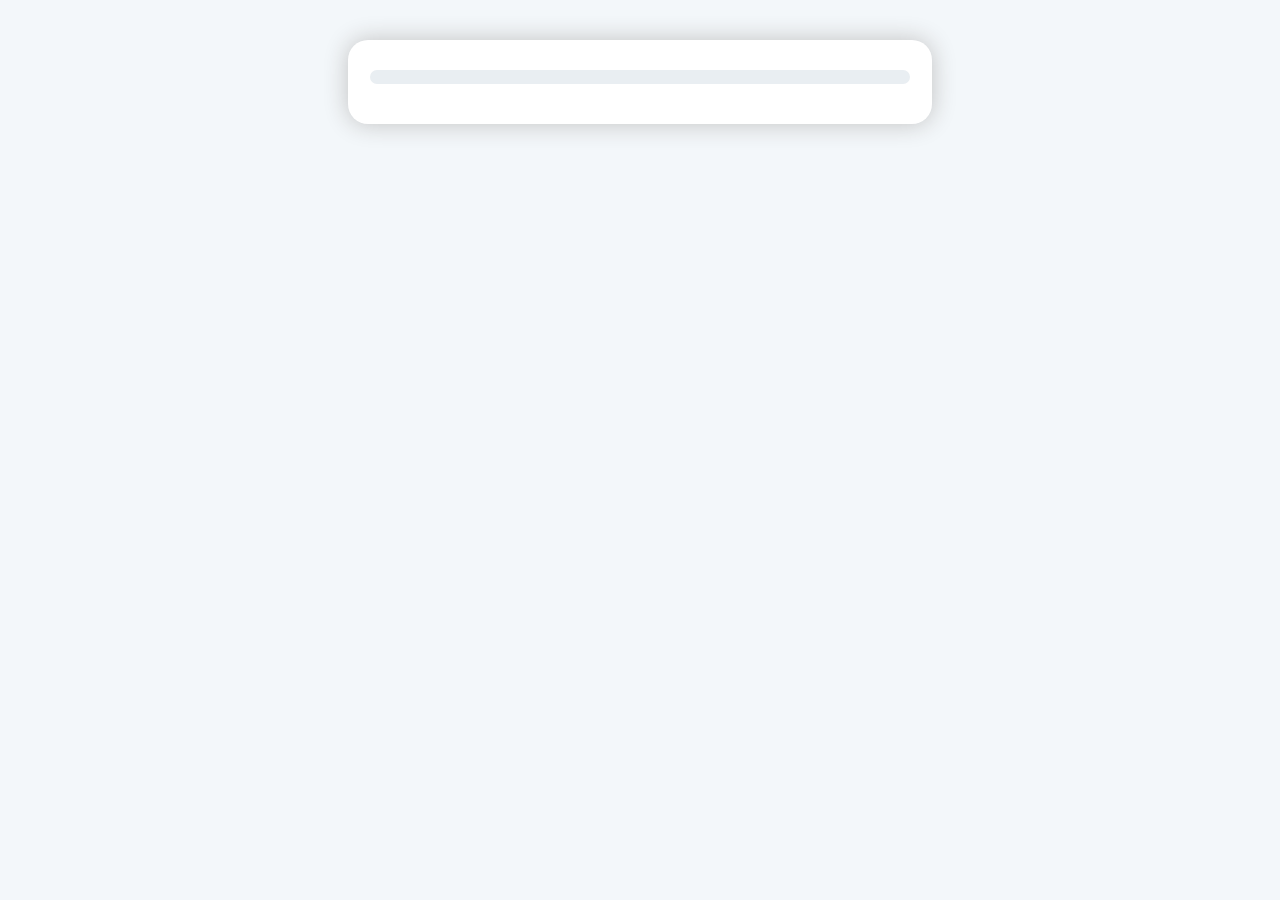
<file: main.html>
<!DOCTYPE html>
<html lang="ar" dir="rtl">
<head>
  <meta charset="UTF-8" />
  <meta name="viewport" content="width=device-width, initial-scale=1" />
  <link rel="stylesheet" href="styles.css">
</head>
<body>
  <div class="main-container">
    <div class="progress-bar">
      <div class="progress-bar-inner" id="progressBar"></div>
    </div>
    <div id="quizContent"></div>
    <button class="btn-secondary" style="display:none" id="backBtn" onclick="goBack()">رجوع</button>
  </div>
  <script src="data.js"></script>
  <script src="main.js"></script>
</body>
</html>
</file>
<file: styles.css>
body {
  background: #F3F7FA;
  font-family: 'Cairo', Tahoma, Arial, sans-serif;
  color: #212121;
  margin: 0;
  padding: 0;
}
.main-container {
  max-width: 540px;
  margin: 40px auto 24px;
  background: #fff;
  border-radius: 20px;
  box-shadow: 0 0 24px #c1c1c1;
  padding: 30px 22px 22px;
}
h1, h2 {
  text-align: center;
  color: #0B6DC4;
}
.progress-bar {
  width: 100%;
  height: 14px;
  background: #e9eef2;
  border-radius: 8px;
  margin-bottom: 18px;
  overflow: hidden;
}
.progress-bar-inner {
  height: 100%;
  background: linear-gradient(90deg, #0B6DC4, #00939B 70%);
  width: 0%;
  transition: width 0.4s;
}
.question {
  margin: 18px 0 10px;
  font-size: 1.2em;
  min-height: 50px;
  text-align: right;
}
.note {
  background: #ffeeb2;
  color: #8a6d00;
  font-size: 1em;
  border-radius: 7px;
  padding: 7px 11px;
  margin-bottom: 16px;
  margin-top: 3px;
  display: inline-block;
}
.option {
  background: #F2F7FB;
  border: 1px solid #d7e7ef;
  border-radius: 12px;
  margin-bottom: 14px;
  padding: 15px 18px;
  font-size: 1.1em;
  cursor: pointer;
  transition: background .2s, border .2s;
  display: flex;
  justify-content: space-between;
  align-items: center;
}
.option.selected {
  background: #e1f3fb;
  border: 1.5px solid #0B6DC4;
}
.answers-bar {
  display: flex;
  gap: 10px;
  margin: 18px 0 0;
}
.answers-bar button {
  flex: 1;
  padding: 10px;
  font-size: 1em;
  border-radius: 8px;
  border: none;
  background: #e9eef2;
  color: #222;
  cursor: pointer;
  transition: background 0.2s;
}
.answers-bar button.selected,
.answers-bar button:active {
  background: #0B6DC4;
  color: #fff;
  font-weight: bold;
}
.btn-main {
  background: linear-gradient(90deg, #0B6DC4 70%, #00939B);
  color: #fff;
  border: none;
  padding: 13px 28px;
  font-size: 1.05em;
  border-radius: 8px;
  margin: 20px 0 10px;
  cursor: pointer;
  display: block;
  width: 100%;
}
.btn-main:disabled {
  background: #a4c7dd;
  cursor: not-allowed;
}
.btn-secondary {
  background: #eee;
  color: #222;
  border: none;
  padding: 11px 20px;
  font-size: 1em;
  border-radius: 8px;
  margin-top: 6px;
  cursor: pointer;
}
.result-section {
  text-align: right;
  margin: 20px 0;
  background: #F2F7FB;
  border: 1.5px solid #e9eef2;
  border-radius: 16px;
  padding: 18px 22px;
}
.result-section strong {
  color: #0B6DC4;
}
.share-btns {
  margin: 18px 0;
  text-align: center;
}
.share-btns button {
  margin: 0 8px;
  padding: 8px 16px;
  border-radius: 6px;
  border: none;
  background: #0B6DC4;
  color: #fff;
  cursor: pointer;
}
.main-question {
  font-size: 1.6em;
  color: #0B6DC4;
  font-weight: bold;
  margin-bottom: 10px;
  margin-top: 16px;
  text-align: right;
}
.stage-label {
  font-size: 1.05em;
  color: #7a8ba6;
  margin-bottom: 18px;
  margin-top: 0px;
  text-align: right;
}

@media (max-width: 700px) {
  .main-container {
    margin: 12px 3px;
    padding: 13px 4px 14px;
  }
  .question {
    font-size: 1.05em;
  }
  .option {
    font-size: 1em;
  }
}
</file>
